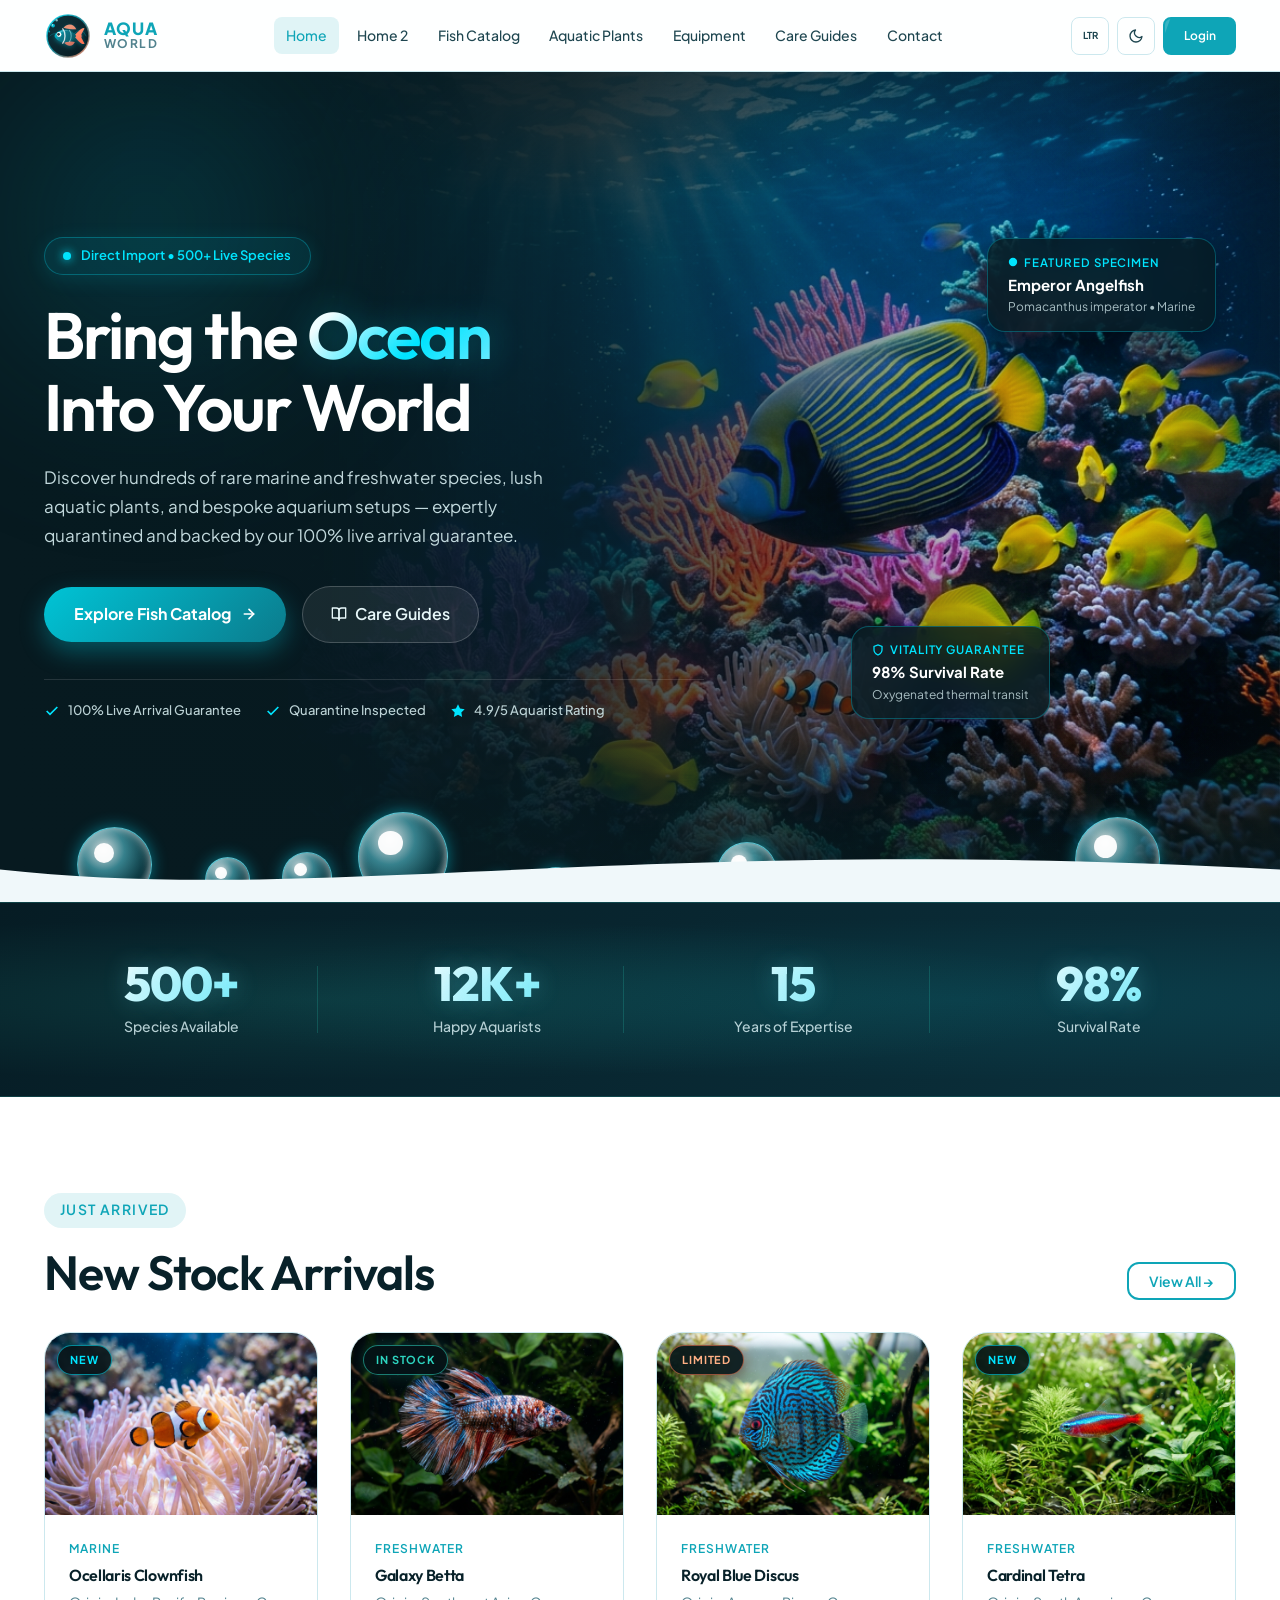
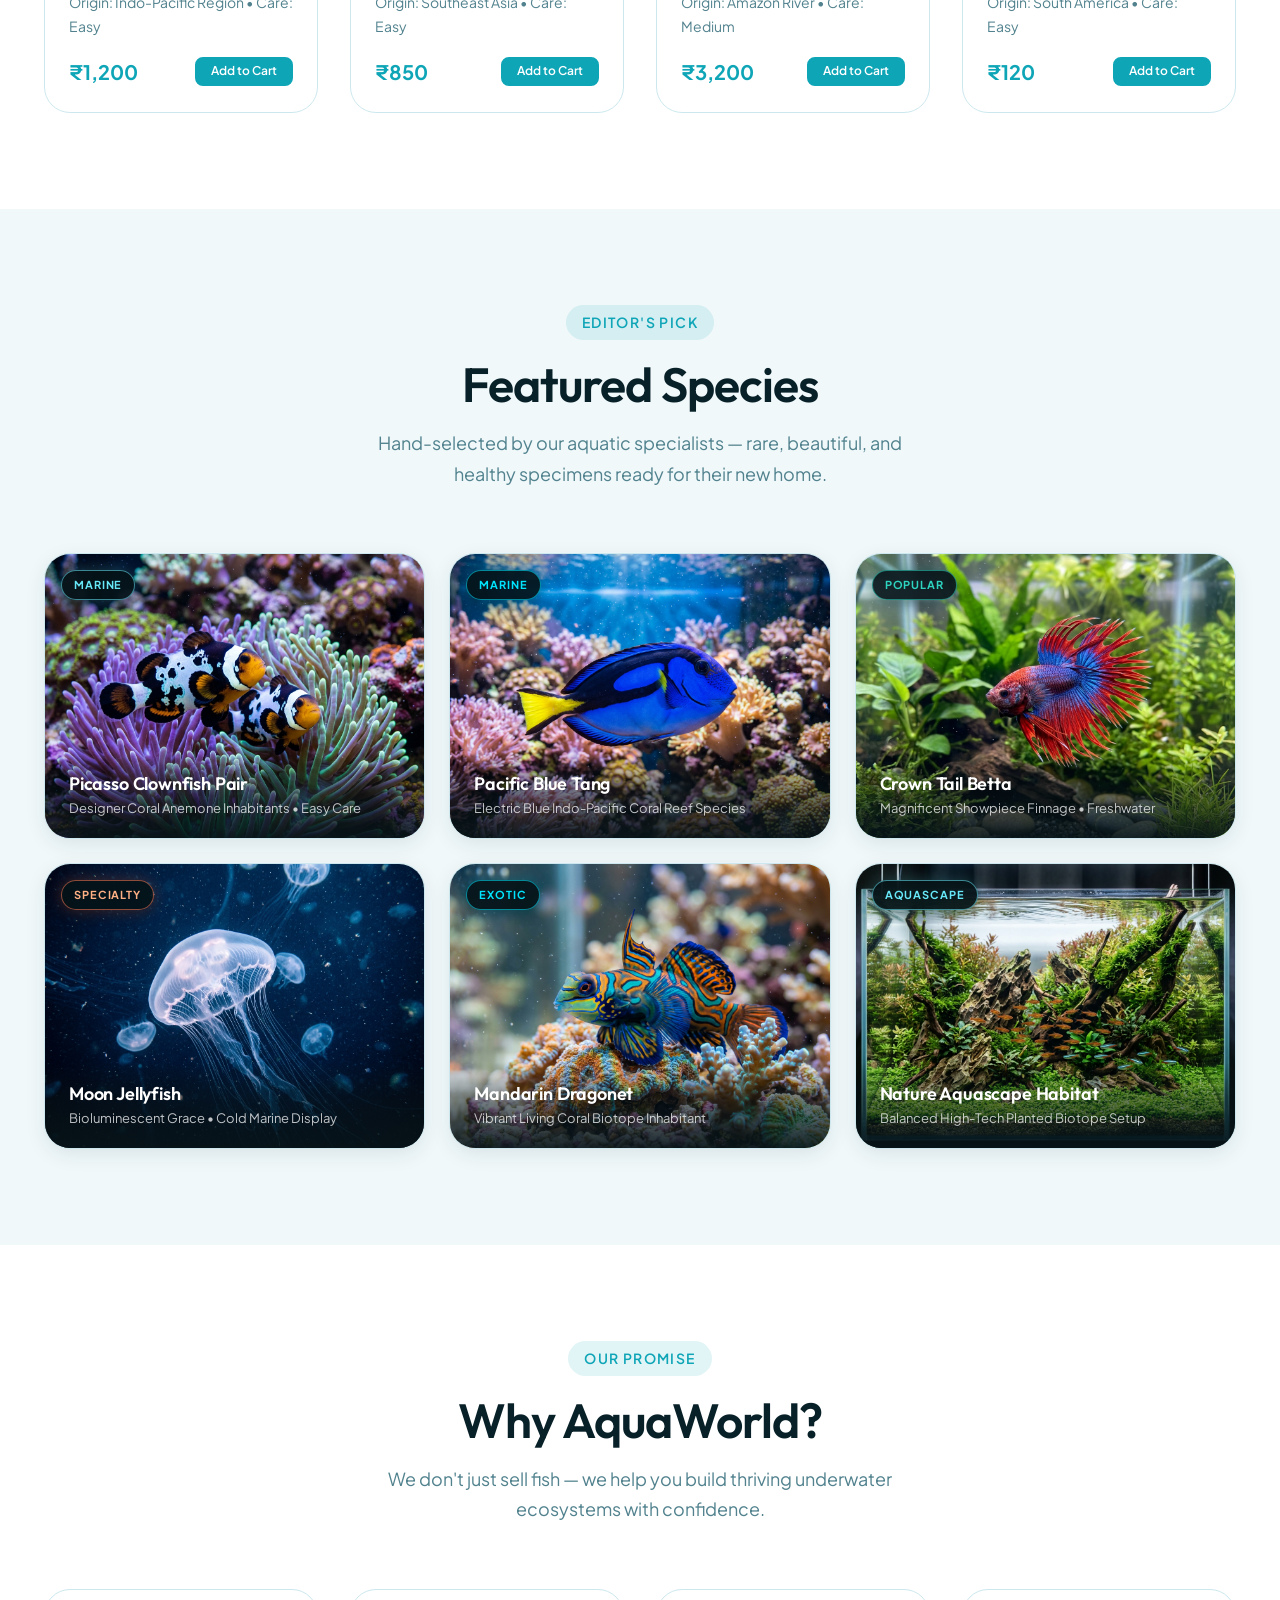
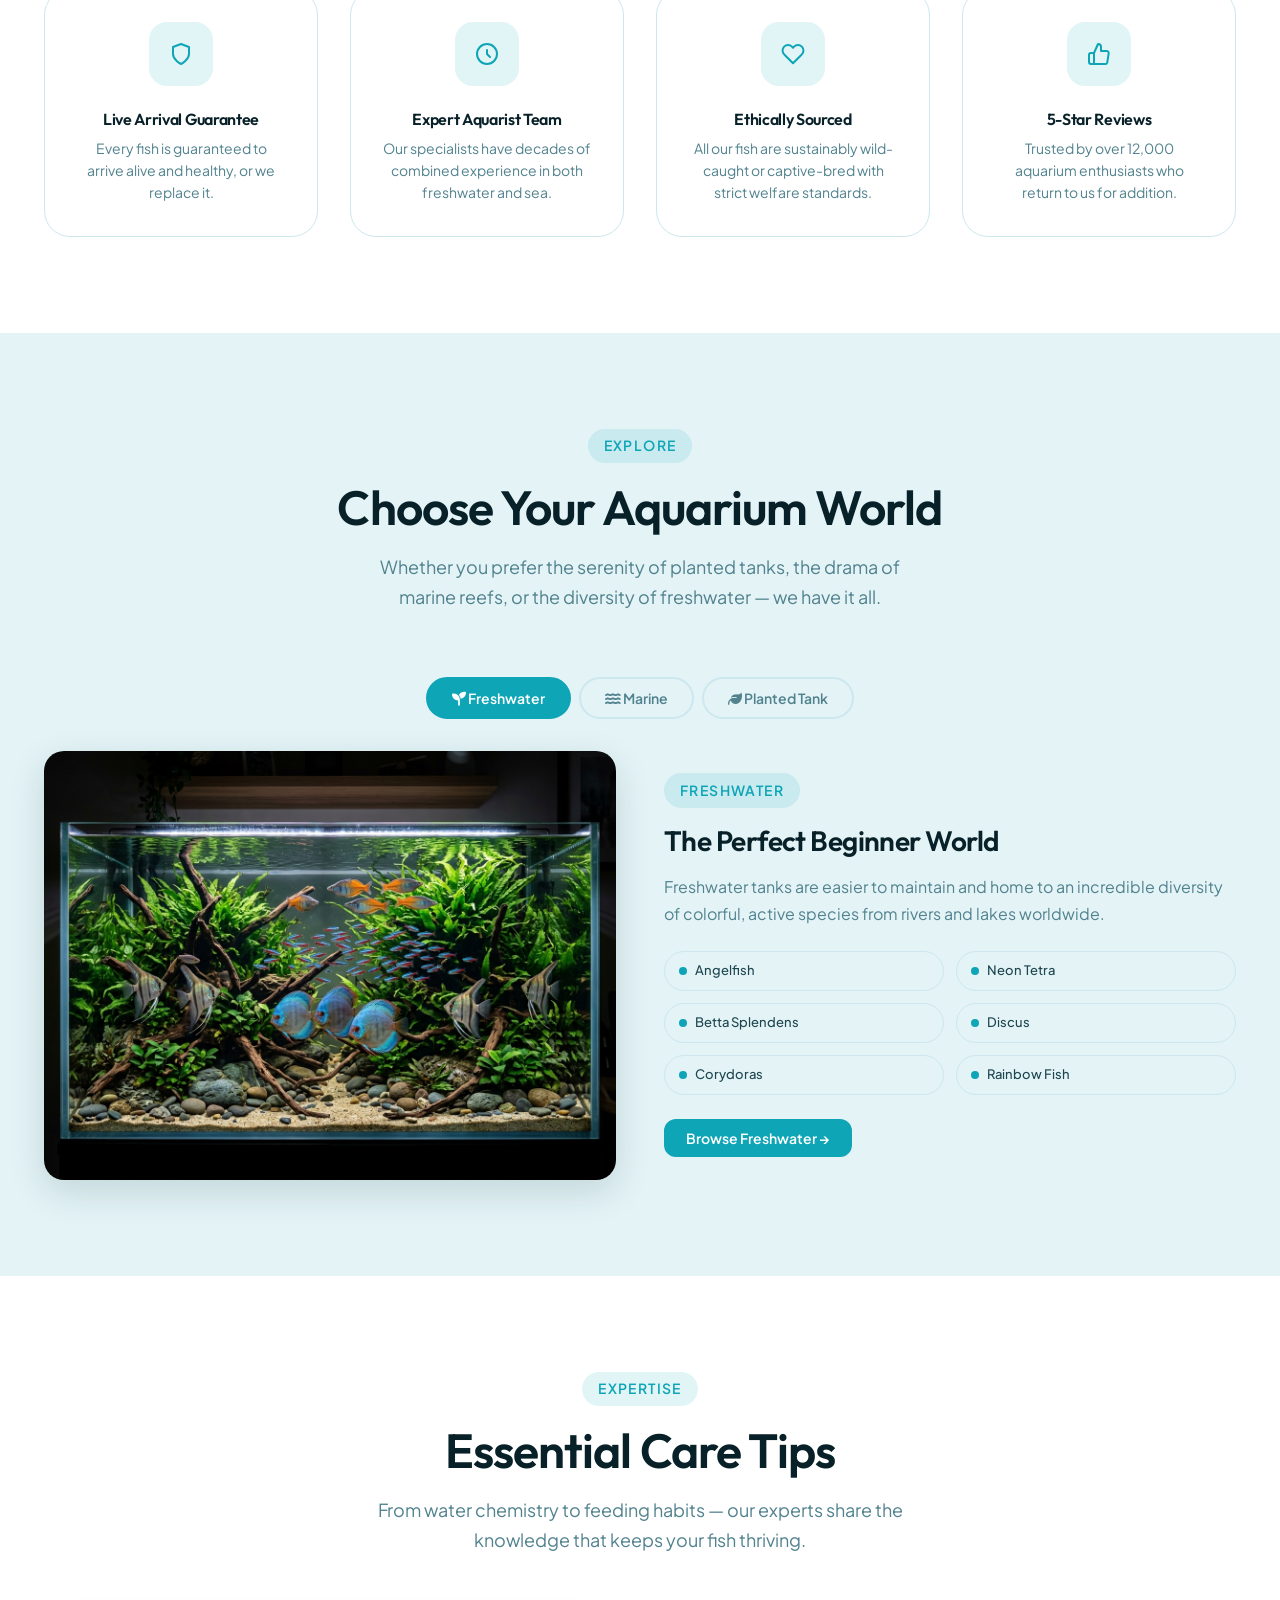
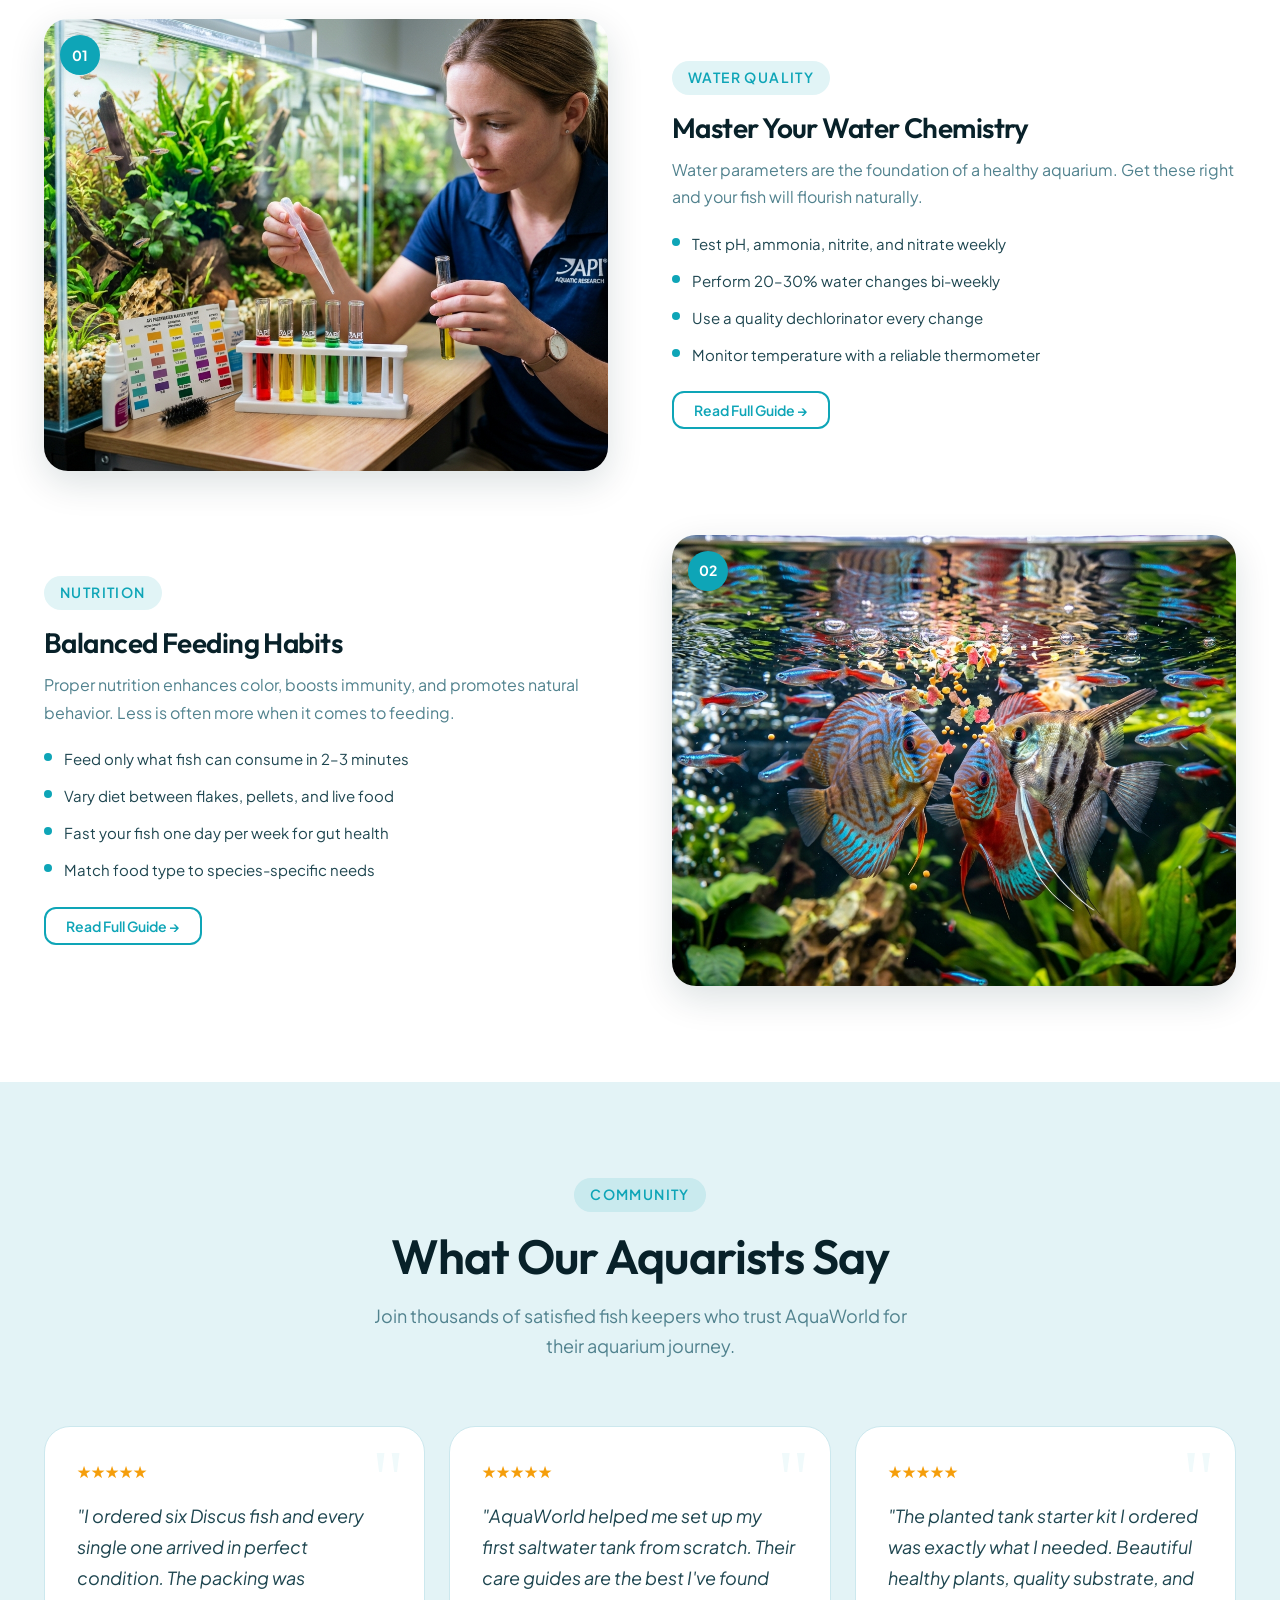
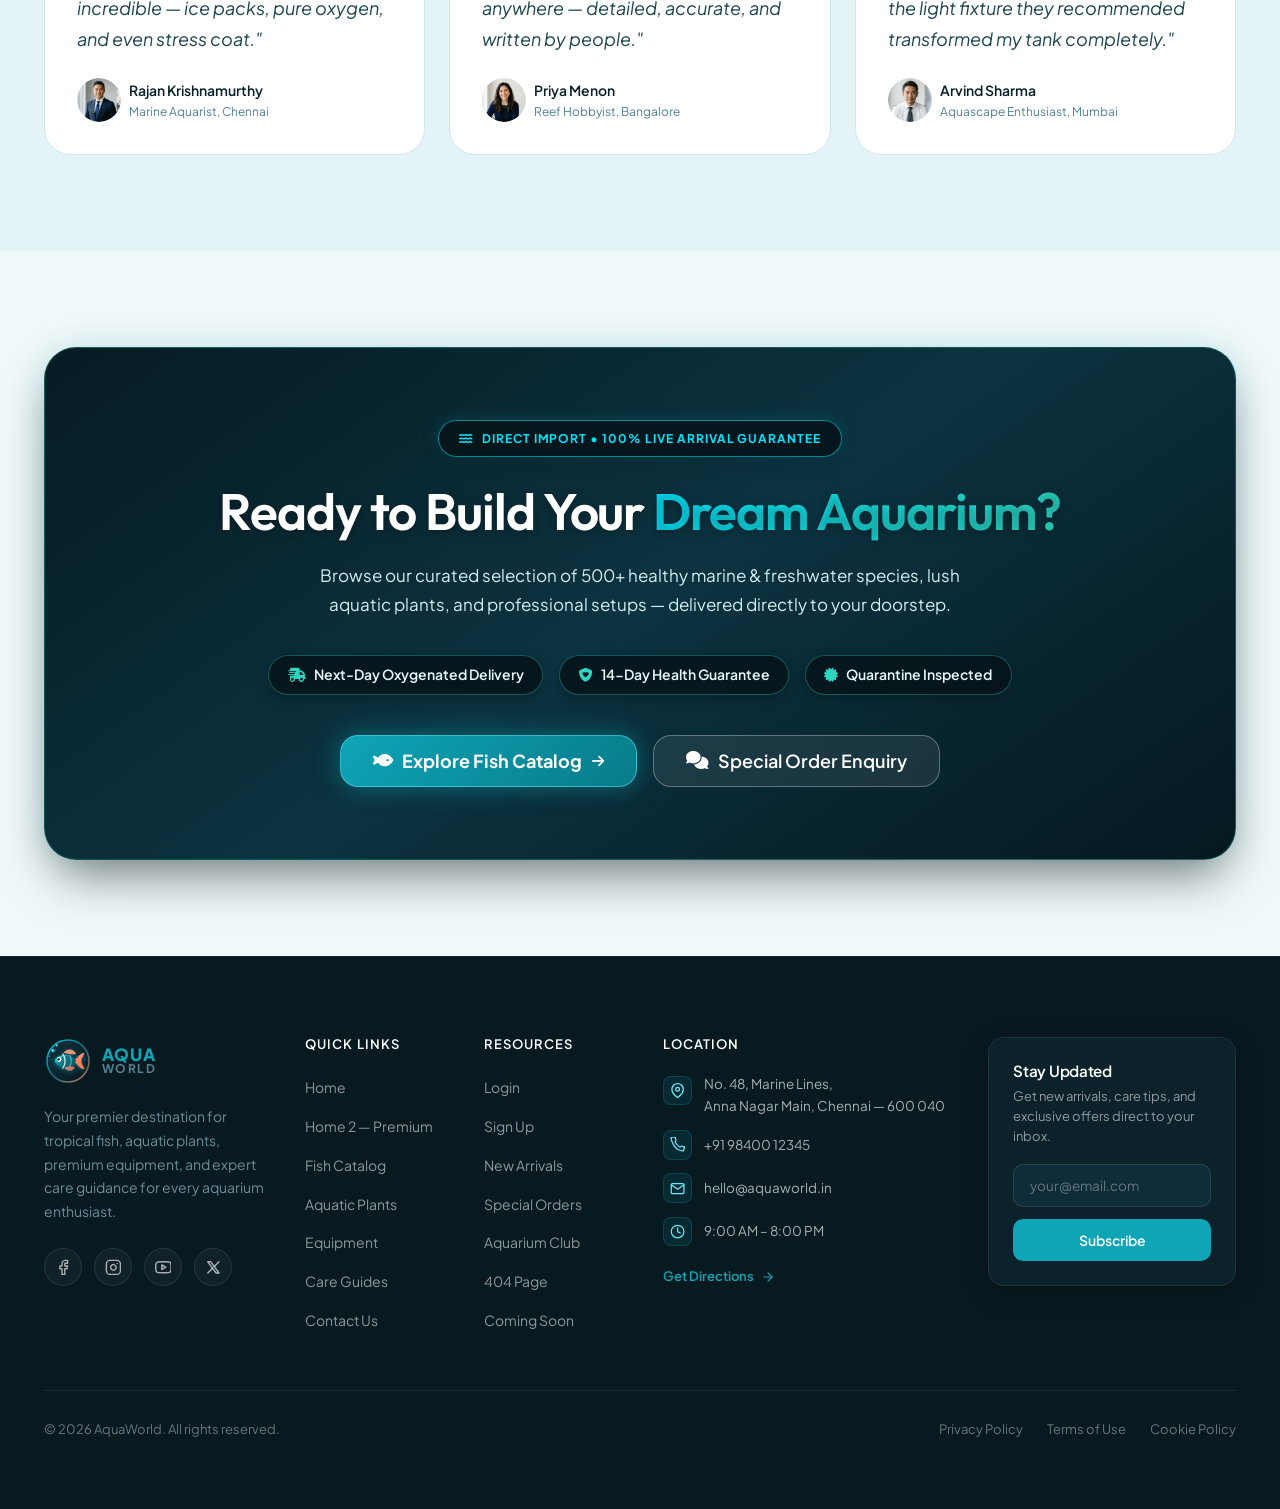
<file: index.html>
<!DOCTYPE html>
<html lang="en" id="root-html">
<head>
    <meta charset="UTF-8">
    <meta name="viewport" content="width=device-width, initial-scale=1.0">
    <meta name="description" content="AquaWorld — Your premier aquarium fish and aquatic supplies store. Shop tropical fish, marine species, aquatic plants, tanks, filters, and expert care guides.">
    <title>AquaWorld | Aquarium Fish & Aquatic Supplies Store</title>
    <link rel="icon" type="image/svg+xml" href="favicon.svg">
    <link rel="stylesheet" href="style.css">
    <style>
        /* ─── Hero Specific (Modern Luxury Aquatic) ─── */
        .hero-home {
            min-height: calc(100vh - 70px);
            position: relative;
            display: flex;
            align-items: center;
            overflow: hidden;
            background: #071a20;
            padding: 4rem 0 5rem;
        }

        .hero-home::before {
            content: '';
            position: absolute;
            top: -15%;
            left: -10%;
            width: 550px;
            height: 550px;
            background: radial-gradient(circle, rgba(0, 229, 255, 0.14) 0%, rgba(11, 123, 140, 0.04) 50%, transparent 75%);
            filter: blur(60px);
            pointer-events: none;
            z-index: 1;
        }

        .hero-fish-visual {
            position: absolute;
            inset: 0;
            width: 100%;
            height: 100%;
            overflow: hidden;
            pointer-events: none;
            z-index: 0;
        }

        .hero-fish-visual img {
            width: 100%;
            height: 100%;
            object-fit: cover;
            object-position: right center;
            filter: brightness(0.95) saturate(1.15);
        }

        /* Seamless luxury multi-stop blending gradient */
        .hero-fish-visual::after {
            content: '';
            position: absolute;
            inset: 0;
            background: linear-gradient(to right, 
                #071a20 0%, 
                rgba(7, 26, 32, 0.98) 25%, 
                rgba(7, 26, 32, 0.85) 45%, 
                rgba(7, 26, 32, 0.40) 68%, 
                rgba(7, 26, 32, 0.05) 86%,
                rgba(7, 26, 32, 0.35) 100%
            ),
            linear-gradient(to bottom,
                rgba(7, 26, 32, 0.6) 0%,
                transparent 15%,
                transparent 80%,
                #071a20 100%
            );
        }

        .hero-content {
            position: relative;
            z-index: 2;
            max-width: 660px;
            color: #fff;
        }

        .hero-pill-badge {
            display: inline-flex;
            align-items: center;
            gap: 0.625rem;
            font-size: 0.8125rem;
            font-weight: 600;
            color: #00E5FF;
            background: rgba(0, 229, 255, 0.08);
            border: 1px solid rgba(0, 229, 255, 0.28);
            padding: 0.45rem 1.15rem;
            border-radius: 9999px;
            margin-bottom: 1.5rem;
            backdrop-filter: blur(12px);
            box-shadow: 0 4px 20px rgba(0, 229, 255, 0.12);
        }

        .badge-pulse-dot {
            width: 8px;
            height: 8px;
            border-radius: 50%;
            background: #00E5FF;
            box-shadow: 0 0 10px #00E5FF;
            animation: pulse-glow 2s infinite;
        }

        @keyframes pulse-glow {
            0%, 100% { transform: scale(1); opacity: 1; box-shadow: 0 0 6px #00E5FF; }
            50% { transform: scale(1.3); opacity: 0.7; box-shadow: 0 0 14px #00E5FF; }
        }

        .hero-title-main {
            font-size: clamp(2.6rem, 5.2vw, 4.1rem);
            font-weight: 600;
            line-height: 1.1;
            letter-spacing: -0.03em;
            color: #FFFFFF;
            margin-bottom: 1.25rem;
        }

        .hero-title-gradient {
            background: linear-gradient(135deg, #FFFFFF 15%, #00E5FF 60%, #7BEBFF 100%);
            -webkit-background-clip: text;
            -webkit-text-fill-color: transparent;
            text-shadow: 0 0 35px rgba(0, 229, 255, 0.3);
            display: inline-block;
        }

        .hero-description {
            font-size: 1.0625rem;
            color: rgba(220, 243, 246, 0.88);
            line-height: 1.7;
            margin-bottom: 2.25rem;
            max-width: 540px;
            font-weight: 400;
        }

        .hero-cta-group {
            display: flex;
            align-items: center;
            gap: 1rem;
            flex-wrap: wrap;
            margin-bottom: 2.25rem;
        }

        .btn-hero-primary {
            display: inline-flex;
            align-items: center;
            gap: 0.625rem;
            background: linear-gradient(135deg, #00C4D6 0%, #0B7B8C 100%);
            color: #FFFFFF;
            font-weight: 700;
            font-size: 1rem;
            padding: 0.875rem 1.85rem;
            border-radius: var(--radius-full);
            text-decoration: none;
            box-shadow: 0 10px 25px rgba(0, 196, 214, 0.35);
            transition: all 0.3s cubic-bezier(0.16, 1, 0.3, 1);
        }

        .btn-hero-primary:hover {
            transform: translateY(-3px);
            box-shadow: 0 15px 35px rgba(0, 196, 214, 0.5);
            filter: brightness(1.08);
            color: #fff;
        }

        .btn-hero-secondary {
            display: inline-flex;
            align-items: center;
            gap: 0.5rem;
            background: rgba(255, 255, 255, 0.07);
            color: #E8F8FA;
            font-weight: 600;
            font-size: 1rem;
            padding: 0.875rem 1.75rem;
            border-radius: var(--radius-full);
            border: 1px solid rgba(255, 255, 255, 0.2);
            backdrop-filter: blur(10px);
            text-decoration: none;
            transition: all 0.3s ease;
        }

        .btn-hero-secondary:hover {
            background: rgba(255, 255, 255, 0.14);
            border-color: #00E5FF;
            color: #00E5FF;
            transform: translateY(-3px);
        }

        .hero-trust-strip {
            display: flex;
            align-items: center;
            gap: 1.5rem;
            flex-wrap: wrap;
            padding-top: 1.25rem;
            border-top: 1px solid rgba(255, 255, 255, 0.12);
        }

        .hero-trust-item {
            display: flex;
            align-items: center;
            gap: 0.5rem;
            font-size: 0.8125rem;
            color: rgba(220, 243, 246, 0.85);
            font-weight: 500;
        }

        .hero-trust-item svg {
            color: #00E5FF;
            flex-shrink: 0;
        }

        /* Floating Hero Badges (Right side over visual) */
        .hero-floating-card {
            position: absolute;
            background: rgba(7, 26, 32, 0.78);
            backdrop-filter: blur(16px);
            border: 1px solid rgba(0, 229, 255, 0.28);
            border-radius: var(--radius-lg);
            padding: 0.85rem 1.25rem;
            color: #fff;
            box-shadow: 0 20px 40px rgba(0, 0, 0, 0.45);
            z-index: 2;
            pointer-events: auto;
            transition: transform 0.4s ease, border-color 0.3s ease;
            animation: floatSlow 6s ease-in-out infinite;
        }

        .hero-floating-card:hover {
            transform: translateY(-6px) scale(1.02);
            border-color: rgba(0, 229, 255, 0.6);
        }

        .hero-floating-card-1 {
            top: 20%;
            right: 5%;
            animation-delay: 0s;
        }

        .hero-floating-card-2 {
            bottom: 22%;
            right: 18%;
            animation-delay: 3s;
        }

        @keyframes floatSlow {
            0%, 100% { transform: translateY(0); }
            50% { transform: translateY(-10px); }
        }

        .floating-card-title {
            font-size: 0.72rem;
            font-weight: 600;
            color: #00E5FF;
            text-transform: uppercase;
            letter-spacing: 0.08em;
            margin-bottom: 0.25rem;
            display: flex;
            align-items: center;
            gap: 0.4rem;
        }

        .floating-card-value {
            font-size: 0.9375rem;
            font-weight: 700;
            color: #FFFFFF;
            line-height: 1.2;
        }

        .floating-card-meta {
            font-size: 0.75rem;
            color: rgba(220, 243, 246, 0.75);
            margin-top: 0.2rem;
        }



        /* Featured 3x2 Grid */
        .featured-grid-3x2 {
            display: grid;
            grid-template-columns: repeat(3, 1fr);
            gap: 1.5rem;
        }

        .species-card-3x2 {
            border-radius: var(--radius-xl);
            overflow: hidden;
            position: relative;
            aspect-ratio: 4/3;
            background: var(--bg-surface-2);
            box-shadow: var(--shadow-md);
            border: 1px solid var(--border-color);
            transition: transform var(--transition-premium), box-shadow var(--transition-premium), border-color var(--transition-base);
            cursor: pointer;
            text-decoration: none;
            display: block;
        }

        .species-card-3x2:hover {
            transform: translateY(-6px);
            box-shadow: var(--glow-primary);
            border-color: rgba(11,123,140,0.4);
        }

        .species-card-3x2 img {
            position: absolute;
            inset: 0;
            width: 100%;
            height: 100%;
            object-fit: cover;
            transition: transform 0.7s cubic-bezier(0.16,1,0.3,1), filter 0.4s ease;
        }

        .species-card-3x2:hover img {
            transform: scale(1.08);
            filter: brightness(1.06) saturate(1.1);
        }

        .species-card-3x2-badge {
            position: absolute;
            top: 1rem;
            left: 1rem;
            z-index: 2;
        }

        .species-card-3x2-info {
            position: absolute;
            bottom: 0;
            left: 0;
            right: 0;
            padding: 1.25rem 1.5rem;
            background: linear-gradient(to top, rgba(7,20,25,0.95) 0%, rgba(7,20,25,0.5) 60%, transparent 100%);
            color: #fff;
            z-index: 2;
            transform: translateY(2px);
            transition: transform var(--transition-base);
        }

        .species-card-3x2:hover .species-card-3x2-info {
            transform: translateY(0);
        }

        .species-card-3x2-info h4 {
            font-size: 1.125rem;
            font-weight: 600;
            color: #fff;
            margin-bottom: 0.25rem;
            letter-spacing: -0.01em;
        }

        .species-card-3x2-info p {
            font-size: 0.8125rem;
            color: rgba(255,255,255,0.75);
            font-weight: 400;
            margin-bottom: 0;
        }

        /* Aquarium Types */
        .aq-type-tabs { display: flex; gap: 0.5rem; margin-bottom: 2rem; flex-wrap: wrap; justify-content: center; }
        .aq-tab-btn {
            padding: 0.625rem 1.5rem;
            border-radius: 9999px;
            font-size: 0.875rem;
            font-weight: 600;
            border: 2px solid var(--border-color);
            background: transparent;
            color: var(--text-muted);
            cursor: pointer;
            transition: all 0.2s;
            font-family: var(--font-sans);
        }
        .aq-tab-btn:hover, .aq-tab-btn.active {
            background: var(--clr-primary);
            border-color: var(--clr-primary);
            color: #fff;
        }

        .aq-type-content { display: none; }
        .aq-type-content.active { display: grid; grid-template-columns: 1fr 1fr; gap: 3rem; align-items: center; }

        .aq-type-img {
            border-radius: 1.25rem;
            overflow: hidden;
            aspect-ratio: 4/3;
            box-shadow: var(--shadow-lg);
        }

        .aq-type-img img { width: 100%; height: 100%; object-fit: cover; }

        .aq-type-fish-list {
            display: grid;
            grid-template-columns: 1fr 1fr;
            gap: 0.75rem;
            margin-top: 1.5rem;
        }

        .aq-fish-chip {
            display: flex;
            align-items: center;
            gap: 0.5rem;
            padding: 0.5rem 0.875rem;
            background: var(--bg-surface-2);
            border: 1px solid var(--border-color);
            border-radius: 9999px;
            font-size: 0.8125rem;
            font-weight: 500;
            color: var(--text-body);
        }

        .aq-fish-dot { width: 8px; height: 8px; border-radius: 50%; background: var(--clr-primary); }

        /* Care tips alternating */
        .care-tip-row {
            display: grid;
            grid-template-columns: 1fr 1fr;
            gap: 4rem;
            align-items: center;
            margin-bottom: 4rem;
        }
        .care-tip-row:last-child { margin-bottom: 0; }
        .care-tip-row.rev { direction: rtl; }
        .care-tip-row.rev > * { direction: ltr; }

        .care-tip-img-wrap {
            border-radius: 1.5rem;
            overflow: hidden;
            aspect-ratio: 5/4;
            box-shadow: var(--shadow-lg);
            position: relative;
        }

        .care-tip-img-wrap img { width: 100%; height: 100%; object-fit: cover; }

        .care-tip-num {
            position: absolute;
            top: 1rem; left: 1rem;
            width: 40px; height: 40px;
            background: var(--clr-primary);
            color: #fff;
            border-radius: 50%;
            display: flex;
            align-items: center;
            justify-content: center;
            font-size: 0.875rem;
            font-weight: 700;
        }

        .care-list { list-style: none; display: flex; flex-direction: column; gap: 0.75rem; margin-top: 1.25rem; }

        .care-list li {
            display: flex;
            align-items: flex-start;
            gap: 0.75rem;
            font-size: 0.9375rem;
            color: var(--text-body);
            font-weight: 400;
        }

        .care-list li::before {
            content: '';
            width: 8px; height: 8px;
            background: var(--clr-primary);
            border-radius: 50%;
            flex-shrink: 0;
            margin-top: 7px;
        }

        /* Testimonials */
        .testimonials-grid {
            display: grid;
            grid-template-columns: repeat(3, 1fr);
            gap: 1.5rem;
        }

        /* Wave divider */
        .wave-top {
            width: 100%;
            overflow: hidden;
            line-height: 0;
            margin-bottom: -2px;
        }
        .wave-top svg { display: block; width: 100%; }

        /* ─── RTL Support for Hero & Index Elements ─── */
        [dir="rtl"] .hero-home {
            background: radial-gradient(circle at 90% 40%, #0d313c 0%, #071a20 55%, #030d10 100%);
        }
        [dir="rtl"] .hero-home::before {
            left: auto;
            right: -10%;
        }
        [dir="rtl"] .hero-fish-visual img {
            object-position: left center;
        }
        [dir="rtl"] .hero-fish-visual::after {
            background: linear-gradient(to left, 
                #071a20 0%, 
                rgba(7, 26, 32, 0.98) 25%, 
                rgba(7, 26, 32, 0.85) 45%, 
                rgba(7, 26, 32, 0.40) 68%, 
                rgba(7, 26, 32, 0.05) 86%, 
                rgba(7, 26, 32, 0.35) 100%
            ),
            linear-gradient(to bottom,
                rgba(7, 26, 32, 0.6) 0%,
                transparent 15%,
                transparent 80%,
                #071a20 100%
            );
        }
        [dir="rtl"] .hero-floating-card-1 {
            right: auto;
            left: 5%;
        }
        [dir="rtl"] .hero-floating-card-2 {
            right: auto;
            left: 18%;
        }
        [dir="rtl"] .hero-content {
            text-align: right;
        }
        [dir="rtl"] .hero-description {
            direction: ltr;
            text-align: right;
            unicode-bidi: plaintext;
        }
        [dir="rtl"] .btn-hero-primary svg {
            transform: scaleX(-1);
        }
        [dir="rtl"] .species-card-3x2-badge {
            left: auto;
            right: 1rem;
        }
        [dir="rtl"] .care-tip-num {
            left: auto;
            right: 1rem;
        }
        [dir="rtl"] .care-tip-row.rev {
            direction: ltr;
        }
        [dir="rtl"] .care-tip-row.rev > * {
            direction: rtl;
        }

        @media (max-width: 1024px) {
            .hero-floating-card { display: none; }
            .featured-grid-3x2 { grid-template-columns: repeat(2, 1fr); }
            .aq-type-content.active { grid-template-columns: 1fr; gap: 2rem; }
            .testimonials-grid { grid-template-columns: 1fr 1fr; }
            .testimonials-grid .testimonial-card:last-child:nth-child(odd) {
                grid-column: 1 / -1;
                justify-self: center;
                width: 100%;
                max-width: calc(50% - 0.75rem);
            }
        }

        @media (max-width: 768px) {
            .hero-fish-visual img { opacity: 0.35; object-position: center; }
            .hero-floating-card { display: none; }
            .hero-home { padding: 3.5rem 0 4.5rem; min-height: auto; }
            .hero-title-main { font-size: 2.35rem; }
            .featured-grid-3x2 { grid-template-columns: 1fr; }
            .care-tip-row, .care-tip-row.rev { grid-template-columns: 1fr; direction: ltr; gap: 2rem; }
            .testimonials-grid { grid-template-columns: 1fr; }
            .testimonials-grid .testimonial-card:last-child:nth-child(odd) {
                grid-column: auto;
                max-width: 100%;
            }
            .aq-type-fish-list { grid-template-columns: 1fr; }
        }
    </style>
</head>
<body>

<!-- Navbar placeholder -->
<div id="main-nav"></div>

<!-- ─── HERO ──────────────────────────────────────── -->
<section class="hero-home">
    <!-- Bubble decorations -->
    <div class="bubble-wrap" aria-hidden="true">
        <div class="bubble" style="width:75px;height:75px;left:6%;bottom:0;animation-duration:12s;animation-delay:0s;"></div>
        <div class="bubble" style="width:45px;height:45px;left:16%;bottom:0;animation-duration:9s;animation-delay:1.5s;"></div>
        <div class="bubble" style="width:90px;height:90px;left:28%;bottom:0;animation-duration:14s;animation-delay:3s;"></div>
        <div class="bubble" style="width:35px;height:35px;left:42%;bottom:0;animation-duration:8s;animation-delay:0.8s;"></div>
        <div class="bubble" style="width:60px;height:60px;left:56%;bottom:0;animation-duration:11s;animation-delay:2.2s;"></div>
        <div class="bubble" style="width:40px;height:40px;left:70%;bottom:0;animation-duration:10s;animation-delay:4s;"></div>
        <div class="bubble" style="width:85px;height:85px;left:84%;bottom:0;animation-duration:13s;animation-delay:1s;"></div>
        <div class="bubble" style="width:30px;height:30px;left:92%;bottom:0;animation-duration:7s;animation-delay:2.8s;"></div>
        <div class="bubble" style="width:50px;height:50px;left:22%;bottom:0;animation-duration:10.5s;animation-delay:5s;"></div>
        <div class="bubble" style="width:25px;height:25px;left:38%;bottom:0;animation-duration:6.5s;animation-delay:4.2s;"></div>
    </div>

    <!-- Fish visual (right side with seamless multi-stop gradient mask) -->
    <div class="hero-fish-visual">
        <img src="assets/images/hero_ocean_fish.jpg" alt="Vibrant marine coral reef aquarium with Emperor Angelfish and Yellow Tangs" loading="eager" class="animate-slow-zoom">
    </div>

    <!-- Floating Specimen Card 1 (Top Right) -->
    <div class="hero-floating-card hero-floating-card-1">
        <div class="floating-card-title">
            <svg width="10" height="10" viewBox="0 0 24 24" fill="#00E5FF"><circle cx="12" cy="12" r="10"/></svg>
            Featured Specimen
        </div>
        <div class="floating-card-value">Emperor Angelfish</div>
        <div class="floating-card-meta">Pomacanthus imperator &bull; Marine</div>
    </div>

    <!-- Floating Vitality Card 2 (Bottom Right) -->
    <div class="hero-floating-card hero-floating-card-2">
        <div class="floating-card-title">
            <svg width="12" height="12" viewBox="0 0 24 24" fill="none" stroke="currentColor" stroke-width="2.5"><path d="M12 22s8-4 8-10V5l-8-3-8 3v7c0 6 8 10 8 10z"/></svg>
            Vitality Guarantee
        </div>
        <div class="floating-card-value">98% Survival Rate</div>
        <div class="floating-card-meta">Oxygenated thermal transit</div>
    </div>

    <!-- Content -->
    <div class="container" style="position:relative;z-index:2;">
        <div class="hero-content animate-fade-in-up">
            <div class="hero-pill-badge">
                <span class="badge-pulse-dot"></span>
                Direct Import &bull; 500+ Live Species
            </div>
            <h1 class="hero-title-main">
                Bring the <span class="hero-title-gradient">Ocean</span><br>
                Into Your World
            </h1>
            <p class="hero-description">
                Discover hundreds of rare marine and freshwater species, lush aquatic plants, and bespoke aquarium setups — expertly quarantined and backed by our 100% live arrival guarantee.
            </p>
            <div class="hero-cta-group">
                <a href="catalog.html" class="btn-hero-primary">
                    Explore Fish Catalog
                    <svg xmlns="http://www.w3.org/2000/svg" width="16" height="16" viewBox="0 0 24 24" fill="none" stroke="currentColor" stroke-width="2.5" stroke-linecap="round" stroke-linejoin="round"><line x1="5" y1="12" x2="19" y2="12"></line><polyline points="12 5 19 12 12 19"></polyline></svg>
                </a>
                <a href="care-guides.html" class="btn-hero-secondary">
                    <svg xmlns="http://www.w3.org/2000/svg" width="16" height="16" viewBox="0 0 24 24" fill="none" stroke="currentColor" stroke-width="2" stroke-linecap="round" stroke-linejoin="round"><path d="M2 3h6a4 4 0 0 1 4 4v14a3 3 0 0 0-3-3H2z"></path><path d="M22 3h-6a4 4 0 0 0-4 4v14a3 3 0 0 1 3-3h7z"></path></svg>
                    Care Guides
                </a>
            </div>

            <div class="hero-trust-strip">
                <div class="hero-trust-item">
                    <svg xmlns="http://www.w3.org/2000/svg" width="16" height="16" viewBox="0 0 24 24" fill="none" stroke="currentColor" stroke-width="2.5"><polyline points="20 6 9 17 4 12"></polyline></svg>
                    100% Live Arrival Guarantee
                </div>
                <div class="hero-trust-item">
                    <svg xmlns="http://www.w3.org/2000/svg" width="16" height="16" viewBox="0 0 24 24" fill="none" stroke="currentColor" stroke-width="2.5"><polyline points="20 6 9 17 4 12"></polyline></svg>
                    Quarantine Inspected
                </div>
                <div class="hero-trust-item">
                    <svg xmlns="http://www.w3.org/2000/svg" width="16" height="16" viewBox="0 0 24 24" fill="currentColor"><polygon points="12 2 15.09 8.26 22 9.27 17 14.14 18.18 21.02 12 17.77 5.82 21.02 7 14.14 2 9.27 8.91 8.26 12 2"/></svg>
                    4.9/5 Aquarist Rating
                </div>
            </div>
        </div>
    </div>

    <!-- Hero bottom wave -->
    <div class="wave-top" style="position:absolute;bottom:-1px;left:0;right:0;z-index:3;">
        <svg viewBox="0 0 1440 80" fill="none" xmlns="http://www.w3.org/2000/svg" preserveAspectRatio="none">
            <path d="M0,40 C360,80 720,0 1440,40 L1440,80 L0,80 Z" fill="var(--bg-base)"/>
        </svg>
    </div>
</section>

<!-- ─── STATS STRIP ────────────────────────────────── -->
<section class="stats-strip">
    <div class="container">
        <div class="stats-grid">
            <div class="stat-item reveal">
                <span class="stat-number">500+</span>
                <span class="stat-label">Species Available</span>
            </div>
            <div class="stat-item reveal delay-100">
                <span class="stat-number">12K+</span>
                <span class="stat-label">Happy Aquarists</span>
            </div>
            <div class="stat-item reveal delay-200">
                <span class="stat-number">15</span>
                <span class="stat-label">Years of Expertise</span>
            </div>
            <div class="stat-item reveal delay-300">
                <span class="stat-number">98%</span>
                <span class="stat-label">Survival Rate</span>
            </div>
        </div>
    </div>
</section>

<!-- ─── NEW STOCK ARRIVALS ─────────────────────────── -->
<section class="section bg-surface">
    <div class="container">
        <div class="section-header" style="display:flex;align-items:flex-end;justify-content:space-between;flex-wrap:wrap;gap:1rem;margin-bottom:2rem;">
            <div>
                <span class="section-label">Just Arrived</span>
                <h2 class="section-title" style="margin-bottom:0;">New Stock Arrivals</h2>
            </div>
            <a href="catalog.html" class="btn btn-secondary">View All →</a>
        </div>

        <div class="grid-4 stagger-children reveal">
            <!-- Arrival card 1 -->
            <div class="product-card">
                <div class="product-card-img-wrap">
                    <img src="assets/images/ocellaris_clownfish.jpg" alt="Ocellaris Clownfish" loading="lazy">
                    <div class="product-card-badge"><span class="badge badge-primary">New</span></div>
                </div>
                <div class="product-card-body">
                    <span class="product-card-category">Marine</span>
                    <h3 class="product-card-name">Ocellaris Clownfish</h3>
                    <p class="product-card-meta">Origin: Indo-Pacific Region &bull; Care: Easy</p>
                    <div class="product-card-footer">
                        <span class="product-price">₹1,200</span>
                        <a href="catalog.html" class="btn btn-primary btn-sm">Add to Cart</a>
                    </div>
                </div>
            </div>

            <!-- Arrival card 2 -->
            <div class="product-card">
                <div class="product-card-img-wrap">
                    <img src="assets/images/galaxy_betta.jpg" alt="Galaxy Betta" loading="lazy">
                    <div class="product-card-badge"><span class="badge badge-success">In Stock</span></div>
                </div>
                <div class="product-card-body">
                    <span class="product-card-category">Freshwater</span>
                    <h3 class="product-card-name">Galaxy Betta</h3>
                    <p class="product-card-meta">Origin: Southeast Asia &bull; Care: Easy</p>
                    <div class="product-card-footer">
                        <span class="product-price">₹850</span>
                        <a href="catalog.html" class="btn btn-primary btn-sm">Add to Cart</a>
                    </div>
                </div>
            </div>

            <!-- Arrival card 3 -->
            <div class="product-card">
                <div class="product-card-img-wrap">
                    <img src="assets/images/royal_blue_discus.jpg" alt="Royal Blue Discus" loading="lazy">
                    <div class="product-card-badge"><span class="badge badge-warning">Limited</span></div>
                </div>
                <div class="product-card-body">
                    <span class="product-card-category">Freshwater</span>
                    <h3 class="product-card-name">Royal Blue Discus</h3>
                    <p class="product-card-meta">Origin: Amazon River &bull; Care: Medium</p>
                    <div class="product-card-footer">
                        <span class="product-price">₹3,200</span>
                        <a href="catalog.html" class="btn btn-primary btn-sm">Add to Cart</a>
                    </div>
                </div>
            </div>

            <!-- Arrival card 4 -->
            <div class="product-card">
                <div class="product-card-img-wrap">
                    <img src="assets/images/cardinal_tetra.jpg" alt="Cardinal Tetra" loading="lazy">
                    <div class="product-card-badge"><span class="badge badge-primary">New</span></div>
                </div>
                <div class="product-card-body">
                    <span class="product-card-category">Freshwater</span>
                    <h3 class="product-card-name">Cardinal Tetra</h3>
                    <p class="product-card-meta">Origin: South America &bull; Care: Easy</p>
                    <div class="product-card-footer">
                        <span class="product-price">₹120</span>
                        <a href="catalog.html" class="btn btn-primary btn-sm">Add to Cart</a>
                    </div>
                </div>
            </div>
        </div>
    </div>
</section>

<!-- ─── FEATURED SPECIES (3x2 Grid) ────────────────── -->
<section class="section">
    <div class="container">
        <div class="section-header centered reveal">
            <span class="section-label">Editor's Pick</span>
            <h2 class="section-title">Featured Species</h2>
            <p class="section-desc">Hand-selected by our aquatic specialists — rare, beautiful, and healthy specimens ready for their new home.</p>
        </div>

        <div class="featured-grid-3x2 stagger-children reveal">
            <!-- Card 1 -->
            <a href="catalog.html" class="species-card-3x2">
                <div class="species-card-3x2-badge">
                    <span class="badge badge-info">Marine</span>
                </div>
                <img src="assets/images/picasso_clownfish.jpg" alt="Picasso Clownfish Pair" loading="lazy">
                <div class="species-card-3x2-info">
                    <h4>Picasso Clownfish Pair</h4>
                    <p>Designer Coral Anemone Inhabitants &bull; Easy Care</p>
                </div>
            </a>

            <!-- Card 2 -->
            <a href="catalog.html" class="species-card-3x2">
                <div class="species-card-3x2-badge">
                    <span class="badge badge-primary">Marine</span>
                </div>
                <img src="assets/images/pacific_blue_tang.jpg" alt="Pacific Blue Tang" loading="lazy">
                <div class="species-card-3x2-info">
                    <h4>Pacific Blue Tang</h4>
                    <p>Electric Blue Indo-Pacific Coral Reef Species</p>
                </div>
            </a>

            <!-- Card 3 -->
            <a href="catalog.html" class="species-card-3x2">
                <div class="species-card-3x2-badge">
                    <span class="badge badge-success">Popular</span>
                </div>
                <img src="assets/images/crowntail_betta.jpg" alt="Crown Tail Betta" loading="lazy">
                <div class="species-card-3x2-info">
                    <h4>Crown Tail Betta</h4>
                    <p>Magnificent Showpiece Finnage &bull; Freshwater</p>
                </div>
            </a>

            <!-- Card 4 -->
            <a href="catalog.html" class="species-card-3x2">
                <div class="species-card-3x2-badge">
                    <span class="badge badge-warning">Specialty</span>
                </div>
                <img src="assets/images/moon_jellyfish.jpg" alt="Moon Jellyfish" loading="lazy">
                <div class="species-card-3x2-info">
                    <h4>Moon Jellyfish</h4>
                    <p>Bioluminescent Grace &bull; Cold Marine Display</p>
                </div>
            </a>

            <!-- Card 5 -->
            <a href="catalog.html" class="species-card-3x2">
                <div class="species-card-3x2-badge">
                    <span class="badge badge-danger">Exotic</span>
                </div>
                <img src="assets/images/mandarin_dragonet.jpg" alt="Mandarin Dragonet" loading="lazy">
                <div class="species-card-3x2-info">
                    <h4>Mandarin Dragonet</h4>
                    <p>Vibrant Living Coral Biotope Inhabitant</p>
                </div>
            </a>

            <!-- Card 6 -->
            <a href="plants.html" class="species-card-3x2">
                <div class="species-card-3x2-badge">
                    <span class="badge badge-info">Aquascape</span>
                </div>
                <img src="assets/images/nature_aquascape.jpg" alt="Planted Nature Aquascape" loading="lazy">
                <div class="species-card-3x2-info">
                    <h4>Nature Aquascape Habitat</h4>
                    <p>Balanced High-Tech Planted Biotope Setup</p>
                </div>
            </a>
        </div>
    </div>
</section>

<!-- ─── WHY CHOOSE US ──────────────────────────────── -->
<section class="section bg-surface">
    <div class="container">
        <div class="section-header centered reveal">
            <span class="section-label">Our Promise</span>
            <h2 class="section-title">Why AquaWorld?</h2>
            <p class="section-desc">We don't just sell fish — we help you build thriving underwater ecosystems with confidence.</p>
        </div>

        <div class="grid-4 stagger-children reveal">
            <div class="feature-card">
                <div class="feature-icon-wrap">
                    <svg xmlns="http://www.w3.org/2000/svg" width="24" height="24" viewBox="0 0 24 24" fill="none" stroke="currentColor" stroke-width="2" stroke-linecap="round" stroke-linejoin="round"><path d="M12 22s8-4 8-10V5l-8-3-8 3v7c0 6 8 10 8 10z"/></svg>
                </div>
                <h3 class="feature-card-title">Live Arrival Guarantee</h3>
                <p class="feature-card-text">Every fish is guaranteed to arrive alive and healthy, or we replace it.</p>
            </div>

            <div class="feature-card">
                <div class="feature-icon-wrap">
                    <svg xmlns="http://www.w3.org/2000/svg" width="24" height="24" viewBox="0 0 24 24" fill="none" stroke="currentColor" stroke-width="2" stroke-linecap="round" stroke-linejoin="round"><circle cx="12" cy="12" r="10"/><path d="M12 8v4l3 3"/></svg>
                </div>
                <h3 class="feature-card-title">Expert Aquarist Team</h3>
                <p class="feature-card-text">Our specialists have decades of combined experience in both freshwater and sea.</p>
            </div>

            <div class="feature-card">
                <div class="feature-icon-wrap">
                    <svg xmlns="http://www.w3.org/2000/svg" width="24" height="24" viewBox="0 0 24 24" fill="none" stroke="currentColor" stroke-width="2" stroke-linecap="round" stroke-linejoin="round"><path d="M20.84 4.61a5.5 5.5 0 0 0-7.78 0L12 5.67l-1.06-1.06a5.5 5.5 0 0 0-7.78 7.78l1.06 1.06L12 21.23l7.78-7.78 1.06-1.06a5.5 5.5 0 0 0 0-7.78z"/></svg>
                </div>
                <h3 class="feature-card-title">Ethically Sourced</h3>
                <p class="feature-card-text">All our fish are sustainably wild-caught or captive-bred with strict welfare standards.</p>
            </div>

            <div class="feature-card">
                <div class="feature-icon-wrap">
                    <svg xmlns="http://www.w3.org/2000/svg" width="24" height="24" viewBox="0 0 24 24" fill="none" stroke="currentColor" stroke-width="2" stroke-linecap="round" stroke-linejoin="round"><path d="M14 9V5a3 3 0 0 0-3-3l-4 9v11h11.28a2 2 0 0 0 2-1.7l1.38-9a2 2 0 0 0-2-2.3z"/><path d="M7 22H4a2 2 0 0 1-2-2v-7a2 2 0 0 1 2-2h3"/></svg>
                </div>
                <h3 class="feature-card-title">5-Star Reviews</h3>
                <p class="feature-card-text">Trusted by over 12,000 aquarium enthusiasts who return to us for addition.</p>
            </div>
        </div>
    </div>
</section>

<!-- ─── AQUARIUM TYPES EXPLORER ────────────────────── -->
<section class="section" style="background:var(--bg-surface-2);">
    <div class="container">
        <div class="section-header centered reveal">
            <span class="section-label">Explore</span>
            <h2 class="section-title">Choose Your Aquarium World</h2>
            <p class="section-desc">Whether you prefer the serenity of planted tanks, the drama of marine reefs, or the diversity of freshwater — we have it all.</p>
        </div>

        <div class="aq-type-tabs">
            <button class="aq-tab-btn active" onclick="switchAqType('freshwater', this)"><i class="fa-solid fa-seedling"></i> Freshwater</button>
            <button class="aq-tab-btn" onclick="switchAqType('marine', this)"><i class="fa-solid fa-water"></i> Marine</button>
            <button class="aq-tab-btn" onclick="switchAqType('planted', this)"><i class="fa-solid fa-leaf"></i> Planted Tank</button>
        </div>

        <!-- Freshwater -->
        <div class="aq-type-content active reveal" id="aq-freshwater">
            <div class="aq-type-img">
                <img src="assets/images/freshwater_world.jpg" alt="Freshwater community aquarium">
            </div>
            <div>
                <span class="section-label">Freshwater</span>
                <h3 style="font-size:1.75rem;font-weight:600;color:var(--text-heading);margin-bottom:1rem;">The Perfect Beginner World</h3>
                <p style="font-size:1rem;color:var(--text-muted);line-height:1.7;margin-bottom:1.5rem;">Freshwater tanks are easier to maintain and home to an incredible diversity of colorful, active species from rivers and lakes worldwide.</p>
                <div class="aq-type-fish-list">
                    <div class="aq-fish-chip"><div class="aq-fish-dot"></div>Angelfish</div>
                    <div class="aq-fish-chip"><div class="aq-fish-dot"></div>Neon Tetra</div>
                    <div class="aq-fish-chip"><div class="aq-fish-dot"></div>Betta Splendens</div>
                    <div class="aq-fish-chip"><div class="aq-fish-dot"></div>Discus</div>
                    <div class="aq-fish-chip"><div class="aq-fish-dot"></div>Corydoras</div>
                    <div class="aq-fish-chip"><div class="aq-fish-dot"></div>Rainbow Fish</div>
                </div>
                <a href="catalog.html" class="btn btn-primary" style="margin-top:1.5rem;">Browse Freshwater →</a>
            </div>
        </div>

        <!-- Marine -->
        <div class="aq-type-content" id="aq-marine">
            <div class="aq-type-img">
                <img src="assets/images/marine_world.jpg" alt="Marine reef aquarium with coral">
            </div>
            <div>
                <span class="section-label">Marine</span>
                <h3 style="font-size:1.75rem;font-weight:600;color:var(--text-heading);margin-bottom:1rem;">Reef-Keeping Excellence</h3>
                <p style="font-size:1rem;color:var(--text-muted);line-height:1.7;margin-bottom:1.5rem;">Marine tanks showcase the stunning colors of ocean reef systems. More demanding but extraordinarily rewarding for passionate aquarists.</p>
                <div class="aq-type-fish-list">
                    <div class="aq-fish-chip"><div class="aq-fish-dot"></div>Clownfish</div>
                    <div class="aq-fish-chip"><div class="aq-fish-dot"></div>Blue Tang</div>
                    <div class="aq-fish-chip"><div class="aq-fish-dot"></div>Mandarin Dragonet</div>
                    <div class="aq-fish-chip"><div class="aq-fish-dot"></div>Flame Angelfish</div>
                    <div class="aq-fish-chip"><div class="aq-fish-dot"></div>Royal Gramma</div>
                    <div class="aq-fish-chip"><div class="aq-fish-dot"></div>Chromis Damsel</div>
                </div>
                <a href="catalog.html" class="btn btn-primary" style="margin-top:1.5rem;">Browse Marine →</a>
            </div>
        </div>

        <!-- Planted -->
        <div class="aq-type-content" id="aq-planted">
            <div class="aq-type-img">
                <img src="assets/images/planted_world.jpg" alt="Dutch planted aquarium aquascape">
            </div>
            <div>
                <span class="section-label">Planted Tank</span>
                <h3 style="font-size:1.75rem;font-weight:600;color:var(--text-heading);margin-bottom:1rem;">Living Art Aquascapes</h3>
                <p style="font-size:1rem;color:var(--text-muted);line-height:1.7;margin-bottom:1.5rem;">Transform your aquarium into a lush underwater garden. Planted tanks create a self-sustaining ecosystem that's both beautiful and beneficial for fish.</p>
                <div class="aq-type-fish-list">
                    <div class="aq-fish-chip"><div class="aq-fish-dot"></div>Anubias Nana</div>
                    <div class="aq-fish-chip"><div class="aq-fish-dot"></div>Java Fern</div>
                    <div class="aq-fish-chip"><div class="aq-fish-dot"></div>Amazon Sword</div>
                    <div class="aq-fish-chip"><div class="aq-fish-dot"></div>Monte Carlo</div>
                    <div class="aq-fish-chip"><div class="aq-fish-dot"></div>Dwarf Hairgrass</div>
                    <div class="aq-fish-chip"><div class="aq-fish-dot"></div>Rotala Rotundifolia</div>
                </div>
                <a href="plants.html" class="btn btn-primary" style="margin-top:1.5rem;">Browse Plants →</a>
            </div>
        </div>
    </div>
</section>

<!-- ─── CARE TIPS ──────────────────────────────────── -->
<section class="section bg-surface">
    <div class="container">
        <div class="section-header centered reveal">
            <span class="section-label">Expertise</span>
            <h2 class="section-title">Essential Care Tips</h2>
            <p class="section-desc">From water chemistry to feeding habits — our experts share the knowledge that keeps your fish thriving.</p>
        </div>

        <div class="care-tip-row reveal">
            <div class="care-tip-img-wrap">
                <img src="assets/images/water_quality_care.jpg" alt="Testing aquarium water quality parameters">
                <div class="care-tip-num">01</div>
            </div>
            <div>
                <span class="section-label">Water Quality</span>
                <h3 style="font-size:1.75rem;font-weight:600;color:var(--text-heading);margin-bottom:0.75rem;">Master Your Water Chemistry</h3>
                <p style="color:var(--text-muted);line-height:1.7;margin-bottom:1rem;">Water parameters are the foundation of a healthy aquarium. Get these right and your fish will flourish naturally.</p>
                <ul class="care-list">
                    <li>Test pH, ammonia, nitrite, and nitrate weekly</li>
                    <li>Perform 20–30% water changes bi-weekly</li>
                    <li>Use a quality dechlorinator every change</li>
                    <li>Monitor temperature with a reliable thermometer</li>
                </ul>
                <a href="care-guides.html" class="btn btn-secondary" style="margin-top:1.5rem;">Read Full Guide →</a>
            </div>
        </div>

        <div class="care-tip-row rev reveal">
            <div class="care-tip-img-wrap">
                <img src="assets/images/fish_nutrition_feeding.jpg" alt="Aquarium fish feeding flakes and pellets">
                <div class="care-tip-num">02</div>
            </div>
            <div>
                <span class="section-label">Nutrition</span>
                <h3 style="font-size:1.75rem;font-weight:600;color:var(--text-heading);margin-bottom:0.75rem;">Balanced Feeding Habits</h3>
                <p style="color:var(--text-muted);line-height:1.7;margin-bottom:1rem;">Proper nutrition enhances color, boosts immunity, and promotes natural behavior. Less is often more when it comes to feeding.</p>
                <ul class="care-list">
                    <li>Feed only what fish can consume in 2–3 minutes</li>
                    <li>Vary diet between flakes, pellets, and live food</li>
                    <li>Fast your fish one day per week for gut health</li>
                    <li>Match food type to species-specific needs</li>
                </ul>
                <a href="care-guides.html" class="btn btn-secondary" style="margin-top:1.5rem;">Read Full Guide →</a>
            </div>
        </div>
    </div>
</section>

<!-- ─── TESTIMONIALS ───────────────────────────────── -->
<section class="section" style="background:var(--bg-surface-2);">
    <div class="container">
        <div class="section-header centered reveal">
            <span class="section-label">Community</span>
            <h2 class="section-title">What Our Aquarists Say</h2>
            <p class="section-desc">Join thousands of satisfied fish keepers who trust AquaWorld for their aquarium journey.</p>
        </div>

        <div class="testimonials-grid reveal">
            <div class="testimonial-card">
                <div class="testimonial-stars">
                    <span class="star-fill">★★★★★</span>
                </div>
                <p class="testimonial-text">"I ordered six Discus fish and every single one arrived in perfect condition. The packing was incredible — ice packs, pure oxygen, and even stress coat."</p>
                <div class="testimonial-author">
                    <div class="testimonial-avatar">
                        <img src="assets/images/client_robert.png" alt="Rajan Krishnamurthy" loading="lazy">
                    </div>
                    <div>
                        <div class="testimonial-name">Rajan Krishnamurthy</div>
                        <div class="testimonial-role">Marine Aquarist, Chennai</div>
                    </div>
                </div>
            </div>

            <div class="testimonial-card">
                <div class="testimonial-stars">
                    <span class="star-fill">★★★★★</span>
                </div>
                <p class="testimonial-text">"AquaWorld helped me set up my first saltwater tank from scratch. Their care guides are the best I've found anywhere — detailed, accurate, and written by people."</p>
                <div class="testimonial-author">
                    <div class="testimonial-avatar">
                        <img src="assets/images/client_ana.png" alt="Priya Menon" loading="lazy">
                    </div>
                    <div>
                        <div class="testimonial-name">Priya Menon</div>
                        <div class="testimonial-role">Reef Hobbyist, Bangalore</div>
                    </div>
                </div>
            </div>

            <div class="testimonial-card">
                <div class="testimonial-stars">
                    <span class="star-fill">★★★★★</span>
                </div>
                <p class="testimonial-text">"The planted tank starter kit I ordered was exactly what I needed. Beautiful healthy plants, quality substrate, and the light fixture they recommended transformed my tank completely."</p>
                <div class="testimonial-author">
                    <div class="testimonial-avatar">
                        <img src="assets/images/translator_hiroshi.png" alt="Arvind Sharma" loading="lazy">
                    </div>
                    <div>
                        <div class="testimonial-name">Arvind Sharma</div>
                        <div class="testimonial-role">Aquascape Enthusiast, Mumbai</div>
                    </div>
                </div>
            </div>
        </div>
    </div>
</section>

<!-- ─── CTA BAND (Luxury Oceanic Glass Island) ─────── -->
<section class="cta-band reveal">
    <div class="container">
        <div class="cta-band-container">
            <div class="cta-pill-badge">
                <i class="fa-solid fa-water"></i> Direct Import • 100% Live Arrival Guarantee
            </div>
            <h2 class="cta-band-title">
                Ready to Build Your <span style="background: linear-gradient(135deg, #00E5FF, #2DD4BF); -webkit-background-clip: text; -webkit-text-fill-color: transparent;">Dream Aquarium?</span>
            </h2>
            <p class="cta-band-desc">
                Browse our curated selection of 500+ healthy marine & freshwater species, lush aquatic plants, and professional setups — delivered directly to your doorstep.
            </p>
            <div class="cta-perks">
                <div class="cta-perk-item"><i class="fa-solid fa-truck-fast"></i> Next-Day Oxygenated Delivery</div>
                <div class="cta-perk-item"><i class="fa-solid fa-shield-heart"></i> 14-Day Health Guarantee</div>
                <div class="cta-perk-item"><i class="fa-solid fa-certificate"></i> Quarantine Inspected</div>
            </div>
            <div class="cta-band-actions">
                <a href="catalog.html" class="btn btn-primary btn-xl">
                    <i class="fa-solid fa-fish"></i> Explore Fish Catalog <i class="fa-solid fa-arrow-right" style="font-size:0.875rem;"></i>
                </a>
                <a href="contact.html" class="btn btn-secondary btn-xl">
                    <i class="fa-solid fa-comments"></i> Special Order Enquiry
                </a>
            </div>
        </div>
    </div>
</section>



<!-- Footer placeholder -->
<div id="main-footer"></div>

<!-- Scroll to top -->
<button class="scroll-top-btn" id="scroll-top-btn" aria-label="Scroll to top">
    <svg xmlns="http://www.w3.org/2000/svg" width="16" height="16" viewBox="0 0 24 24" fill="none" stroke="currentColor" stroke-width="2.5" stroke-linecap="round" stroke-linejoin="round"><line x1="12" y1="19" x2="12" y2="5"/><polyline points="5 12 12 5 19 12"/></svg>
</button>

<script src="components.js"></script>
<script>
    // Aquarium type tab switcher
    function switchAqType(type, btn) {
        document.querySelectorAll('.aq-tab-btn').forEach(b => b.classList.remove('active'));
        btn.classList.add('active');
        document.querySelectorAll('.aq-type-content').forEach(c => c.classList.remove('active'));
        const target = document.getElementById('aq-' + type);
        if (target) target.classList.add('active');
    }

    // Stat counter animation — counts up when scrolled into view
    (function() {
        const stats = document.querySelectorAll('.stat-number');
        const targets = [];
        stats.forEach(el => {
            const raw = el.textContent.trim();
            const num = parseFloat(raw.replace(/[^0-9.]/g, ''));
            const suffix = raw.replace(/[0-9.]/g, '');
            targets.push({ el, num, suffix, done: false });
        });

        function animateCount(el, target, suffix) {
            const duration = 1200;
            const start = performance.now();
            el.classList.add('counting');
            function step(now) {
                const progress = Math.min((now - start) / duration, 1);
                const ease = 1 - Math.pow(1 - progress, 4);
                const val = Math.round(ease * target);
                el.textContent = val + suffix;
                if (progress < 1) requestAnimationFrame(step);
                else { el.textContent = target + suffix; el.classList.remove('counting'); }
            }
            requestAnimationFrame(step);
        }

        const observer = new IntersectionObserver(entries => {
            entries.forEach(entry => {
                if (entry.isIntersecting) {
                    targets.forEach(t => {
                        if (t.el === entry.target && !t.done) {
                            t.done = true;
                            animateCount(t.el, t.num, t.suffix);
                        }
                    });
                }
            });
        }, { threshold: 0.5 });

        stats.forEach(el => observer.observe(el));
    })();
</script>
</body>
</html>
</file>
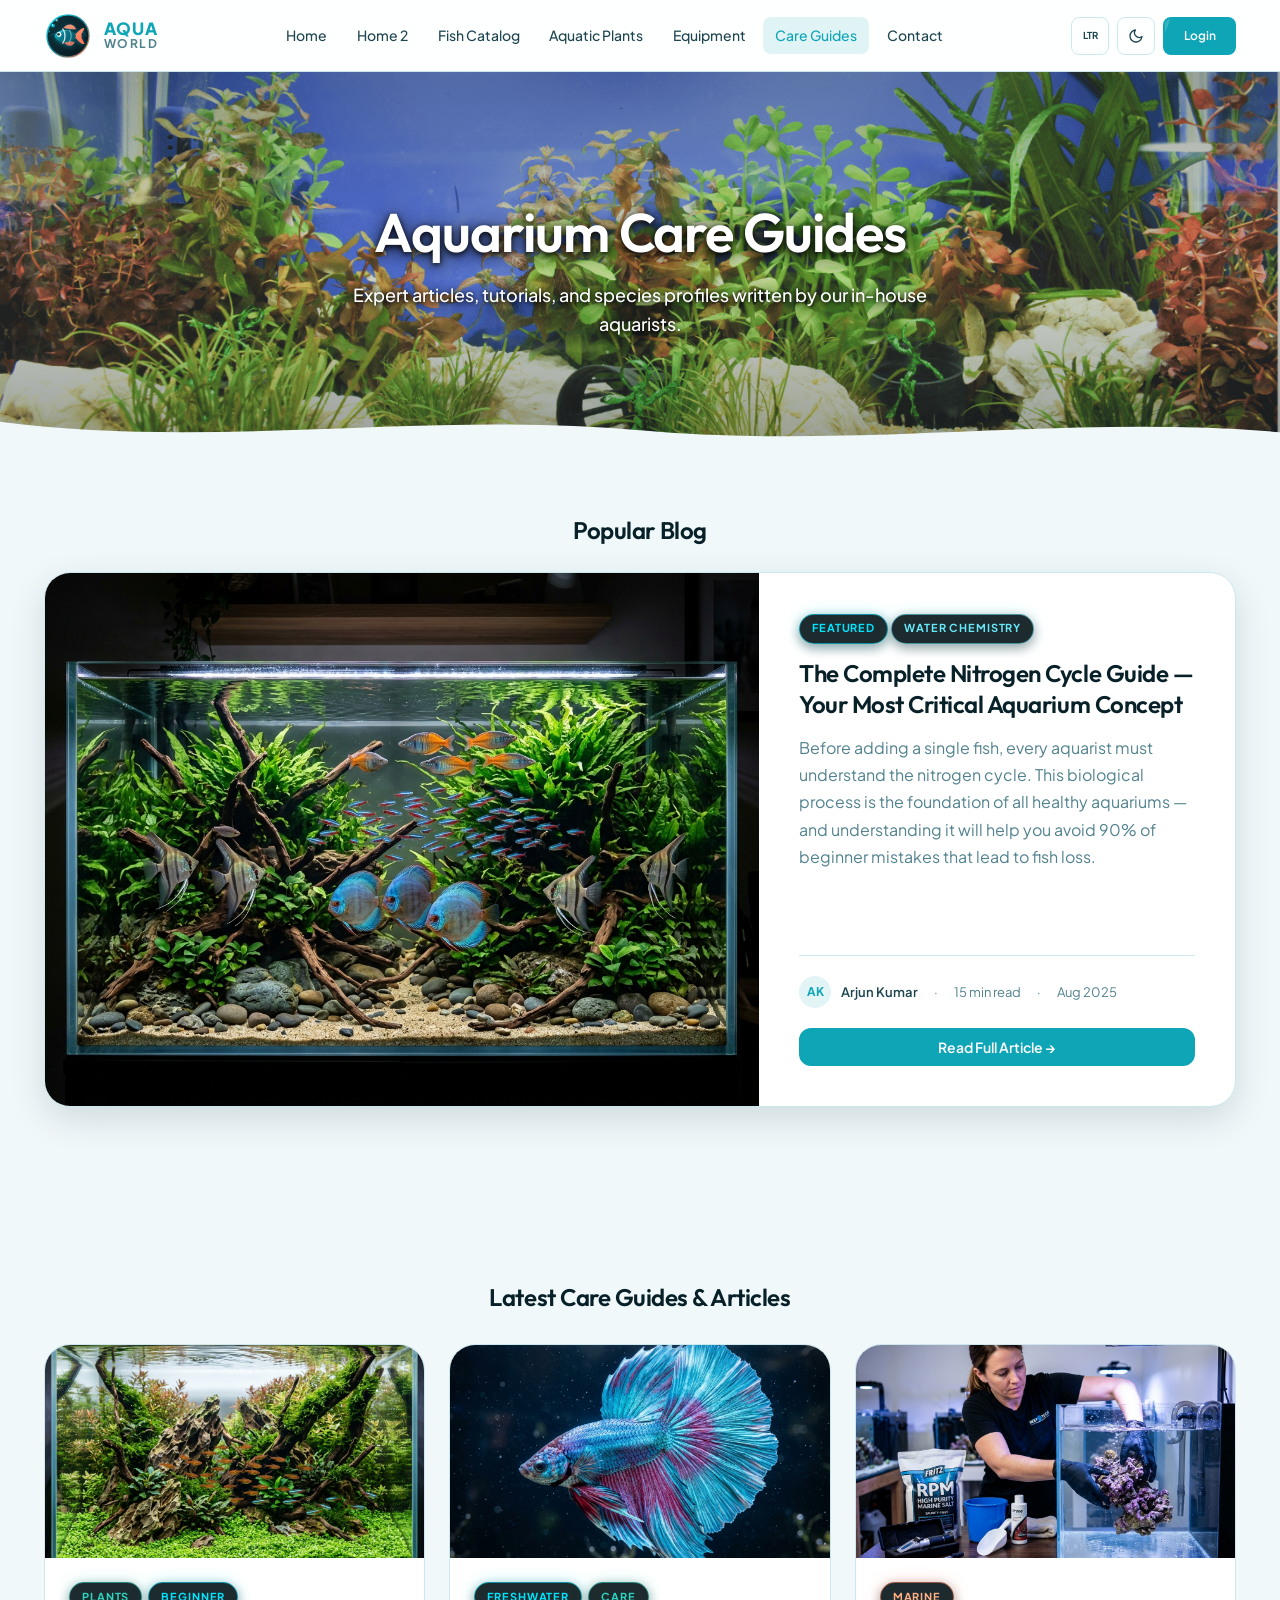
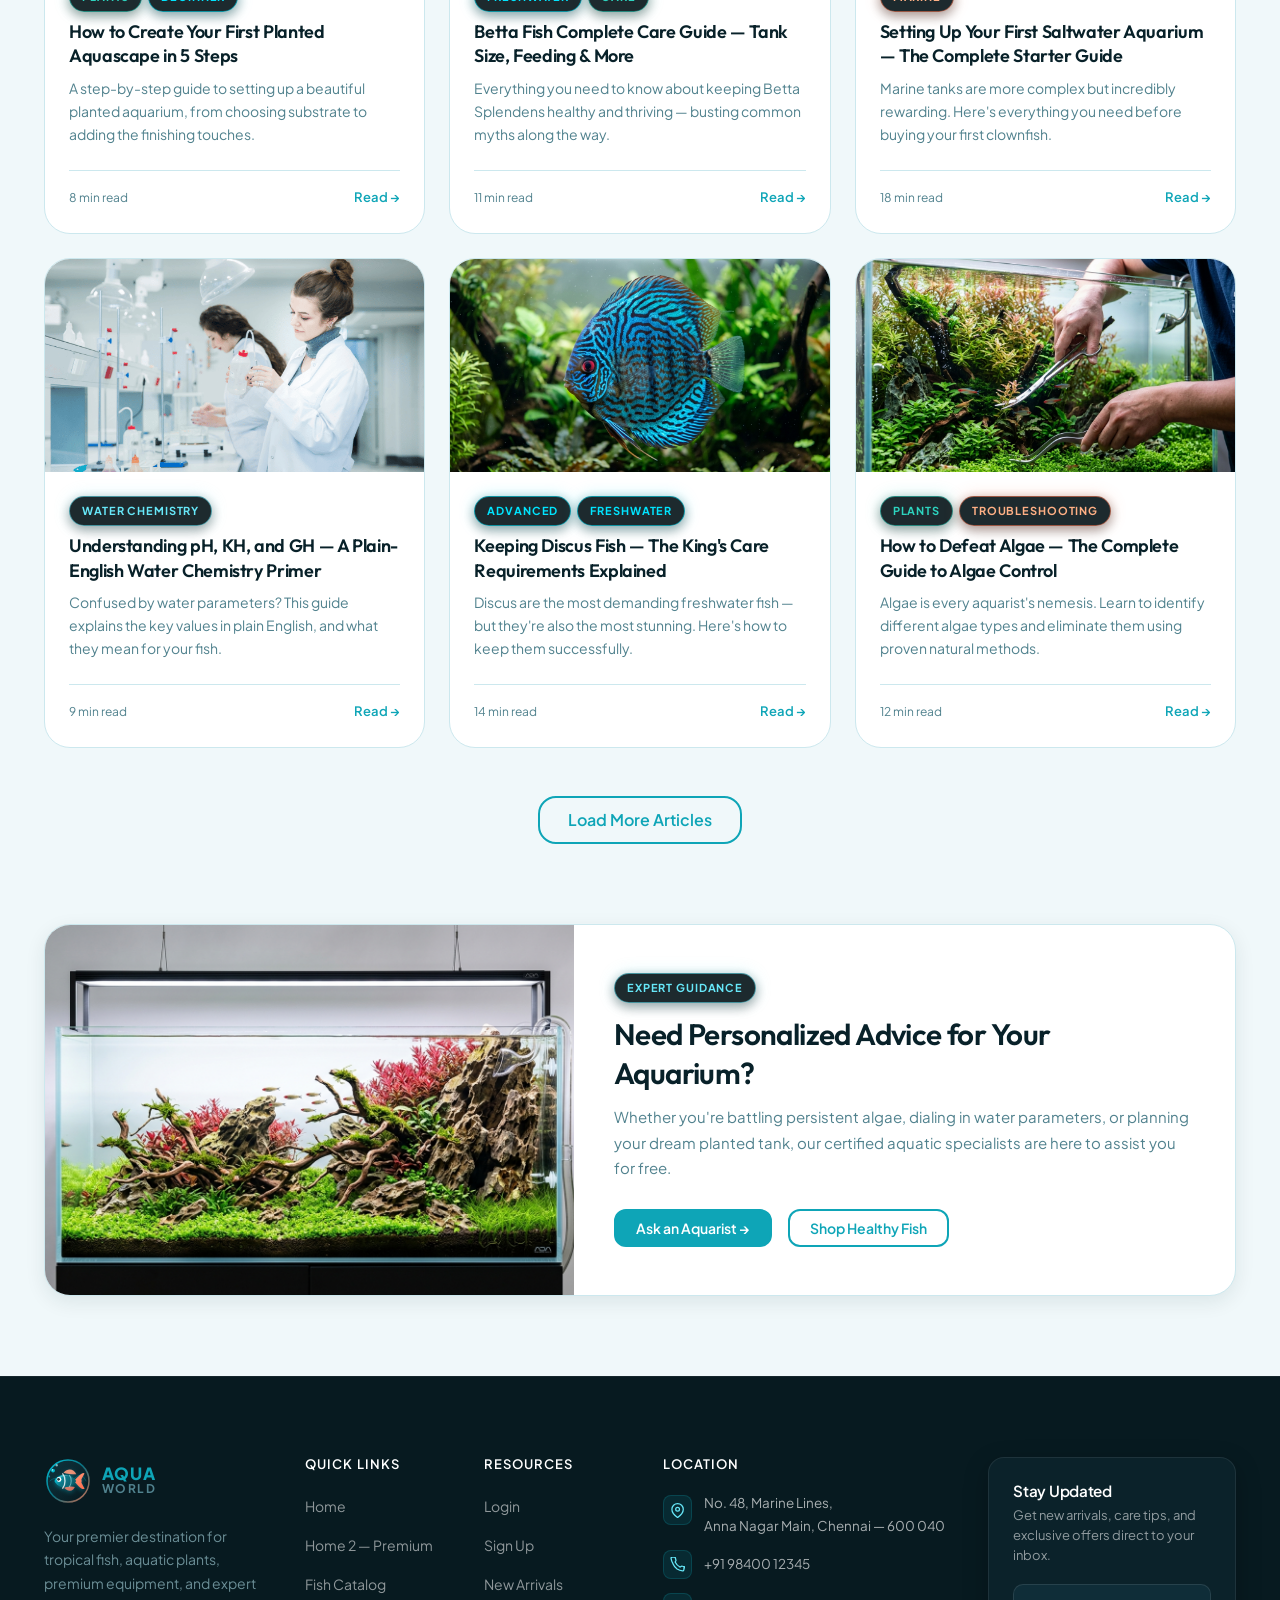
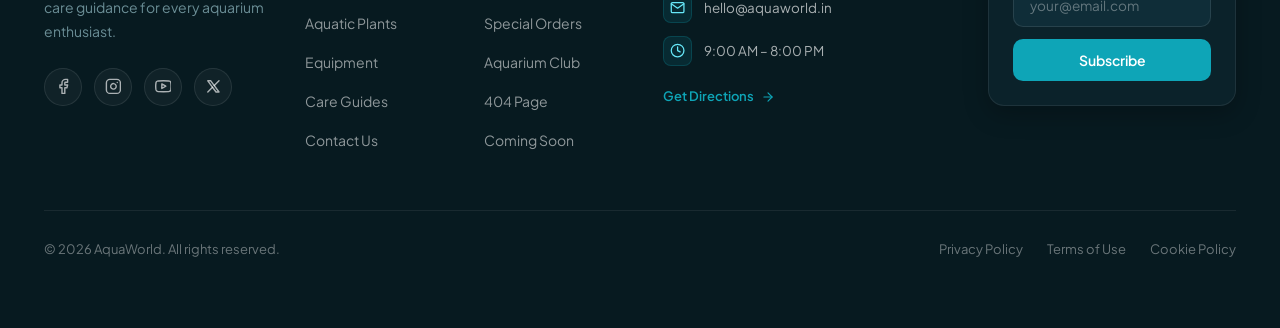
<file: care-guides.html>
<!DOCTYPE html>
<html lang="en" id="root-html">
<head>
    <meta charset="UTF-8">
    <meta name="viewport" content="width=device-width, initial-scale=1.0">
    <meta name="description" content="AquaWorld Care Guides — Expert aquarium care articles covering water chemistry, fish health, aquascaping, breeding, and marine reef-keeping.">
    <title>Care Guides | AquaWorld Aquarium Store</title>
    <link rel="icon" type="image/svg+xml" href="favicon.svg">
        <link rel="preconnect" href="https://fonts.googleapis.com">
    <link rel="preconnect" href="https://fonts.gstatic.com" crossorigin>
    <link href="https://fonts.googleapis.com/css2?family=Outfit:wght@300;400;500;600;700;800;900&family=Plus+Jakarta+Sans:ital,wght@0,300;0,400;0,500;0,600;0,700;0,800;1,400&display=swap" rel="stylesheet">
    <link rel="stylesheet" href="style.css">
    <style>
        

        .guide-search-box {
            display: flex;
            max-width: 520px;
            margin: 0 auto;
            background: #fff;
            border-radius: 0.875rem;
            overflow: hidden;
            box-shadow: var(--shadow-lg);
        }

        .guide-search-box input {
            flex: 1;
            border: none;
            background: transparent;
            padding: 0.875rem 1.25rem;
            font-size: 0.9375rem;
            color: var(--text-heading);
            font-family: var(--font-sans);
            outline: none;
        }

        .guide-search-box input::placeholder { color: var(--text-muted); }

        .guide-search-box button {
            background: var(--clr-primary);
            color: #fff;
            border: none;
            padding: 0.875rem 1.5rem;
            font-size: 0.875rem;
            font-weight: 600;
            cursor: pointer;
            font-family: var(--font-sans);
            transition: background 0.2s;
        }

        .guide-search-box button:hover { background: var(--clr-primary-dark); }

        /* Featured Guide */
        .featured-guide {
            display: grid;
            grid-template-columns: 3fr 2fr;
            gap: 0;
            border-radius: var(--radius-xl);
            overflow: hidden;
            border: 1px solid var(--border-color);
            box-shadow: var(--shadow-lg);
            background: var(--bg-surface);
            margin-bottom: 3rem;
            transition: transform 0.3s, box-shadow 0.3s;
        }

        .featured-guide:hover { transform: translateY(-4px); box-shadow: var(--shadow-xl); }

        .featured-guide-img {
            overflow: hidden;
        }

        .featured-guide-img img {
            width: 100%; height: 100%;
            object-fit: cover;
            transition: transform 0.5s;
        }

        .featured-guide:hover .featured-guide-img img { transform: scale(1.04); }

        .featured-guide-body {
            padding: 2.5rem;
            display: flex;
            flex-direction: column;
        }

        .featured-guide-body .guide-tag {
            margin-bottom: 0.875rem;
        }

        .featured-guide-body h2 {
            font-size: 1.5rem;
            font-weight: 600;
            color: var(--text-heading);
            margin-bottom: 0.875rem;
            line-height: 1.3;
        }

        .featured-guide-body p {
            color: var(--text-muted);
            line-height: 1.7;
            margin-bottom: 1.5rem;
            flex: 1;
            font-weight: 400;
        }

        .featured-guide-meta {
            display: flex;
            align-items: center;
            gap: 1rem;
            font-size: 0.8125rem;
            color: var(--text-muted);
            border-top: 1px solid var(--border-color);
            padding-top: 1.25rem;
            margin-bottom: 1.25rem;
        }

        /* Article reading time & author */
        .author-mini {
            display: flex;
            align-items: center;
            gap: 0.625rem;
        }

        .author-avatar-sm {
            width: 32px; height: 32px;
            border-radius: 50%;
            background: var(--clr-primary-xlight);
            display: flex;
            align-items: center;
            justify-content: center;
            font-size: 0.75rem;
            font-weight: 700;
            color: var(--clr-primary);
        }

        .author-name-sm { font-size: 0.8125rem; font-weight: 600; color: var(--text-body); }

        /* Blog grid */
        .blog-articles-grid {
            display: grid;
            grid-template-columns: repeat(3, 1fr);
            gap: 1.5rem;
        }

        @media (max-width: 1024px) {
            .featured-guide { grid-template-columns: 1fr; }
            .featured-guide-img { height: 260px; }
            .blog-articles-grid { grid-template-columns: repeat(2, 1fr); }
        }

        @media (max-width: 768px) {
            .blog-articles-grid { grid-template-columns: 1fr; }
        }

        /* Guide CTA Card with left side image */
        .guide-cta-section {
            padding: 1rem 0 5rem;
        }

        .guide-cta-card {
            background: var(--bg-surface);
            border: 1px solid var(--border-color);
            border-radius: var(--radius-xl);
            overflow: hidden;
            display: grid;
            grid-template-columns: 1fr 1.25fr;
            box-shadow: var(--shadow-md);
            align-items: stretch;
            transition: border-color 0.3s ease, box-shadow 0.3s ease;
        }

        .guide-cta-card:hover {
            border-color: rgba(0, 229, 255, 0.35);
            box-shadow: var(--shadow-lg);
        }

        .guide-cta-img {
            position: relative;
            min-height: 280px;
            overflow: hidden;
        }

        .guide-cta-img img {
            width: 100%;
            height: 100%;
            object-fit: cover;
            transition: transform 0.6s ease;
        }

        .guide-cta-card:hover .guide-cta-img img {
            transform: scale(1.04);
        }

        .guide-cta-body {
            padding: 3rem 2.5rem;
            display: flex;
            flex-direction: column;
            justify-content: center;
            align-items: flex-start;
        }

        .guide-cta-body h3 {
            font-size: clamp(1.35rem, 2.5vw, 1.85rem);
            font-weight: 600;
            color: var(--text-heading);
            margin: 0.75rem 0;
            line-height: 1.3;
        }

        .guide-cta-body p {
            font-size: 0.9375rem;
            color: var(--text-muted);
            line-height: 1.7;
            margin-bottom: 1.75rem;
        }

        .guide-cta-actions {
            display: flex;
            gap: 1rem;
            flex-wrap: wrap;
        }

        @media (max-width: 900px) {
            .guide-cta-card {
                grid-template-columns: 1fr;
            }
            .guide-cta-img {
                min-height: 220px;
                max-height: 260px;
            }
            .guide-cta-body {
                padding: 2rem 1.5rem;
                align-items: center;
                text-align: center;
            }
            .guide-cta-actions {
                justify-content: center;
                width: 100%;
            }
            .guide-cta-actions .btn {
                width: 100%;
                max-width: 280px;
                justify-content: center;
                text-align: center;
            }
        }
    </style>
</head>
<body>

<div id="main-nav"></div>

<!-- ─── PAGE HERO ──────────────────────────────────── -->
<div class="page-hero page-hero-banner page-hero-care">
    <div class="container">
        <h1 class="page-hero-title">Aquarium Care Guides</h1>
        <p class="page-hero-desc">Expert articles, tutorials, and species profiles written by our in-house aquarists.</p>
    </div>
    <!-- Bottom Wave Cut -->
    <div class="page-hero-wave">
        <svg viewBox="0 0 1440 80" fill="none" xmlns="http://www.w3.org/2000/svg" preserveAspectRatio="none">
            <path d="M0,32 C240,75 480,15 720,45 C960,75 1200,20 1440,48 L1440,80 L0,80 Z"/>
        </svg>
    </div>
</div>

<!-- ─── POPULAR ARTICLE ────────────────────────────── -->
<section class="section-sm">
    <div class="container">
        <h2 style="font-size:1.5rem;font-weight:600;color:var(--text-heading);margin-bottom:1.75rem;text-align:center;">Popular Blog</h2>
        <div class="featured-guide reveal">
            <div class="featured-guide-img">
                <img src="assets/images/freshwater_world.jpg" alt="Aquarium nitrogen cycle illustration with fish and plants" loading="lazy">
            </div>
            <div class="featured-guide-body">
                <div class="guide-tag"><span class="badge badge-primary">Featured</span> <span class="badge badge-info">Water Chemistry</span></div>
                <h2>The Complete Nitrogen Cycle Guide — Your Most Critical Aquarium Concept</h2>
                <p>Before adding a single fish, every aquarist must understand the nitrogen cycle. This biological process is the foundation of all healthy aquariums — and understanding it will help you avoid 90% of beginner mistakes that lead to fish loss.</p>
                <div class="featured-guide-meta">
                    <div class="author-mini">
                        <div class="author-avatar-sm">AK</div>
                        <span class="author-name-sm">Arjun Kumar</span>
                    </div>
                    <span>·</span>
                    <span>15 min read</span>
                    <span>·</span>
                    <span>Aug 2025</span>
                </div>
                <a href="#" class="btn btn-primary">Read Full Article →</a>
            </div>
        </div>
    </div>
</section>

<!-- ─── ARTICLES GRID ─────────────────────────────── -->
<section class="section-sm">
    <div class="container">
        <h2 style="font-size:1.5rem;font-weight:600;color:var(--text-heading);margin-bottom:2rem;text-align:center;">Latest Care Guides & Articles</h2>
        <div class="blog-articles-grid" id="articles-grid">

            <div class="blog-card reveal">
                <div class="blog-card-img-wrap">
                    <img src="assets/images/nature_aquascape.jpg" alt="Aquascape planted tank" loading="lazy" class="blog-card-img">
                </div>
                <div class="blog-card-body">
                    <div class="blog-card-tags">
                        <span class="badge badge-success">Plants</span>
                        <span class="badge badge-primary">Beginner</span>
                    </div>
                    <h3 class="blog-card-title">How to Create Your First Planted Aquascape in 5 Steps</h3>
                    <p class="blog-card-excerpt">A step-by-step guide to setting up a beautiful planted aquarium, from choosing substrate to adding the finishing touches.</p>
                    <div class="blog-card-meta">
                        <span>8 min read</span>
                        <a href="#" class="link-primary" style="font-size:0.8125rem;">Read →</a>
                    </div>
                </div>
            </div>

            <div class="blog-card reveal delay-100">
                <div class="blog-card-img-wrap">
                    <img src="assets/images/arr_halfmoon_betta.jpg" alt="Betta fish care guide" loading="lazy" class="blog-card-img">
                </div>
                <div class="blog-card-body">
                    <div class="blog-card-tags">
                        <span class="badge badge-primary">Freshwater</span>
                        <span class="badge badge-success">Care</span>
                    </div>
                    <h3 class="blog-card-title">Betta Fish Complete Care Guide — Tank Size, Feeding & More</h3>
                    <p class="blog-card-excerpt">Everything you need to know about keeping Betta Splendens healthy and thriving — busting common myths along the way.</p>
                    <div class="blog-card-meta">
                        <span>11 min read</span>
                        <a href="#" class="link-primary" style="font-size:0.8125rem;">Read →</a>
                    </div>
                </div>
            </div>

            <div class="blog-card reveal delay-200">
                <div class="blog-card-img-wrap">
                    <img src="assets/images/guide_saltwater_setup.jpg" alt="Marine reef tank setup" loading="lazy" class="blog-card-img">
                </div>
                <div class="blog-card-body">
                    <div class="blog-card-tags">
                        <span class="badge badge-warning">Marine</span>
                    </div>
                    <h3 class="blog-card-title">Setting Up Your First Saltwater Aquarium — The Complete Starter Guide</h3>
                    <p class="blog-card-excerpt">Marine tanks are more complex but incredibly rewarding. Here's everything you need before buying your first clownfish.</p>
                    <div class="blog-card-meta">
                        <span>18 min read</span>
                        <a href="#" class="link-primary" style="font-size:0.8125rem;">Read →</a>
                    </div>
                </div>
            </div>

            <div class="blog-card reveal delay-300">
                <div class="blog-card-img-wrap">
                    <img src="assets/images/Untitled design.png" alt="Aquarium water testing" loading="lazy" class="blog-card-img">
                </div>
                <div class="blog-card-body">
                    <div class="blog-card-tags">
                        <span class="badge badge-info">Water Chemistry</span>
                    </div>
                    <h3 class="blog-card-title">Understanding pH, KH, and GH — A Plain-English Water Chemistry Primer</h3>
                    <p class="blog-card-excerpt">Confused by water parameters? This guide explains the key values in plain English, and what they mean for your fish.</p>
                    <div class="blog-card-meta">
                        <span>9 min read</span>
                        <a href="#" class="link-primary" style="font-size:0.8125rem;">Read →</a>
                    </div>
                </div>
            </div>

            <div class="blog-card reveal">
                <div class="blog-card-img-wrap">
                    <img src="assets/images/royal_blue_discus.jpg" alt="Discus fish care" loading="lazy" class="blog-card-img">
                </div>
                <div class="blog-card-body">
                    <div class="blog-card-tags">
                        <span class="badge badge-danger">Advanced</span>
                        <span class="badge badge-primary">Freshwater</span>
                    </div>
                    <h3 class="blog-card-title">Keeping Discus Fish — The King's Care Requirements Explained</h3>
                    <p class="blog-card-excerpt">Discus are the most demanding freshwater fish — but they're also the most stunning. Here's how to keep them successfully.</p>
                    <div class="blog-card-meta">
                        <span>14 min read</span>
                        <a href="#" class="link-primary" style="font-size:0.8125rem;">Read →</a>
                    </div>
                </div>
            </div>

            <div class="blog-card reveal delay-100">
                <div class="blog-card-img-wrap">
                    <img src="assets/images/guide_algae_control.jpg" alt="Algae control aquarium" loading="lazy" class="blog-card-img">
                </div>
                <div class="blog-card-body">
                    <div class="blog-card-tags">
                        <span class="badge badge-success">Plants</span>
                        <span class="badge badge-warning">Troubleshooting</span>
                    </div>
                    <h3 class="blog-card-title">How to Defeat Algae — The Complete Guide to Algae Control</h3>
                    <p class="blog-card-excerpt">Algae is every aquarist's nemesis. Learn to identify different algae types and eliminate them using proven natural methods.</p>
                    <div class="blog-card-meta">
                        <span>12 min read</span>
                        <a href="#" class="link-primary" style="font-size:0.8125rem;">Read →</a>
                    </div>
                </div>
            </div>

        </div>

        <div style="text-align:center;margin-top:3rem;">
            <button class="btn btn-secondary btn-lg" onclick="alert('All latest care guides are currently displayed above.')">Load More Articles</button>
        </div>
    </div>
</section>

<!-- ─── GUIDE CONSULTATION CTA (LEFT IMAGE) ────────── -->
<section class="guide-cta-section">
    <div class="container">
        <div class="guide-cta-card reveal">
            <div class="guide-cta-img">
                <img src="assets/images/custom_aquascape_masterpiece.jpg" alt="Expert aquarium consultation" loading="lazy">
            </div>
            <div class="guide-cta-body">
                <span class="badge badge-info">Expert Guidance</span>
                <h3>Need Personalized Advice for Your Aquarium?</h3>
                <p>Whether you're battling persistent algae, dialing in water parameters, or planning your dream planted tank, our certified aquatic specialists are here to assist you for free.</p>
                <div class="guide-cta-actions">
                    <a href="contact.html" class="btn btn-primary">Ask an Aquarist →</a>
                    <a href="catalog.html" class="btn btn-secondary">Shop Healthy Fish</a>
                </div>
            </div>
        </div>
    </div>
</section>

<div id="main-footer"></div>
<button class="scroll-top-btn" id="scroll-top-btn" aria-label="Scroll to top">
    <svg xmlns="http://www.w3.org/2000/svg" width="16" height="16" viewBox="0 0 24 24" fill="none" stroke="currentColor" stroke-width="2.5" stroke-linecap="round" stroke-linejoin="round"><line x1="12" y1="19" x2="12" y2="5"/><polyline points="5 12 12 5 19 12"/></svg>
</button>

<script src="components.js"></script>
</body>
</html>
</file>
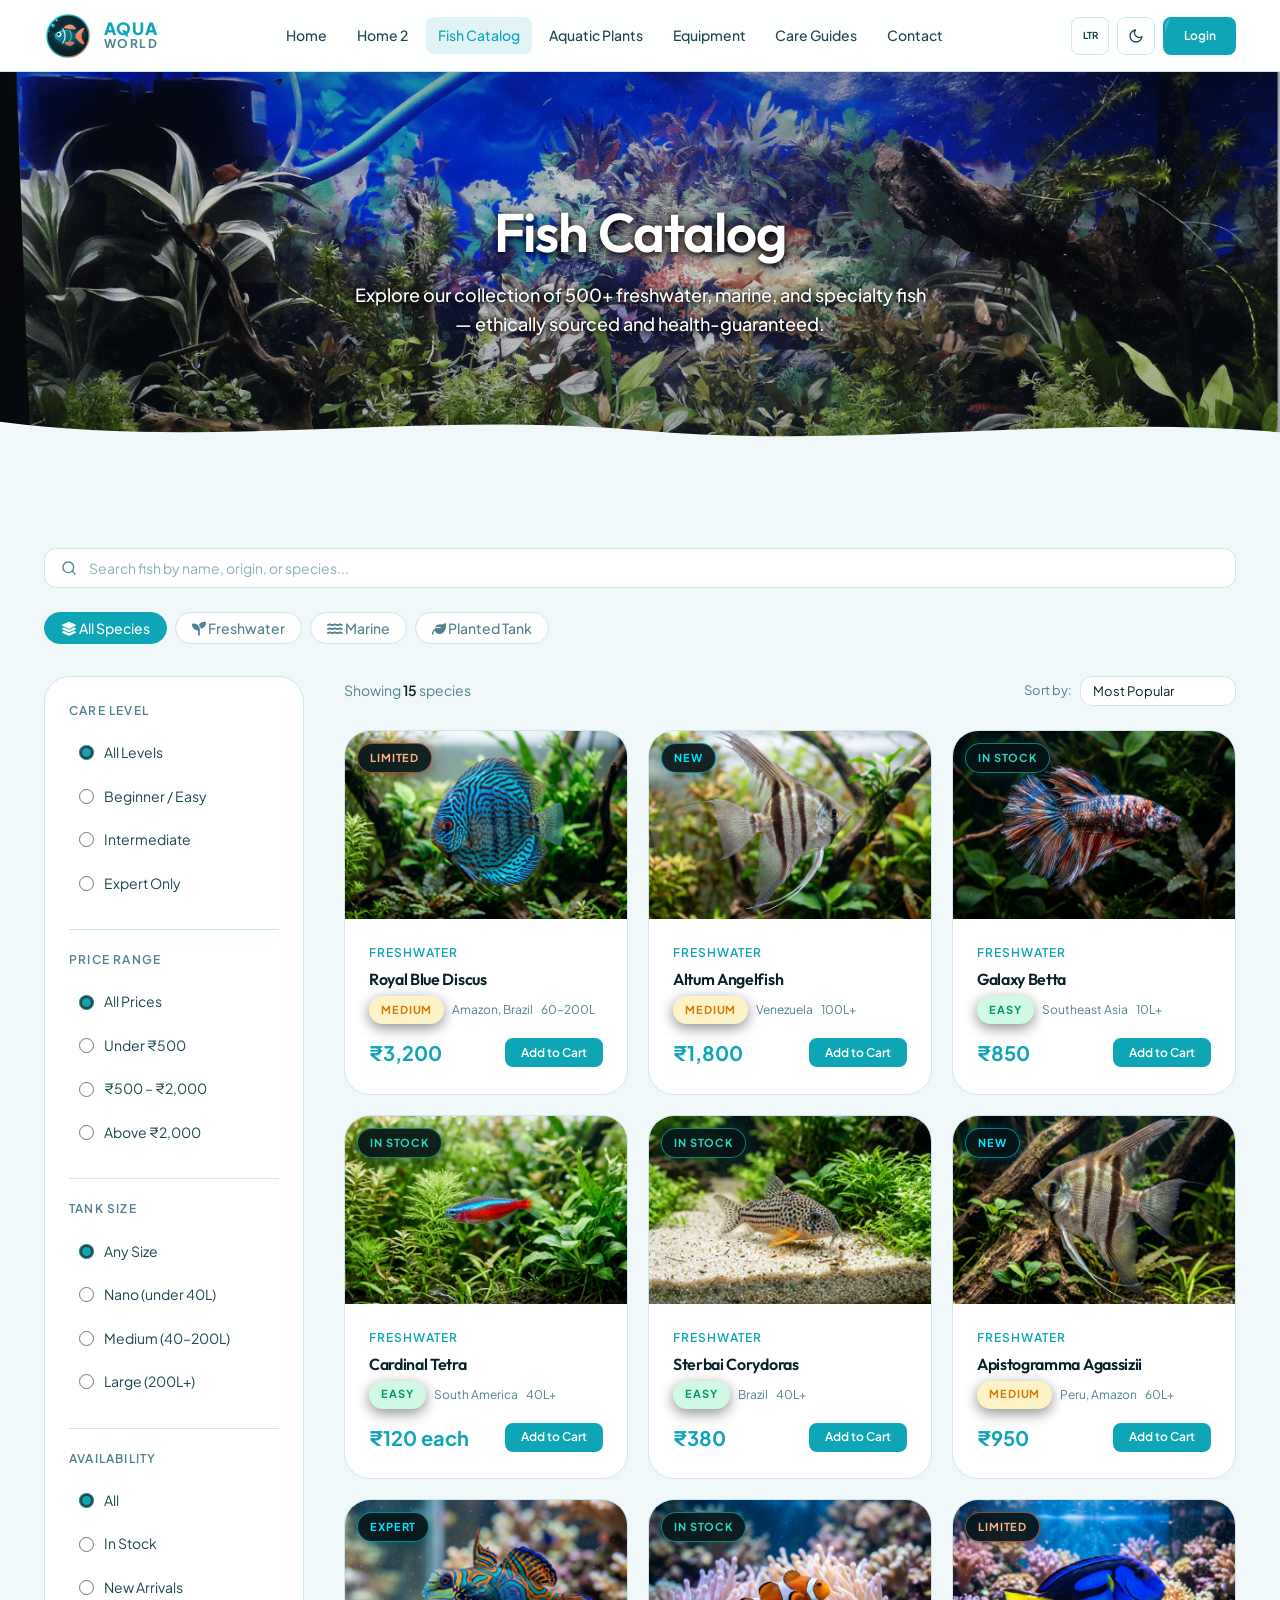
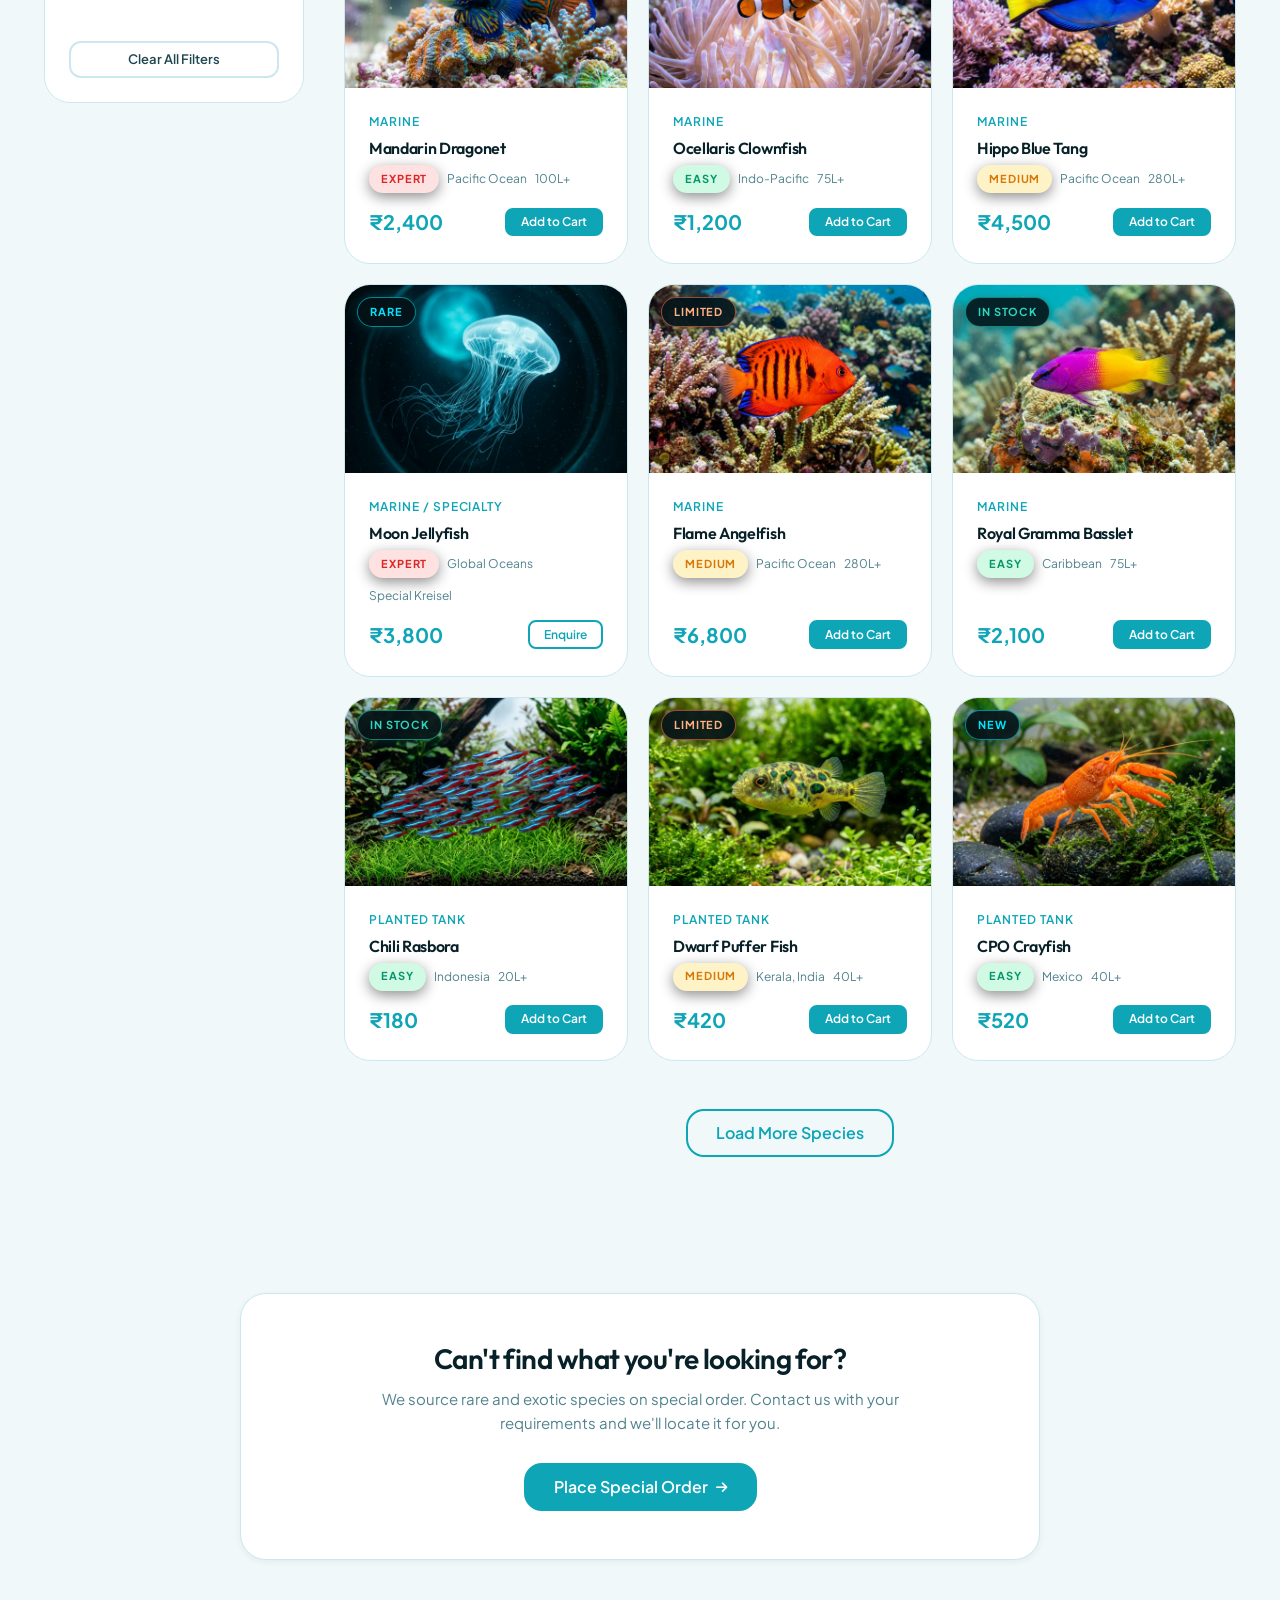
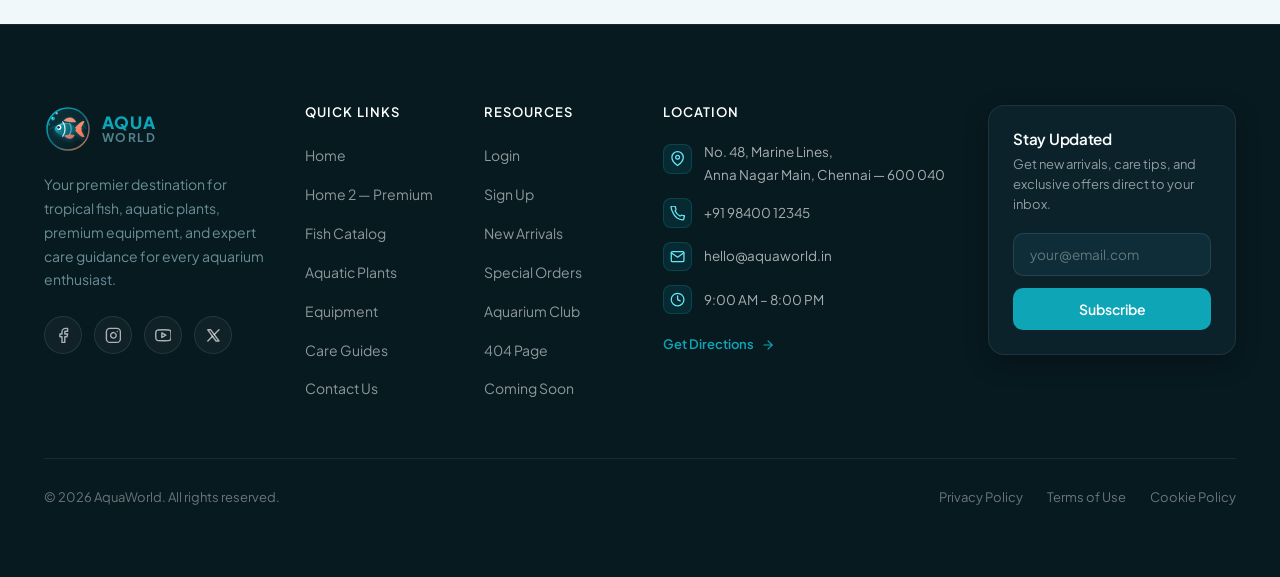
<file: catalog.html>
<!DOCTYPE html>
<html lang="en" id="root-html">
<head>
    <meta charset="UTF-8">
    <meta name="viewport" content="width=device-width, initial-scale=1.0">
    <meta name="description" content="AquaWorld Fish Catalog — Browse freshwater, marine, and planted tank fish. Filter by type, care level, and origin. Find your perfect aquarium fish.">
    <title>Fish Catalog | AquaWorld Aquarium Store</title>
    <link rel="icon" type="image/svg+xml" href="favicon.svg">
        <link rel="preconnect" href="https://fonts.googleapis.com">
    <link rel="preconnect" href="https://fonts.gstatic.com" crossorigin>
    <link href="https://fonts.googleapis.com/css2?family=Outfit:wght@300;400;500;600;700;800;900&family=Plus+Jakarta+Sans:ital,wght@0,300;0,400;0,500;0,600;0,700;0,800;1,400&display=swap" rel="stylesheet">
    <link rel="stylesheet" href="style.css">
    <style>
        .catalog-layout {
            display: grid;
            grid-template-columns: 260px 1fr;
            gap: 2.5rem;
            align-items: start;
        }

        /* Sidebar */
        .catalog-sidebar {
            background: var(--bg-surface);
            border: 1px solid var(--border-color);
            border-radius: var(--radius-xl);
            padding: 1.5rem;
            position: sticky;
            top: calc(var(--navbar-height) + 1.5rem);
        }

        .sidebar-section { margin-bottom: 1.75rem; }
        .sidebar-section:last-child { margin-bottom: 0; }

        .sidebar-title {
            font-size: 0.75rem;
            font-weight: 600;
            text-transform: uppercase;
            letter-spacing: 0.1em;
            color: var(--text-muted);
            margin-bottom: 0.875rem;
        }

        .sidebar-radio-group { display: flex; flex-direction: column; gap: 0.5rem; }

        .sidebar-radio {
            display: flex;
            align-items: center;
            gap: 0.625rem;
            cursor: pointer;
            font-size: 0.875rem;
            color: var(--text-body);
            padding: 0.375rem 0.625rem;
            border-radius: var(--radius-sm);
            transition: background 0.15s;
        }

        .sidebar-radio:hover { background: var(--bg-surface-2); }
        .sidebar-radio input { accent-color: var(--clr-primary); width: 15px; height: 15px; }

        .sidebar-divider {
            border: none;
            border-top: 1px solid var(--border-color);
            margin: 1.25rem 0;
        }

        /* Search bar */
        .catalog-search {
            display: flex;
            align-items: center;
            gap: 0.75rem;
            background: var(--bg-surface);
            border: 1.5px solid var(--border-color);
            border-radius: var(--radius-md);
            padding: 0.625rem 1rem;
            margin-bottom: 1.5rem;
            transition: border-color 0.2s;
        }

        .catalog-search:focus-within { border-color: var(--clr-primary); }

        .catalog-search input {
            border: none;
            background: transparent;
            font-size: 0.875rem;
            color: var(--text-heading);
            font-family: var(--font-sans);
            flex: 1;
            outline: none;
        }

        .catalog-search input::placeholder { color: var(--text-placeholder); }

        /* Results bar */
        .results-bar {
            display: flex;
            align-items: center;
            justify-content: space-between;
            margin-bottom: 1.5rem;
            flex-wrap: wrap;
            gap: 0.75rem;
        }

        .results-count { font-size: 0.875rem; color: var(--text-muted); }
        .results-count strong { color: var(--text-heading); font-weight: 600; }

        /* Product grid */
        .catalog-grid {
            display: grid;
            grid-template-columns: repeat(3, 1fr);
            gap: 1.25rem;
        }

        /* Care info row */
        .care-info-row {
            display: flex;
            gap: 0.5rem;
            font-size: 0.75rem;
            color: var(--text-muted);
            margin-bottom: 0.75rem;
            flex-wrap: wrap;
        }

        .care-info-row span {
            display: flex;
            align-items: center;
            gap: 0.25rem;
        }

        @media (max-width: 1024px) {
            .catalog-layout { grid-template-columns: 1fr; }
            .catalog-sidebar { position: static; }
            .catalog-grid { grid-template-columns: repeat(2, 1fr); }
            .catalog-grid .product-card:last-child:nth-child(odd),
            .catalog-grid .product-card.last-odd-card {
                grid-column: 1 / -1;
                justify-self: center;
                width: 100%;
                max-width: calc(50% - 0.625rem);
            }
        }

        @media (max-width: 768px) {
            .catalog-grid { grid-template-columns: 1fr; }
            .catalog-grid .product-card:last-child:nth-child(odd),
            .catalog-grid .product-card.last-odd-card {
                max-width: 100%;
                justify-self: stretch;
            }
        }
    </style>
</head>
<body>

<div id="main-nav"></div>

<!-- Page Hero -->
<div class="page-hero page-hero-banner page-hero-catalog">
    <div class="container">
        <h1 class="page-hero-title">Fish Catalog</h1>
        <p class="page-hero-desc">Explore our collection of 500+ freshwater, marine, and specialty fish — ethically sourced and health-guaranteed.</p>
    </div>
    <!-- Bottom Wave Cut -->
    <div class="page-hero-wave">
        <svg viewBox="0 0 1440 80" fill="none" xmlns="http://www.w3.org/2000/svg" preserveAspectRatio="none">
            <path d="M0,32 C240,75 480,15 720,45 C960,75 1200,20 1440,48 L1440,80 L0,80 Z"/>
        </svg>
    </div>
</div>

<!-- Main Content -->
<section class="section">
    <div class="container">

        <!-- Search -->
        <div class="catalog-search">
            <svg xmlns="http://www.w3.org/2000/svg" width="16" height="16" viewBox="0 0 24 24" fill="none" stroke="currentColor" stroke-width="2" stroke-linecap="round" stroke-linejoin="round" style="color:var(--text-muted);flex-shrink:0;"><circle cx="11" cy="11" r="8"/><line x1="21" y1="21" x2="16.65" y2="16.65"/></svg>
            <input type="text" placeholder="Search fish by name, origin, or species..." id="catalog-search-input" oninput="searchCatalog(this.value)">
        </div>

        <!-- Category Filter Tabs -->
        <div class="filter-bar" id="cat-filter-bar" style="margin-bottom:2rem;">
            <button class="filter-btn active" onclick="filterCatalog('all', this)"><i class="fa-solid fa-layer-group"></i> All Species</button>
            <button class="filter-btn" onclick="filterCatalog('freshwater', this)"><i class="fa-solid fa-seedling"></i> Freshwater</button>
            <button class="filter-btn" onclick="filterCatalog('marine', this)"><i class="fa-solid fa-water"></i> Marine</button>
            <button class="filter-btn" onclick="filterCatalog('planted', this)"><i class="fa-solid fa-leaf"></i> Planted Tank</button>
        </div>

        <div class="catalog-layout">
            <!-- Sidebar -->
            <aside class="catalog-sidebar">
                <div class="sidebar-section">
                    <div class="sidebar-title">Care Level</div>
                    <div class="sidebar-radio-group">
                        <label class="sidebar-radio"><input type="radio" name="care" value="all" onchange="applyAllFilters()" checked> All Levels</label>
                        <label class="sidebar-radio"><input type="radio" name="care" value="easy" onchange="applyAllFilters()"> Beginner / Easy</label>
                        <label class="sidebar-radio"><input type="radio" name="care" value="medium" onchange="applyAllFilters()"> Intermediate</label>
                        <label class="sidebar-radio"><input type="radio" name="care" value="expert" onchange="applyAllFilters()"> Expert Only</label>
                    </div>
                </div>
                <hr class="sidebar-divider">
                <div class="sidebar-section">
                    <div class="sidebar-title">Price Range</div>
                    <div class="sidebar-radio-group">
                        <label class="sidebar-radio"><input type="radio" name="price" value="all" onchange="applyAllFilters()" checked> All Prices</label>
                        <label class="sidebar-radio"><input type="radio" name="price" value="low" onchange="applyAllFilters()"> Under ₹500</label>
                        <label class="sidebar-radio"><input type="radio" name="price" value="mid" onchange="applyAllFilters()"> ₹500 – ₹2,000</label>
                        <label class="sidebar-radio"><input type="radio" name="price" value="high" onchange="applyAllFilters()"> Above ₹2,000</label>
                    </div>
                </div>
                <hr class="sidebar-divider">
                <div class="sidebar-section">
                    <div class="sidebar-title">Tank Size</div>
                    <div class="sidebar-radio-group">
                        <label class="sidebar-radio"><input type="radio" name="tank" value="all" onchange="applyAllFilters()" checked> Any Size</label>
                        <label class="sidebar-radio"><input type="radio" name="tank" value="nano" onchange="applyAllFilters()"> Nano (under 40L)</label>
                        <label class="sidebar-radio"><input type="radio" name="tank" value="medium" onchange="applyAllFilters()"> Medium (40–200L)</label>
                        <label class="sidebar-radio"><input type="radio" name="tank" value="large" onchange="applyAllFilters()"> Large (200L+)</label>
                    </div>
                </div>
                <hr class="sidebar-divider">
                <div class="sidebar-section">
                    <div class="sidebar-title">Availability</div>
                    <div class="sidebar-radio-group">
                        <label class="sidebar-radio"><input type="radio" name="stock" value="all" onchange="applyAllFilters()" checked> All</label>
                        <label class="sidebar-radio"><input type="radio" name="stock" value="instock" onchange="applyAllFilters()"> In Stock</label>
                        <label class="sidebar-radio"><input type="radio" name="stock" value="new" onchange="applyAllFilters()"> New Arrivals</label>
                    </div>
                </div>
                <button onclick="clearFilters()" class="btn btn-ghost w-full" style="margin-top:0.5rem;font-size:0.8125rem;">Clear All Filters</button>
            </aside>

            <!-- Product Grid -->
            <div>
                <div class="results-bar">
                    <p class="results-count">Showing <strong id="result-count">15</strong> species</p>
                    <div style="display:flex;align-items:center;gap:0.5rem;">
                        <label for="sort-select" style="font-size:0.8125rem;color:var(--text-muted);">Sort by:</label>
                        <select class="form-select" id="sort-select" onchange="applyAllFilters()" style="width:auto;padding:0.375rem 2rem 0.375rem 0.75rem;font-size:0.8125rem;">
                            <option value="popular">Most Popular</option>
                            <option value="price-asc">Price: Low to High</option>
                            <option value="price-desc">Price: High to Low</option>
                            <option value="newest">Newest First</option>
                        </select>
                    </div>
                </div>

                <div class="catalog-grid" id="catalog-grid">

                    <!-- Freshwater Fish -->
                    <div class="product-card catalog-item" data-category="freshwater" data-care="medium" data-price="3200" data-tank="medium" data-stock="limited" data-order="1">
                        <div class="product-card-img-wrap">
                            <img src="assets/images/royal_blue_discus.jpg" alt="Royal Blue Discus" loading="lazy">
                            <div class="product-card-badge"><span class="badge badge-warning">Limited</span></div>
                        </div>
                        <div class="product-card-body">
                            <span class="product-card-category">Freshwater</span>
                            <h3 class="product-card-name">Royal Blue Discus</h3>
                            <div class="care-info-row">
                                <span><span class="badge care-medium">Medium</span></span>
                                <span>Amazon, Brazil</span>
                                <span>60–200L</span>
                            </div>
                            <div class="product-card-footer">
                                <span class="product-price">₹3,200</span>
                                <a href="#" class="btn btn-primary btn-sm">Add to Cart</a>
                            </div>
                        </div>
                    </div>

                    <div class="product-card catalog-item" data-category="freshwater" data-care="medium" data-price="1800" data-tank="medium" data-stock="new" data-order="2">
                        <div class="product-card-img-wrap">
                            <img src="assets/images/altum_angelfish.jpg" alt="Altum Angelfish" loading="lazy">
                            <div class="product-card-badge"><span class="badge badge-danger">New</span></div>
                        </div>
                        <div class="product-card-body">
                            <span class="product-card-category">Freshwater</span>
                            <h3 class="product-card-name">Altum Angelfish</h3>
                            <div class="care-info-row">
                                <span><span class="badge care-medium">Medium</span></span>
                                <span>Venezuela</span>
                                <span>100L+</span>
                            </div>
                            <div class="product-card-footer">
                                <span class="product-price">₹1,800</span>
                                <a href="#" class="btn btn-primary btn-sm">Add to Cart</a>
                            </div>
                        </div>
                    </div>

                    <div class="product-card catalog-item" data-category="freshwater" data-care="easy" data-price="850" data-tank="nano" data-stock="instock" data-order="3">
                        <div class="product-card-img-wrap">
                            <img src="assets/images/galaxy_betta.jpg" alt="Galaxy Betta" loading="lazy">
                            <div class="product-card-badge"><span class="badge badge-success">In Stock</span></div>
                        </div>
                        <div class="product-card-body">
                            <span class="product-card-category">Freshwater</span>
                            <h3 class="product-card-name">Galaxy Betta</h3>
                            <div class="care-info-row">
                                <span><span class="badge care-easy">Easy</span></span>
                                <span>Southeast Asia</span>
                                <span>10L+</span>
                            </div>
                            <div class="product-card-footer">
                                <span class="product-price">₹850</span>
                                <a href="#" class="btn btn-primary btn-sm">Add to Cart</a>
                            </div>
                        </div>
                    </div>

                    <div class="product-card catalog-item" data-category="freshwater" data-care="easy" data-price="120" data-tank="medium" data-stock="instock" data-order="4">
                        <div class="product-card-img-wrap">
                            <img src="assets/images/cardinal_tetra.jpg" alt="Cardinal Tetra school" loading="lazy">
                            <div class="product-card-badge"><span class="badge badge-success">In Stock</span></div>
                        </div>
                        <div class="product-card-body">
                            <span class="product-card-category">Freshwater</span>
                            <h3 class="product-card-name">Cardinal Tetra</h3>
                            <div class="care-info-row">
                                <span><span class="badge care-easy">Easy</span></span>
                                <span>South America</span>
                                <span>40L+</span>
                            </div>
                            <div class="product-card-footer">
                                <span class="product-price">₹120 each</span>
                                <a href="#" class="btn btn-primary btn-sm">Add to Cart</a>
                            </div>
                        </div>
                    </div>

                    <div class="product-card catalog-item" data-category="freshwater" data-care="easy" data-price="380" data-tank="medium" data-stock="instock" data-order="5">
                        <div class="product-card-img-wrap">
                            <img src="assets/images/spec_sterbai_corydoras.jpg" alt="Sterbai Corydoras Catfish" loading="lazy">
                            <div class="product-card-badge"><span class="badge badge-success">In Stock</span></div>
                        </div>
                        <div class="product-card-body">
                            <span class="product-card-category">Freshwater</span>
                            <h3 class="product-card-name">Sterbai Corydoras</h3>
                            <div class="care-info-row">
                                <span><span class="badge care-easy">Easy</span></span>
                                <span>Brazil</span>
                                <span>40L+</span>
                            </div>
                            <div class="product-card-footer">
                                <span class="product-price">₹380</span>
                                <a href="#" class="btn btn-primary btn-sm">Add to Cart</a>
                            </div>
                        </div>
                    </div>

                    <div class="product-card catalog-item" data-category="freshwater" data-care="medium" data-price="950" data-tank="medium" data-stock="new" data-order="6">
                        <div class="product-card-img-wrap">
                            <img src="assets/images/arr_altum_angelfish.jpg" alt="Apistogramma cichlid" loading="lazy">
                            <div class="product-card-badge"><span class="badge badge-danger">New</span></div>
                        </div>
                        <div class="product-card-body">
                            <span class="product-card-category">Freshwater</span>
                            <h3 class="product-card-name">Apistogramma Agassizii</h3>
                            <div class="care-info-row">
                                <span><span class="badge care-medium">Medium</span></span>
                                <span>Peru, Amazon</span>
                                <span>60L+</span>
                            </div>
                            <div class="product-card-footer">
                                <span class="product-price">₹950</span>
                                <a href="#" class="btn btn-primary btn-sm">Add to Cart</a>
                            </div>
                        </div>
                    </div>

                    <!-- Marine Fish -->
                    <div class="product-card catalog-item" data-category="marine" data-care="expert" data-price="2400" data-tank="medium" data-stock="new" data-order="7">
                        <div class="product-card-img-wrap">
                            <img src="assets/images/mandarin_dragonet.jpg" alt="Mandarin Dragonet" loading="lazy">
                            <div class="product-card-badge"><span class="badge badge-danger">Expert</span></div>
                        </div>
                        <div class="product-card-body">
                            <span class="product-card-category">Marine</span>
                            <h3 class="product-card-name">Mandarin Dragonet</h3>
                            <div class="care-info-row">
                                <span><span class="badge care-expert">Expert</span></span>
                                <span>Pacific Ocean</span>
                                <span>100L+</span>
                            </div>
                            <div class="product-card-footer">
                                <span class="product-price">₹2,400</span>
                                <a href="#" class="btn btn-primary btn-sm">Add to Cart</a>
                            </div>
                        </div>
                    </div>

                    <div class="product-card catalog-item" data-category="marine" data-care="easy" data-price="1200" data-tank="medium" data-stock="instock" data-order="8">
                        <div class="product-card-img-wrap">
                            <img src="assets/images/ocellaris_clownfish.jpg" alt="Ocellaris Clownfish" loading="lazy">
                            <div class="product-card-badge"><span class="badge badge-success">In Stock</span></div>
                        </div>
                        <div class="product-card-body">
                            <span class="product-card-category">Marine</span>
                            <h3 class="product-card-name">Ocellaris Clownfish</h3>
                            <div class="care-info-row">
                                <span><span class="badge care-easy">Easy</span></span>
                                <span>Indo-Pacific</span>
                                <span>75L+</span>
                            </div>
                            <div class="product-card-footer">
                                <span class="product-price">₹1,200</span>
                                <a href="#" class="btn btn-primary btn-sm">Add to Cart</a>
                            </div>
                        </div>
                    </div>

                    <div class="product-card catalog-item" data-category="marine" data-care="medium" data-price="4500" data-tank="large" data-stock="limited" data-order="9">
                        <div class="product-card-img-wrap">
                            <img src="assets/images/pacific_blue_tang.jpg" alt="Hippo Blue Tang" loading="lazy">
                            <div class="product-card-badge"><span class="badge badge-warning">Limited</span></div>
                        </div>
                        <div class="product-card-body">
                            <span class="product-card-category">Marine</span>
                            <h3 class="product-card-name">Hippo Blue Tang</h3>
                            <div class="care-info-row">
                                <span><span class="badge care-medium">Medium</span></span>
                                <span>Pacific Ocean</span>
                                <span>280L+</span>
                            </div>
                            <div class="product-card-footer">
                                <span class="product-price">₹4,500</span>
                                <a href="#" class="btn btn-primary btn-sm">Add to Cart</a>
                            </div>
                        </div>
                    </div>

                    <div class="product-card catalog-item" data-category="marine" data-care="expert" data-price="3800" data-tank="medium" data-stock="new" data-order="10">
                        <div class="product-card-img-wrap">
                            <img src="assets/images/spec_moon_jellyfish.jpg" alt="Moon Jellyfish" loading="lazy">
                            <div class="product-card-badge"><span class="badge badge-danger">Rare</span></div>
                        </div>
                        <div class="product-card-body">
                            <span class="product-card-category">Marine / Specialty</span>
                            <h3 class="product-card-name">Moon Jellyfish</h3>
                            <div class="care-info-row">
                                <span><span class="badge care-expert">Expert</span></span>
                                <span>Global Oceans</span>
                                <span>Special Kreisel</span>
                            </div>
                            <div class="product-card-footer">
                                <span class="product-price">₹3,800</span>
                                <a href="contact.html" class="btn btn-secondary btn-sm">Enquire</a>
                            </div>
                        </div>
                    </div>

                    <div class="product-card catalog-item" data-category="marine" data-care="medium" data-price="6800" data-tank="large" data-stock="limited" data-order="11">
                        <div class="product-card-img-wrap">
                            <img src="assets/images/spec_flame_angelfish.jpg" alt="Flame Angelfish" loading="lazy">
                            <div class="product-card-badge"><span class="badge badge-warning">Limited</span></div>
                        </div>
                        <div class="product-card-body">
                            <span class="product-card-category">Marine</span>
                            <h3 class="product-card-name">Flame Angelfish</h3>
                            <div class="care-info-row">
                                <span><span class="badge care-medium">Medium</span></span>
                                <span>Pacific Ocean</span>
                                <span>280L+</span>
                            </div>
                            <div class="product-card-footer">
                                <span class="product-price">₹6,800</span>
                                <a href="#" class="btn btn-primary btn-sm">Add to Cart</a>
                            </div>
                        </div>
                    </div>

                    <div class="product-card catalog-item" data-category="marine" data-care="easy" data-price="2100" data-tank="medium" data-stock="instock" data-order="12">
                        <div class="product-card-img-wrap">
                            <img src="assets/images/spec_royal_gramma.jpg" alt="Royal Gramma Basslet" loading="lazy">
                            <div class="product-card-badge"><span class="badge badge-success">In Stock</span></div>
                        </div>
                        <div class="product-card-body">
                            <span class="product-card-category">Marine</span>
                            <h3 class="product-card-name">Royal Gramma Basslet</h3>
                            <div class="care-info-row">
                                <span><span class="badge care-easy">Easy</span></span>
                                <span>Caribbean</span>
                                <span>75L+</span>
                            </div>
                            <div class="product-card-footer">
                                <span class="product-price">₹2,100</span>
                                <a href="#" class="btn btn-primary btn-sm">Add to Cart</a>
                            </div>
                        </div>
                    </div>

                    <!-- Planted Tank fish -->
                    <div class="product-card catalog-item" data-category="planted" data-care="easy" data-price="180" data-tank="nano" data-stock="instock" data-order="13">
                        <div class="product-card-img-wrap">
                            <img src="assets/images/arr_neon_tetra.jpg" alt="Planted tank with schooling rasboras" loading="lazy">
                            <div class="product-card-badge"><span class="badge badge-success">In Stock</span></div>
                        </div>
                        <div class="product-card-body">
                            <span class="product-card-category">Planted Tank</span>
                            <h3 class="product-card-name">Chili Rasbora</h3>
                            <div class="care-info-row">
                                <span><span class="badge care-easy">Easy</span></span>
                                <span>Indonesia</span>
                                <span>20L+</span>
                            </div>
                            <div class="product-card-footer">
                                <span class="product-price">₹180</span>
                                <a href="#" class="btn btn-primary btn-sm">Add to Cart</a>
                            </div>
                        </div>
                    </div>

                    <div class="product-card catalog-item" data-category="planted" data-care="medium" data-price="420" data-tank="medium" data-stock="limited" data-order="14">
                        <div class="product-card-img-wrap">
                            <img src="assets/images/spec_dwarf_puffer.jpg" alt="Dwarf Pea Puffer fish" loading="lazy">
                            <div class="product-card-badge"><span class="badge badge-warning">Limited</span></div>
                        </div>
                        <div class="product-card-body">
                            <span class="product-card-category">Planted Tank</span>
                            <h3 class="product-card-name">Dwarf Puffer Fish</h3>
                            <div class="care-info-row">
                                <span><span class="badge care-medium">Medium</span></span>
                                <span>Kerala, India</span>
                                <span>40L+</span>
                            </div>
                            <div class="product-card-footer">
                                <span class="product-price">₹420</span>
                                <a href="#" class="btn btn-primary btn-sm">Add to Cart</a>
                            </div>
                        </div>
                    </div>

                    <div class="product-card catalog-item" data-category="planted" data-care="easy" data-price="520" data-tank="medium" data-stock="new" data-order="15">
                        <div class="product-card-img-wrap">
                            <img src="assets/images/spec_cpo_crayfish.jpg" alt="Mexican Dwarf CPO Crayfish" loading="lazy">
                            <div class="product-card-badge"><span class="badge badge-danger">New</span></div>
                        </div>
                        <div class="product-card-body">
                            <span class="product-card-category">Planted Tank</span>
                            <h3 class="product-card-name">CPO Crayfish</h3>
                            <div class="care-info-row">
                                <span><span class="badge care-easy">Easy</span></span>
                                <span>Mexico</span>
                                <span>40L+</span>
                            </div>
                            <div class="product-card-footer">
                                <span class="product-price">₹520</span>
                                <a href="#" class="btn btn-primary btn-sm">Add to Cart</a>
                            </div>
                        </div>
                    </div>

                    <!-- No Results State -->
                    <div id="no-results-msg" style="display:none;grid-column:1/-1;text-align:center;padding:3.5rem 1.5rem;background:var(--bg-surface);border:1px dashed var(--border-color);border-radius:var(--radius-xl);">
                        <div style="font-size:2.5rem;margin-bottom:0.75rem;opacity:0.7;">🐟</div>
                        <h3 style="font-size:1.125rem;color:var(--text-heading);margin-bottom:0.5rem;">No Species Found</h3>
                        <p style="font-size:0.875rem;color:var(--text-muted);max-width:380px;margin:0 auto 1.25rem;">We couldn't find any fish matching your selected filters. Try broadening your criteria or reset all filters.</p>
                        <button onclick="clearFilters()" class="btn btn-secondary btn-sm">Reset All Filters</button>
                    </div>

                </div><!-- end catalog-grid -->

                <!-- Load More -->
                <div style="text-align:center;margin-top:3rem;">
                    <button class="btn btn-secondary btn-lg" onclick="alert('All current 15 species in our live catalog are already displayed above.')">Load More Species</button>
                </div>
            </div>
        </div>
    </div>
</section>

<!-- Special Order CTA -->
<section style="padding: 2.5rem 0 4rem;">
    <div class="container">
        <div style="background: var(--bg-surface); border: 1px solid var(--border-color); border-radius: var(--radius-xl); padding: 3rem 2rem; text-align: center; max-width: 800px; margin: 0 auto; box-shadow: var(--shadow-sm);">
            <h2 style="font-size: 1.75rem; font-weight: 600; color: var(--text-heading); margin-bottom: 0.75rem;">Can't find what you're looking for?</h2>
            <p style="font-size: 0.9375rem; color: var(--text-muted); max-width: 520px; margin: 0 auto 1.75rem; line-height: 1.6;">
                We source rare and exotic species on special order. Contact us with your requirements and we'll locate it for you.
            </p>
            <a href="contact.html" class="btn btn-primary btn-lg" style="display: inline-flex; align-items: center; gap: 0.5rem;">
                Place Special Order <i class="fa-solid fa-arrow-right" style="font-size: 0.8125rem;"></i>
            </a>
        </div>
    </div>
</section>

<div id="main-footer"></div>
<button class="scroll-top-btn" id="scroll-top-btn" aria-label="Scroll to top">
    <svg xmlns="http://www.w3.org/2000/svg" width="16" height="16" viewBox="0 0 24 24" fill="none" stroke="currentColor" stroke-width="2.5" stroke-linecap="round" stroke-linejoin="round"><line x1="12" y1="19" x2="12" y2="5"/><polyline points="5 12 12 5 19 12"/></svg>
</button>

<script src="components.js"></script>
<script>
    let currentCategory = 'all';

    function filterCatalog(category, btn) {
        currentCategory = category;
        document.querySelectorAll('#cat-filter-bar .filter-btn').forEach(b => b.classList.remove('active'));
        if (btn) btn.classList.add('active');
        applyAllFilters();
    }

    function searchCatalog(query) {
        applyAllFilters();
    }

    function applyAllFilters() {
        const careVal = document.querySelector('input[name="care"]:checked')?.value || 'all';
        const priceVal = document.querySelector('input[name="price"]:checked')?.value || 'all';
        const tankVal = document.querySelector('input[name="tank"]:checked')?.value || 'all';
        const stockVal = document.querySelector('input[name="stock"]:checked')?.value || 'all';
        const query = (document.getElementById('catalog-search-input')?.value || '').trim().toLowerCase();
        const sortVal = document.getElementById('sort-select')?.value || 'popular';

        const grid = document.getElementById('catalog-grid');
        if (!grid) return;
        const items = Array.from(grid.querySelectorAll('.catalog-item'));
        let visibleCount = 0;

        items.forEach(item => {
            const cat = item.dataset.category || '';
            const care = item.dataset.care || '';
            const price = parseFloat(item.dataset.price) || 0;
            const tank = item.dataset.tank || '';
            const stock = item.dataset.stock || '';
            const name = item.querySelector('.product-card-name')?.textContent.toLowerCase() || '';
            const meta = item.querySelector('.care-info-row')?.textContent.toLowerCase() || '';
            const bodyText = item.querySelector('.product-card-body')?.textContent.toLowerCase() || '';

            // Category filter
            const matchCat = (currentCategory === 'all') || (cat === currentCategory) || cat.includes(currentCategory);

            // Care filter
            const matchCare = (careVal === 'all') || (care === careVal);

            // Price filter
            let matchPrice = true;
            if (priceVal === 'low') matchPrice = (price < 500);
            else if (priceVal === 'mid') matchPrice = (price >= 500 && price <= 2000);
            else if (priceVal === 'high') matchPrice = (price > 2000);

            // Tank filter
            let matchTank = true;
            if (tankVal === 'nano') matchTank = (tank === 'nano');
            else if (tankVal === 'medium') matchTank = (tank === 'medium');
            else if (tankVal === 'large') matchTank = (tank === 'large');

            // Stock filter
            let matchStock = true;
            if (stockVal === 'instock') matchStock = (stock === 'instock');
            else if (stockVal === 'new') matchStock = (stock === 'new');

            // Search query filter
            let matchSearch = true;
            if (query) {
                matchSearch = name.includes(query) || meta.includes(query) || bodyText.includes(query) || cat.includes(query);
            }

            const isVisible = matchCat && matchCare && matchPrice && matchTank && matchStock && matchSearch;
            item.style.display = isVisible ? '' : 'none';
            if (isVisible) visibleCount++;
        });

        // Update result count display
        const resultCountEl = document.getElementById('result-count');
        if (resultCountEl) {
            resultCountEl.textContent = visibleCount;
        }

        // Sort items
        items.sort((a, b) => {
            const priceA = parseFloat(a.dataset.price) || 0;
            const priceB = parseFloat(b.dataset.price) || 0;
            const orderA = parseInt(a.dataset.order, 10) || 0;
            const orderB = parseInt(b.dataset.order, 10) || 0;

            if (sortVal === 'price-asc') {
                return priceA - priceB;
            } else if (sortVal === 'price-desc') {
                return priceB - priceA;
            } else if (sortVal === 'newest') {
                const isNewA = a.dataset.stock === 'new' ? 1 : 0;
                const isNewB = b.dataset.stock === 'new' ? 1 : 0;
                if (isNewA !== isNewB) return isNewB - isNewA;
                return orderB - orderA;
            } else {
                return orderA - orderB;
            }
        });

        // Re-append sorted elements in DOM
        const noResultsEl = document.getElementById('no-results-msg');
        items.forEach(item => {
            item.classList.remove('last-odd-card');
            grid.appendChild(item);
        });

        // Find visible cards and mark last odd card
        const visibleItems = items.filter(item => item.style.display !== 'none');
        if (visibleItems.length % 2 !== 0 && visibleItems.length > 0) {
            visibleItems[visibleItems.length - 1].classList.add('last-odd-card');
        }

        if (noResultsEl) {
            grid.appendChild(noResultsEl);
            noResultsEl.style.display = (visibleCount === 0) ? 'block' : 'none';
        }
    }

    function clearFilters() {
        currentCategory = 'all';
        document.querySelectorAll('#cat-filter-bar .filter-btn').forEach((b, i) => {
            b.classList.toggle('active', i === 0);
        });
        document.querySelectorAll('.catalog-sidebar input[type=radio]').forEach(r => {
            r.checked = (r.value === 'all');
        });
        const searchInput = document.getElementById('catalog-search-input');
        if (searchInput) searchInput.value = '';
        const sortSelect = document.getElementById('sort-select');
        if (sortSelect) sortSelect.value = 'popular';
        applyAllFilters();
    }

    // Attach listeners on load
    document.addEventListener('DOMContentLoaded', () => {
        document.querySelectorAll('.catalog-sidebar input[type="radio"]').forEach(radio => {
            radio.addEventListener('change', applyAllFilters);
        });
        applyAllFilters();
    });
</script>
</body>
</html>
</file>
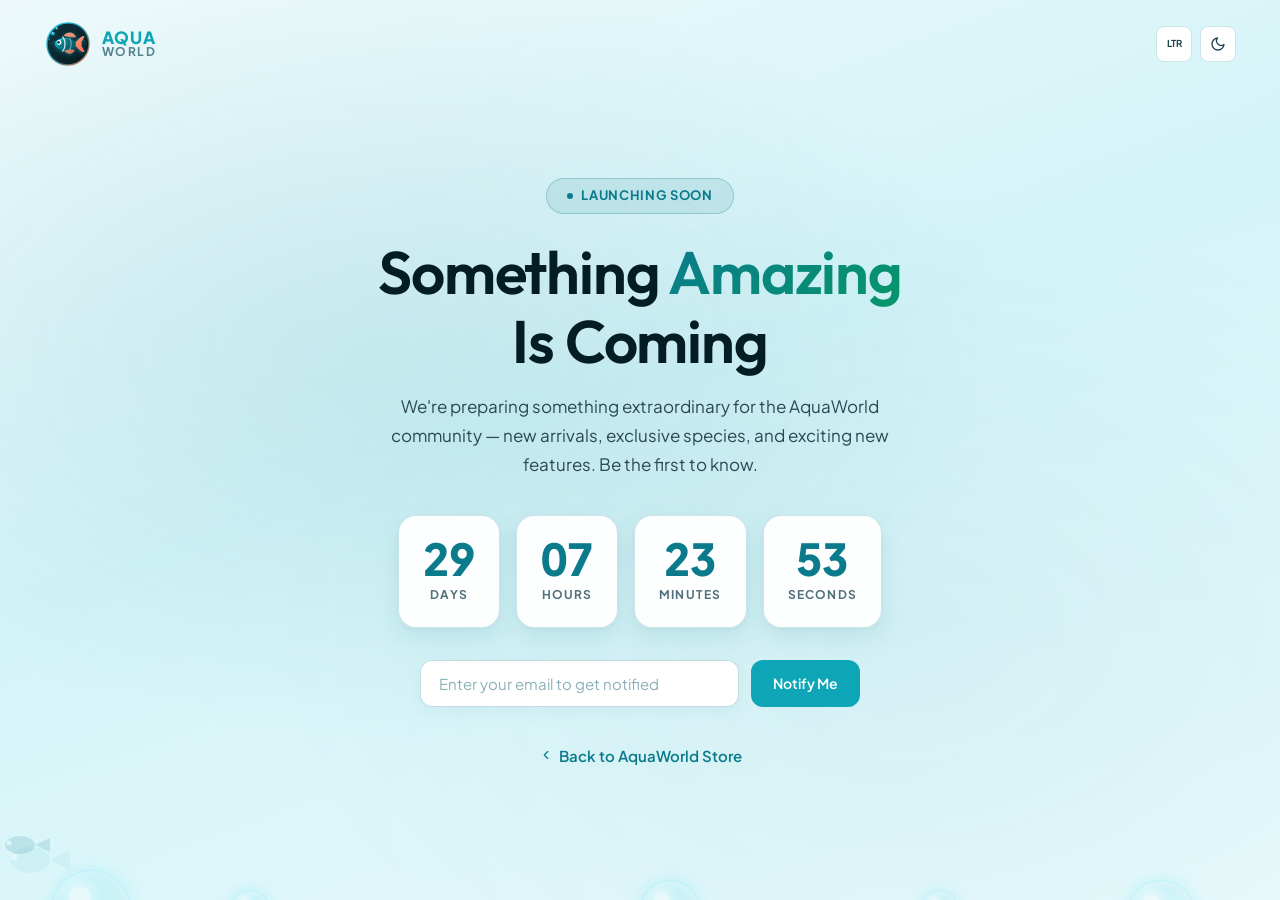
<file: coming-soon.html>
<!DOCTYPE html>
<html lang="en" id="root-html">
<head>
    <meta charset="UTF-8">
    <meta name="viewport" content="width=device-width, initial-scale=1.0">
    <meta name="description" content="Something exciting is coming to AquaWorld — new arrivals, new features, new experiences. Sign up to be notified first.">
    <title>Coming Soon | AquaWorld Aquarium Store</title>
    <link rel="icon" type="image/svg+xml" href="favicon.svg">
    <link rel="stylesheet" href="style.css">
    <style>
        body.fullscreen-page {
            background: linear-gradient(160deg, #041419 0%, #082933 50%, #031418 100%);
            min-height: 100vh;
            display: flex;
            flex-direction: column;
            position: relative;
            overflow-x: hidden;
            overflow-y: auto;
            color: #FFFFFF;
            transition: background 0.3s ease, color 0.3s ease;
        }

        html:not(.dark) body.fullscreen-page {
            background: linear-gradient(160deg, #EDF9FA 0%, #D4F4F8 45%, #E8F9FB 100%);
            color: var(--text-heading);
        }

        /* Underwater ripple background */
        body.fullscreen-page::before {
            content: '';
            position: fixed;
            inset: 0;
            background:
                radial-gradient(ellipse at 30% 40%, rgba(0, 229, 255, 0.12) 0%, transparent 50%),
                radial-gradient(ellipse at 70% 70%, rgba(52, 211, 153, 0.08) 0%, transparent 50%);
            pointer-events: none;
            transition: background 0.3s ease;
        }

        html:not(.dark) body.fullscreen-page::before {
            background:
                radial-gradient(ellipse at 30% 40%, rgba(11, 123, 140, 0.10) 0%, transparent 50%),
                radial-gradient(ellipse at 70% 70%, rgba(11, 123, 140, 0.05) 0%, transparent 50%);
        }

        .cs-topbar {
            display: flex;
            align-items: center;
            justify-content: space-between;
            padding: 1.25rem 1.5rem;
            max-width: 1240px;
            margin: 0 auto;
            width: 100%;
            position: relative;
            z-index: 10;
        }

        .cs-logo {
            display: flex;
            align-items: center;
            gap: 0.625rem;
            text-decoration: none;
        }

        .cs-logo .brand-top { color: #00E5FF; font-size: 1.05rem; font-weight: 800; letter-spacing: 0.05em; }
        .cs-logo .brand-bottom { font-size: 0.75rem; color: rgba(220, 243, 246, 0.7); letter-spacing: 0.12em; }

        html:not(.dark) .cs-logo .brand-top { color: var(--clr-primary); }
        html:not(.dark) .cs-logo .brand-bottom { color: var(--text-muted); }

        .cs-topbar-right { display: flex; gap: 0.5rem; }

        .cs-toggle-btn {
            width: 36px; height: 36px;
            background: rgba(255,255,255,0.08);
            border: 1px solid rgba(0, 229, 255, 0.25);
            border-radius: var(--radius-sm);
            color: rgba(220, 243, 246, 0.85);
            display: flex; align-items: center; justify-content: center;
            cursor: pointer; font-family: var(--font-sans);
            transition: all 0.2s;
        }

        .cs-toggle-btn:hover {
            border-color: #00E5FF;
            color: #00E5FF;
            background: rgba(0, 229, 255, 0.12);
        }

        html:not(.dark) .cs-toggle-btn {
            background: #FFFFFF;
            border-color: rgba(11, 123, 140, 0.2);
            color: var(--text-body);
        }

        html:not(.dark) .cs-toggle-btn:hover {
            border-color: var(--clr-primary);
            color: var(--clr-primary);
            background: var(--clr-primary-xlight);
        }

        .fullscreen-content {
            flex: 1;
            display: flex;
            align-items: center;
            justify-content: center;
            text-align: center;
            padding: 2.5rem 1.5rem 5rem;
            position: relative;
            z-index: 5;
        }

        .cs-wrapper { max-width: 640px; width: 100%; margin: 0 auto; }

        /* Animated badge */
        .cs-badge {
            display: inline-flex;
            align-items: center;
            gap: 0.5rem;
            background: rgba(0, 229, 255, 0.12);
            border: 1px solid rgba(0, 229, 255, 0.30);
            border-radius: 9999px;
            padding: 0.4rem 1.25rem;
            font-size: 0.8125rem;
            font-weight: 700;
            color: #00E5FF;
            letter-spacing: 0.05em;
            text-transform: uppercase;
            margin-bottom: 1.5rem;
            animation: pulse 2.5s ease-in-out infinite;
        }

        html:not(.dark) .cs-badge {
            background: rgba(11, 123, 140, 0.10);
            border-color: rgba(11, 123, 140, 0.25);
            color: #0B7B8C;
        }

        .cs-badge .dot {
            width: 6px; height: 6px;
            background: #00E5FF;
            border-radius: 50%;
        }

        html:not(.dark) .cs-badge .dot { background: #0B7B8C; }

        .cs-title {
            font-size: clamp(2.25rem, 6vw, 3.75rem);
            font-weight: 600;
            color: #FFFFFF;
            line-height: 1.15;
            margin-bottom: 1rem;
            letter-spacing: -0.02em;
        }

        html:not(.dark) .cs-title { color: #041C24; }

        .cs-title em {
            font-style: normal;
            background: linear-gradient(135deg, #00E5FF 0%, #34D399 100%);
            -webkit-background-clip: text;
            -webkit-text-fill-color: transparent;
        }

        html:not(.dark) .cs-title em {
            background: linear-gradient(135deg, #0B7B8C 0%, #059669 100%);
            -webkit-background-clip: text;
            -webkit-text-fill-color: transparent;
        }

        .cs-desc {
            font-size: 1.0625rem;
            color: rgba(220, 243, 246, 0.85);
            line-height: 1.7;
            max-width: 500px;
            margin: 0 auto 2.25rem;
            font-weight: 400;
        }

        html:not(.dark) .cs-desc { color: #2D4852; }

        /* Countdown */
        .countdown-grid {
            display: flex;
            gap: 1rem;
            justify-content: center;
            flex-wrap: wrap;
            margin: 2rem 0;
        }

        .countdown-item {
            background: rgba(6, 28, 36, 0.80);
            border: 1px solid rgba(0, 229, 255, 0.22);
            backdrop-filter: blur(15px);
            -webkit-backdrop-filter: blur(15px);
            border-radius: 1.125rem;
            padding: 1.25rem 1.5rem;
            min-width: 88px;
            text-align: center;
            box-shadow: 0 15px 35px rgba(0, 0, 0, 0.4);
            transition: all 0.3s ease;
        }

        html:not(.dark) .countdown-item {
            background: rgba(255, 255, 255, 0.95);
            border: 1.5px solid rgba(11, 123, 140, 0.20);
            box-shadow: 0 10px 25px rgba(11, 123, 140, 0.10), 0 2px 6px rgba(0,0,0,0.04);
        }

        .countdown-number {
            font-size: clamp(2rem, 5vw, 2.75rem);
            font-weight: 800;
            color: #00E5FF;
            line-height: 1;
            display: block;
            font-variant-numeric: tabular-nums;
            filter: drop-shadow(0 0 10px rgba(0, 229, 255, 0.35));
        }

        html:not(.dark) .countdown-number {
            color: #0B7B8C;
            filter: none;
        }

        .countdown-label {
            font-size: 0.75rem;
            color: rgba(220, 243, 246, 0.70);
            text-transform: uppercase;
            letter-spacing: 0.1em;
            margin-top: 0.5rem;
            font-weight: 700;
        }

        html:not(.dark) .countdown-label { color: #52707B; }

        /* Notify form */
        .cs-form {
            display: flex;
            gap: 0.75rem;
            max-width: 440px;
            margin: 0 auto 1.5rem;
        }

        .cs-input {
            flex: 1;
            background: rgba(255, 255, 255, 0.08);
            border: 1.5px solid rgba(0, 229, 255, 0.25);
            border-radius: var(--radius-md);
            padding: 0.8125rem 1.125rem;
            font-size: 0.9375rem;
            color: #FFFFFF;
            font-family: var(--font-sans);
            outline: none;
            transition: all 0.2s ease;
        }

        html:not(.dark) .cs-input {
            background: #FFFFFF;
            border-color: rgba(11, 123, 140, 0.25);
            color: var(--text-heading);
            box-shadow: 0 4px 15px rgba(11, 123, 140, 0.06);
        }

        .cs-input::placeholder { color: rgba(220, 243, 246, 0.5); }
        html:not(.dark) .cs-input::placeholder { color: var(--text-placeholder); }
        .cs-input:focus { border-color: #00E5FF; box-shadow: 0 0 0 3px rgba(0, 229, 255, 0.2); }
        html:not(.dark) .cs-input:focus { border-color: var(--clr-primary); box-shadow: 0 0 0 3px rgba(11, 123, 140, 0.15); }

        .cs-home-link {
            font-size: 0.9375rem;
            color: rgba(220, 243, 246, 0.75);
            text-decoration: none;
            display: inline-flex;
            align-items: center;
            gap: 0.375rem;
            font-weight: 500;
            transition: color 0.2s;
            margin-top: 0.75rem;
        }
        html:not(.dark) .cs-home-link { color: #0B7B8C; font-weight: 600; }
        .cs-home-link:hover { color: #00E5FF; }
        html:not(.dark) .cs-home-link:hover { color: var(--clr-primary-dark); }

        /* Decorative fish strip at bottom */
        .fish-strip {
            position: fixed;
            bottom: 0;
            left: 0;
            right: 0;
            height: 80px;
            overflow: hidden;
            pointer-events: none;
            z-index: 0;
        }

        .fish-strip-svg {
            position: absolute;
            bottom: 20px;
            animation: swimRight 18s linear infinite;
            opacity: 0.25;
        }

        .fish-strip-svg-2 {
            position: absolute;
            bottom: 40px;
            animation: swimRight 25s linear infinite;
            animation-delay: -8s;
            opacity: 0.15;
        }

        @keyframes swimRight {
            from { left: -80px; }
            to   { left: 110%; }
        }

        /* Notify success */
        .notify-success {
            display: none;
            color: var(--clr-secondary);
            font-size: 0.9375rem;
            font-weight: 600;
            margin-top: 0.75rem;
        }
        html:not(.dark) .notify-success { color: var(--clr-primary); }

        @media (max-width: 360px) {
            .countdown-grid { gap: 0.625rem; }
            .countdown-item { padding: 1rem; min-width: 64px; }
            .cs-form { flex-direction: column; }
        }
    </style>
</head>
<body class="fullscreen-page">

<!-- Floating bubbles -->
<div aria-hidden="true" style="position:fixed;inset:0;pointer-events:none;overflow:hidden;z-index:0;opacity:0.35;">
    <div class="bubble" style="width:80px;height:80px;left:4%;bottom:-50px;animation-duration:13s;"></div>
    <div class="bubble" style="width:40px;height:40px;left:18%;bottom:-30px;animation-duration:10s;animation-delay:2s;"></div>
    <div class="bubble" style="width:60px;height:60px;left:50%;bottom:-40px;animation-duration:12s;animation-delay:4s;"></div>
    <div class="bubble" style="width:35px;height:35px;left:72%;bottom:-25px;animation-duration:9s;animation-delay:1s;"></div>
    <div class="bubble" style="width:70px;height:70px;left:88%;bottom:-50px;animation-duration:14s;animation-delay:6s;"></div>
</div>

<!-- Fish strip at bottom -->
<div class="fish-strip" aria-hidden="true">
    <svg class="fish-strip-svg" width="70" height="40" viewBox="0 0 70 40" fill="none">
        <ellipse cx="30" cy="20" rx="20" ry="13" fill="#A7E3E9"/>
        <path d="M50 20 L70 10 L70 30 Z" fill="#A7E3E9"/>
        <circle cx="14" cy="17" r="3" fill="white"/>
    </svg>
    <svg class="fish-strip-svg-2" width="50" height="30" viewBox="0 0 50 30" fill="none">
        <ellipse cx="20" cy="15" rx="15" ry="9" fill="#0B7B8C"/>
        <path d="M35 15 L50 8 L50 22 Z" fill="#0B7B8C"/>
        <circle cx="9" cy="13" r="2.5" fill="white"/>
    </svg>
</div>

<!-- Top Bar -->
<div class="cs-topbar">
    <a href="index.html" class="cs-logo" aria-label="AquaWorld Home">
        <img src="logo.svg" alt="AquaWorld Logo" width="48" height="48" style="width:48px;height:48px;object-fit:contain;display:block;flex-shrink:0;">
        <div class="nav-logo-text">
            <span class="brand-top">AQUA</span>
            <span class="brand-bottom">WORLD</span>
        </div>
    </a>
    <div class="cs-topbar-right">
        <button onclick="toggleDir()" class="cs-toggle-btn" title="Toggle Direction" aria-label="Toggle text direction">
            <span class="dir-label" style="font-size:0.6rem;font-weight:700;">LTR</span>
        </button>
        <button onclick="toggleTheme()" class="cs-toggle-btn" title="Toggle Theme" aria-label="Toggle dark mode">
            <span class="theme-icon-wrap">
                <svg xmlns="http://www.w3.org/2000/svg" width="16" height="16" viewBox="0 0 24 24" fill="none" stroke="currentColor" stroke-width="2" stroke-linecap="round" stroke-linejoin="round"><path d="M21 12.79A9 9 0 1 1 11.21 3 7 7 0 0 0 21 12.79z"/></svg>
            </span>
        </button>
    </div>
</div>

<!-- Main Content -->
<div class="fullscreen-content">
    <div class="cs-wrapper">

        <div class="cs-badge">
            <div class="dot"></div>
            Launching Soon
        </div>

        <h1 class="cs-title">
            Something <em>Amazing</em><br>Is Coming
        </h1>

        <p class="cs-desc">We're preparing something extraordinary for the AquaWorld community — new arrivals, exclusive species, and exciting new features. Be the first to know.</p>

        <!-- Countdown -->
        <div class="countdown-grid">
            <div class="countdown-item">
                <span class="countdown-number" id="countdown-days">00</span>
                <span class="countdown-label">Days</span>
            </div>
            <div class="countdown-item">
                <span class="countdown-number" id="countdown-hours">00</span>
                <span class="countdown-label">Hours</span>
            </div>
            <div class="countdown-item">
                <span class="countdown-number" id="countdown-minutes">00</span>
                <span class="countdown-label">Minutes</span>
            </div>
            <div class="countdown-item">
                <span class="countdown-number" id="countdown-seconds">00</span>
                <span class="countdown-label">Seconds</span>
            </div>
        </div>

        <!-- Notify Form -->
        <form class="cs-form" onsubmit="handleNotify(event)" id="notify-form">
            <input type="email" class="cs-input" placeholder="Enter your email to get notified" required id="notify-email">
            <button type="submit" class="btn btn-primary">Notify Me</button>
        </form>

        <div class="notify-success" id="notify-success">
            ✓ You're on the list! We'll notify you when we launch.
        </div>

        <a href="index.html" class="cs-home-link">
            <svg xmlns="http://www.w3.org/2000/svg" width="14" height="14" viewBox="0 0 24 24" fill="none" stroke="currentColor" stroke-width="2" stroke-linecap="round" stroke-linejoin="round"><polyline points="15 18 9 12 15 6"/></svg>
            Back to AquaWorld Store
        </a>

    </div>
</div>

<script src="components.js"></script>
<script>
    document.addEventListener('DOMContentLoaded', function() {
        initAuthPage();

        // Countdown to a future date — 30 days from now
        const target = new Date();
        target.setDate(target.getDate() + 30);
        target.setHours(0, 0, 0, 0);
        initCountdown(target.toISOString());
    });

    function handleNotify(e) {
        e.preventDefault();
        document.getElementById('notify-form').style.display = 'none';
        document.getElementById('notify-success').style.display = 'block';
    }
</script>
</body>
</html>
</file>
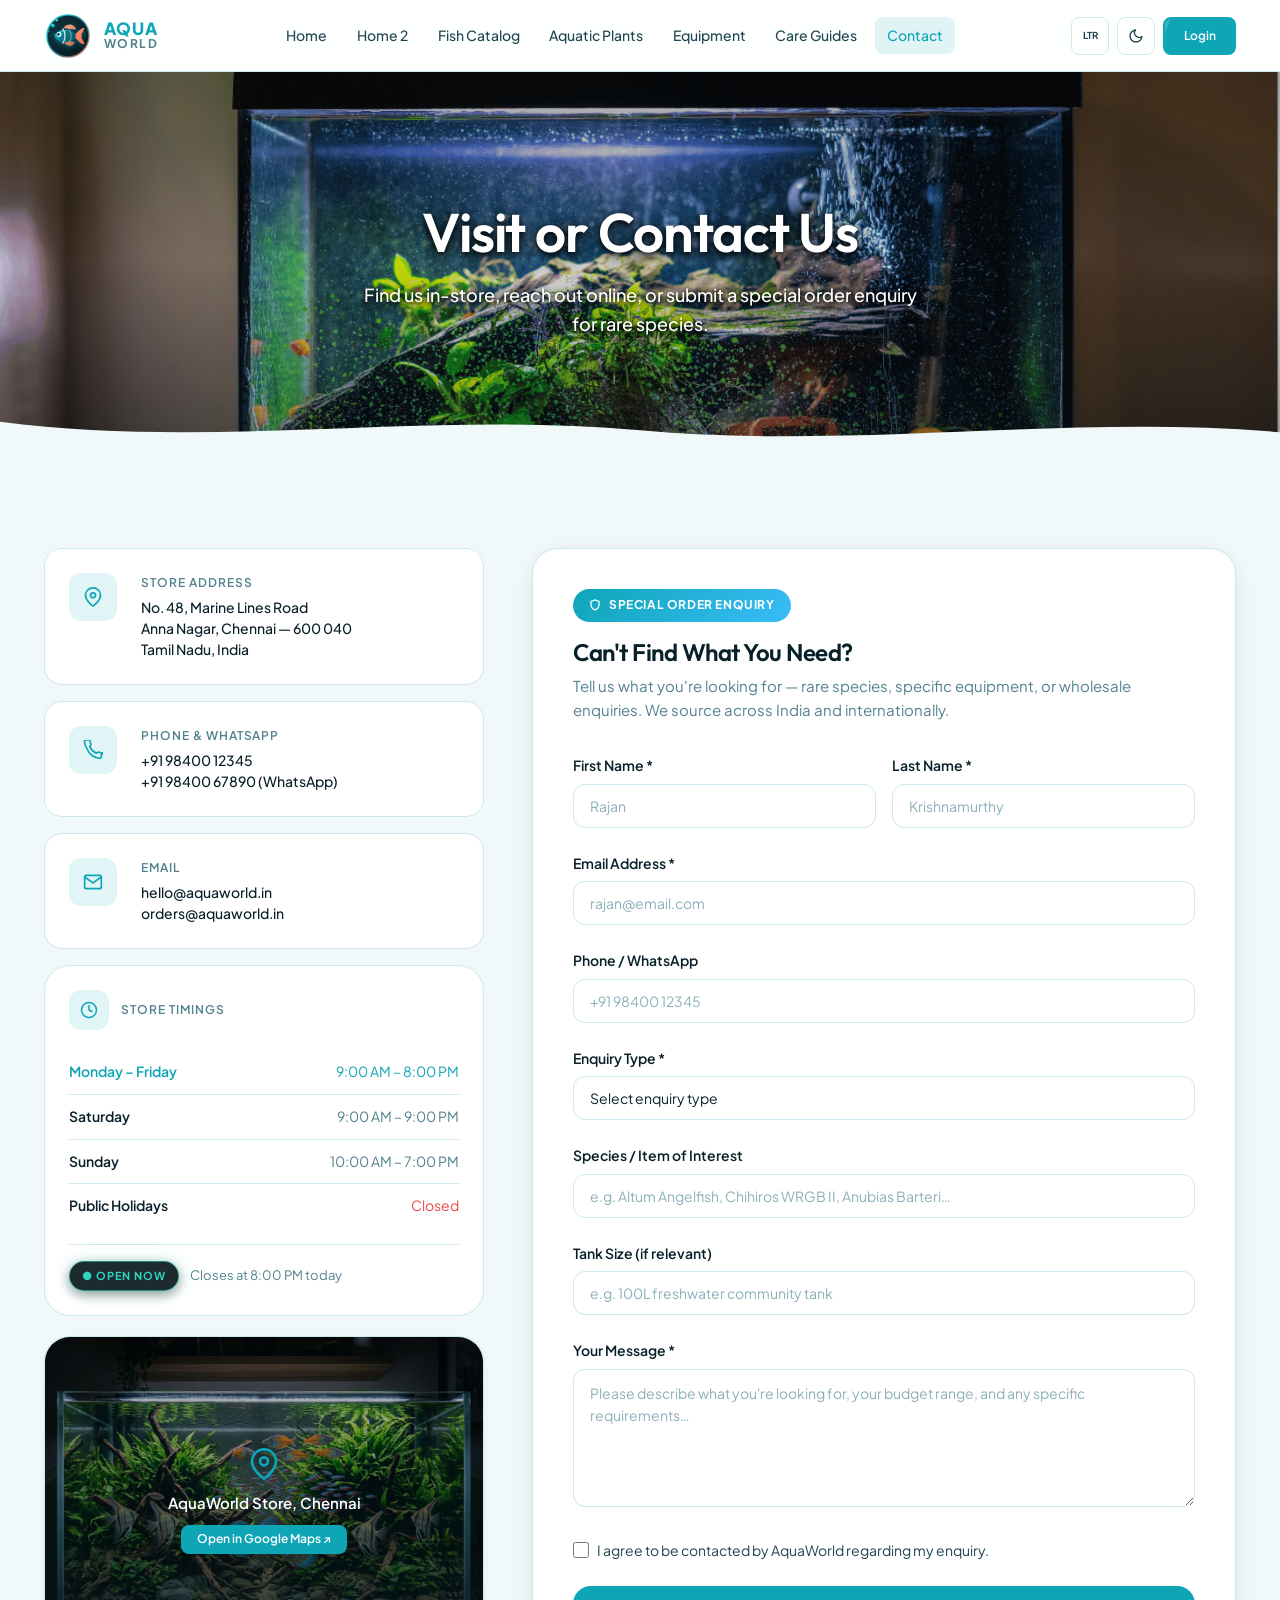
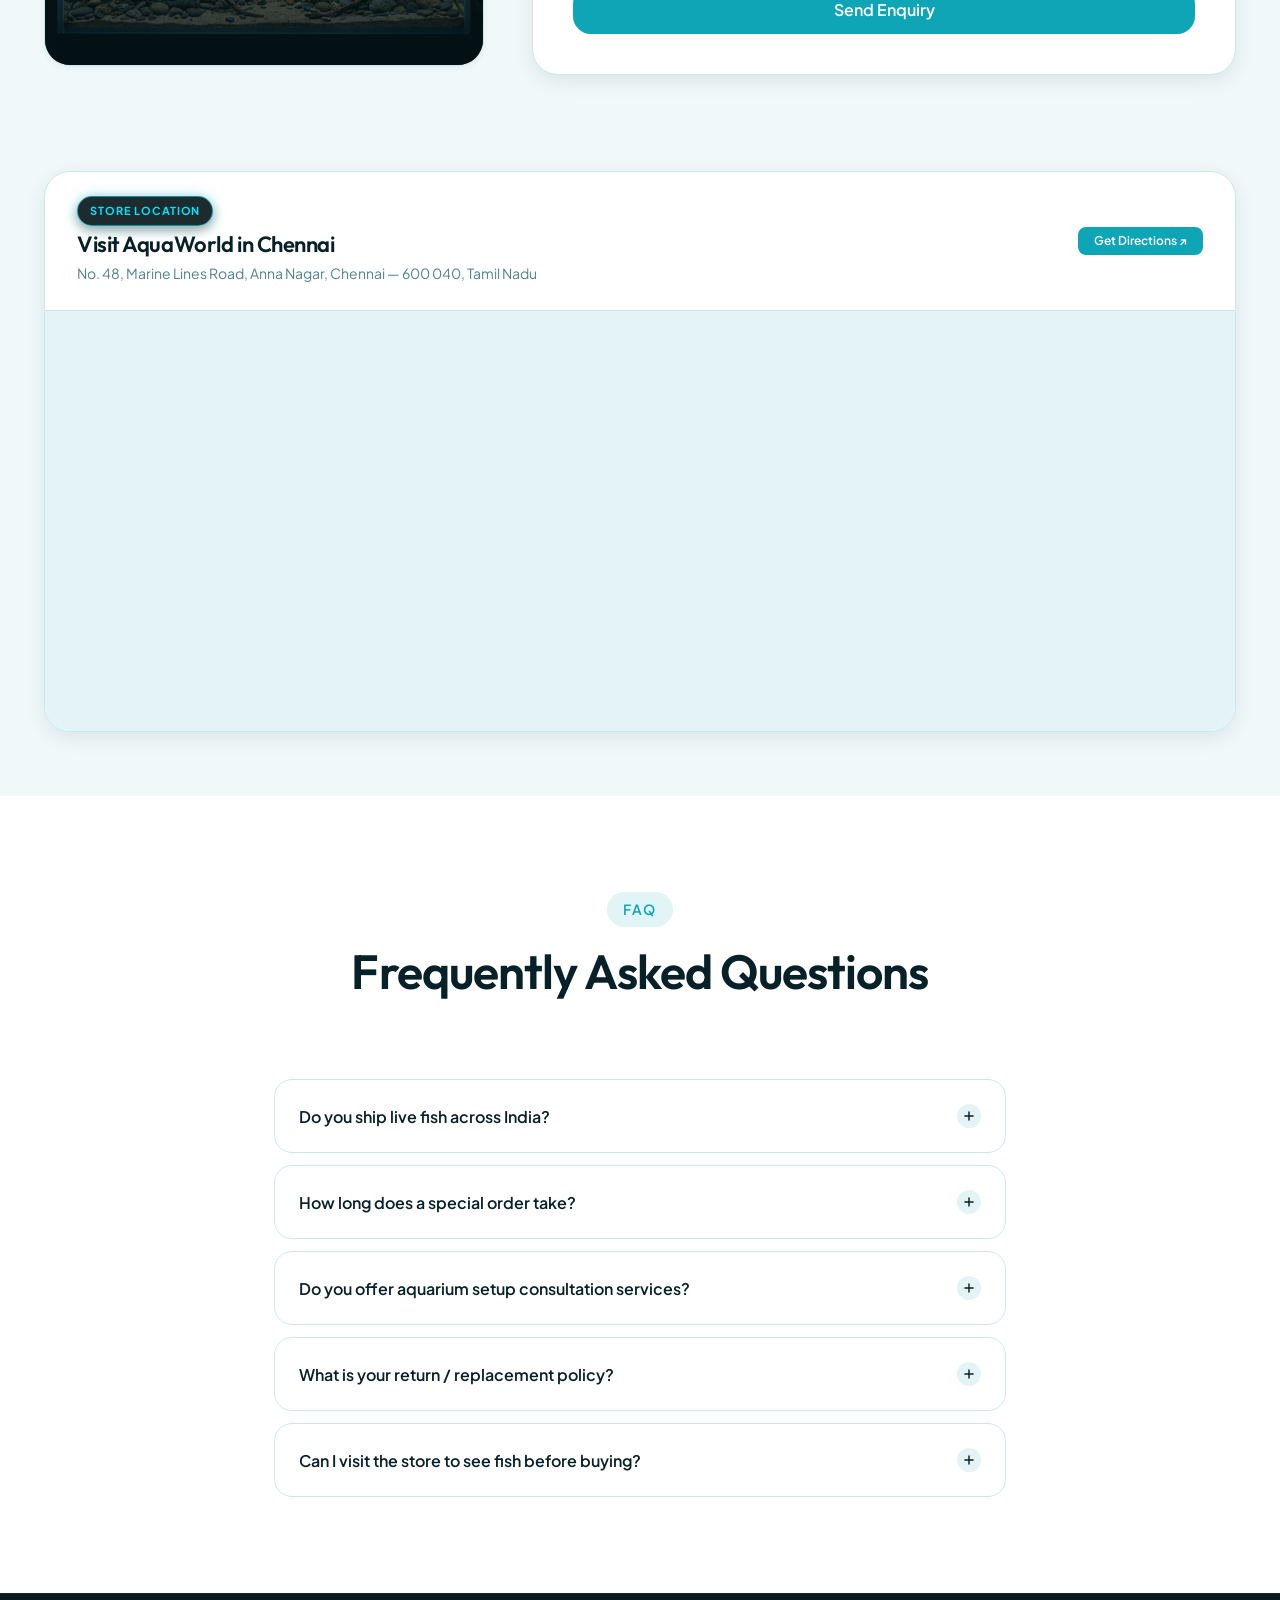
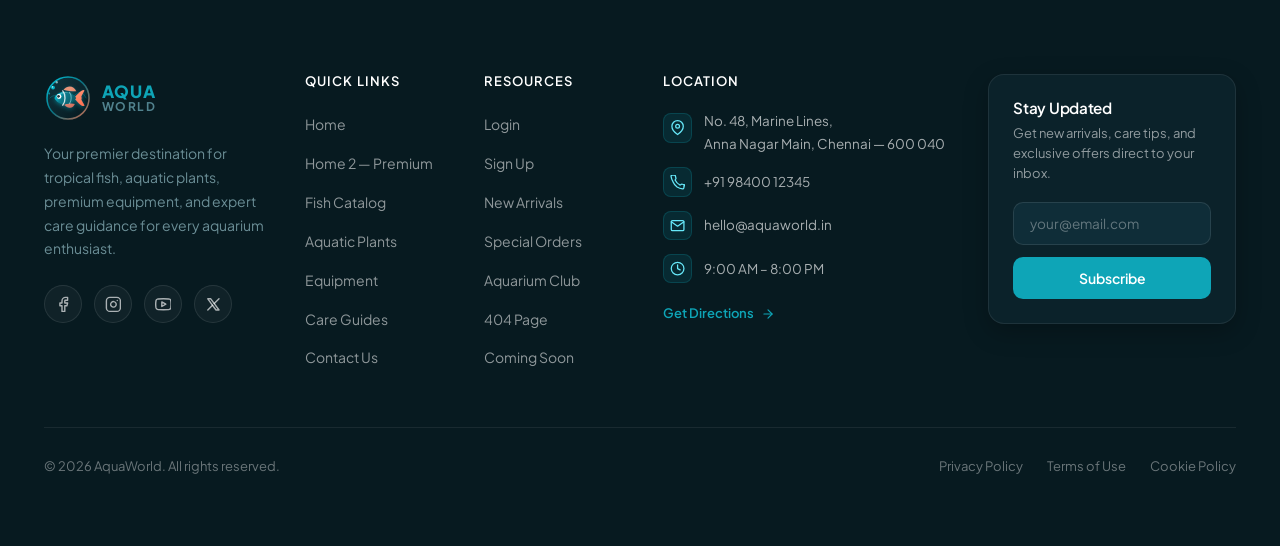
<file: contact.html>
<!DOCTYPE html>
<html lang="en" id="root-html">
<head>
    <meta charset="UTF-8">
    <meta name="viewport" content="width=device-width, initial-scale=1.0">
    <meta name="description" content="Contact AquaWorld — Visit our store, check opening hours, or submit a special order enquiry for rare aquarium fish, plants, and equipment.">
    <title>Contact Us | AquaWorld Aquarium Store</title>
    <link rel="icon" type="image/svg+xml" href="favicon.svg">
        <link rel="preconnect" href="https://fonts.googleapis.com">
    <link rel="preconnect" href="https://fonts.gstatic.com" crossorigin>
    <link href="https://fonts.googleapis.com/css2?family=Outfit:wght@300;400;500;600;700;800;900&family=Plus+Jakarta+Sans:ital,wght@0,300;0,400;0,500;0,600;0,700;0,800;1,400&display=swap" rel="stylesheet">
    <link rel="stylesheet" href="style.css">
    <style>
        /* Contact layout */
        .contact-layout {
            display: grid;
            grid-template-columns: 1fr 1.6fr;
            gap: 3rem;
            align-items: start;
        }

        /* Store Location Image Card */
        .map-placeholder {
            width: 100%;
            aspect-ratio: 4/3;
            background: var(--bg-surface-2);
            border-radius: var(--radius-xl);
            border: 1px solid var(--border-color);
            overflow: hidden;
            position: relative;
            box-shadow: var(--shadow-sm);
        }

        .map-placeholder img {
            width: 100%;
            height: 100%;
            object-fit: cover;
            transition: transform 0.5s ease;
        }

        .map-placeholder:hover img {
            transform: scale(1.05);
        }

        .map-placeholder-overlay {
            position: absolute;
            inset: 0;
            display: flex;
            flex-direction: column;
            align-items: center;
            justify-content: center;
            gap: 0.625rem;
            background: linear-gradient(to top, rgba(4, 20, 25, 0.88) 0%, rgba(4, 20, 25, 0.45) 55%, rgba(4, 20, 25, 0.25) 100%);
            padding: 1rem;
            text-align: center;
        }

        .map-placeholder-overlay p {
            font-size: 0.9375rem;
            color: #fff;
            font-weight: 600;
            margin: 0;
        }

        /* Live full map card */
        .live-map-card {
            background: var(--bg-surface);
            border: 1px solid var(--border-color);
            border-radius: var(--radius-xl);
            overflow: hidden;
            box-shadow: var(--shadow-md);
        }

        .live-map-header {
            padding: 1.5rem 2rem;
            display: flex;
            align-items: center;
            justify-content: space-between;
            border-bottom: 1px solid var(--border-color);
            flex-wrap: wrap;
            gap: 1rem;
        }

        .live-map-frame-wrap {
            width: 100%;
            height: 420px;
            position: relative;
            background: var(--bg-surface-2);
        }

        .live-map-frame-wrap iframe {
            width: 100%;
            height: 100%;
            border: 0;
        }

        @media (max-width: 768px) {
            .live-map-frame-wrap { height: 320px; }
            .live-map-header { padding: 1.25rem; }
        }

        /* Hours table */
        .hours-table {
            width: 100%;
            border-collapse: collapse;
        }

        .hours-table tr {
            border-bottom: 1px solid var(--border-color);
        }

        .hours-table tr:last-child { border-bottom: none; }

        .hours-table td {
            padding: 0.625rem 0;
            font-size: 0.875rem;
            color: var(--text-body);
        }

        .hours-table td:first-child { font-weight: 600; color: var(--text-heading); }
        .hours-table td:last-child { text-align: right; color: var(--text-muted); }

        .hours-today td { color: var(--clr-primary) !important; }
        .hours-today td:first-child { color: var(--clr-primary) !important; }

        .hours-closed td:last-child { color: var(--clr-danger) !important; }

        /* Form card */
        .contact-form-card {
            background: var(--bg-surface);
            border: 1px solid var(--border-color);
            border-radius: var(--radius-xl);
            padding: 2.5rem;
            box-shadow: var(--shadow-md);
        }

        .form-row {
            display: grid;
            grid-template-columns: 1fr 1fr;
            gap: 1rem;
        }

        /* Success state */
        .form-success {
            display: none;
            text-align: center;
            padding: 3rem 2rem;
        }

        .form-success-icon {
            width: 72px; height: 72px;
            background: #D1FAE5;
            border-radius: 50%;
            display: flex;
            align-items: center;
            justify-content: center;
            margin: 0 auto 1.5rem;
            color: #059669;
        }

        /* Special order badge */
        .special-badge {
            display: inline-flex;
            align-items: center;
            gap: 0.5rem;
            background: linear-gradient(135deg, var(--clr-primary) 0%, var(--clr-primary-light) 100%);
            color: #fff;
            padding: 0.4rem 1rem;
            border-radius: 9999px;
            font-size: 0.75rem;
            font-weight: 700;
            letter-spacing: 0.05em;
            text-transform: uppercase;
            margin-bottom: 1rem;
        }

        @media (max-width: 1024px) {
            .contact-layout { grid-template-columns: 1fr; }
            .form-row { grid-template-columns: 1fr; }
        }

        @media (max-width: 768px) {
            .contact-form-card { padding: 1.5rem; }
            .form-row { grid-template-columns: 1fr; }
        }
    </style>
</head>
<body>

<div id="main-nav"></div>

<!-- Page Hero -->
<div class="page-hero page-hero-banner page-hero-contact">
    <div class="container">
        <h1 class="page-hero-title">Visit or Contact Us</h1>
        <p class="page-hero-desc">Find us in-store, reach out online, or submit a special order enquiry for rare species.</p>
    </div>
    <!-- Bottom Wave Cut -->
    <div class="page-hero-wave">
        <svg viewBox="0 0 1440 80" fill="none" xmlns="http://www.w3.org/2000/svg" preserveAspectRatio="none">
            <path d="M0,32 C240,75 480,15 720,45 C960,75 1200,20 1440,48 L1440,80 L0,80 Z"/>
        </svg>
    </div>
</div>

<!-- ─── CONTACT INFO + FORM ────────────────────────── -->
<section class="section">
    <div class="container">
        <div class="contact-layout">

            <!-- Left: Store Info -->
            <div class="reveal">

                <!-- Info cards -->
                <div class="contact-info-item">
                    <div class="contact-info-icon">
                        <svg xmlns="http://www.w3.org/2000/svg" width="20" height="20" viewBox="0 0 24 24" fill="none" stroke="currentColor" stroke-width="2" stroke-linecap="round" stroke-linejoin="round"><path d="M21 10c0 7-9 13-9 13s-9-6-9-13a9 9 0 0 1 18 0z"/><circle cx="12" cy="10" r="3"/></svg>
                    </div>
                    <div>
                        <div class="contact-info-label">Store Address</div>
                        <div class="contact-info-value">No. 48, Marine Lines Road<br>Anna Nagar, Chennai — 600 040<br>Tamil Nadu, India</div>
                    </div>
                </div>

                <div class="contact-info-item">
                    <div class="contact-info-icon">
                        <svg xmlns="http://www.w3.org/2000/svg" width="20" height="20" viewBox="0 0 24 24" fill="none" stroke="currentColor" stroke-width="2" stroke-linecap="round" stroke-linejoin="round"><path d="M22 16.92v3a2 2 0 0 1-2.18 2 19.79 19.79 0 0 1-8.63-3.07A19.5 19.5 0 0 1 4.69 10.5a19.79 19.79 0 0 1-3.07-8.67A2 2 0 0 1 3.6 0h3a2 2 0 0 1 2 1.72 12.84 12.84 0 0 0 .7 2.81 2 2 0 0 1-.45 2.11L8.09 7.91a16 16 0 0 0 8 8l1.27-.83a2 2 0 0 1 2.11-.45 12.84 12.84 0 0 0 2.81.7A2 2 0 0 1 24 17z"/></svg>
                    </div>
                    <div>
                        <div class="contact-info-label">Phone & WhatsApp</div>
                        <div class="contact-info-value">+91 98400 12345<br>+91 98400 67890 (WhatsApp)</div>
                    </div>
                </div>

                <div class="contact-info-item">
                    <div class="contact-info-icon">
                        <svg xmlns="http://www.w3.org/2000/svg" width="20" height="20" viewBox="0 0 24 24" fill="none" stroke="currentColor" stroke-width="2" stroke-linecap="round" stroke-linejoin="round"><path d="M4 4h16c1.1 0 2 .9 2 2v12c0 1.1-.9 2-2 2H4c-1.1 0-2-.9-2-2V6c0-1.1.9-2 2-2z"/><polyline points="22,6 12,13 2,6"/></svg>
                    </div>
                    <div>
                        <div class="contact-info-label">Email</div>
                        <div class="contact-info-value">hello@aquaworld.in<br>orders@aquaworld.in</div>
                    </div>
                </div>

                <!-- Store Hours -->
                <div style="background:var(--bg-surface);border:1px solid var(--border-color);border-radius:var(--radius-xl);padding:1.5rem;margin-top:0.5rem;">
                    <div style="display:flex;align-items:center;gap:0.75rem;margin-bottom:1.25rem;">
                        <div class="contact-info-icon" style="width:40px;height:40px;">
                            <svg xmlns="http://www.w3.org/2000/svg" width="18" height="18" viewBox="0 0 24 24" fill="none" stroke="currentColor" stroke-width="2" stroke-linecap="round" stroke-linejoin="round"><circle cx="12" cy="12" r="10"/><polyline points="12 6 12 12 16 14"/></svg>
                        </div>
                        <div class="contact-info-label" style="margin-bottom:0;">Store Timings</div>
                    </div>
                    <table class="hours-table">
                        <tbody>
                            <tr class="hours-today"><td>Monday – Friday</td><td>9:00 AM – 8:00 PM</td></tr>
                            <tr><td>Saturday</td><td>9:00 AM – 9:00 PM</td></tr>
                            <tr><td>Sunday</td><td>10:00 AM – 7:00 PM</td></tr>
                            <tr class="hours-closed"><td>Public Holidays</td><td>Closed</td></tr>
                        </tbody>
                    </table>
                    <div style="margin-top:1rem;padding-top:1rem;border-top:1px solid var(--border-color);">
                        <span class="badge badge-success">● Open Now</span>
                        <span style="font-size:0.8125rem;color:var(--text-muted);margin-left:0.5rem;">Closes at 8:00 PM today</span>
                    </div>
                </div>

                <!-- Store Location Image Card -->
                <div class="map-placeholder" style="margin-top:1.25rem;">
                    <img src="assets/images/freshwater_world.jpg" alt="AquaWorld Store, Chennai">
                    <div class="map-placeholder-overlay">
                        <svg xmlns="http://www.w3.org/2000/svg" width="32" height="32" viewBox="0 0 24 24" fill="none" stroke="var(--clr-primary)" stroke-width="2"><path d="M21 10c0 7-9 13-9 13s-9-6-9-13a9 9 0 0 1 18 0z"/><circle cx="12" cy="10" r="3"/></svg>
                        <p>AquaWorld Store, Chennai</p>
                        <a href="https://maps.google.com/?q=Anna+Nagar,+Chennai" target="_blank" rel="noopener" class="btn btn-primary btn-sm">Open in Google Maps ↗</a>
                    </div>
                </div>
            </div>

            <!-- Right: Special Order Enquiry Form -->
            <div class="reveal">
                <div class="contact-form-card">
                    <div class="special-badge">
                        <svg xmlns="http://www.w3.org/2000/svg" width="12" height="12" viewBox="0 0 24 24" fill="none" stroke="currentColor" stroke-width="2.5"><path d="M12 22s8-4 8-10V5l-8-3-8 3v7c0 6 8 10 8 10z"/></svg>
                        Special Order Enquiry
                    </div>
                    <h2 style="font-size:1.5rem;font-weight:600;color:var(--text-heading);margin-bottom:0.5rem;">Can't Find What You Need?</h2>
                    <p style="color:var(--text-muted);font-size:0.9375rem;line-height:1.6;margin-bottom:2rem;font-weight:400;">Tell us what you're looking for — rare species, specific equipment, or wholesale enquiries. We source across India and internationally.</p>

                    <div id="contact-form-wrap">
                        <form id="contact-form" onsubmit="submitContactForm(event)">

                            <div class="form-row">
                                <div class="form-group">
                                    <label class="form-label" for="c-fname">First Name *</label>
                                    <input type="text" id="c-fname" class="form-input" placeholder="Rajan" required>
                                </div>
                                <div class="form-group">
                                    <label class="form-label" for="c-lname">Last Name *</label>
                                    <input type="text" id="c-lname" class="form-input" placeholder="Krishnamurthy" required>
                                </div>
                            </div>

                            <div class="form-group">
                                <label class="form-label" for="c-email">Email Address *</label>
                                <input type="email" id="c-email" class="form-input" placeholder="rajan@email.com" required>
                            </div>

                            <div class="form-group">
                                <label class="form-label" for="c-phone">Phone / WhatsApp</label>
                                <input type="tel" id="c-phone" class="form-input" placeholder="+91 98400 12345">
                            </div>

                            <div class="form-group">
                                <label class="form-label" for="c-type">Enquiry Type *</label>
                                <select id="c-type" class="form-select" required>
                                    <option value="" disabled selected>Select enquiry type</option>
                                    <option>Special Order — Rare Fish</option>
                                    <option>Special Order — Plants</option>
                                    <option>Special Order — Equipment</option>
                                    <option>Wholesale / Bulk Order</option>
                                    <option>General Question</option>
                                    <option>Aquarium Setup Consultation</option>
                                    <option>Other</option>
                                </select>
                            </div>

                            <div class="form-group">
                                <label class="form-label" for="c-species">Species / Item of Interest</label>
                                <input type="text" id="c-species" class="form-input" placeholder="e.g. Altum Angelfish, Chihiros WRGB II, Anubias Barteri…">
                            </div>

                            <div class="form-group">
                                <label class="form-label" for="c-tank">Tank Size (if relevant)</label>
                                <input type="text" id="c-tank" class="form-input" placeholder="e.g. 100L freshwater community tank">
                            </div>

                            <div class="form-group">
                                <label class="form-label" for="c-message">Your Message *</label>
                                <textarea id="c-message" class="form-textarea" rows="5" placeholder="Please describe what you're looking for, your budget range, and any specific requirements…" required></textarea>
                            </div>

                            <div class="form-group" style="margin-bottom:1.5rem;">
                                <div class="checkbox-wrapper">
                                    <input type="checkbox" id="c-consent" required>
                                    <label for="c-consent">I agree to be contacted by AquaWorld regarding my enquiry.</label>
                                </div>
                            </div>

                            <button type="submit" class="btn btn-primary btn-lg w-full" id="submit-btn">
                                Send Enquiry
                            </button>
                        </form>

                        <div class="form-success" id="form-success">
                            <div class="form-success-icon">
                                <svg xmlns="http://www.w3.org/2000/svg" width="32" height="32" viewBox="0 0 24 24" fill="none" stroke="currentColor" stroke-width="2.5" stroke-linecap="round" stroke-linejoin="round"><polyline points="20 6 9 17 4 12"/></svg>
                            </div>
                            <h3 style="font-size:1.375rem;font-weight:600;color:var(--text-heading);margin-bottom:0.5rem;">Enquiry Sent!</h3>
                            <p style="color:var(--text-muted);line-height:1.6;margin-bottom:1.5rem;font-weight:400;">Thank you! Our team will review your enquiry and get back to you within 24 hours via email or WhatsApp.</p>
                            <a href="index.html" class="btn btn-primary">Back to Home</a>
                        </div>
                    </div>
                </div>
            </div>

        </div>
    </div>
</section>

<!-- ─── LIVE INTERACTIVE MAP ───────────────────────── -->
<section class="section-sm" style="padding-top:0;">
    <div class="container">
        <div class="live-map-card reveal">
            <div class="live-map-header">
                <div>
                    <span class="badge badge-primary">Store Location</span>
                    <h3 style="font-size:1.375rem;font-weight:600;color:var(--text-heading);margin-top:0.375rem;">Visit AquaWorld in Chennai</h3>
                    <p style="font-size:0.875rem;color:var(--text-muted);margin:0.25rem 0 0;">No. 48, Marine Lines Road, Anna Nagar, Chennai — 600 040, Tamil Nadu</p>
                </div>
                <div style="display:flex;gap:0.75rem;align-items:center;flex-wrap:wrap;">
                    <a href="https://maps.google.com/?q=Anna+Nagar,+Chennai" target="_blank" rel="noopener" class="btn btn-primary btn-sm">
                        Get Directions ↗
                    </a>
                </div>
            </div>
            <div class="live-map-frame-wrap">
                <iframe 
                    title="AquaWorld Store Live Location Map"
                    src="https://maps.google.com/maps?q=Anna+Nagar,+Chennai,+Tamil+Nadu,+India&t=&z=15&ie=UTF8&iwloc=&output=embed" 
                    allowfullscreen="" 
                    loading="lazy" 
                    referrerpolicy="no-referrer-when-downgrade">
                </iframe>
            </div>
        </div>
    </div>
</section>

<!-- ─── FAQ ────────────────────────────────────────── -->
<section class="section bg-surface">
    <div class="container" style="max-width:780px;">
        <div class="section-header centered reveal">
            <span class="section-label">FAQ</span>
            <h2 class="section-title">Frequently Asked Questions</h2>
        </div>

        <div class="faq-list reveal">
            <div class="faq-item">
                <button class="faq-question" onclick="toggleFAQ(this)">
                    Do you ship live fish across India?
                    <span class="faq-icon">
                        <svg xmlns="http://www.w3.org/2000/svg" width="14" height="14" viewBox="0 0 24 24" fill="none" stroke="currentColor" stroke-width="2.5" stroke-linecap="round" stroke-linejoin="round"><line x1="12" y1="5" x2="12" y2="19"/><line x1="5" y1="12" x2="19" y2="12"/></svg>
                    </span>
                </button>
                <div class="faq-answer">
                    <div class="faq-answer-inner">Yes! We ship live fish to all major cities in India via overnight air courier. Fish are packed with pure oxygen, temperature control, and stress coat. We guarantee live arrival — if any fish arrive DOA, we replace them free of charge within 48 hours of receiving photo evidence.</div>
                </div>
            </div>

            <div class="faq-item">
                <button class="faq-question" onclick="toggleFAQ(this)">
                    How long does a special order take?
                    <span class="faq-icon">
                        <svg xmlns="http://www.w3.org/2000/svg" width="14" height="14" viewBox="0 0 24 24" fill="none" stroke="currentColor" stroke-width="2.5" stroke-linecap="round" stroke-linejoin="round"><line x1="12" y1="5" x2="12" y2="19"/><line x1="5" y1="12" x2="19" y2="12"/></svg>
                    </span>
                </button>
                <div class="faq-answer">
                    <div class="faq-answer-inner">Most domestic special orders take 1–2 weeks. International sourcing (e.g., rare marine species) can take 3–6 weeks depending on availability and import clearance. We'll keep you updated throughout the process with WhatsApp notifications.</div>
                </div>
            </div>

            <div class="faq-item">
                <button class="faq-question" onclick="toggleFAQ(this)">
                    Do you offer aquarium setup consultation services?
                    <span class="faq-icon">
                        <svg xmlns="http://www.w3.org/2000/svg" width="14" height="14" viewBox="0 0 24 24" fill="none" stroke="currentColor" stroke-width="2.5" stroke-linecap="round" stroke-linejoin="round"><line x1="12" y1="5" x2="12" y2="19"/><line x1="5" y1="12" x2="19" y2="12"/></svg>
                    </span>
                </button>
                <div class="faq-answer">
                    <div class="faq-answer-inner">Yes! We offer free in-store consultations and paid home-visit setup services for Chennai and surrounding areas. For online customers, we provide free video call consultations to help plan your aquarium layout, species selection, and equipment list.</div>
                </div>
            </div>

            <div class="faq-item">
                <button class="faq-question" onclick="toggleFAQ(this)">
                    What is your return / replacement policy?
                    <span class="faq-icon">
                        <svg xmlns="http://www.w3.org/2000/svg" width="14" height="14" viewBox="0 0 24 24" fill="none" stroke="currentColor" stroke-width="2.5" stroke-linecap="round" stroke-linejoin="round"><line x1="12" y1="5" x2="12" y2="19"/><line x1="5" y1="12" x2="19" y2="12"/></svg>
                    </span>
                </button>
                <div class="faq-answer">
                    <div class="faq-answer-inner">All live fish are covered by our Live Arrival Guarantee. For equipment, we offer a 7-day return window if unused and in original packaging. Fish that die within 7 days of purchase (with water test proof) are covered by our Healthy Fish Warranty — we'll replace them once.</div>
                </div>
            </div>

            <div class="faq-item">
                <button class="faq-question" onclick="toggleFAQ(this)">
                    Can I visit the store to see fish before buying?
                    <span class="faq-icon">
                        <svg xmlns="http://www.w3.org/2000/svg" width="14" height="14" viewBox="0 0 24 24" fill="none" stroke="currentColor" stroke-width="2.5" stroke-linecap="round" stroke-linejoin="round"><line x1="12" y1="5" x2="12" y2="19"/><line x1="5" y1="12" x2="19" y2="12"/></svg>
                    </span>
                </button>
                <div class="faq-answer">
                    <div class="faq-answer-inner">Absolutely! Our Chennai showroom has over 200 display tanks across two floors. We welcome walk-in visitors during store hours and encourage you to take your time choosing your fish. Our staff will be happy to assist and answer any care questions.</div>
                </div>
            </div>
        </div>
    </div>
</section>

<div id="main-footer"></div>
<button class="scroll-top-btn" id="scroll-top-btn" aria-label="Scroll to top">
    <svg xmlns="http://www.w3.org/2000/svg" width="16" height="16" viewBox="0 0 24 24" fill="none" stroke="currentColor" stroke-width="2.5" stroke-linecap="round" stroke-linejoin="round"><line x1="12" y1="19" x2="12" y2="5"/><polyline points="5 12 12 5 19 12"/></svg>
</button>

<script src="components.js"></script>
<script>
    function submitContactForm(e) {
        e.preventDefault();
        const btn = document.getElementById('submit-btn');
        btn.textContent = 'Sending…';
        btn.disabled = true;
        setTimeout(() => {
            document.getElementById('contact-form').style.display = 'none';
            document.getElementById('form-success').style.display = 'block';
        }, 1200);
    }
</script>
</body>
</html>
</file>
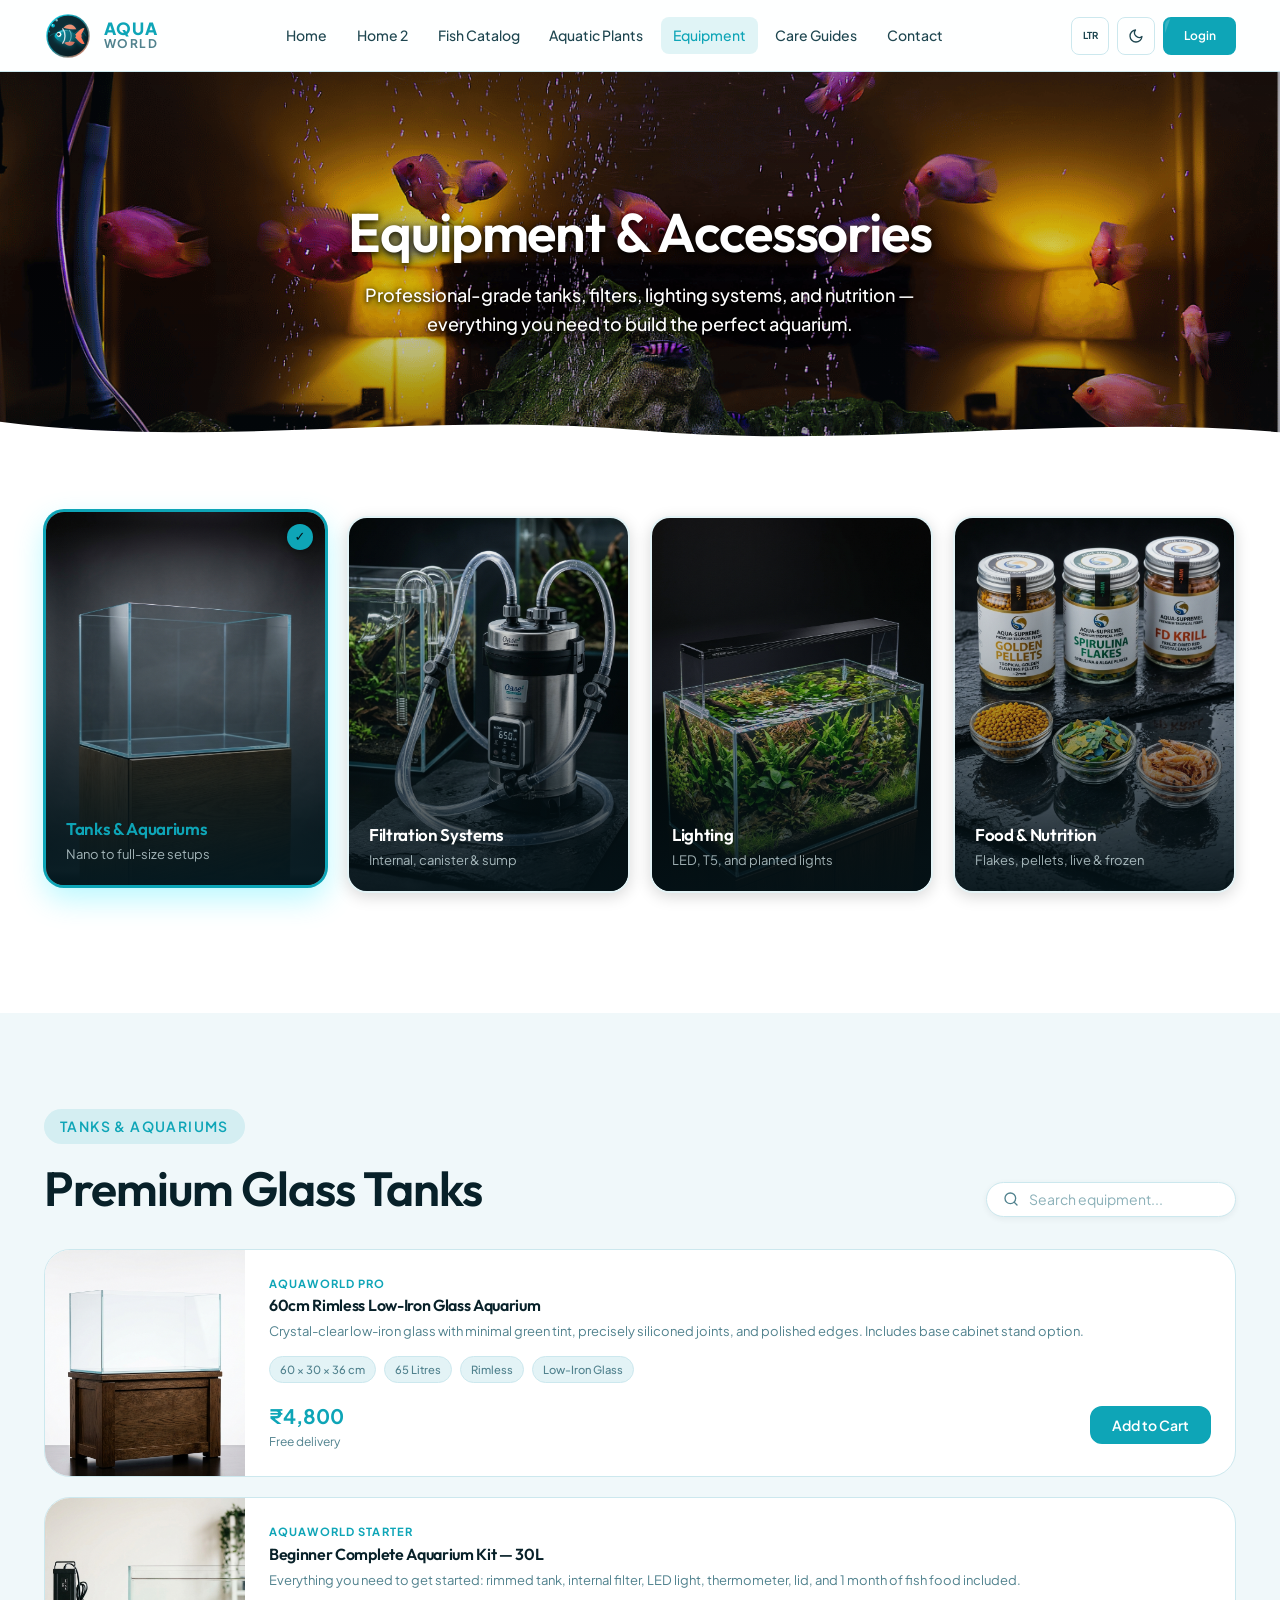
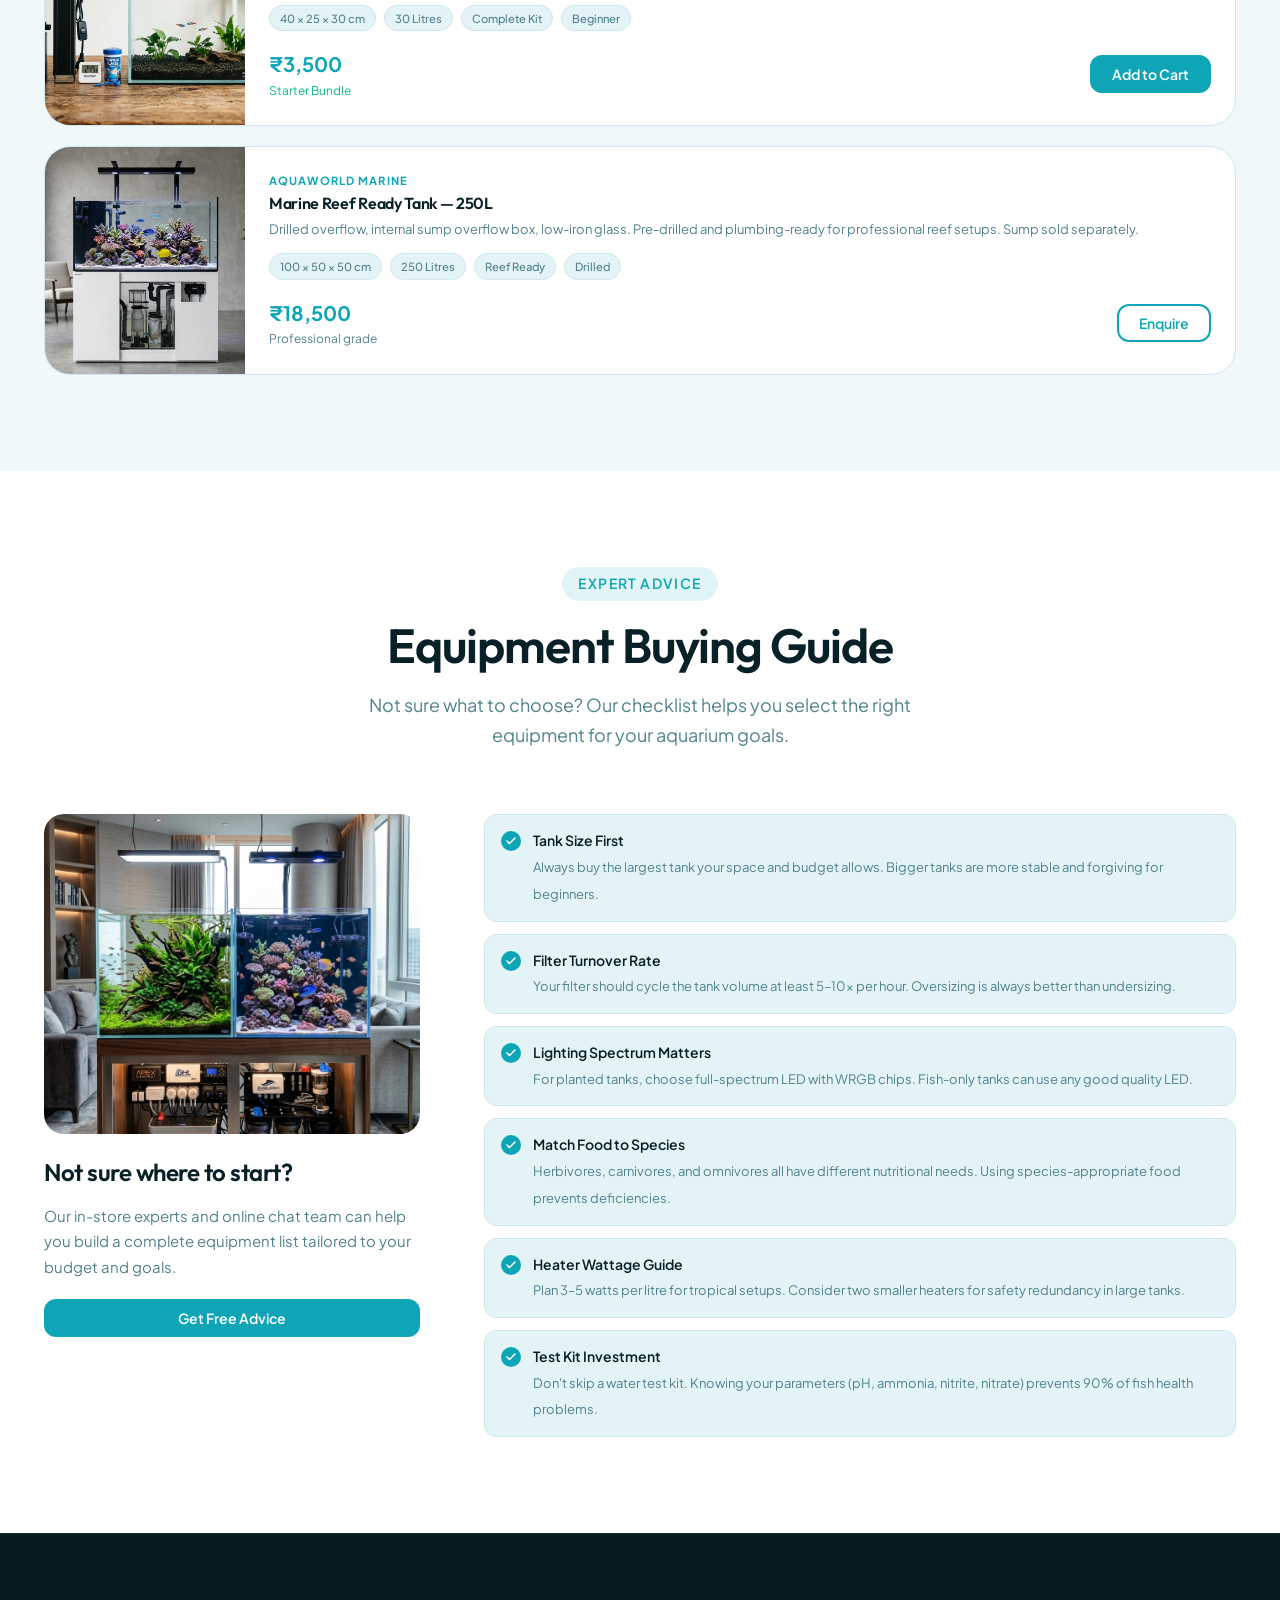
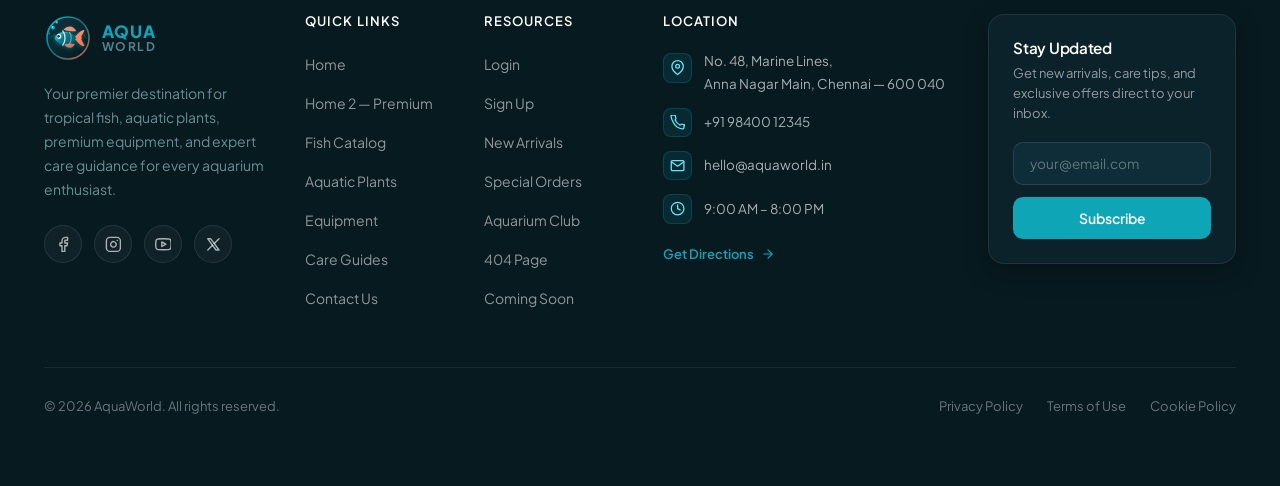
<file: equipment.html>
<!DOCTYPE html>
<html lang="en" id="root-html">
<head>
    <meta charset="UTF-8">
    <meta name="viewport" content="width=device-width, initial-scale=1.0">
    <meta name="description" content="AquaWorld Equipment & Accessories — Premium aquarium tanks, canister filters, LED lighting, fish food, and everything you need for a perfect aquarium setup.">
    <title>Equipment & Accessories | AquaWorld Aquarium Store</title>
    <link rel="icon" type="image/svg+xml" href="favicon.svg">
        <link rel="preconnect" href="https://fonts.googleapis.com">
    <link rel="preconnect" href="https://fonts.gstatic.com" crossorigin>
    <link href="https://fonts.googleapis.com/css2?family=Outfit:wght@300;400;500;600;700;800;900&family=Plus+Jakarta+Sans:ital,wght@0,300;0,400;0,500;0,600;0,700;0,800;1,400&display=swap" rel="stylesheet">
    <link rel="stylesheet" href="style.css">
    <style>
        /* Category hero cards */
        .cat-hero-grid {
            display: grid;
            grid-template-columns: repeat(4, 1fr);
            gap: 1.25rem;
            margin-bottom: 3.5rem;
        }

        .cat-hero-card {
            border-radius: 1.25rem;
            overflow: hidden;
            position: relative;
            aspect-ratio: 3/4;
            cursor: pointer;
            border: 2px solid transparent;
            background: var(--bg-surface-2);
            box-shadow: 0 4px 15px rgba(0, 0, 0, 0.15);
            transition: transform 0.3s cubic-bezier(0.2, 0, 0.2, 1), box-shadow 0.3s ease, border-color 0.3s ease;
        }

        .cat-hero-card:hover {
            transform: translateY(-5px);
            border-color: rgba(0, 229, 255, 0.4);
            box-shadow: 0 10px 25px rgba(0, 0, 0, 0.25);
        }

        .cat-hero-card img {
            width: 100%; height: 100%;
            object-fit: cover;
            transition: transform 0.5s ease;
        }

        .cat-hero-card:hover img { transform: scale(1.05); }

        .cat-hero-card-overlay {
            position: absolute;
            inset: 0;
            background: linear-gradient(to top, rgba(4, 18, 23, 0.92) 0%, rgba(4, 18, 23, 0.35) 45%, transparent 100%);
            display: flex;
            align-items: flex-end;
            padding: 1.25rem;
            transition: background 0.3s ease;
        }

        .cat-hero-card-overlay-inner h3 {
            color: #fff;
            font-size: 1.0625rem;
            font-weight: 600;
            margin-bottom: 0.25rem;
            transition: color 0.3s ease;
        }

        .cat-hero-card-overlay-inner span {
            font-size: 0.8125rem;
            color: rgba(226, 245, 248, 0.7);
            display: block;
        }

        /* Modern Crisp Active State */
        .cat-hero-card.active-cat {
            border-color: var(--clr-primary);
            transform: translateY(-6px);
            box-shadow: 0 0 0 1px var(--clr-primary), 0 12px 30px rgba(0, 229, 255, 0.28);
        }

        .cat-hero-card.active-cat .cat-hero-card-overlay {
            background: linear-gradient(to top, rgba(4, 25, 32, 0.96) 0%, rgba(4, 25, 32, 0.25) 50%, transparent 100%);
        }

        .cat-hero-card.active-cat .cat-hero-card-overlay-inner h3 {
            color: var(--clr-primary);
        }

        .cat-hero-card.active-cat::after {
            content: '✓';
            position: absolute;
            top: 12px;
            right: 12px;
            width: 26px;
            height: 26px;
            background: var(--clr-primary);
            color: #031419;
            border-radius: 50%;
            display: flex;
            align-items: center;
            justify-content: center;
            font-size: 0.8125rem;
            font-weight: 900;
            box-shadow: 0 2px 8px rgba(0, 0, 0, 0.4);
            animation: popIn 0.25s cubic-bezier(0.175, 0.885, 0.32, 1.275);
        }

        @keyframes popIn {
            0% { transform: scale(0.5); opacity: 0; }
            100% { transform: scale(1); opacity: 1; }
        }

        /* Equipment product card enhanced */
        .eq-card {
            background: var(--bg-surface);
            border: 1px solid var(--border-color);
            border-radius: var(--radius-xl);
            overflow: hidden;
            display: grid;
            grid-template-columns: 200px 1fr;
            gap: 0;
            transition: transform 0.3s, box-shadow 0.3s, border-color 0.2s;
        }

        .eq-card:hover {
            transform: translateY(-4px);
            box-shadow: var(--shadow-lg);
            border-color: var(--clr-primary);
        }

        .eq-card-img {
            background: var(--bg-surface-2);
            display: flex;
            align-items: center;
            justify-content: center;
            overflow: hidden;
        }

        .eq-card-img img {
            width: 100%;
            height: 100%;
            object-fit: cover;
        }

        .eq-card-body {
            padding: 1.5rem;
            display: flex;
            flex-direction: column;
        }

        .eq-card-brand {
            font-size: 0.7rem;
            font-weight: 700;
            text-transform: uppercase;
            letter-spacing: 0.1em;
            color: var(--clr-primary);
            margin-bottom: 0.25rem;
        }

        .eq-card-name {
            font-size: 1rem;
            font-weight: 600;
            color: var(--text-heading);
            margin-bottom: 0.375rem;
        }

        .eq-card-desc {
            font-size: 0.8125rem;
            color: var(--text-muted);
            line-height: 1.6;
            margin-bottom: 0.875rem;
            flex: 1;
            font-weight: 400;
        }

        .eq-card-specs {
            display: flex;
            gap: 0.5rem;
            flex-wrap: wrap;
            margin-bottom: 1rem;
        }

        .eq-spec-tag {
            font-size: 0.7rem;
            background: var(--bg-surface-2);
            border: 1px solid var(--border-color);
            border-radius: 9999px;
            padding: 0.175rem 0.625rem;
            color: var(--text-muted);
            font-weight: 500;
        }

        .eq-card-footer {
            display: flex;
            align-items: center;
            justify-content: space-between;
            gap: 1rem;
        }

        .eq-price {
            font-size: 1.25rem;
            font-weight: 700;
            color: var(--clr-primary);
        }

        /* Buying guide */
        .buying-guide {
            display: grid;
            grid-template-columns: 1fr 2fr;
            gap: 4rem;
            align-items: start;
        }

        .buying-guide-sticky {
            position: sticky;
            top: calc(var(--navbar-height) + 1.5rem);
        }

        .buying-guide-sticky h3 {
            font-size: 1.5rem;
            font-weight: 600;
            color: var(--text-heading);
            margin-bottom: 1rem;
        }

        .buying-guide-img {
            border-radius: 1.25rem;
            overflow: hidden;
            height: 320px;
            max-width: 100%;
            margin-bottom: 1.5rem;
        }

        .buying-guide-img img { width: 100%; height: 100%; object-fit: cover; }

        .guide-checklist { display: flex; flex-direction: column; gap: 0.75rem; }

        .guide-check-item {
            display: flex;
            align-items: flex-start;
            gap: 0.75rem;
            padding: 0.875rem 1rem;
            background: var(--bg-surface-2);
            border-radius: var(--radius-md);
            border: 1px solid var(--border-color);
        }

        .guide-check-icon {
            width: 20px; height: 20px;
            background: var(--clr-primary);
            border-radius: 50%;
            display: flex;
            align-items: center;
            justify-content: center;
            flex-shrink: 0;
            color: #fff;
            margin-top: 0.125rem;
        }

        .guide-check-text strong { display: block; font-size: 0.875rem; font-weight: 600; color: var(--text-heading); }
        .guide-check-text span { font-size: 0.8125rem; color: var(--text-muted); }

        .eq-list { display: flex; flex-direction: column; gap: 1.25rem; }

        @media (max-width: 1024px) {
            .cat-hero-grid { grid-template-columns: 1fr 1fr; }
            .eq-card { grid-template-columns: 180px 1fr; }
            .buying-guide { grid-template-columns: 1fr; gap: 2rem; }
            .buying-guide-sticky { position: static; max-width: 560px; margin: 0 auto; }
            .buying-guide-img { height: 280px; max-width: 100%; }
        }

        @media (max-width: 768px) {
            .cat-hero-grid { grid-template-columns: 1fr 1fr; }
            .eq-card { grid-template-columns: 1fr; }
            .eq-card-img { height: 260px; }
            .buying-guide-img { height: 220px; }
        }

        @media (max-width: 576px) {
            .cat-hero-grid { grid-template-columns: 1fr; }
            .cat-hero-card { aspect-ratio: 4/3; min-height: 220px; }
        }

        @media (max-width: 360px) {
            .cat-hero-grid { grid-template-columns: 1fr; }
            .cat-hero-card { aspect-ratio: 4/3; min-height: 220px; }
        }

        /* Search Box */
        .eq-search-box {
            display: flex;
            align-items: center;
            gap: 0.625rem;
            background: var(--bg-surface);
            border: 1.5px solid var(--border-color);
            border-radius: var(--radius-full);
            padding: 0.45rem 1rem;
            width: 250px;
            box-shadow: var(--shadow-sm);
            transition: border-color var(--transition-fast), box-shadow var(--transition-fast), background-color var(--transition-fast);
        }

        .eq-search-box:focus-within {
            border-color: var(--clr-primary);
            box-shadow: 0 0 0 3px var(--clr-primary-xlight), var(--shadow-sm);
        }

        .eq-search-icon {
            color: var(--text-muted);
            flex-shrink: 0;
            display: flex;
            align-items: center;
            justify-content: center;
            transition: color var(--transition-fast);
        }

        .eq-search-box:focus-within .eq-search-icon {
            color: var(--clr-primary);
        }

        .eq-search-box input {
            border: none;
            background: transparent;
            font-family: var(--font-sans);
            font-size: 0.875rem;
            color: var(--text-heading);
            width: 100%;
            outline: none;
        }

        .eq-search-box input::placeholder {
            color: var(--text-placeholder);
        }
    </style>
</head>
<body>

<div id="main-nav"></div>

<!-- Page Hero -->
<div class="page-hero page-hero-banner page-hero-equipment">
    <div class="container">
        <h1 class="page-hero-title">Equipment & Accessories</h1>
        <p class="page-hero-desc">Professional-grade tanks, filters, lighting systems, and nutrition — everything you need to build the perfect aquarium.</p>
    </div>
    <!-- Bottom Wave Cut -->
    <div class="page-hero-wave wave-surface">
        <svg viewBox="0 0 1440 80" fill="none" xmlns="http://www.w3.org/2000/svg" preserveAspectRatio="none">
            <path d="M0,32 C240,75 480,15 720,45 C960,75 1200,20 1440,48 L1440,80 L0,80 Z"/>
        </svg>
    </div>
</div>

<!-- ─── CATEGORY TILES ─────────────────────────────── -->
<section class="section-sm bg-surface">
    <div class="container">
        <div class="cat-hero-grid reveal">
            <div class="cat-hero-card active-cat" onclick="filterEq('tanks', this)">
                <img src="assets/images/equip_rimless_tank.jpg" alt="Aquarium glass tanks">
                <div class="cat-hero-card-overlay">
                    <div class="cat-hero-card-overlay-inner">
                        <h3>Tanks & Aquariums</h3>
                        <span>Nano to full-size setups</span>
                    </div>
                </div>
            </div>
            <div class="cat-hero-card" onclick="filterEq('filters', this)">
                <img src="assets/images/equip_canister_filter.jpg" alt="Aquarium filtration systems">
                <div class="cat-hero-card-overlay">
                    <div class="cat-hero-card-overlay-inner">
                        <h3>Filtration Systems</h3>
                        <span>Internal, canister & sump</span>
                    </div>
                </div>
            </div>
            <div class="cat-hero-card" onclick="filterEq('lighting', this)">
                <img src="assets/images/equip_led_lighting.jpg" alt="LED aquarium lighting">
                <div class="cat-hero-card-overlay">
                    <div class="cat-hero-card-overlay-inner">
                        <h3>Lighting</h3>
                        <span>LED, T5, and planted lights</span>
                    </div>
                </div>
            </div>
            <div class="cat-hero-card" onclick="filterEq('food', this)">
                <img src="assets/images/equip_fish_nutrition.jpg" alt="Premium fish food">
                <div class="cat-hero-card-overlay">
                    <div class="cat-hero-card-overlay-inner">
                        <h3>Food & Nutrition</h3>
                        <span>Flakes, pellets, live & frozen</span>
                    </div>
                </div>
            </div>
        </div>
    </div>
</section>

<!-- ─── PRODUCT LISTINGS ────────────────────────────── -->
<section class="section">
    <div class="container">
        <div class="section-header" style="display:flex;align-items:flex-end;justify-content:space-between;flex-wrap:wrap;gap:1rem;margin-bottom:2rem;">
            <div class="reveal">
                <span class="section-label" id="eq-category-label">Tanks & Aquariums</span>
                <h2 class="section-title" style="margin-bottom:0;" id="eq-category-title">Premium Glass Tanks</h2>
            </div>
            <div class="eq-search-box">
                <span class="eq-search-icon">
                    <svg xmlns="http://www.w3.org/2000/svg" width="16" height="16" viewBox="0 0 24 24" fill="none" stroke="currentColor" stroke-width="2" stroke-linecap="round" stroke-linejoin="round">
                        <circle cx="11" cy="11" r="8"></circle>
                        <line x1="21" y1="21" x2="16.65" y2="16.65"></line>
                    </svg>
                </span>
                <input type="text" id="eq-search" placeholder="Search equipment..." oninput="searchEq(this.value)">
            </div>
        </div>

        <div class="eq-list" id="eq-list">

            <!-- TANKS -->
            <div class="eq-card eq-item" data-category="tanks">
                <div class="eq-card-img">
                    <img src="assets/images/equip_prod_rimless_60cm.jpg" alt="60cm rimless aquarium tank" loading="lazy">
                </div>
                <div class="eq-card-body">
                    <div class="eq-card-brand">AquaWorld Pro</div>
                    <h3 class="eq-card-name">60cm Rimless Low-Iron Glass Aquarium</h3>
                    <p class="eq-card-desc">Crystal-clear low-iron glass with minimal green tint, precisely siliconed joints, and polished edges. Includes base cabinet stand option.</p>
                    <div class="eq-card-specs">
                        <span class="eq-spec-tag">60 × 30 × 36 cm</span>
                        <span class="eq-spec-tag">65 Litres</span>
                        <span class="eq-spec-tag">Rimless</span>
                        <span class="eq-spec-tag">Low-Iron Glass</span>
                    </div>
                    <div class="eq-card-footer">
                        <div>
                            <span class="eq-price">₹4,800</span>
                            <div style="font-size:0.75rem;color:var(--text-muted);">Free delivery</div>
                        </div>
                        <a href="#" class="btn btn-primary">Add to Cart</a>
                    </div>
                </div>
            </div>

            <div class="eq-card eq-item" data-category="tanks">
                <div class="eq-card-img">
                    <img src="assets/images/equip_prod_starter_kit.jpg" alt="Complete aquarium starter kit" loading="lazy">
                </div>
                <div class="eq-card-body">
                    <div class="eq-card-brand">AquaWorld Starter</div>
                    <h3 class="eq-card-name">Beginner Complete Aquarium Kit — 30L</h3>
                    <p class="eq-card-desc">Everything you need to get started: rimmed tank, internal filter, LED light, thermometer, lid, and 1 month of fish food included.</p>
                    <div class="eq-card-specs">
                        <span class="eq-spec-tag">40 × 25 × 30 cm</span>
                        <span class="eq-spec-tag">30 Litres</span>
                        <span class="eq-spec-tag">Complete Kit</span>
                        <span class="eq-spec-tag">Beginner</span>
                    </div>
                    <div class="eq-card-footer">
                        <div>
                            <span class="eq-price">₹3,500</span>
                            <div style="font-size:0.75rem;color:var(--clr-success);">Starter Bundle</div>
                        </div>
                        <a href="#" class="btn btn-primary">Add to Cart</a>
                    </div>
                </div>
            </div>

            <div class="eq-card eq-item" data-category="tanks">
                <div class="eq-card-img">
                    <img src="assets/images/equip_prod_marine_reef_tank.jpg" alt="Marine reef aquarium 250L" loading="lazy">
                </div>
                <div class="eq-card-body">
                    <div class="eq-card-brand">AquaWorld Marine</div>
                    <h3 class="eq-card-name">Marine Reef Ready Tank — 250L</h3>
                    <p class="eq-card-desc">Drilled overflow, internal sump overflow box, low-iron glass. Pre-drilled and plumbing-ready for professional reef setups. Sump sold separately.</p>
                    <div class="eq-card-specs">
                        <span class="eq-spec-tag">100 × 50 × 50 cm</span>
                        <span class="eq-spec-tag">250 Litres</span>
                        <span class="eq-spec-tag">Reef Ready</span>
                        <span class="eq-spec-tag">Drilled</span>
                    </div>
                    <div class="eq-card-footer">
                        <div>
                            <span class="eq-price">₹18,500</span>
                            <div style="font-size:0.75rem;color:var(--text-muted);">Professional grade</div>
                        </div>
                        <a href="contact.html" class="btn btn-secondary">Enquire</a>
                    </div>
                </div>
            </div>

            <!-- FILTERS -->
            <div class="eq-card eq-item" data-category="filters" style="display:none;">
                <div class="eq-card-img">
                    <img src="assets/images/equip_prod_canister_filter.jpg" alt="Eheim canister filter" loading="lazy">
                </div>
                <div class="eq-card-body">
                    <div class="eq-card-brand">Eheim</div>
                    <h3 class="eq-card-name">Classic Canister Filter 350 — 700L/h</h3>
                    <p class="eq-card-desc">The industry-standard canister filter. Extremely reliable, whisper quiet, and perfect for freshwater and marine tanks up to 350L. German-engineered.</p>
                    <div class="eq-card-specs">
                        <span class="eq-spec-tag">Up to 350L</span>
                        <span class="eq-spec-tag">700 L/h</span>
                        <span class="eq-spec-tag">Multi-stage</span>
                        <span class="eq-spec-tag">German Made</span>
                    </div>
                    <div class="eq-card-footer">
                        <div>
                            <span class="eq-price">₹8,200</span>
                            <div style="font-size:0.75rem;color:var(--clr-success);">Highly Rated</div>
                        </div>
                        <a href="#" class="btn btn-primary">Add to Cart</a>
                    </div>
                </div>
            </div>

            <div class="eq-card eq-item" data-category="filters" style="display:none;">
                <div class="eq-card-img">
                    <img src="assets/images/equip_prod_matten_filter.jpg" alt="Sponge filter for nano tank" loading="lazy">
                </div>
                <div class="eq-card-body">
                    <div class="eq-card-brand">AquaWorld</div>
                    <h3 class="eq-card-name">Matten Filter (Hamburg System)</h3>
                    <p class="eq-card-desc">The classic slow-flow biological filter using large foam matten. Ideal for shrimp tanks and planted aquariums. Gentle flow, massive surface area.</p>
                    <div class="eq-card-specs">
                        <span class="eq-spec-tag">Up to 80L</span>
                        <span class="eq-spec-tag">Biological</span>
                        <span class="eq-spec-tag">Shrimp Safe</span>
                    </div>
                    <div class="eq-card-footer">
                        <div>
                            <span class="eq-price">₹1,400</span>
                        </div>
                        <a href="#" class="btn btn-primary">Add to Cart</a>
                    </div>
                </div>
            </div>

            <!-- LIGHTING -->
            <div class="eq-card eq-item" data-category="lighting" style="display:none;">
                <div class="eq-card-img">
                    <img src="assets/images/equip_prod_wrgb_led.jpg" alt="Chihiros LED aquarium light" loading="lazy">
                </div>
                <div class="eq-card-body">
                    <div class="eq-card-brand">Chihiros</div>
                    <h3 class="eq-card-name">WRGB II Pro — Full Spectrum LED</h3>
                    <p class="eq-card-desc">Flagship planted tank LED with sunrise/sunset cycle, smartphone control, and high-CRI WRGB spectrum. Ideal for both planted and reef applications.</p>
                    <div class="eq-card-specs">
                        <span class="eq-spec-tag">60cm version</span>
                        <span class="eq-spec-tag">WRGB Spectrum</span>
                        <span class="eq-spec-tag">App Controlled</span>
                        <span class="eq-spec-tag">90 CRI</span>
                    </div>
                    <div class="eq-card-footer">
                        <div>
                            <span class="eq-price">₹7,800</span>
                            <div style="font-size:0.75rem;color:var(--clr-success);">Top Rated</div>
                        </div>
                        <a href="#" class="btn btn-primary">Add to Cart</a>
                    </div>
                </div>
            </div>

            <div class="eq-card eq-item" data-category="lighting" style="display:none;">
                <div class="eq-card-img">
                    <img src="assets/images/equip_prod_nano_led.jpg" alt="Budget LED starter light" loading="lazy">
                </div>
                <div class="eq-card-body">
                    <div class="eq-card-brand">AquaWorld</div>
                    <h3 class="eq-card-name">Nano LED Light Bar — 30cm</h3>
                    <p class="eq-card-desc">Compact, powerful LED light for nano and desktop aquariums. Clips onto any tank rim, adjustable arm, on/off timer included.</p>
                    <div class="eq-card-specs">
                        <span class="eq-spec-tag">30cm</span>
                        <span class="eq-spec-tag">Clip On</span>
                        <span class="eq-spec-tag">Timer</span>
                        <span class="eq-spec-tag">Low Plants</span>
                    </div>
                    <div class="eq-card-footer">
                        <div>
                            <span class="eq-price">₹1,200</span>
                        </div>
                        <a href="#" class="btn btn-primary">Add to Cart</a>
                    </div>
                </div>
            </div>

            <!-- FOOD -->
            <div class="eq-card eq-item" data-category="food" style="display:none;">
                <div class="eq-card-img">
                    <img src="assets/images/equip_prod_discus_pellets.jpg" alt="Hikari discus fish food" loading="lazy">
                </div>
                <div class="eq-card-body">
                    <div class="eq-card-brand">Hikari</div>
                    <h3 class="eq-card-name">Discus Bio-Gold Premium Pellets</h3>
                    <p class="eq-card-desc">Specially formulated for discus fish — enhances color, promotes rapid growth, and supports immunity. Minimal water clouding formula.</p>
                    <div class="eq-card-specs">
                        <span class="eq-spec-tag">80g</span>
                        <span class="eq-spec-tag">Color Enhancing</span>
                        <span class="eq-spec-tag">Discus Specific</span>
                    </div>
                    <div class="eq-card-footer">
                        <div>
                            <span class="eq-price">₹680</span>
                        </div>
                        <a href="#" class="btn btn-primary">Add to Cart</a>
                    </div>
                </div>
            </div>

            <div class="eq-card eq-item" data-category="food" style="display:none;">
                <div class="eq-card-img">
                    <img src="assets/images/equip_prod_frozen_bloodworms.jpg" alt="Frozen bloodworms fish food" loading="lazy">
                </div>
                <div class="eq-card-body">
                    <div class="eq-card-brand">AquaWorld</div>
                    <h3 class="eq-card-name">Frozen Bloodworm Blister Pack</h3>
                    <p class="eq-card-desc">Premium frozen bloodworms — nature's perfect fish food. Rich in protein and amino acids, accepted by virtually all freshwater and marine fish.</p>
                    <div class="eq-card-specs">
                        <span class="eq-spec-tag">100g pack</span>
                        <span class="eq-spec-tag">Frozen</span>
                        <span class="eq-spec-tag">All species</span>
                    </div>
                    <div class="eq-card-footer">
                        <div>
                            <span class="eq-price">₹250</span>
                        </div>
                        <a href="#" class="btn btn-primary">Add to Cart</a>
                    </div>
                </div>
            </div>

        </div><!-- end eq-list -->
    </div>
</section>


<!-- ─── BUYING GUIDE ────────────────────────────────── -->
<section class="section bg-surface">
    <div class="container">
        <div class="section-header centered reveal">
            <span class="section-label">Expert Advice</span>
            <h2 class="section-title">Equipment Buying Guide</h2>
            <p class="section-desc">Not sure what to choose? Our checklist helps you select the right equipment for your aquarium goals.</p>
        </div>

        <div class="buying-guide">
            <div class="buying-guide-sticky reveal">
                <div class="buying-guide-img">
                    <img src="assets/images/equip_buying_guide.jpg" alt="Well-equipped aquarium setup" loading="lazy">
                </div>
                <h3>Not sure where to start?</h3>
                <p style="color:var(--text-muted);font-size:0.9375rem;line-height:1.7;margin-bottom:1.25rem;">Our in-store experts and online chat team can help you build a complete equipment list tailored to your budget and goals.</p>
                <a href="contact.html" class="btn btn-primary w-full">Get Free Advice</a>
            </div>

            <div class="guide-checklist reveal">
                <div class="guide-check-item">
                    <div class="guide-check-icon">
                        <svg xmlns="http://www.w3.org/2000/svg" width="12" height="12" viewBox="0 0 24 24" fill="none" stroke="currentColor" stroke-width="3" stroke-linecap="round" stroke-linejoin="round"><polyline points="20 6 9 17 4 12"/></svg>
                    </div>
                    <div class="guide-check-text">
                        <strong>Tank Size First</strong>
                        <span>Always buy the largest tank your space and budget allows. Bigger tanks are more stable and forgiving for beginners.</span>
                    </div>
                </div>
                <div class="guide-check-item">
                    <div class="guide-check-icon">
                        <svg xmlns="http://www.w3.org/2000/svg" width="12" height="12" viewBox="0 0 24 24" fill="none" stroke="currentColor" stroke-width="3" stroke-linecap="round" stroke-linejoin="round"><polyline points="20 6 9 17 4 12"/></svg>
                    </div>
                    <div class="guide-check-text">
                        <strong>Filter Turnover Rate</strong>
                        <span>Your filter should cycle the tank volume at least 5–10x per hour. Oversizing is always better than undersizing.</span>
                    </div>
                </div>
                <div class="guide-check-item">
                    <div class="guide-check-icon">
                        <svg xmlns="http://www.w3.org/2000/svg" width="12" height="12" viewBox="0 0 24 24" fill="none" stroke="currentColor" stroke-width="3" stroke-linecap="round" stroke-linejoin="round"><polyline points="20 6 9 17 4 12"/></svg>
                    </div>
                    <div class="guide-check-text">
                        <strong>Lighting Spectrum Matters</strong>
                        <span>For planted tanks, choose full-spectrum LED with WRGB chips. Fish-only tanks can use any good quality LED.</span>
                    </div>
                </div>
                <div class="guide-check-item">
                    <div class="guide-check-icon">
                        <svg xmlns="http://www.w3.org/2000/svg" width="12" height="12" viewBox="0 0 24 24" fill="none" stroke="currentColor" stroke-width="3" stroke-linecap="round" stroke-linejoin="round"><polyline points="20 6 9 17 4 12"/></svg>
                    </div>
                    <div class="guide-check-text">
                        <strong>Match Food to Species</strong>
                        <span>Herbivores, carnivores, and omnivores all have different nutritional needs. Using species-appropriate food prevents deficiencies.</span>
                    </div>
                </div>
                <div class="guide-check-item">
                    <div class="guide-check-icon">
                        <svg xmlns="http://www.w3.org/2000/svg" width="12" height="12" viewBox="0 0 24 24" fill="none" stroke="currentColor" stroke-width="3" stroke-linecap="round" stroke-linejoin="round"><polyline points="20 6 9 17 4 12"/></svg>
                    </div>
                    <div class="guide-check-text">
                        <strong>Heater Wattage Guide</strong>
                        <span>Plan 3–5 watts per litre for tropical setups. Consider two smaller heaters for safety redundancy in large tanks.</span>
                    </div>
                </div>
                <div class="guide-check-item">
                    <div class="guide-check-icon">
                        <svg xmlns="http://www.w3.org/2000/svg" width="12" height="12" viewBox="0 0 24 24" fill="none" stroke="currentColor" stroke-width="3" stroke-linecap="round" stroke-linejoin="round"><polyline points="20 6 9 17 4 12"/></svg>
                    </div>
                    <div class="guide-check-text">
                        <strong>Test Kit Investment</strong>
                        <span>Don't skip a water test kit. Knowing your parameters (pH, ammonia, nitrite, nitrate) prevents 90% of fish health problems.</span>
                    </div>
                </div>
            </div>
        </div>
    </div>
</section>

<div id="main-footer"></div>
<button class="scroll-top-btn" id="scroll-top-btn" aria-label="Scroll to top">
    <svg xmlns="http://www.w3.org/2000/svg" width="16" height="16" viewBox="0 0 24 24" fill="none" stroke="currentColor" stroke-width="2.5" stroke-linecap="round" stroke-linejoin="round"><line x1="12" y1="19" x2="12" y2="5"/><polyline points="5 12 12 5 19 12"/></svg>
</button>

<script src="components.js"></script>
<script>
    let activeEqCategory = 'tanks';

    function filterEq(category, clickedTile) {
        activeEqCategory = category;
        // Update active tile
        document.querySelectorAll('.cat-hero-card').forEach(t => t.classList.remove('active-cat'));
        if (clickedTile) clickedTile.classList.add('active-cat');

        // Category labels
        const labels = {
            tanks: ['Tanks & Aquariums', 'Premium Glass Tanks'],
            filters: ['Filtration Systems', 'Filters & Pumps'],
            lighting: ['Lighting', 'LED & Lighting Systems'],
            food: ['Food & Nutrition', 'Fish Food & Supplements']
        };

        if (labels[category]) {
            document.getElementById('eq-category-label').textContent = labels[category][0];
            document.getElementById('eq-category-title').textContent = labels[category][1];
        }

        const searchInput = document.getElementById('eq-search');
        if (searchInput && searchInput.value.trim()) {
            searchEq(searchInput.value);
            return;
        }

        // Show/hide items
        document.querySelectorAll('.eq-item').forEach(item => {
            item.style.display = item.dataset.category === category ? '' : 'none';
        });
    }

    function searchEq(query) {
        const q = (query || '').trim().toLowerCase();
        const items = document.querySelectorAll('.eq-item');

        if (!q) {
            items.forEach(item => {
                item.style.display = item.dataset.category === activeEqCategory ? '' : 'none';
            });
            return;
        }

        items.forEach(item => {
            const name = item.querySelector('.eq-card-name')?.textContent.toLowerCase() || '';
            const brand = item.querySelector('.eq-card-brand')?.textContent.toLowerCase() || '';
            const desc = item.querySelector('.eq-card-desc')?.textContent.toLowerCase() || '';
            const specs = item.querySelector('.eq-card-specs')?.textContent.toLowerCase() || '';

            const matches = name.includes(q) || brand.includes(q) || desc.includes(q) || specs.includes(q);
            item.style.display = matches ? '' : 'none';
        });
    }
</script>
</body>
</html>
</file>
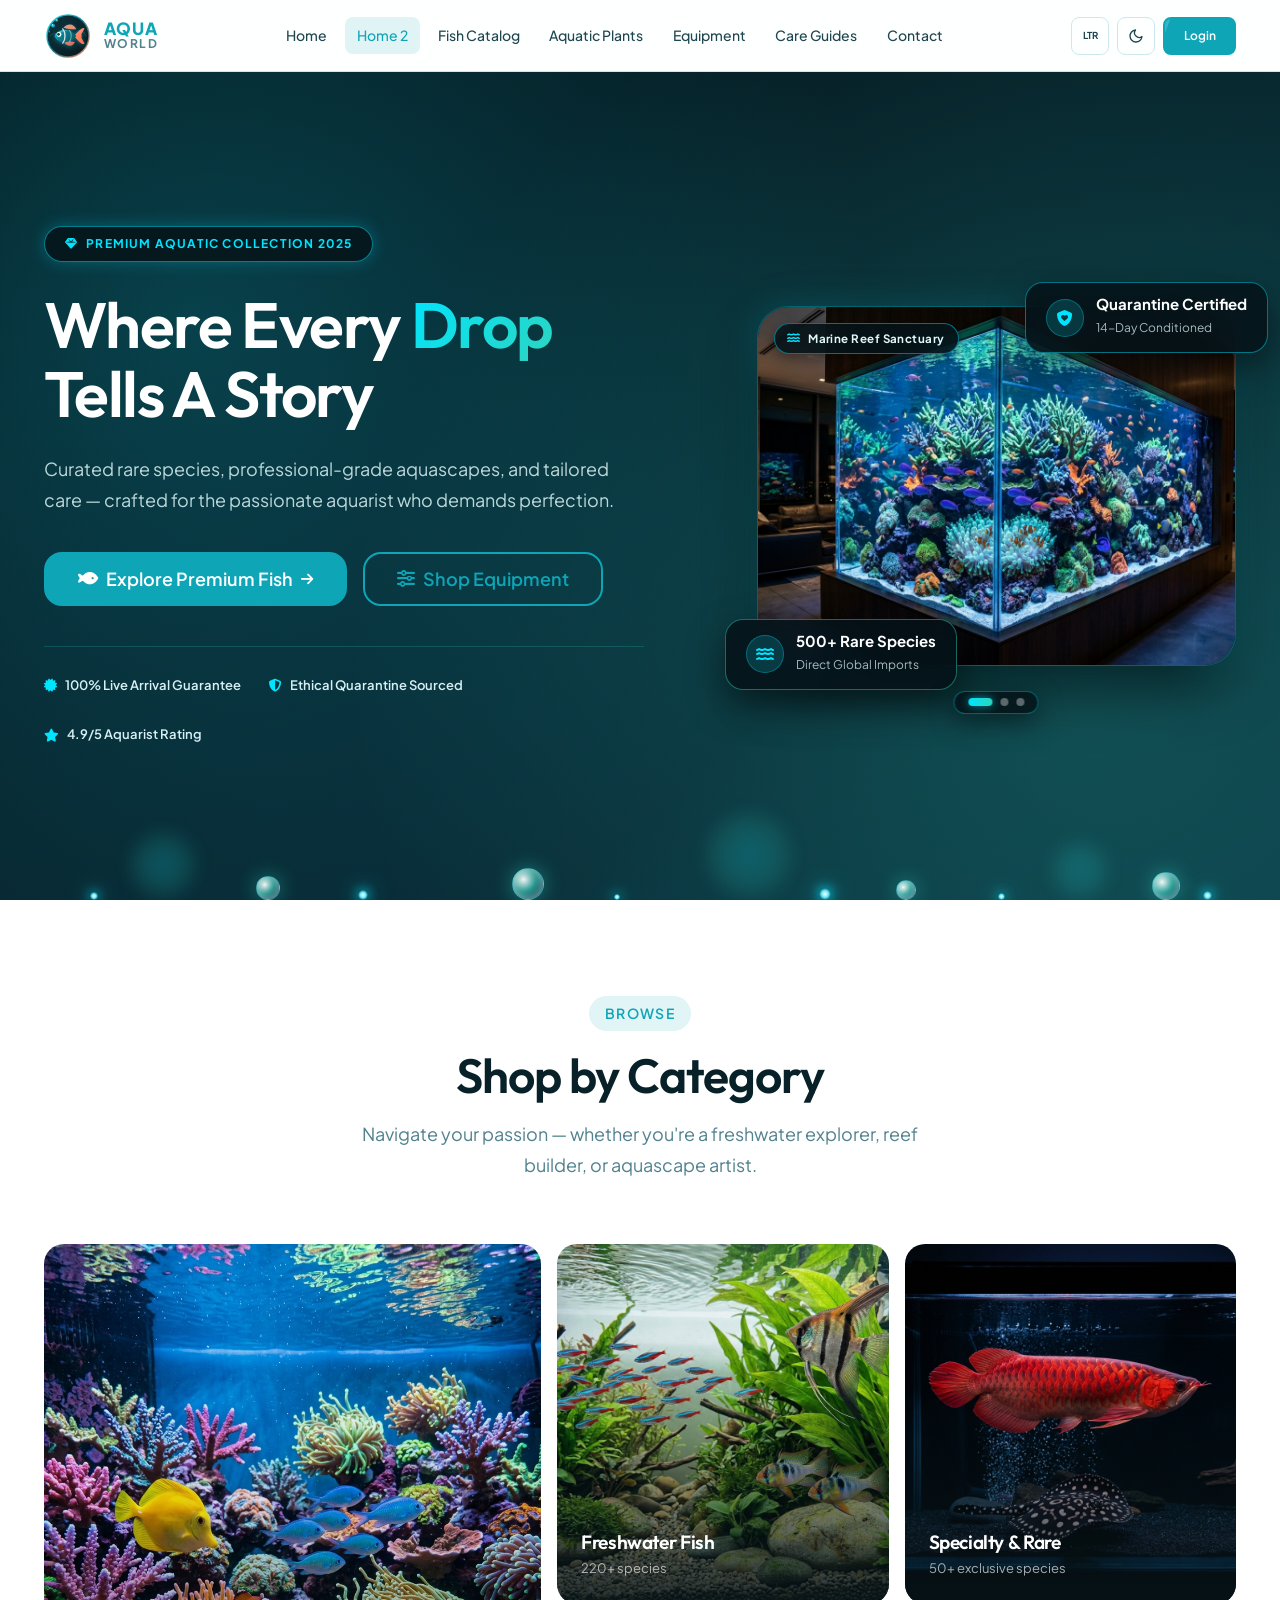
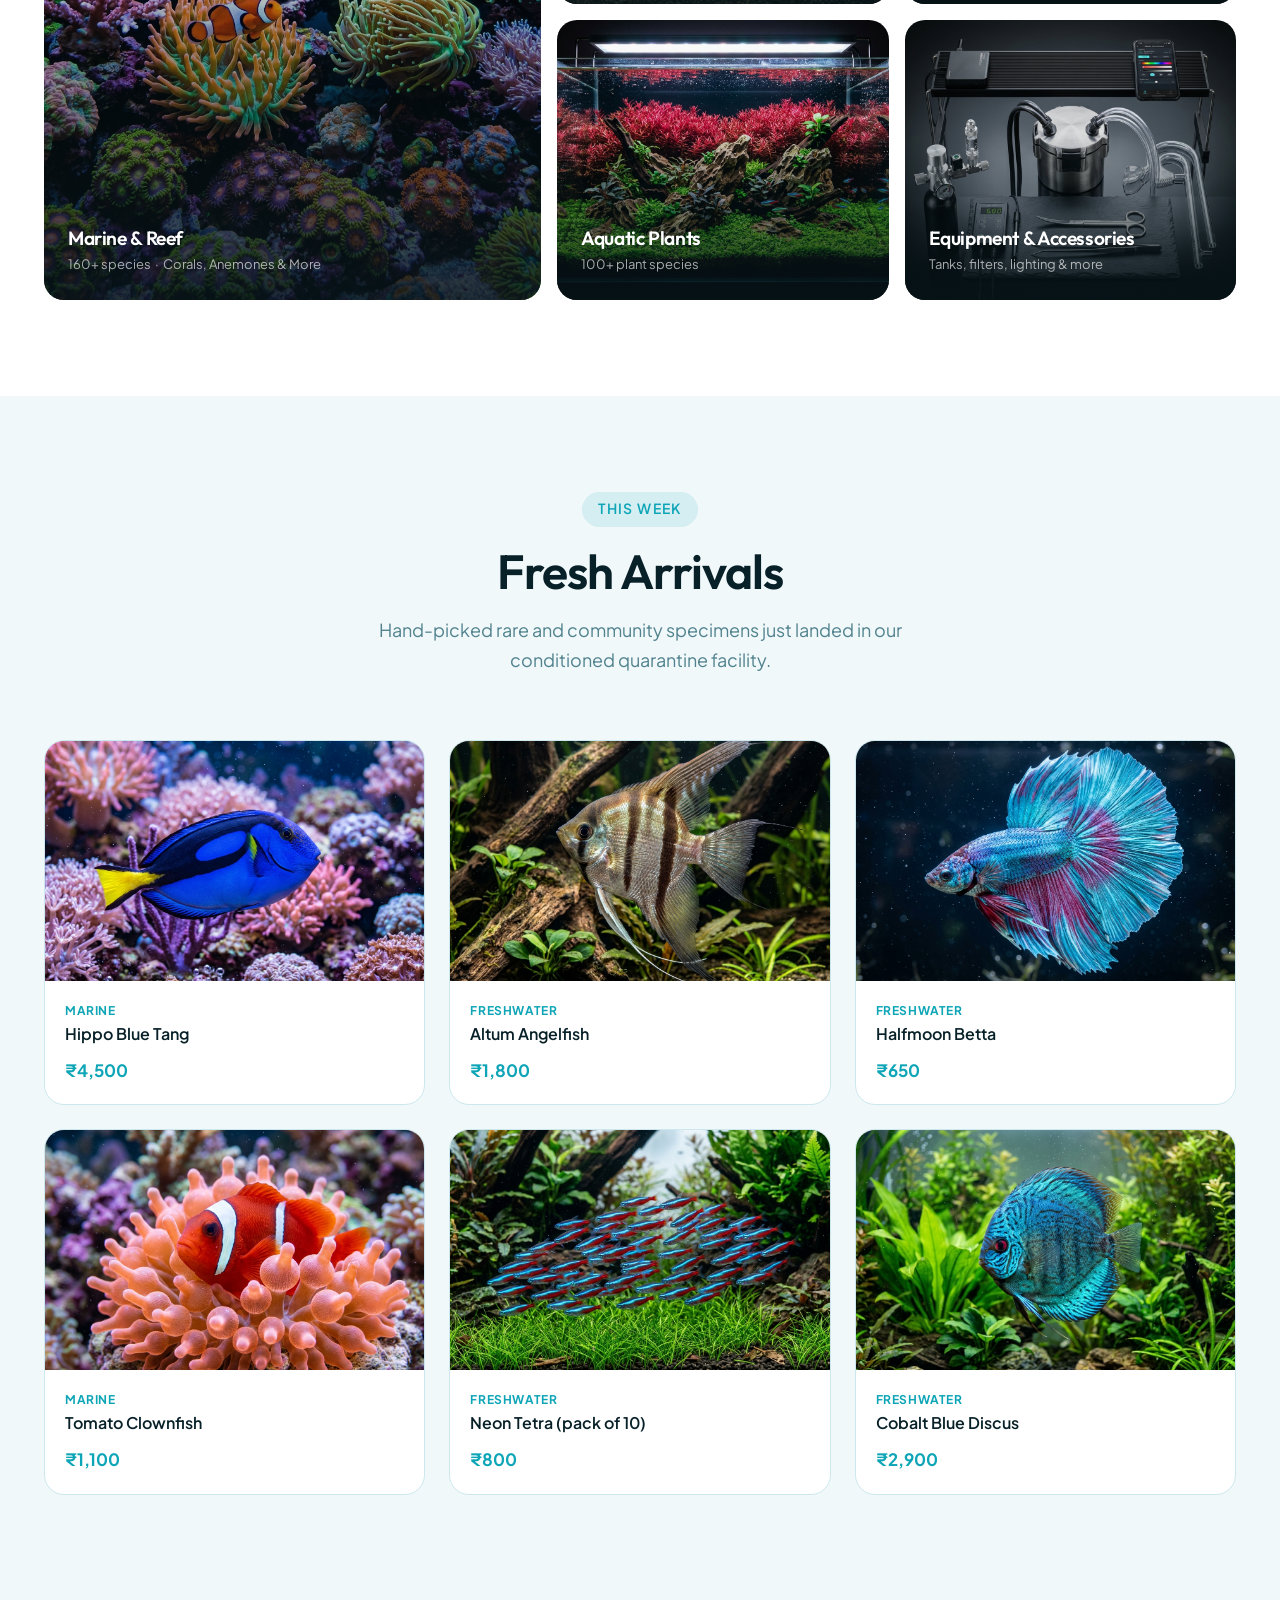
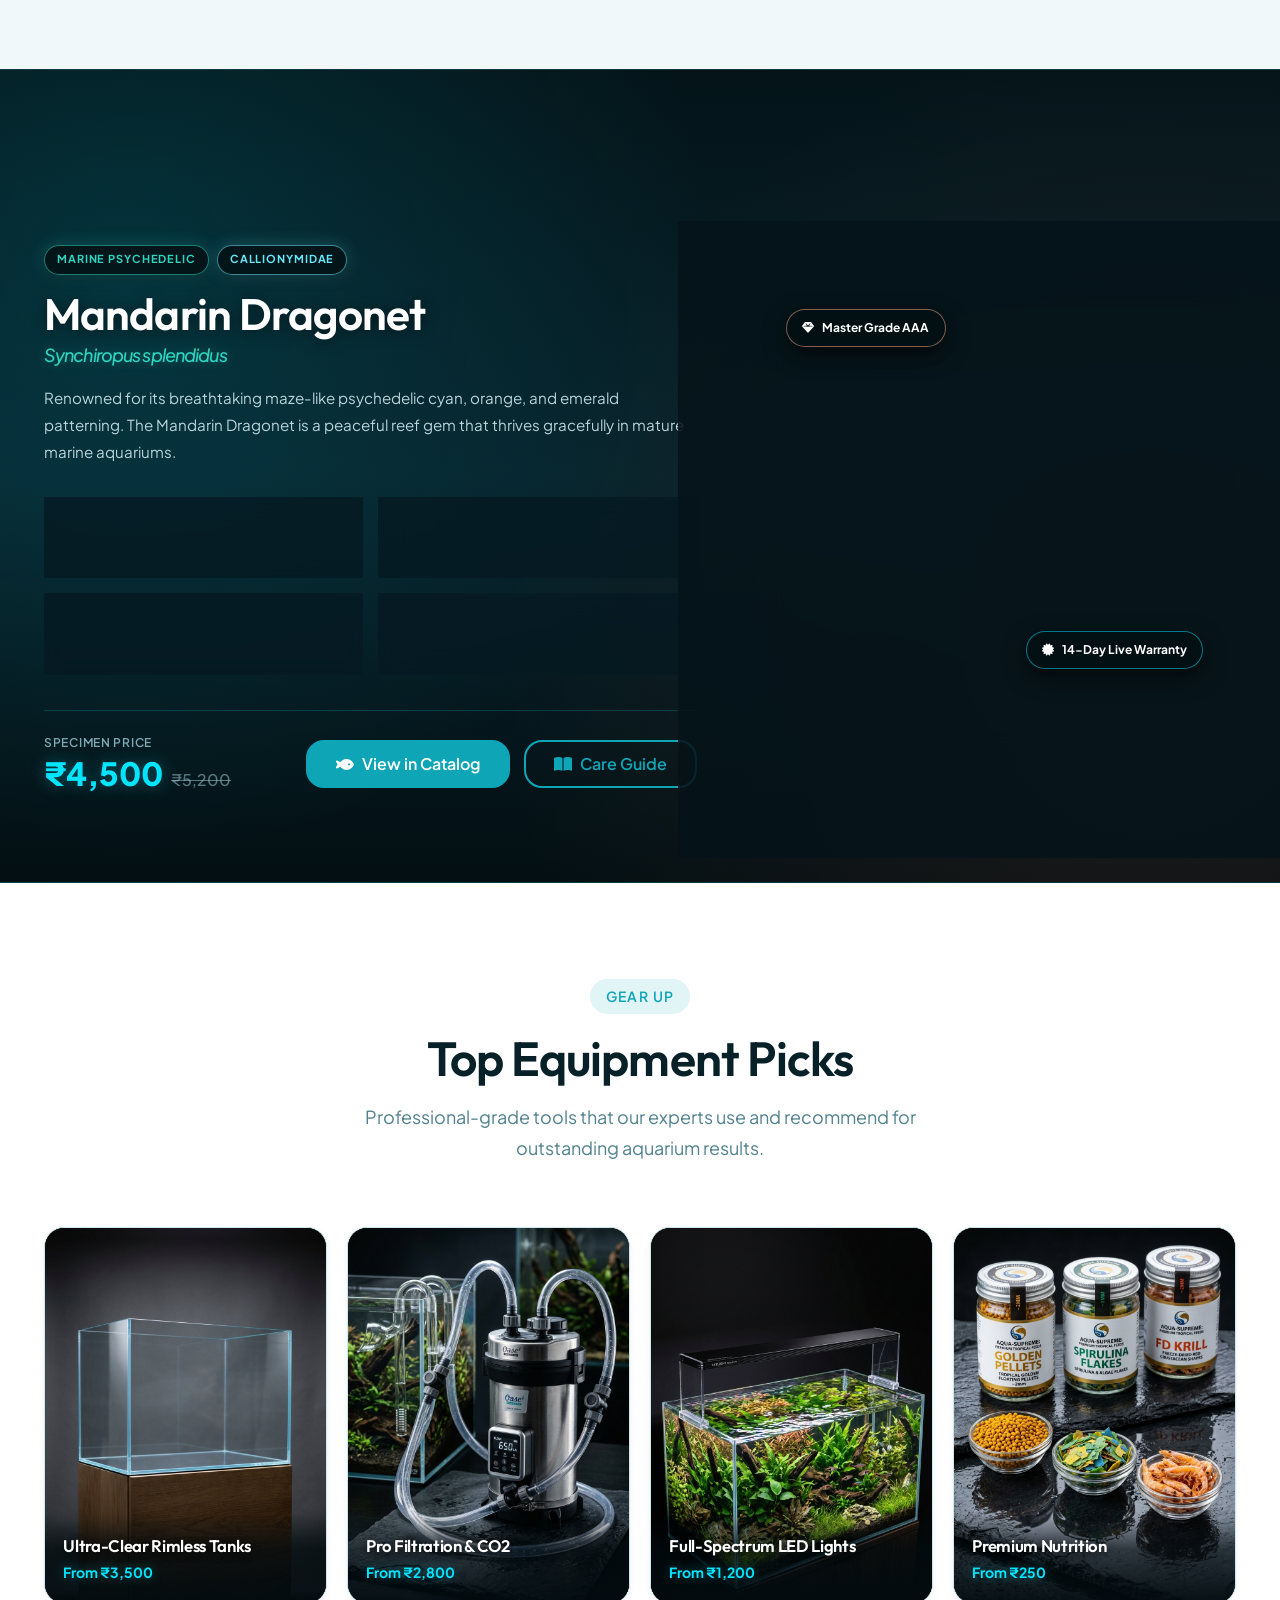
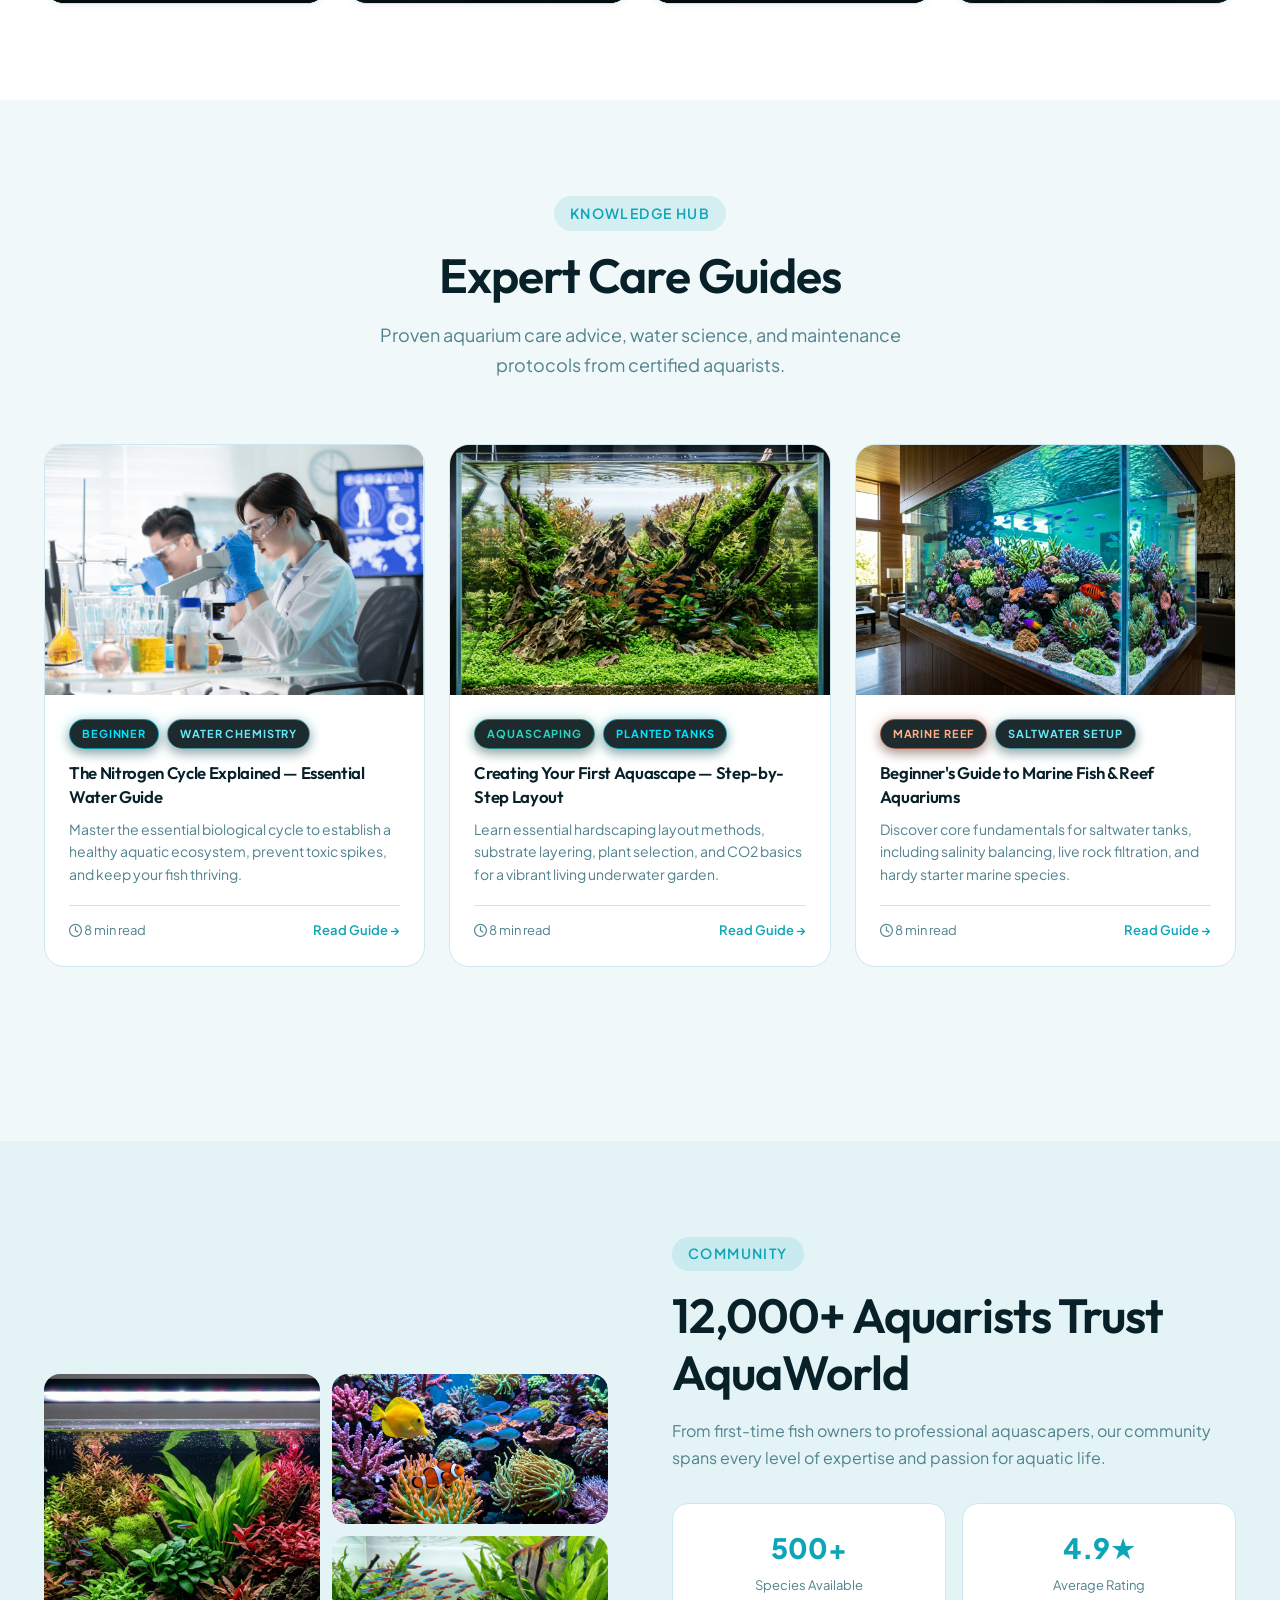
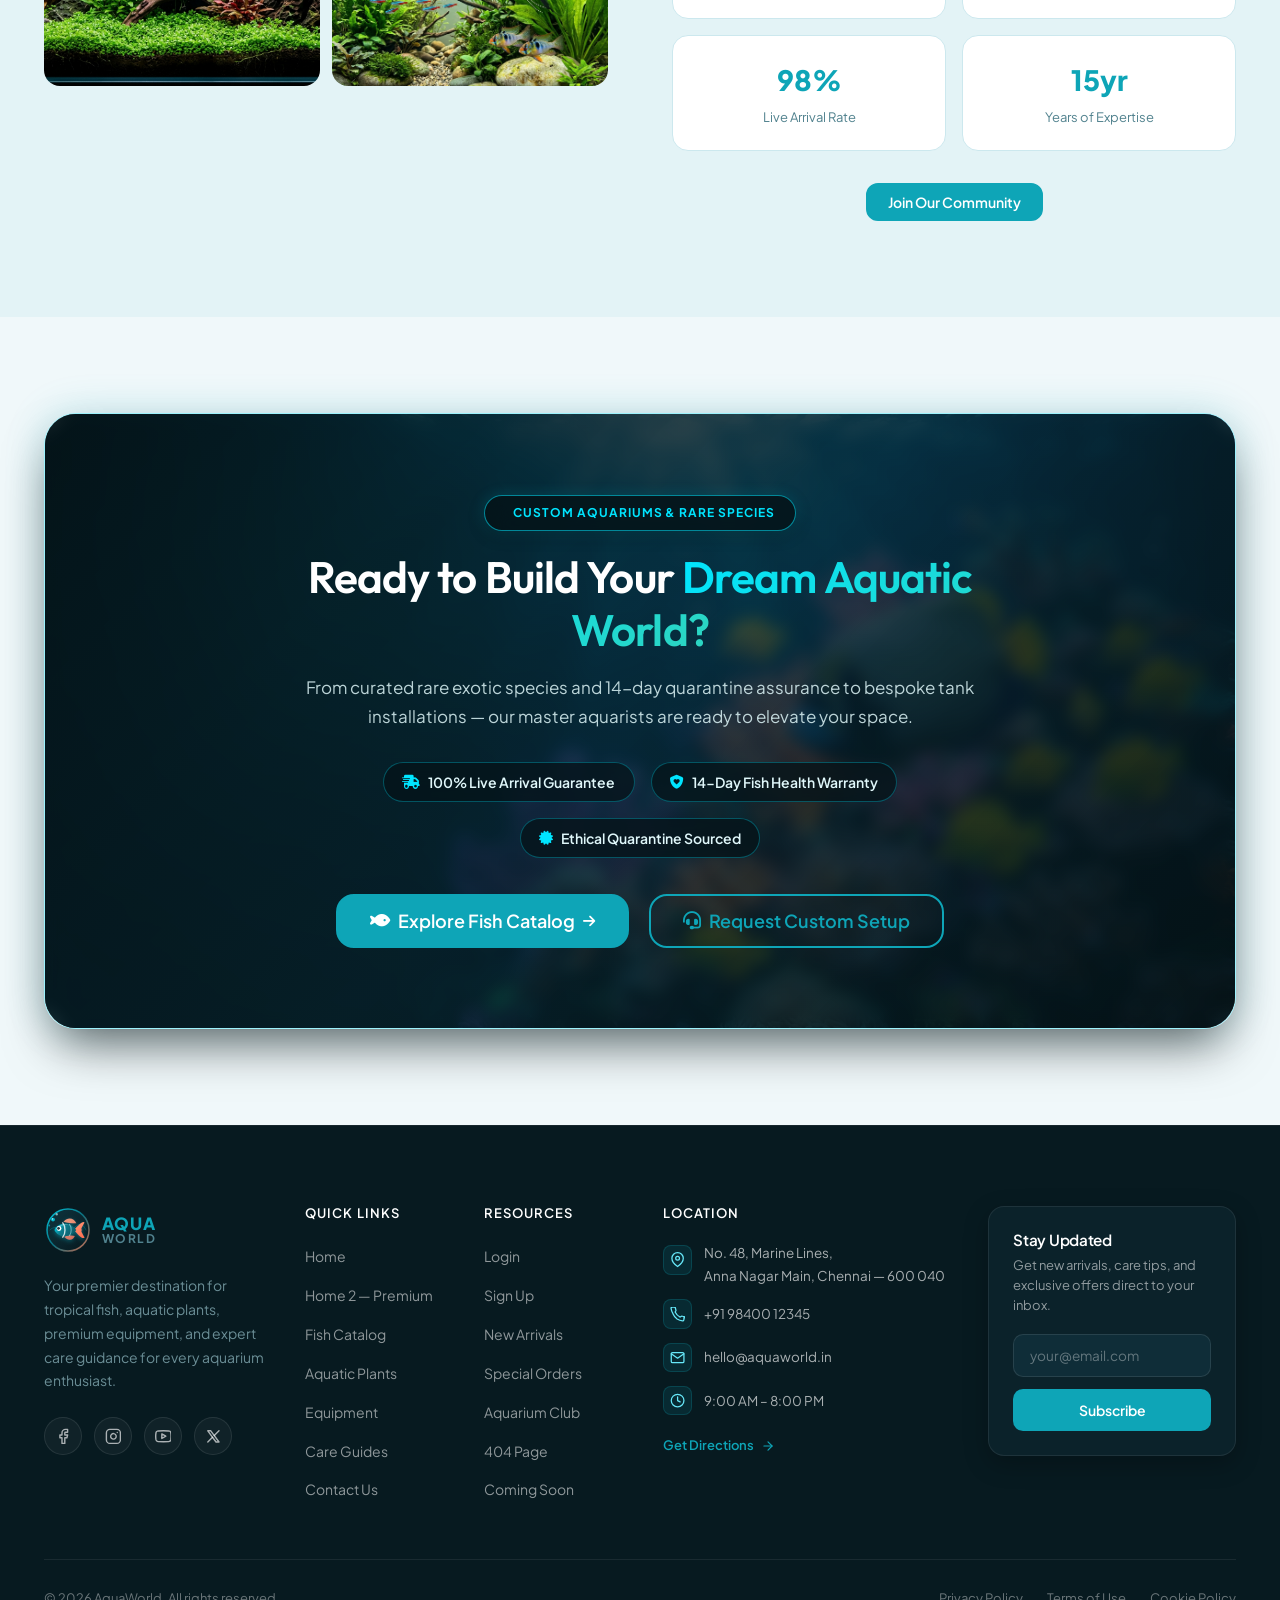
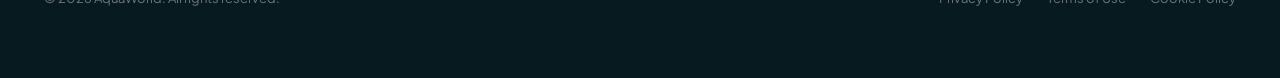
<file: home2.html>
<!DOCTYPE html>
<html lang="en" id="root-html">
<head>
    <meta charset="UTF-8">
    <meta name="viewport" content="width=device-width, initial-scale=1.0">
    <meta name="description" content="AquaWorld Premium — Explore our curated collection of rare marine species, exotic freshwater fish, aquatic plants, and professional aquarium setups.">
    <title>Home 2 — Premium | AquaWorld Aquarium Store</title>
    <link rel="icon" type="image/svg+xml" href="favicon.svg">
    <link rel="stylesheet" href="style.css">
    <style>
        /* ── Premium Hero: Editorial Luxury with Bioluminescent Particles ── */
        .hero2 {
            min-height: calc(100vh - var(--navbar-height));
            display: flex;
            align-items: center;
            position: relative;
            overflow: hidden;
            background: radial-gradient(circle at 15% 30%, rgba(14, 165, 183, 0.28) 0%, transparent 55%),
                        radial-gradient(circle at 85% 70%, rgba(45, 212, 191, 0.22) 0%, transparent 60%),
                        linear-gradient(155deg, #041318 0%, #07222B 45%, #0B3340 100%);
            padding: 5rem 0;
        }

        /* ── Unique Bioluminescent Plankton & Light Orb Particles ── */
        .plankton-wrap {
            position: absolute;
            inset: 0;
            pointer-events: none;
            overflow: hidden;
            z-index: 1;
        }

        .plankton-orb {
            position: absolute;
            border-radius: 50%;
            pointer-events: none;
            will-change: transform, opacity;
        }

        .plankton-micro {
            background: radial-gradient(circle, #FFFFFF 0%, #67E8F9 40%, rgba(14, 165, 183, 0.5) 70%, transparent 100%);
            box-shadow: 0 0 12px #00E5FF, 0 0 24px rgba(0, 229, 255, 0.7);
            animation: driftWave linear infinite, planktonTwinkle 3.5s ease-in-out infinite alternate;
        }

        .plankton-mid {
            background: radial-gradient(circle at 35% 35%, rgba(255, 255, 255, 0.95) 0%, rgba(45, 212, 191, 0.6) 45%, rgba(14, 165, 183, 0.2) 75%, transparent 100%);
            border: 1px solid rgba(103, 232, 249, 0.5);
            box-shadow: inset 0 0 8px rgba(255, 255, 255, 0.6), 0 0 20px rgba(45, 212, 191, 0.45);
            animation: driftWave linear infinite, bioFloat 6s ease-in-out infinite alternate;
        }

        .plankton-macro {
            background: radial-gradient(circle, rgba(14, 165, 183, 0.35) 0%, rgba(45, 212, 191, 0.15) 50%, transparent 80%);
            filter: blur(8px);
            animation: driftSlow linear infinite, macroPulse 8s ease-in-out infinite alternate;
        }

        @keyframes driftWave {
            0% {
                transform: translateY(105vh) translateX(0) scale(0.65);
                opacity: 0;
            }
            12% {
                opacity: 0.9;
            }
            50% {
                transform: translateY(50vh) translateX(25px) scale(1);
                opacity: 0.85;
            }
            85% {
                opacity: 0.75;
            }
            100% {
                transform: translateY(-10vh) translateX(-20px) scale(1.15);
                opacity: 0;
            }
        }

        @keyframes driftSlow {
            0% {
                transform: translateY(100vh) translateX(0);
                opacity: 0;
            }
            20% {
                opacity: 0.55;
            }
            80% {
                opacity: 0.55;
            }
            100% {
                transform: translateY(-15vh) translateX(30px);
                opacity: 0;
            }
        }

        @keyframes planktonTwinkle {
            0% { transform: scale(0.85); opacity: 0.5; }
            50% { transform: scale(1.35); opacity: 1; filter: brightness(1.3); }
            100% { transform: scale(0.9); opacity: 0.6; }
        }

        @keyframes bioFloat {
            0% { transform: scale(0.9) rotate(0deg); }
            50% { transform: scale(1.08) rotate(180deg); }
            100% { transform: scale(0.95) rotate(360deg); }
        }

        @keyframes macroPulse {
            0% { transform: scale(0.8); opacity: 0.25; }
            100% { transform: scale(1.25); opacity: 0.5; }
        }

        .hero2-grid {
            display: grid;
            grid-template-columns: 1.15fr 0.85fr;
            gap: 4rem;
            align-items: center;
        }

        .hero2-content { position: relative; z-index: 2; max-width: 600px; }

        .hero2-pill {
            display: inline-flex;
            align-items: center;
            gap: 0.5rem;
            background: rgba(5, 19, 24, 0.85);
            border: 1px solid rgba(0, 229, 255, 0.5);
            color: #00E5FF;
            font-size: 0.75rem;
            font-weight: 700;
            letter-spacing: 0.1em;
            text-transform: uppercase;
            padding: 0.45rem 1.25rem;
            border-radius: var(--radius-full);
            margin-bottom: 1.75rem;
            backdrop-filter: blur(12px);
            -webkit-backdrop-filter: blur(12px);
            box-shadow: 0 0 16px rgba(0, 229, 255, 0.25);
        }

        .hero2-title {
            font-family: var(--font-display);
            font-size: clamp(2.75rem, 5vw, 4.5rem);
            font-weight: 600;
            color: #FFFFFF;
            line-height: 1.08;
            margin-bottom: 1.5rem;
            letter-spacing: -0.025em;
        }

        .hero2-title .highlight-text {
            background: linear-gradient(135deg, #00E5FF 0%, #2DD4BF 100%);
            -webkit-background-clip: text;
            -webkit-text-fill-color: transparent;
        }

        .hero2-desc {
            font-size: 1.125rem;
            color: rgba(220, 243, 246, 0.85);
            line-height: 1.75;
            margin-bottom: 2.25rem;
            font-weight: 400;
        }

        .hero2-ctas { display: flex; gap: 1rem; flex-wrap: wrap; }

        .hero2-trust-strip {
            display: flex;
            align-items: center;
            gap: 1.75rem;
            flex-wrap: wrap;
            margin-top: 2.5rem;
            padding-top: 1.75rem;
            border-top: 1px solid rgba(45, 212, 191, 0.2);
        }

        .hero2-trust-item {
            display: flex;
            align-items: center;
            gap: 0.5rem;
            font-size: 0.8125rem;
            font-weight: 600;
            color: #D6F1F5;
        }

        .hero2-trust-item i {
            color: #00E5FF;
        }

        /* ── Right Visual with Floating Specimen Cards ── */
        .hero2-visual-wrapper {
            position: relative;
            z-index: 2;
        }

        /* ─── Hero 2 Interactive Luxury Slider ────────────── */
        .hero2-slider {
            position: relative;
            border-radius: 2rem;
            overflow: hidden;
            border: 1px solid rgba(0, 229, 255, 0.35);
            box-shadow: 0 30px 60px -15px rgba(0, 0, 0, 0.7), 0 0 35px rgba(14, 165, 183, 0.25);
            aspect-ratio: 4/3;
            background: #071D24;
        }

        .hero2-slide {
            position: absolute;
            inset: 0;
            opacity: 0;
            visibility: hidden;
            transition: opacity 0.8s cubic-bezier(0.4, 0, 0.2, 1), transform 1.2s cubic-bezier(0.4, 0, 0.2, 1);
            transform: scale(1.06);
        }

        .hero2-slide.active {
            opacity: 1;
            visibility: visible;
            transform: scale(1);
            z-index: 1;
        }

        .hero2-slide img {
            width: 100%;
            height: 100%;
            object-fit: cover;
            display: block;
        }

        .slide-caption-pill {
            position: absolute;
            top: 1rem;
            left: 1rem;
            background: rgba(5, 19, 24, 0.88);
            backdrop-filter: blur(14px);
            -webkit-backdrop-filter: blur(14px);
            border: 1px solid rgba(0, 229, 255, 0.45);
            color: #E0F7FA;
            font-size: 0.72rem;
            font-weight: 700;
            padding: 0.3rem 0.8rem;
            border-radius: var(--radius-full);
            display: inline-flex;
            align-items: center;
            gap: 0.45rem;
            box-shadow: 0 4px 15px rgba(0, 0, 0, 0.45);
            z-index: 2;
            letter-spacing: 0.04em;
        }

        .slide-caption-pill i {
            color: #00E5FF;
        }

        /* Slider Arrows */
        .slider-arrow {
            position: absolute;
            top: 50%;
            transform: translateY(-50%);
            width: 44px;
            height: 44px;
            border-radius: 50%;
            background: rgba(5, 19, 24, 0.82);
            backdrop-filter: blur(12px);
            -webkit-backdrop-filter: blur(12px);
            border: 1px solid rgba(0, 229, 255, 0.4);
            color: #FFFFFF;
            display: flex;
            align-items: center;
            justify-content: center;
            font-size: 0.9375rem;
            cursor: pointer;
            z-index: 4;
            transition: all 0.25s ease;
            opacity: 0;
            pointer-events: none;
        }

        .hero2-slider:hover .slider-arrow {
            opacity: 1;
            pointer-events: auto;
        }

        .slider-arrow:hover {
            background: rgba(14, 165, 183, 0.95);
            border-color: #67E8F9;
            box-shadow: 0 0 20px rgba(0, 229, 255, 0.6);
            transform: translateY(-50%) scale(1.1);
        }

        .slider-prev { left: 1rem; }
        .slider-next { right: 1rem; }

        /* Slider Dots */
        .slider-dots {
            position: absolute;
            bottom: -3rem;
            left: 50%;
            transform: translateX(-50%);
            display: flex;
            align-items: center;
            gap: 0.5rem;
            z-index: 5;
            background: rgba(5, 19, 24, 0.85);
            padding: 0.4rem 0.85rem;
            border-radius: var(--radius-full);
            backdrop-filter: blur(12px);
            -webkit-backdrop-filter: blur(12px);
            border: 1px solid rgba(0, 229, 255, 0.35);
            box-shadow: 0 8px 24px rgba(0, 0, 0, 0.5);
        }

        .slider-dot {
            width: 8px;
            height: 8px;
            border-radius: var(--radius-full);
            background: rgba(255, 255, 255, 0.35);
            border: none;
            cursor: pointer;
            padding: 0;
            transition: all 0.35s cubic-bezier(0.4, 0, 0.2, 1);
        }

        .slider-dot.active {
            width: 24px;
            background: linear-gradient(90deg, #00E5FF, #2DD4BF);
            box-shadow: 0 0 10px rgba(0, 229, 255, 0.6);
        }

        .hero2-floating-badge-top {
            position: absolute;
            top: -1.5rem;
            right: -2rem;
            background: rgba(5, 19, 24, 0.88);
            backdrop-filter: blur(16px);
            -webkit-backdrop-filter: blur(16px);
            border: 1px solid rgba(0, 229, 255, 0.45);
            border-radius: var(--radius-lg);
            padding: 0.75rem 1.25rem;
            color: #fff;
            display: flex;
            align-items: center;
            gap: 0.75rem;
            box-shadow: 0 15px 35px rgba(0, 0, 0, 0.5);
            z-index: 3;
            animation: floatSlow 5s ease-in-out infinite;
            white-space: nowrap;
        }

        .hero2-floating-badge-bottom {
            position: absolute;
            bottom: -1.5rem;
            left: -2rem;
            background: rgba(5, 19, 24, 0.88);
            backdrop-filter: blur(16px);
            -webkit-backdrop-filter: blur(16px);
            border: 1px solid rgba(45, 212, 191, 0.45);
            border-radius: var(--radius-lg);
            padding: 0.75rem 1.25rem;
            color: #fff;
            display: flex;
            align-items: center;
            gap: 0.75rem;
            box-shadow: 0 15px 35px rgba(0, 0, 0, 0.5);
            z-index: 3;
            animation: floatSlow 5s ease-in-out infinite 2.5s;
            white-space: nowrap;
        }

        .badge-icon-wrap {
            width: 38px;
            height: 38px;
            border-radius: 50%;
            background: rgba(14, 165, 183, 0.25);
            display: flex;
            align-items: center;
            justify-content: center;
            color: #00E5FF;
            font-size: 1rem;
            flex-shrink: 0;
            border: 1px solid rgba(0, 229, 255, 0.3);
        }

        .badge-text-wrap strong {
            display: block;
            font-size: 0.9375rem;
            font-weight: 700;
            color: #FFFFFF;
            line-height: 1.2;
        }

        .badge-text-wrap span {
            font-size: 0.75rem;
            color: rgba(220, 243, 246, 0.75);
        }

        @keyframes floatSlow {
            0%, 100% { transform: translateY(0); }
            50% { transform: translateY(-8px); }
        }

        /* ── Magazine Category Grid ── */
        .cat-grid {
            display: grid;
            grid-template-columns: 3fr 2fr 2fr;
            grid-template-rows: 360px 280px;
            gap: 1rem;
        }

        .cat-tile {
            position: relative;
            border-radius: 1.25rem;
            overflow: hidden;
            cursor: pointer;
        }

        .cat-tile img {
            width: 100%; height: 100%;
            object-fit: cover;
            transition: transform 0.5s ease;
        }

        .cat-tile:hover img { transform: scale(1.06); }

        .cat-tile-cover {
            position: absolute;
            inset: 0;
            background: linear-gradient(to top, rgba(7,20,25,0.88) 0%, rgba(7,20,25,0.1) 60%, transparent 100%);
            display: flex;
            align-items: flex-end;
            padding: 1.5rem;
        }

        .cat-tile-cover-inner h3 {
            color: #fff;
            font-size: 1.2rem;
            font-weight: 600;
            margin-bottom: 0.25rem;
        }

        .cat-tile-cover-inner p {
            font-size: 0.8125rem;
            color: rgba(255,255,255,0.65);
            font-weight: 400;
        }

        .cat-tile-span2 { grid-column: span 2; }
        .cat-tile-row2 { grid-row: 2; }

        /* ── Fresh New Arrivals ── */
        .masonry-grid {
            display: grid;
            grid-template-columns: repeat(3, 1fr);
            gap: 1.5rem;
        }

        .masonry-card {
            border-radius: 1.25rem;
            overflow: hidden;
            position: relative;
            background: var(--bg-surface);
            border: 1px solid var(--border-color);
            transition: transform 0.3s cubic-bezier(0.4, 0, 0.2, 1), box-shadow 0.3s;
            display: flex;
            flex-direction: column;
        }

        .masonry-card:hover { transform: translateY(-5px); box-shadow: var(--shadow-lg); }

        .masonry-card-img {
            width: 100%;
            height: 240px;
            object-fit: cover;
            transition: transform 0.5s ease;
        }

        .masonry-card:hover .masonry-card-img {
            transform: scale(1.06);
        }

        .masonry-card-body { padding: 1.25rem; }
        .masonry-card-name { font-size: 1rem; font-weight: 600; color: var(--text-heading); margin-bottom: 0.25rem; }
        .masonry-card-type { font-size: 0.75rem; color: var(--clr-primary); font-weight: 700; text-transform: uppercase; letter-spacing: 0.05em; }
        .masonry-card-price { font-size: 1.0625rem; font-weight: 700; color: var(--clr-primary); margin-top: 0.5rem; }

        /* ── Cinematic Species Spotlight ── */
        /* ── Cinematic Species Spotlight ── */
        .spotlight-showcase-section {
            position: relative;
            padding: 5.5rem 0;
            overflow: hidden;
            background: radial-gradient(circle at 10% 25%, rgba(0, 229, 255, 0.12) 0%, transparent 45%),
                        radial-gradient(circle at 90% 75%, rgba(255, 112, 67, 0.1) 0%, transparent 50%),
                        linear-gradient(180deg, #041419 0%, #07222B 50%, #030F13 100%);
            border-top: 1px solid rgba(0, 229, 255, 0.18);
            border-bottom: 1px solid rgba(0, 229, 255, 0.18);
            color: #E2F5F8;
        }

        .spotlight-top-bar {
            display: flex;
            justify-content: space-between;
            align-items: center;
            flex-wrap: wrap;
            gap: 1.25rem;
            margin-bottom: 2.75rem;
        }

        .spotlight-badge-pill {
            display: inline-flex;
            align-items: center;
            gap: 0.6rem;
            padding: 0.45rem 1.15rem;
            border-radius: 9999px;
            background: rgba(0, 229, 255, 0.1);
            border: 1px solid rgba(0, 229, 255, 0.4);
            color: #00E5FF;
            font-size: 0.75rem;
            font-weight: 700;
            letter-spacing: 0.08em;
            text-transform: uppercase;
            box-shadow: 0 0 16px rgba(0, 229, 255, 0.18);
        }

        .spotlight-live-dot {
            width: 8px;
            height: 8px;
            border-radius: 50%;
            background: #00E5FF;
            box-shadow: 0 0 10px #00E5FF, 0 0 20px #00E5FF;
            animation: dotGlowPulse 1.8s ease-in-out infinite alternate;
        }

        @keyframes dotGlowPulse {
            0% { transform: scale(0.9); opacity: 0.7; }
            100% { transform: scale(1.2); opacity: 1; filter: drop-shadow(0 0 6px #00E5FF); }
        }

        .spotlight-species-nav {
            display: flex;
            gap: 0.75rem;
            flex-wrap: wrap;
        }

        .spotlight-nav-btn {
            display: flex;
            align-items: center;
            gap: 0.65rem;
            padding: 0.4rem 1.15rem 0.4rem 0.45rem;
            border-radius: 9999px;
            background: rgba(6, 26, 34, 0.85);
            border: 1px solid rgba(255, 255, 255, 0.15);
            color: #A0C8D2;
            font-size: 0.8125rem;
            font-weight: 600;
            font-family: var(--font-sans);
            cursor: pointer;
            backdrop-filter: blur(10px);
            transition: all 0.3s ease;
        }

        .spotlight-nav-btn:hover {
            color: #FFFFFF;
            background: rgba(14, 45, 58, 0.95);
            border-color: rgba(0, 229, 255, 0.5);
            transform: translateY(-2px);
        }

        .spotlight-nav-btn.active {
            background: rgba(0, 229, 255, 0.18);
            border-color: #00E5FF;
            color: #FFFFFF;
            box-shadow: 0 0 20px rgba(0, 229, 255, 0.35);
        }

        .spotlight-nav-btn .nav-thumb {
            width: 28px;
            height: 28px;
            border-radius: 50%;
            object-fit: cover;
            border: 1.5px solid rgba(255, 255, 255, 0.3);
        }

        .spotlight-grid {
            display: grid;
            grid-template-columns: 1.15fr 0.85fr;
            gap: 3.5rem;
            align-items: center;
        }

        .spotlight-taxonomy {
            display: flex;
            gap: 0.5rem;
            margin-bottom: 0.875rem;
            flex-wrap: wrap;
        }

        .spotlight-heading {
            font-size: clamp(2rem, 3.5vw, 2.75rem);
            font-weight: 600;
            color: #FFFFFF !important;
            line-height: 1.15;
            margin: 0.5rem 0 1.25rem 0;
            letter-spacing: -0.02em;
            text-shadow: 0 2px 14px rgba(0, 0, 0, 0.5);
        }

        .spotlight-scientific {
            display: block;
            font-size: 1.125rem;
            font-weight: 500;
            font-style: italic;
            color: #2DD4BF !important;
            margin-top: 0.35rem;
            font-family: var(--font-sans);
            text-shadow: 0 0 12px rgba(45, 212, 191, 0.3);
        }

        .spotlight-desc {
            font-size: 0.95rem;
            color: rgba(215, 240, 245, 0.85) !important;
            line-height: 1.75;
            margin-bottom: 2rem;
            font-weight: 400;
        }

        .spotlight-specs-grid {
            display: grid;
            grid-template-columns: 1fr 1fr;
            gap: 1rem;
            margin-bottom: 2.25rem;
        }

        .spotlight-spec-card {
            display: flex;
            align-items: center;
            gap: 0.875rem;
            padding: 0.95rem 1.1rem;
            background: rgba(6, 26, 34, 0.8) !important;
            border: 1px solid rgba(0, 229, 255, 0.2) !important;
            border-radius: 1rem;
            backdrop-filter: blur(12px);
            transition: all 0.25s ease;
        }

        .spotlight-spec-card:hover {
            background: rgba(10, 38, 50, 0.92) !important;
            border-color: rgba(0, 229, 255, 0.55) !important;
            transform: translateY(-2px);
            box-shadow: 0 8px 24px rgba(0, 0, 0, 0.4);
        }

        .spotlight-spec-card .spec-icon {
            width: 40px;
            height: 40px;
            border-radius: 10px;
            background: rgba(0, 229, 255, 0.12);
            border: 1px solid rgba(0, 229, 255, 0.25);
            color: #00E5FF;
            display: flex;
            align-items: center;
            justify-content: center;
            font-size: 1.05rem;
            flex-shrink: 0;
        }

        .spotlight-spec-card .spec-title {
            font-size: 0.6875rem;
            text-transform: uppercase;
            letter-spacing: 0.07em;
            color: #7EA8B4 !important;
            display: block;
            margin-bottom: 0.18rem;
            font-weight: 600;
        }

        .spotlight-spec-card .spec-val {
            font-size: 0.9375rem;
            color: #FFFFFF !important;
            font-weight: 700;
        }

        .spotlight-cta-row {
            display: flex;
            align-items: center;
            justify-content: space-between;
            flex-wrap: wrap;
            gap: 1.5rem;
            padding-top: 1.35rem;
            border-top: 1px solid rgba(0, 229, 255, 0.18);
        }

        .spotlight-price-box .price-label {
            font-size: 0.75rem;
            text-transform: uppercase;
            letter-spacing: 0.06em;
            color: #7EA8B4 !important;
            display: block;
            margin-bottom: 0.25rem;
            font-weight: 600;
        }

        .spotlight-price-box .price-figures {
            display: flex;
            align-items: baseline;
            gap: 0.5rem;
        }

        .spotlight-price-box .current-price {
            font-size: 2rem;
            font-weight: 800;
            color: #00E5FF !important;
            line-height: 1;
            text-shadow: 0 0 16px rgba(0, 229, 255, 0.35);
        }

        .spotlight-price-box .old-price {
            font-size: 1rem;
            text-decoration: line-through;
            color: rgba(160, 200, 210, 0.55) !important;
            font-weight: 500;
        }

        .spotlight-btn-group {
            display: flex;
            gap: 0.875rem;
            flex-wrap: wrap;
        }

        /* Right Visual Column */
        .spotlight-stage-card {
            position: relative;
            border-radius: 1.75rem;
            background: rgba(5, 20, 26, 0.88);
            border: 1px solid rgba(0, 229, 255, 0.3);
            box-shadow: 0 20px 50px rgba(0, 0, 0, 0.6), 0 0 35px rgba(0, 229, 255, 0.15);
            padding: 1.25rem;
            overflow: hidden;
            backdrop-filter: blur(16px);
            transition: transform 0.4s ease, box-shadow 0.4s ease, border-color 0.4s ease;
        }

        .spotlight-stage-card:hover {
            transform: translateY(-6px);
            box-shadow: 0 25px 60px rgba(0, 0, 0, 0.7), 0 0 45px rgba(0, 229, 255, 0.28);
            border-color: rgba(0, 229, 255, 0.6);
        }

        .spotlight-image-holder {
            position: relative;
            border-radius: 1.25rem;
            overflow: hidden;
            height: 350px;
            background: #020B0E;
        }

        .spotlight-main-img {
            width: 100%;
            height: 100%;
            object-fit: cover;
            transition: transform 0.6s ease, opacity 0.35s ease;
        }

        .spotlight-stage-card:hover .spotlight-main-img {
            transform: scale(1.04);
        }

        .stage-floating-badge {
            position: absolute;
            display: flex;
            align-items: center;
            gap: 0.5rem;
            padding: 0.5rem 0.95rem;
            border-radius: 9999px;
            background: rgba(3, 15, 20, 0.94) !important;
            backdrop-filter: blur(12px);
            border: 1px solid rgba(255, 255, 255, 0.2) !important;
            box-shadow: 0 8px 22px rgba(0, 0, 0, 0.6);
            font-size: 0.75rem;
            font-weight: 700;
            color: #FFFFFF !important;
            z-index: 2;
            transition: all 0.3s ease;
        }

        .stage-floating-badge.badge-top-left {
            top: 2rem;
            left: 2rem;
            border-color: rgba(255, 176, 133, 0.5) !important;
        }

        .stage-floating-badge.badge-bottom-right {
            bottom: 5.8rem;
            right: 2rem;
            border-color: rgba(0, 229, 255, 0.5) !important;
        }

        .stage-quick-banner {
            margin-top: 1rem;
            padding: 0.875rem 1.25rem;
            background: rgba(3, 14, 18, 0.88);
            border: 1px solid rgba(0, 229, 255, 0.2);
            border-radius: 1rem;
            display: flex;
            align-items: center;
            justify-content: space-around;
        }

        .stage-quick-banner .quick-stat-item {
            text-align: center;
        }

        .stage-quick-banner .q-label {
            font-size: 0.6875rem;
            color: #7EA8B4 !important;
            text-transform: uppercase;
            letter-spacing: 0.06em;
            display: block;
            margin-bottom: 0.2rem;
            font-weight: 600;
        }

        .stage-quick-banner .q-val {
            font-size: 0.8125rem;
            font-weight: 700;
            color: #FFFFFF !important;
        }

        .stage-quick-banner .quick-stat-divider {
            width: 1px;
            height: 24px;
            background: rgba(0, 229, 255, 0.18);
        }

        /* ── Equipment Strip ── */
        .equip-strip {
            display: grid;
            grid-template-columns: repeat(4, 1fr);
            gap: 1.25rem;
        }

        .equip-card {
            border-radius: 1.25rem;
            overflow: hidden;
            position: relative;
            aspect-ratio: 3/4;
            cursor: pointer;
            border: 1px solid var(--border-color);
            background: #041217;
            box-shadow: var(--shadow-sm);
            transition: transform 0.4s ease, box-shadow 0.4s ease, border-color 0.4s ease;
        }

        .equip-card:hover {
            transform: translateY(-6px);
            box-shadow: var(--shadow-lg), 0 0 25px rgba(0, 229, 255, 0.22);
            border-color: rgba(0, 229, 255, 0.55);
        }

        .equip-card img {
            width: 100%;
            height: 100%;
            object-fit: cover;
            transition: transform 0.6s ease;
        }

        .equip-card:hover img {
            transform: scale(1.08);
        }

        .equip-card-label {
            position: absolute;
            bottom: 0;
            left: 0;
            right: 0;
            padding: 1.35rem 1.15rem 1.15rem;
            background: linear-gradient(to top, rgba(2, 11, 15, 0.96) 0%, rgba(2, 11, 15, 0.7) 60%, transparent 100%);
            color: #FFFFFF !important;
            z-index: 2;
        }

        .equip-card-label h4 {
            font-size: 1.05rem;
            font-weight: 600;
            color: #FFFFFF !important;
            margin-bottom: 0.35rem;
            line-height: 1.25;
            text-shadow: 0 2px 8px rgba(0, 0, 0, 0.8);
        }

        .equip-card-label span {
            font-size: 0.875rem;
            font-weight: 700;
            color: #00E5FF !important;
            display: block;
            text-shadow: 0 0 12px rgba(0, 229, 255, 0.4);
        }

        /* ── Community Social Proof ── */
        .social-proof {
            display: grid;
            grid-template-columns: 1fr 1fr;
            gap: 4rem;
            align-items: center;
        }

        .sp-img-collage {
            display: grid;
            grid-template-columns: 1fr 1fr;
            grid-template-rows: 150px 150px;
            gap: 0.75rem;
            max-height: 310px;
        }

        .sp-img-collage img {
            border-radius: 1rem;
            width: 100%;
            height: 100%;
            object-fit: cover;
        }

        .sp-img-collage .img-tall {
            grid-row: span 2;
            height: 100%;
        }

        .sp-stat-grid {
            display: grid;
            grid-template-columns: 1fr 1fr;
            gap: 1rem;
            margin-top: 2rem;
        }

        .sp-stat-box {
            background: var(--bg-surface);
            border: 1px solid var(--border-color);
            border-radius: 1rem;
            padding: 1.25rem;
            text-align: center;
        }

        .sp-stat-box strong { display: block; font-size: 1.75rem; font-weight: 800; color: var(--clr-primary); }
        .sp-stat-box span { font-size: 0.8125rem; color: var(--text-muted); }

        .sp-btn-wrap {
            margin-top: 2rem;
            display: flex;
            justify-content: center;
        }

        /* ── Glassmorphism CTA Section ── */
        .glass-cta {
            position: relative;
            border-radius: 2rem;
            overflow: hidden;
            padding: 5rem 3rem;
            text-align: center;
            border: 1px solid rgba(0, 229, 255, 0.35);
            box-shadow: 0 25px 50px -12px rgba(0, 0, 0, 0.6), 0 0 40px rgba(14, 165, 183, 0.2);
        }

        .glass-cta-bg {
            position: absolute;
            inset: 0;
        }

        .glass-cta-bg img {
            width: 100%; height: 100%;
            object-fit: cover;
        }

        .glass-cta-bg::after {
            content: '';
            position: absolute;
            inset: 0;
            background: linear-gradient(135deg, rgba(4, 19, 24, 0.88) 0%, rgba(7, 34, 43, 0.82) 50%, rgba(4, 19, 24, 0.92) 100%);
            backdrop-filter: blur(8px);
            -webkit-backdrop-filter: blur(8px);
        }

        .glass-cta-content { position: relative; z-index: 1; max-width: 680px; margin: 0 auto; }
        .glass-cta-content h2 { color: #fff; font-size: clamp(2rem, 3.5vw, 2.75rem); font-family: var(--font-display); font-weight: 600; line-height: 1.2; margin-bottom: 1rem; }
        .glass-cta-content h2 .highlight-text {
            background: linear-gradient(135deg, #00E5FF 0%, #2DD4BF 100%);
            -webkit-background-clip: text;
            -webkit-text-fill-color: transparent;
        }
        .glass-cta-content p { color: rgba(220, 243, 246, 0.85); font-size: 1.0625rem; line-height: 1.7; margin-bottom: 2rem; font-weight: 400; }

        .glass-cta-perks {
            display: flex;
            justify-content: center;
            gap: 1rem;
            flex-wrap: wrap;
            margin-bottom: 2.25rem;
        }

        .glass-cta-perk {
            display: inline-flex;
            align-items: center;
            gap: 0.5rem;
            font-size: 0.875rem;
            font-weight: 600;
            color: #E0F7FA;
            background: rgba(5, 19, 24, 0.75);
            border: 1px solid rgba(0, 229, 255, 0.3);
            padding: 0.45rem 1.15rem;
            border-radius: var(--radius-full);
            backdrop-filter: blur(10px);
            -webkit-backdrop-filter: blur(10px);
        }

        .glass-cta-perk i { color: #00E5FF; }

        .glass-cta-actions {
            display: flex;
            gap: 1.25rem;
            justify-content: center;
            flex-wrap: wrap;
        }

        /* Blog Cards */
        .blog-grid-h2 {
            display: grid;
            grid-template-columns: repeat(3, 1fr);
            gap: 1.5rem;
        }

        .blog-card-h2 {
            background: var(--bg-surface);
            border: 1px solid var(--border-color);
            border-radius: 1.25rem;
            overflow: hidden;
            display: flex;
            flex-direction: column;
            cursor: pointer;
            transition: box-shadow 0.3s ease, transform 0.3s ease, border-color 0.3s ease;
        }

        .blog-card-h2:hover {
            transform: translateY(-5px);
            box-shadow: var(--shadow-lg);
            border-color: var(--primary);
        }

        .blog-card-h2 .blog-card-img-wrap {
            height: 250px;
            overflow: hidden;
            position: relative;
        }

        .blog-card-h2 .blog-card-img-wrap img {
            width: 100%;
            height: 100%;
            object-fit: cover;
            transition: transform 0.5s ease;
        }

        .blog-card-h2:hover .blog-card-img-wrap img {
            transform: scale(1.05);
        }

        .blog-card-h2 .blog-card-body {
            padding: 1.5rem;
            display: flex;
            flex-direction: column;
            flex: 1;
        }

        .blog-card-h2 .blog-card-tags {
            display: flex;
            gap: 0.5rem;
            margin-bottom: 0.75rem;
            flex-wrap: wrap;
        }

        .blog-card-h2 .blog-card-title {
            font-size: 1.05rem;
            font-weight: 600;
            color: var(--text-heading);
            margin-bottom: 0.625rem;
            line-height: 1.4;
        }

        .blog-card-h2 .blog-card-excerpt {
            font-size: 0.875rem;
            color: var(--text-muted);
            line-height: 1.6;
            margin-bottom: 1.25rem;
            flex: 1;
        }

        .blog-card-h2 .blog-card-meta {
            display: flex;
            align-items: center;
            justify-content: space-between;
            font-size: 0.8125rem;
            color: var(--text-muted);
            border-top: 1px solid var(--border-color);
            padding-top: 0.85rem;
            margin-top: auto;
        }

        @media (max-width: 1024px) {
            .hero2-grid { grid-template-columns: 1.05fr 0.95fr; gap: 2.5rem; align-items: center; }
            .hero2-title { font-size: clamp(2.1rem, 4vw, 3rem); }
            .hero2-desc { font-size: 1rem; margin-bottom: 1.75rem; }
            .hero2-trust-strip { gap: 1rem; margin-top: 1.75rem; padding-top: 1.25rem; }
            .hero2-floating-badge-top { top: -1rem; right: -0.5rem; padding: 0.5rem 0.85rem; }
            .hero2-floating-badge-bottom { bottom: -1rem; left: -0.5rem; padding: 0.5rem 0.85rem; }
            .cat-grid { grid-template-columns: 1fr 1fr; grid-template-rows: 260px 260px; }
            .cat-tile-span2 { grid-column: 1 / -1; }
            .masonry-grid { grid-template-columns: repeat(3, 1fr); gap: 1.25rem; }
            .masonry-card-img { height: 230px; }
            .equip-strip { grid-template-columns: 1fr 1fr; }
            .social-proof { grid-template-columns: 1.05fr 0.95fr; gap: 2.5rem; align-items: center; }
            .sp-img-collage { grid-template-columns: 1.15fr 0.85fr; grid-template-rows: 150px 150px; max-height: 310px; }
            .sp-img-collage .img-tall { grid-row: span 2; height: 100%; }
            .blog-grid-h2 { grid-template-columns: repeat(3, 1fr); gap: 1.25rem; }
            .blog-card-h2 .blog-card-img-wrap { height: 220px; }
            .spotlight-grid { grid-template-columns: 1fr; gap: 2.5rem; }
            .spotlight-image-holder { height: 300px; }
        }

        @media (max-width: 768px) {
            .hero2-grid { grid-template-columns: 1fr; gap: 2.5rem; }
            .hero2-content { text-align: center; margin: 0 auto; max-width: 600px; }
            .hero2-pill { margin-left: auto; margin-right: auto; }
            .hero2-ctas { justify-content: center; }
            .hero2-trust-strip { justify-content: center; }
            .hero2-visual-wrapper { max-width: 520px; width: 100%; margin: 0 auto 2.5rem; }
            .hero2-floating-badge-top, .hero2-floating-badge-bottom { display: none; }
            .cat-grid { grid-template-columns: 1fr; grid-template-rows: auto; }
            .cat-tile { height: 220px; }
            .cat-tile-span2 { grid-column: 1; }
            .masonry-grid { grid-template-columns: repeat(2, 1fr); gap: 1.25rem; }
            .masonry-card-img { height: 240px; }
            .equip-strip { grid-template-columns: 1fr 1fr; }
            .social-proof { grid-template-columns: 1fr; gap: 2rem; text-align: center; }
            .social-proof .section-title { margin-left: auto; margin-right: auto; }
            .social-proof p { margin-left: auto; margin-right: auto; }
            .sp-img-collage { grid-template-columns: 1.2fr 0.8fr; grid-template-rows: 130px 130px; max-height: 270px; gap: 0.6rem; margin-left: auto; margin-right: auto; width: 100%; max-width: 540px; }
            .sp-img-collage .img-tall { grid-row: span 2; height: 100%; }
            .blog-grid-h2 { grid-template-columns: 1fr; gap: 1.75rem; }
            .blog-card-h2 .blog-card-img-wrap { height: 280px; }
            .spotlight-showcase-section { padding: 4rem 0; }
            .spotlight-specs-grid { grid-template-columns: 1fr; }
            .spotlight-cta-row { flex-direction: column; align-items: flex-start; gap: 1rem; width: 100%; }
            .spotlight-btn-group { width: 100%; flex-direction: column; gap: 0.75rem; }
            .spotlight-btn-group .btn { width: 100%; text-align: center; justify-content: center; padding: 0.75rem 1.25rem; }
            .spotlight-image-holder { height: 260px; }
            .stage-floating-badge.badge-top-left { top: 1.75rem; left: 1.75rem; }
            .stage-floating-badge.badge-bottom-right { display: none; }
            .glass-form { flex-direction: column; }
        }

        @media (max-width: 520px) {
            .masonry-grid { grid-template-columns: 1fr; gap: 1.25rem; }
            .masonry-card-img { height: 260px; }
        }
    </style>
</head>
<body>

<div id="main-nav"></div>

<!-- ─── HERO 2 (Editorial Luxury with Bioluminescent Plankton Particles) ── -->
<section class="hero2">
    <!-- Unique Bioluminescent Plankton & Shimmering Light Orbs -->
    <div class="plankton-wrap" aria-hidden="true">
        <!-- Floating macro soft-focus background orbs -->
        <div class="plankton-orb plankton-macro" style="width:70px;height:70px;left:10%;bottom:0;animation-duration:16s;animation-delay:0s;"></div>
        <div class="plankton-orb plankton-macro" style="width:90px;height:90px;left:55%;bottom:0;animation-duration:20s;animation-delay:3s;"></div>
        <div class="plankton-orb plankton-macro" style="width:60px;height:60px;left:82%;bottom:0;animation-duration:14s;animation-delay:6s;"></div>
        
        <!-- Bioluminescent midground glowing floaters -->
        <div class="plankton-orb plankton-mid" style="width:24px;height:24px;left:20%;bottom:0;animation-duration:11s;animation-delay:1s;"></div>
        <div class="plankton-orb plankton-mid" style="width:32px;height:32px;left:40%;bottom:0;animation-duration:13s;animation-delay:4s;"></div>
        <div class="plankton-orb plankton-mid" style="width:20px;height:20px;left:70%;bottom:0;animation-duration:9s;animation-delay:2.5s;"></div>
        <div class="plankton-orb plankton-mid" style="width:28px;height:28px;left:90%;bottom:0;animation-duration:12s;animation-delay:5s;"></div>

        <!-- Micro-shimmer twinkling plankton sparks -->
        <div class="plankton-orb plankton-micro" style="width:8px;height:8px;left:7%;bottom:0;animation-duration:7s;animation-delay:0.5s;"></div>
        <div class="plankton-orb plankton-micro" style="width:10px;height:10px;left:28%;bottom:0;animation-duration:8.5s;animation-delay:2s;"></div>
        <div class="plankton-orb plankton-micro" style="width:6px;height:6px;left:48%;bottom:0;animation-duration:6s;animation-delay:3.8s;"></div>
        <div class="plankton-orb plankton-micro" style="width:12px;height:12px;left:64%;bottom:0;animation-duration:9s;animation-delay:1.2s;"></div>
        <div class="plankton-orb plankton-micro" style="width:7px;height:7px;left:78%;bottom:0;animation-duration:7.5s;animation-delay:4.5s;"></div>
        <div class="plankton-orb plankton-micro" style="width:9px;height:9px;left:94%;bottom:0;animation-duration:8s;animation-delay:0.8s;"></div>
    </div>

    <div class="container" style="position:relative;z-index:2;width:100%;">
        <div class="hero2-grid">
            <div class="hero2-content animate-fade-in-up">
                <div class="hero2-pill">
                    <i class="fa-solid fa-gem"></i> Premium Aquatic Collection 2025
                </div>
                <h1 class="hero2-title">
                    Where Every <span class="highlight-text">Drop</span> Tells A Story
                </h1>
                <p class="hero2-desc">
                    Curated rare species, professional-grade aquascapes, and tailored care — crafted for the passionate aquarist who demands perfection.
                </p>
                <div class="hero2-ctas">
                    <a href="catalog.html" class="btn btn-primary btn-xl">
                        <i class="fa-solid fa-fish"></i> Explore Premium Fish <i class="fa-solid fa-arrow-right" style="font-size:0.875rem;"></i>
                    </a>
                    <a href="equipment.html" class="btn btn-secondary btn-xl">
                        <i class="fa-solid fa-sliders"></i> Shop Equipment
                    </a>
                </div>

                <div class="hero2-trust-strip">
                    <div class="hero2-trust-item"><i class="fa-solid fa-certificate"></i> 100% Live Arrival Guarantee</div>
                    <div class="hero2-trust-item"><i class="fa-solid fa-shield-halved"></i> Ethical Quarantine Sourced</div>
                    <div class="hero2-trust-item"><i class="fa-solid fa-star"></i> 4.9/5 Aquarist Rating</div>
                </div>
            </div>

            <div class="hero2-visual-wrapper">
                <!-- Floating top badge (syncs with active slide) -->
                <div class="hero2-floating-badge-top" id="slider-badge-top">
                    <div class="badge-icon-wrap" id="slider-badge-icon-top"><i class="fa-solid fa-shield-heart"></i></div>
                    <div class="badge-text-wrap">
                        <strong id="slider-badge-title-top">Quarantine Certified</strong>
                        <span id="slider-badge-sub-top">14-Day Conditioned</span>
                    </div>
                </div>

                <!-- Main Hero Slider -->
                <div class="hero2-slider" id="hero2-slider">
                    <!-- Slide 1: Marine Reef -->
                    <div class="hero2-slide active" data-index="0" data-top-title="Quarantine Certified" data-top-sub="14-Day Conditioned" data-top-icon="fa-shield-heart" data-bot-title="500+ Rare Species" data-bot-sub="Direct Global Imports" data-bot-icon="fa-water">
                        <img src="assets/images/hero2_marine_reef_luxury.jpg" alt="Luxury museum-grade living marine reef sanctuary aquarium" loading="eager">
                        <div class="slide-caption-pill">
                            <i class="fa-solid fa-water"></i> Marine Reef Sanctuary
                        </div>
                    </div>

                    <!-- Slide 2: Nature Aquascape -->
                    <div class="hero2-slide" data-index="1" data-top-title="AquaFlora Certified" data-top-sub="100+ Plant Varieties" data-top-icon="fa-leaf" data-bot-title="Living Aquascapes" data-bot-sub="CO2 & Low-Tech Systems" data-bot-icon="fa-seedling">
                        <img src="assets/images/hero2_planted_aquascape_luxury.jpg" alt="Award-winning Iwagumi nature planted aquascape aquarium" loading="lazy">
                        <div class="slide-caption-pill">
                            <i class="fa-solid fa-leaf"></i> Lush Nature Aquascape
                        </div>
                    </div>

                    <!-- Slide 3: Freshwater Amazon Biotope -->
                    <div class="hero2-slide" data-index="2" data-top-title="Zero-Stress Transit" data-top-sub="Oxygenated Packaging" data-top-icon="fa-truck-fast" data-bot-title="Amazonian Biotope" data-bot-sub="Wild & Captive Bred" data-bot-icon="fa-fish-fins">
                        <img src="assets/images/hero2_amazon_biotope_luxury.jpg" alt="Architectural Amazon river biotope aquarium with wild Discus and Angelfish" loading="lazy">
                        <div class="slide-caption-pill">
                            <i class="fa-solid fa-fish"></i> Amazonian Community
                        </div>
                    </div>

                    <!-- Slider Arrows -->
                    <button class="slider-arrow slider-prev" id="slider-prev-btn" aria-label="Previous Slide">
                        <i class="fa-solid fa-chevron-left"></i>
                    </button>
                    <button class="slider-arrow slider-next" id="slider-next-btn" aria-label="Next Slide">
                        <i class="fa-solid fa-chevron-right"></i>
                    </button>
                </div>

                <!-- Slider Pagination Dots (positioned below slider) -->
                <div class="slider-dots" id="slider-dots">
                    <button class="slider-dot active" onclick="goToHeroSlide(0)" aria-label="Slide 1"></button>
                    <button class="slider-dot" onclick="goToHeroSlide(1)" aria-label="Slide 2"></button>
                    <button class="slider-dot" onclick="goToHeroSlide(2)" aria-label="Slide 3"></button>
                </div>

                <!-- Floating bottom badge (syncs with active slide) -->
                <div class="hero2-floating-badge-bottom" id="slider-badge-bottom">
                    <div class="badge-icon-wrap" id="slider-badge-icon-bot"><i class="fa-solid fa-water"></i></div>
                    <div class="badge-text-wrap">
                        <strong id="slider-badge-title-bot">500+ Rare Species</strong>
                        <span id="slider-badge-sub-bot">Direct Global Imports</span>
                    </div>
                </div>
            </div>
        </div>
    </div>
</section>

<!-- ─── SHOP BY CATEGORY — Magazine Layout ────────── -->
<section class="section bg-surface">
    <div class="container">
        <div class="section-header centered reveal">
            <span class="section-label">Browse</span>
            <h2 class="section-title">Shop by Category</h2>
            <p class="section-desc">Navigate your passion — whether you're a freshwater explorer, reef builder, or aquascape artist.</p>
        </div>

        <div class="cat-grid reveal">
            <div class="cat-tile" style="grid-row:1/3;" onclick="location.href='catalog.html'">
                <img src="assets/images/cat_marine_reef.jpg" alt="Vibrant Marine & Reef aquarium with corals, anemones and saltwater fish" loading="lazy">
                <div class="cat-tile-cover">
                    <div class="cat-tile-cover-inner">
                        <h3>Marine & Reef</h3>
                        <p>160+ species &nbsp;·&nbsp; Corals, Anemones & More</p>
                    </div>
                </div>
            </div>
            <div class="cat-tile" onclick="location.href='catalog.html'">
                <img src="assets/images/cat_freshwater_fish.jpg" alt="Vibrant freshwater tropical fish including angelfish and tetras" loading="lazy">
                <div class="cat-tile-cover">
                    <div class="cat-tile-cover-inner">
                        <h3>Freshwater Fish</h3>
                        <p>220+ species</p>
                    </div>
                </div>
            </div>
            <div class="cat-tile" onclick="location.href='catalog.html'">
                <img src="assets/images/cat_specialty_rare.jpg" alt="Rare exotic Super Red Arowana and Black Diamond stingray" loading="lazy">
                <div class="cat-tile-cover">
                    <div class="cat-tile-cover-inner">
                        <h3>Specialty & Rare</h3>
                        <p>50+ exclusive species</p>
                    </div>
                </div>
            </div>
            <div class="cat-tile" onclick="location.href='plants.html'">
                <img src="assets/images/cat_aquatic_plants.jpg" alt="Lush nature planted aquascape aquarium with red rotala and green carpet plants" loading="lazy">
                <div class="cat-tile-cover">
                    <div class="cat-tile-cover-inner">
                        <h3>Aquatic Plants</h3>
                        <p>100+ plant species</p>
                    </div>
                </div>
            </div>
            <div class="cat-tile" onclick="location.href='equipment.html'">
                <img src="assets/images/cat_aquarium_equipment.jpg" alt="High-tech aquarium equipment setup with LED light, canister filter, and CO2 system" loading="lazy">
                <div class="cat-tile-cover">
                    <div class="cat-tile-cover-inner">
                        <h3>Equipment & Accessories</h3>
                        <p>Tanks, filters, lighting & more</p>
                    </div>
                </div>
            </div>
        </div>
    </div>
</section>

<!-- ─── NEW ARRIVALS (Masonry Offset) ─────────────── -->
<section class="section">
    <div class="container">
        <div class="section-header centered reveal">
            <span class="section-label">This Week</span>
            <h2 class="section-title">Fresh Arrivals</h2>
            <p class="section-desc">Hand-picked rare and community specimens just landed in our conditioned quarantine facility.</p>
        </div>

        <div class="masonry-grid reveal">
            <div class="masonry-card" onclick="location.href='catalog.html'">
                <img src="assets/images/arr_blue_tang.jpg" alt="Hippo Blue Tang (Paracanthurus hepatus)" class="masonry-card-img" loading="lazy">
                <div class="masonry-card-body">
                    <div class="masonry-card-type">Marine</div>
                    <div class="masonry-card-name">Hippo Blue Tang</div>
                    <div class="masonry-card-price">₹4,500</div>
                </div>
            </div>
            <div class="masonry-card" onclick="location.href='catalog.html'">
                <img src="assets/images/arr_altum_angelfish.jpg" alt="Altum Angelfish (Pterophyllum altum)" class="masonry-card-img" loading="lazy">
                <div class="masonry-card-body">
                    <div class="masonry-card-type">Freshwater</div>
                    <div class="masonry-card-name">Altum Angelfish</div>
                    <div class="masonry-card-price">₹1,800</div>
                </div>
            </div>
            <div class="masonry-card" onclick="location.href='catalog.html'">
                <img src="assets/images/arr_halfmoon_betta.jpg" alt="Halfmoon Betta (Betta splendens)" class="masonry-card-img" loading="lazy">
                <div class="masonry-card-body">
                    <div class="masonry-card-type">Freshwater</div>
                    <div class="masonry-card-name">Halfmoon Betta</div>
                    <div class="masonry-card-price">₹650</div>
                </div>
            </div>
            <div class="masonry-card" onclick="location.href='catalog.html'">
                <img src="assets/images/arr_tomato_clownfish.jpg" alt="Tomato Clownfish (Amphiprion frenatus)" class="masonry-card-img" loading="lazy">
                <div class="masonry-card-body">
                    <div class="masonry-card-type">Marine</div>
                    <div class="masonry-card-name">Tomato Clownfish</div>
                    <div class="masonry-card-price">₹1,100</div>
                </div>
            </div>
            <div class="masonry-card" onclick="location.href='catalog.html'">
                <img src="assets/images/arr_neon_tetra.jpg" alt="Neon Tetra school (Paracheirodon innesi)" class="masonry-card-img" loading="lazy">
                <div class="masonry-card-body">
                    <div class="masonry-card-type">Freshwater</div>
                    <div class="masonry-card-name">Neon Tetra (pack of 10)</div>
                    <div class="masonry-card-price">₹800</div>
                </div>
            </div>
            <div class="masonry-card" onclick="location.href='catalog.html'">
                <img src="assets/images/arr_blue_discus.jpg" alt="Cobalt Blue Discus (Symphysodon)" class="masonry-card-img" loading="lazy">
                <div class="masonry-card-body">
                    <div class="masonry-card-type">Freshwater</div>
                    <div class="masonry-card-name">Cobalt Blue Discus</div>
                    <div class="masonry-card-price">₹2,900</div>
                </div>
            </div>
        </div>
        <div style="display:flex;justify-content:center;margin-top:2.5rem;">
            <a href="catalog.html" class="btn btn-secondary reveal">View All Arrivals →</a>
        </div>
    </div>
</section>

<!-- ─── CINEMATIC SPECIES SPOTLIGHT SHOWCASE ──────── -->
<section class="spotlight-showcase-section">
    <div class="container">
        <!-- Top Switcher Bar / Header -->
        <div class="spotlight-top-bar reveal">
            <div class="spotlight-badge-pill">
                <span class="spotlight-live-dot"></span>
                <span>SPECIES OF THE MONTH</span>
            </div>
            <!-- Interactive Species Selectors -->
            <div class="spotlight-species-nav" role="tablist">
                <button type="button" class="spotlight-nav-btn active" data-species="mandarin" onclick="switchSpotlight('mandarin')">
                    <img src="assets/images/mandarin_dragonet.jpg" alt="Mandarin Dragonet" class="nav-thumb">
                    <span>Mandarin Dragonet</span>
                </button>
                <button type="button" class="spotlight-nav-btn" data-species="picasso-clown" onclick="switchSpotlight('picasso-clown')">
                    <img src="assets/images/picasso_clownfish.jpg" alt="Picasso Clownfish" class="nav-thumb">
                    <span>Picasso Clownfish</span>
                </button>
                <button type="button" class="spotlight-nav-btn" data-species="discus" onclick="switchSpotlight('discus')">
                    <img src="assets/images/royal_blue_discus.jpg" alt="Royal Blue Discus" class="nav-thumb">
                    <span>Royal Blue Discus</span>
                </button>
            </div>
        </div>

        <!-- Main Spotlight Showcase Grid -->
        <div class="spotlight-grid reveal" id="spotlight-main-container">
            <!-- Left Info Column -->
            <div class="spotlight-info-col">
                <div class="spotlight-taxonomy" id="spotlight-taxonomy">
                    <span class="badge badge-success" id="spotlight-tax-cat">Marine Psychedelic</span>
                    <span class="badge badge-info" id="spotlight-tax-family">Callionymidae</span>
                </div>
                <h2 class="spotlight-heading" id="spotlight-title">
                    Mandarin Dragonet
                    <span class="spotlight-scientific" id="spotlight-scientific">Synchiropus splendidus</span>
                </h2>
                <p class="spotlight-desc" id="spotlight-desc">
                    Renowned for its breathtaking maze-like psychedelic cyan, orange, and emerald patterning. The Mandarin Dragonet is a peaceful reef gem that thrives gracefully in mature marine aquariums.
                </p>

                <!-- Parameter Spec Matrix -->
                <div class="spotlight-specs-grid" id="spotlight-specs">
                    <div class="spotlight-spec-card">
                        <div class="spec-icon"><i class="fa-solid fa-earth-oceania"></i></div>
                        <div class="spec-data">
                            <span class="spec-title">Origin</span>
                            <strong class="spec-val" id="spec-origin">Indo-West Pacific Reefs</strong>
                        </div>
                    </div>
                    <div class="spotlight-spec-card">
                        <div class="spec-icon"><i class="fa-solid fa-gauge-high"></i></div>
                        <div class="spec-data">
                            <span class="spec-title">Care Level</span>
                            <strong class="spec-val" id="spec-care">Intermediate / Dedicated</strong>
                        </div>
                    </div>
                    <div class="spotlight-spec-card">
                        <div class="spec-icon"><i class="fa-solid fa-cubes-stacked"></i></div>
                        <div class="spec-data">
                            <span class="spec-title">Min Tank</span>
                            <strong class="spec-val" id="spec-tank">50+ Gallons (190L)</strong>
                        </div>
                    </div>
                    <div class="spotlight-spec-card">
                        <div class="spec-icon"><i class="fa-solid fa-shield-heart"></i></div>
                        <div class="spec-data">
                            <span class="spec-title">Reef Safe</span>
                            <strong class="spec-val" id="spec-reef">100% Reef Safe</strong>
                        </div>
                    </div>
                </div>

                <!-- Price & CTA Controls -->
                <div class="spotlight-cta-row">
                    <div class="spotlight-price-box">
                        <span class="price-label">Specimen Price</span>
                        <div class="price-figures">
                            <span class="current-price" id="spotlight-price">₹4,500</span>
                            <span class="old-price" id="spotlight-oldprice">₹5,200</span>
                        </div>
                    </div>
                    <div class="spotlight-btn-group">
                        <a href="catalog.html" class="btn btn-primary btn-lg" id="spotlight-btn-catalog">
                            <i class="fa-solid fa-fish"></i> View in Catalog
                        </a>
                        <a href="care-guides.html" class="btn btn-secondary btn-lg">
                            <i class="fa-solid fa-book-open"></i> Care Guide
                        </a>
                    </div>
                </div>
            </div>

            <!-- Right Showcase Visual Column -->
            <div class="spotlight-visual-col">
                <div class="spotlight-stage-card">
                    <div class="spotlight-image-holder">
                        <img src="assets/images/mandarin_dragonet.jpg" alt="Mandarin Dragonet Specimen" id="spotlight-img" class="spotlight-main-img">
                    </div>
                    
                    <!-- Floating Highlight Badges -->
                    <div class="stage-floating-badge badge-top-left" id="badge-top-left">
                        <i class="fa-solid fa-gem text-accent"></i>
                        <span>Master Grade AAA</span>
                    </div>
                    <div class="stage-floating-badge badge-bottom-right" id="badge-bottom-right">
                        <i class="fa-solid fa-certificate text-primary"></i>
                        <span>14-Day Live Warranty</span>
                    </div>

                    <!-- Bottom Quick Stats Banner -->
                    <div class="stage-quick-banner" id="stage-quick-banner">
                        <div class="quick-stat-item">
                            <span class="q-label">Max Size</span>
                            <span class="q-val" id="q-size">3.0 in (7.5 cm)</span>
                        </div>
                        <div class="quick-stat-divider"></div>
                        <div class="quick-stat-item">
                            <span class="q-label">Diet</span>
                            <span class="q-val" id="q-diet">Copepods / Pods</span>
                        </div>
                        <div class="quick-stat-divider"></div>
                        <div class="quick-stat-item">
                            <span class="q-label">Water</span>
                            <span class="q-val" id="q-temp">74–78°F Temp</span>
                        </div>
                    </div>
                </div>
            </div>
        </div>
    </div>
</section>

<!-- ─── EQUIPMENT PICKS ────────────────────────────── -->
<section class="section bg-surface">
    <div class="container">
        <div class="section-header centered reveal">
            <span class="section-label">Gear Up</span>
            <h2 class="section-title">Top Equipment Picks</h2>
            <p class="section-desc">Professional-grade tools that our experts use and recommend for outstanding aquarium results.</p>
        </div>

        <div class="equip-strip reveal">
            <div class="equip-card" onclick="location.href='equipment.html'">
                <img src="assets/images/equip_rimless_tank.jpg" alt="Ultra-Clear rimless optical glass aquarium tank" loading="lazy">
                <div class="equip-card-label">
                    <h4>Ultra-Clear Rimless Tanks</h4>
                    <span>From ₹3,500</span>
                </div>
            </div>
            <div class="equip-card" onclick="location.href='equipment.html'">
                <img src="assets/images/equip_canister_filter.jpg" alt="High-tech stainless canister filter and filtration system" loading="lazy">
                <div class="equip-card-label">
                    <h4>Pro Filtration & CO2</h4>
                    <span>From ₹2,800</span>
                </div>
            </div>
            <div class="equip-card" onclick="location.href='equipment.html'">
                <img src="assets/images/equip_led_lighting.jpg" alt="Full-spectrum RGB+W smart LED aquarium lighting system" loading="lazy">
                <div class="equip-card-label">
                    <h4>Full-Spectrum LED Lights</h4>
                    <span>From ₹1,200</span>
                </div>
            </div>
            <div class="equip-card" onclick="location.href='equipment.html'">
                <img src="assets/images/equip_fish_nutrition.jpg" alt="Premium fish food vitality pellets and spirulina flakes" loading="lazy">
                <div class="equip-card-label">
                    <h4>Premium Nutrition</h4>
                    <span>From ₹250</span>
                </div>
            </div>
        </div>
    </div>
</section>

<!-- ─── CARE GUIDE PREVIEWS ────────────────────────── -->
<section class="section">
    <div class="container">
        <div class="section-header centered reveal">
            <span class="section-label">Knowledge Hub</span>
            <h2 class="section-title">Expert Care Guides</h2>
            <p class="section-desc">Proven aquarium care advice, water science, and maintenance protocols from certified aquarists.</p>
        </div>

        <div class="blog-grid-h2 reveal">
            <div class="blog-card-h2" onclick="location.href='care-guides.html'">
                <div class="blog-card-img-wrap">
                    <img src="assets/images/Untitled design (4).png" alt="Aquarium water chemistry and nitrogen cycle testing" loading="lazy">
                </div>
                <div class="blog-card-body">
                    <div class="blog-card-tags"><span class="badge badge-primary">Beginner</span><span class="badge badge-info">Water Chemistry</span></div>
                    <h3 class="blog-card-title">The Nitrogen Cycle Explained — Essential Water Guide</h3>
                    <p class="blog-card-excerpt">Master the essential biological cycle to establish a healthy aquatic ecosystem, prevent toxic spikes, and keep your fish thriving.</p>
                    <div class="blog-card-meta"><span><i class="fa-regular fa-clock"></i> 8 min read</span><a href="care-guides.html" class="link-primary" style="font-size:0.8125rem;font-weight:600;">Read Guide →</a></div>
                </div>
            </div>

            <div class="blog-card-h2" onclick="location.href='care-guides.html'">
                <div class="blog-card-img-wrap">
                    <img src="assets/images/nature_aquascape.jpg" alt="Lush nature planted aquascape aquarium setup" loading="lazy">
                </div>
                <div class="blog-card-body">
                    <div class="blog-card-tags"><span class="badge badge-success">Aquascaping</span><span class="badge badge-primary">Planted Tanks</span></div>
                    <h3 class="blog-card-title">Creating Your First Aquascape — Step-by-Step Layout</h3>
                    <p class="blog-card-excerpt">Learn essential hardscaping layout methods, substrate layering, plant selection, and CO2 basics for a vibrant living underwater garden.</p>
                    <div class="blog-card-meta"><span><i class="fa-regular fa-clock"></i> 8 min read</span><a href="care-guides.html" class="link-primary" style="font-size:0.8125rem;font-weight:600;">Read Guide →</a></div>
                </div>
            </div>

            <div class="blog-card-h2" onclick="location.href='care-guides.html'">
                <div class="blog-card-img-wrap">
                    <img src="assets/images/marine_world.jpg" alt="Marine saltwater reef aquarium care" loading="lazy">
                </div>
                <div class="blog-card-body">
                    <div class="blog-card-tags"><span class="badge badge-warning">Marine Reef</span><span class="badge badge-info">Saltwater Setup</span></div>
                    <h3 class="blog-card-title">Beginner's Guide to Marine Fish & Reef Aquariums</h3>
                    <p class="blog-card-excerpt">Discover core fundamentals for saltwater tanks, including salinity balancing, live rock filtration, and hardy starter marine species.</p>
                    <div class="blog-card-meta"><span><i class="fa-regular fa-clock"></i> 8 min read</span><a href="care-guides.html" class="link-primary" style="font-size:0.8125rem;font-weight:600;">Read Guide →</a></div>
                </div>
            </div>
        </div>
        <div style="display:flex;justify-content:center;margin-top:2.5rem;">
            <a href="care-guides.html" class="btn btn-secondary reveal">All Articles →</a>
        </div>
    </div>
</section>

<!-- ─── COMMUNITY SOCIAL PROOF ─────────────────────── -->
<section class="section" style="background:var(--bg-surface-2);">
    <div class="container">
        <div class="social-proof">
            <div class="sp-img-collage reveal">
                <img src="assets/images/planted_world.jpg" alt="Customer lush nature aquascape tank" class="img-tall" loading="lazy">
                <img src="assets/images/cat_marine_reef.jpg" alt="Customer marine reef sanctuary aquarium" loading="lazy">
                <img src="assets/images/cat_freshwater_fish.jpg" alt="Customer tropical freshwater community aquarium" loading="lazy">
            </div>
            <div class="reveal">
                <span class="section-label">Community</span>
                <h2 class="section-title">12,000+ Aquarists Trust AquaWorld</h2>
                <p style="color:var(--text-muted);line-height:1.7;margin-bottom:1.5rem;">From first-time fish owners to professional aquascapers, our community spans every level of expertise and passion for aquatic life.</p>

                <div class="sp-stat-grid">
                    <div class="sp-stat-box">
                        <strong>500+</strong>
                        <span>Species Available</span>
                    </div>
                    <div class="sp-stat-box">
                        <strong>4.9★</strong>
                        <span>Average Rating</span>
                    </div>
                    <div class="sp-stat-box">
                        <strong>98%</strong>
                        <span>Live Arrival Rate</span>
                    </div>
                    <div class="sp-stat-box">
                        <strong>15yr</strong>
                        <span>Years of Expertise</span>
                    </div>
                </div>

                <div class="sp-btn-wrap">
                    <a href="contact.html" class="btn btn-primary">Join Our Community</a>
                </div>
            </div>
        </div>
    </div>
</section>

<!-- ─── CALL TO ACTION (CTA BANNER) ─────────────────── -->
<section class="section">
    <div class="container">
        <div class="glass-cta reveal">
            <div class="glass-cta-bg">
                <img src="assets/images/hero_ocean_fish.jpg" alt="Luxury oceanic aquarium background" loading="lazy">
            </div>
            <div class="glass-cta-content">
                <div class="cta-pill-badge" style="margin-bottom:1.25rem;">
                    <i class="fa-solid fa-sparkles"></i> Custom Aquariums & Rare Species
                </div>
                <h2>Ready to Build Your <span class="highlight-text">Dream Aquatic World?</span></h2>
                <p>From curated rare exotic species and 14-day quarantine assurance to bespoke tank installations — our master aquarists are ready to elevate your space.</p>
                
                <div class="glass-cta-perks">
                    <div class="glass-cta-perk"><i class="fa-solid fa-truck-fast"></i> 100% Live Arrival Guarantee</div>
                    <div class="glass-cta-perk"><i class="fa-solid fa-shield-heart"></i> 14-Day Fish Health Warranty</div>
                    <div class="glass-cta-perk"><i class="fa-solid fa-certificate"></i> Ethical Quarantine Sourced</div>
                </div>

                <div class="glass-cta-actions">
                    <a href="catalog.html" class="btn btn-primary btn-xl">
                        <i class="fa-solid fa-fish"></i> Explore Fish Catalog <i class="fa-solid fa-arrow-right" style="font-size:0.875rem;"></i>
                    </a>
                    <a href="contact.html" class="btn btn-secondary btn-xl">
                        <i class="fa-solid fa-headset"></i> Request Custom Setup
                    </a>
                </div>
            </div>
        </div>
    </div>
</section>

<!-- Footer placeholder -->
<div id="main-footer"></div>

<button class="scroll-top-btn" id="scroll-top-btn" aria-label="Scroll to top">
    <svg xmlns="http://www.w3.org/2000/svg" width="16" height="16" viewBox="0 0 24 24" fill="none" stroke="currentColor" stroke-width="2.5" stroke-linecap="round" stroke-linejoin="round"><line x1="12" y1="19" x2="12" y2="5"/><polyline points="5 12 12 5 19 12"/></svg>
</button>

<script src="components.js"></script>
<script>
let currentHeroSlide = 0;
const heroSlides = document.querySelectorAll('.hero2-slide');
const heroDots = document.querySelectorAll('.slider-dot');
let heroSlideTimer;

function updateHeroSlide(index) {
    if (!heroSlides.length) return;
    heroSlides.forEach((slide, i) => {
        slide.classList.toggle('active', i === index);
    });
    heroDots.forEach((dot, i) => {
        dot.classList.toggle('active', i === index);
    });
    
    // Sync floating badges with active slide metadata
    const activeSlide = heroSlides[index];
    if (activeSlide) {
        const topTitle = activeSlide.getAttribute('data-top-title');
        const topSub = activeSlide.getAttribute('data-top-sub');
        const topIcon = activeSlide.getAttribute('data-top-icon');
        const botTitle = activeSlide.getAttribute('data-bot-title');
        const botSub = activeSlide.getAttribute('data-bot-sub');
        const botIcon = activeSlide.getAttribute('data-bot-icon');

        const badgeTopTitle = document.getElementById('slider-badge-title-top');
        const badgeTopSub = document.getElementById('slider-badge-sub-top');
        const badgeTopIcon = document.getElementById('slider-badge-icon-top');
        const badgeBotTitle = document.getElementById('slider-badge-title-bot');
        const badgeBotSub = document.getElementById('slider-badge-sub-bot');
        const badgeBotIcon = document.getElementById('slider-badge-icon-bot');

        if (badgeTopTitle) badgeTopTitle.textContent = topTitle;
        if (badgeTopSub) badgeTopSub.textContent = topSub;
        if (badgeTopIcon) badgeTopIcon.innerHTML = `<i class="fa-solid ${topIcon}"></i>`;
        if (badgeBotTitle) badgeBotTitle.textContent = botTitle;
        if (badgeBotSub) badgeBotSub.textContent = botSub;
        if (badgeBotIcon) badgeBotIcon.innerHTML = `<i class="fa-solid ${botIcon}"></i>`;
    }
    currentHeroSlide = index;
}

function nextHeroSlide() {
    let nextIndex = (currentHeroSlide + 1) % heroSlides.length;
    updateHeroSlide(nextIndex);
}

function prevHeroSlide() {
    let prevIndex = (currentHeroSlide - 1 + heroSlides.length) % heroSlides.length;
    updateHeroSlide(prevIndex);
}

function goToHeroSlide(index) {
    updateHeroSlide(index);
    startHeroAutoSlide();
}

function startHeroAutoSlide() {
    clearInterval(heroSlideTimer);
    heroSlideTimer = setInterval(nextHeroSlide, 5000);
}

// ─── Species Spotlight Interactive Switcher ───
const speciesData = {
    'mandarin': {
        cat: 'Marine Psychedelic',
        catClass: 'badge-success',
        family: 'Callionymidae',
        title: 'Mandarin Dragonet',
        scientific: 'Synchiropus splendidus',
        desc: 'Renowned for its breathtaking maze-like psychedelic cyan, orange, and emerald patterning. The Mandarin Dragonet is a peaceful reef gem that thrives gracefully in mature marine aquariums.',
        origin: 'Indo-West Pacific Reefs',
        care: 'Intermediate / Dedicated',
        tank: '50+ Gallons (190L)',
        reef: '100% Reef Safe',
        price: '₹4,500',
        oldPrice: '₹5,200',
        img: 'assets/images/mandarin_dragonet.jpg',
        badgeTopIcon: 'fa-solid fa-gem text-accent',
        badgeTopText: 'Master Grade AAA',
        badgeBotIcon: 'fa-solid fa-certificate text-primary',
        badgeBotText: '14-Day Live Warranty',
        size: '3.0 in (7.5 cm)',
        diet: 'Copepods / Pods',
        temp: '74–78°F'
    },
    'picasso-clown': {
        cat: 'Designer Marine',
        catClass: 'badge-warning',
        family: 'Pomacentridae',
        title: 'Picasso Clownfish Pair',
        scientific: 'Amphiprion percula var.',
        desc: 'An exquisite premium designer grade morph featuring striking abstract white patterning outlined with intense black margins and fiery orange hues. Highly resilient, captive-conditioned, and symbiotic with anemones.',
        origin: 'Captive Bred Specialist',
        care: 'Easy / Beginner Friendly',
        tank: '30+ Gallons (115L)',
        reef: '100% Reef Safe',
        price: '₹5,800',
        oldPrice: '₹6,500',
        img: 'assets/images/picasso_clownfish.jpg',
        badgeTopIcon: 'fa-solid fa-sparkles text-accent',
        badgeTopText: 'Select Bonded Pair',
        badgeBotIcon: 'fa-solid fa-shield-halved text-primary',
        badgeBotText: '100% Captive Bred',
        size: '3.2 in (8.0 cm)',
        diet: 'Omnivore / Pellets',
        temp: '75–82°F'
    },
    'discus': {
        cat: 'King of Freshwater',
        catClass: 'badge-primary',
        family: 'Cichlidae',
        title: 'Royal Blue Discus',
        scientific: 'Symphysodon aequifasciatus',
        desc: 'Crowned the majestic King of freshwater aquaria, displaying brilliant electric cobalt striations across a velvety body with crimson eyes. Calm, highly intelligent, and a centerpiece for lush planted biotope setups.',
        origin: 'Amazon River Basin',
        care: 'Dedicated Care',
        tank: '75+ Gallons (280L)',
        reef: 'Planted Safe',
        price: '₹3,200',
        oldPrice: '₹3,900',
        img: 'assets/images/royal_blue_discus.jpg',
        badgeTopIcon: 'fa-solid fa-crown text-accent',
        badgeTopText: 'Showroom Selection',
        badgeBotIcon: 'fa-solid fa-shield-heart text-primary',
        badgeBotText: '14-Day Health Warranty',
        size: '6.0 in (15 cm)',
        diet: 'Beefheart / Flakes',
        temp: '82–86°F'
    }
};

function switchSpotlight(speciesId) {
    const data = speciesData[speciesId];
    if (!data) return;

    // Update active button state
    document.querySelectorAll('.spotlight-nav-btn').forEach(btn => {
        btn.classList.toggle('active', btn.getAttribute('data-species') === speciesId);
    });

    // Elements
    const elTaxCat = document.getElementById('spotlight-tax-cat');
    const elTaxFam = document.getElementById('spotlight-tax-family');
    const elTitle = document.getElementById('spotlight-title');
    const elDesc = document.getElementById('spotlight-desc');
    const elOrigin = document.getElementById('spec-origin');
    const elCare = document.getElementById('spec-care');
    const elTank = document.getElementById('spec-tank');
    const elReef = document.getElementById('spec-reef');
    const elPrice = document.getElementById('spotlight-price');
    const elOldPrice = document.getElementById('spotlight-oldprice');
    const elImg = document.getElementById('spotlight-img');
    const elBadgeTop = document.getElementById('badge-top-left');
    const elBadgeBot = document.getElementById('badge-bottom-right');
    const elSize = document.getElementById('q-size');
    const elDiet = document.getElementById('q-diet');
    const elTemp = document.getElementById('q-temp');

    // Smooth image crossfade
    if (elImg) {
        elImg.style.opacity = '0';
        setTimeout(() => {
            elImg.src = data.img;
            elImg.alt = data.title + ' Specimen';
            elImg.style.opacity = '1';
        }, 180);
    }

    if (elTaxCat) {
        elTaxCat.className = 'badge ' + data.catClass;
        elTaxCat.textContent = data.cat;
    }
    if (elTaxFam) elTaxFam.textContent = data.family;
    if (elTitle) {
        elTitle.innerHTML = `${data.title} <span class="spotlight-scientific" id="spotlight-scientific">${data.scientific}</span>`;
    }
    if (elDesc) elDesc.textContent = data.desc;
    if (elOrigin) elOrigin.textContent = data.origin;
    if (elCare) elCare.textContent = data.care;
    if (elTank) elTank.textContent = data.tank;
    if (elReef) elReef.textContent = data.reef;
    if (elPrice) elPrice.textContent = data.price;
    if (elOldPrice) elOldPrice.textContent = data.oldPrice;

    if (elBadgeTop) {
        elBadgeTop.innerHTML = `<i class="${data.badgeTopIcon}"></i> <span>${data.badgeTopText}</span>`;
    }
    if (elBadgeBot) {
        elBadgeBot.innerHTML = `<i class="${data.badgeBotIcon}"></i> <span>${data.badgeBotText}</span>`;
    }

    if (elSize) elSize.textContent = data.size;
    if (elDiet) elDiet.textContent = data.diet;
    if (elTemp) elTemp.textContent = data.temp;
}

document.addEventListener('DOMContentLoaded', () => {
    const prevBtn = document.getElementById('slider-prev-btn');
    const nextBtn = document.getElementById('slider-next-btn');
    const sliderContainer = document.getElementById('hero2-slider');

    if (prevBtn) prevBtn.addEventListener('click', (e) => { e.stopPropagation(); prevHeroSlide(); startHeroAutoSlide(); });
    if (nextBtn) nextBtn.addEventListener('click', (e) => { e.stopPropagation(); nextHeroSlide(); startHeroAutoSlide(); });

    if (sliderContainer) {
        sliderContainer.addEventListener('mouseenter', () => clearInterval(heroSlideTimer));
        sliderContainer.addEventListener('mouseleave', () => startHeroAutoSlide());
    }

    startHeroAutoSlide();
});
</script>
</body>
</html>
</file>
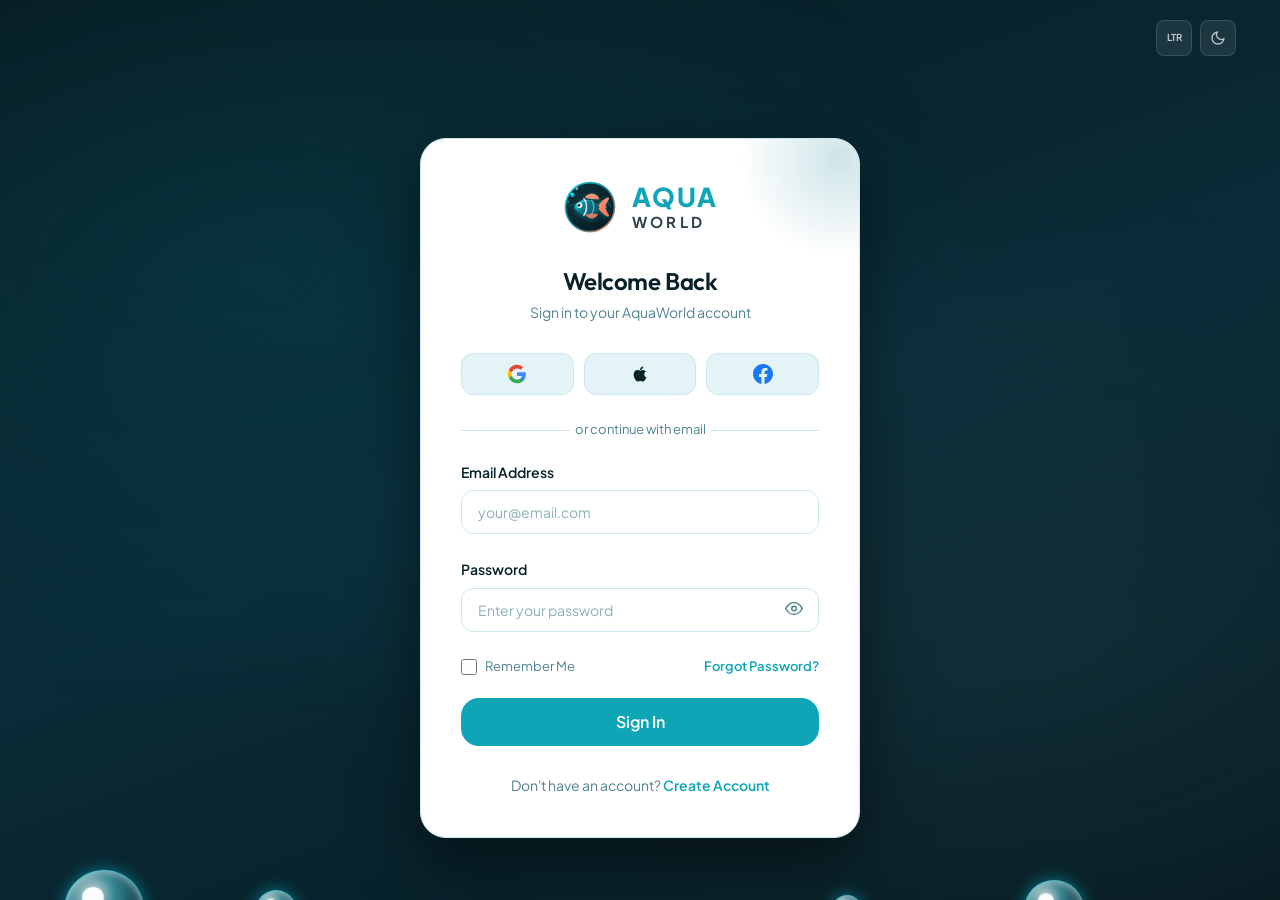
<file: login.html>
<!DOCTYPE html>
<html lang="en" id="root-html">
<head>
    <meta charset="UTF-8">
    <meta name="viewport" content="width=device-width, initial-scale=1.0">
    <meta name="description" content="Sign in to your AquaWorld account to manage orders, track rare fish arrivals, and access exclusive member offers.">
    <title>Login | AquaWorld Aquarium Store</title>
    <link rel="icon" type="image/svg+xml" href="favicon.svg">
    <link rel="stylesheet" href="style.css">
    <style>
        body.auth-page {
            background: linear-gradient(160deg, #071A20 0%, #0A2C38 50%, #071A20 100%);
            min-height: 100vh;
        }

        /* Subtle animated background */
        body.auth-page::before {
            content: '';
            position: fixed;
            inset: 0;
            background:
                radial-gradient(ellipse at 20% 30%, rgba(11,123,140,0.18) 0%, transparent 50%),
                radial-gradient(ellipse at 80% 70%, rgba(167,227,233,0.06) 0%, transparent 50%);
            pointer-events: none;
        }

        .auth-topbar {
            display: flex;
            justify-content: flex-end;
            padding: 1.25rem 1.5rem;
            max-width: 1240px;
            margin: 0 auto;
            width: 100%;
            gap: 0.5rem;
            position: relative;
            z-index: 1;
        }

        .auth-toggle-btn {
            width: 36px; height: 36px;
            background: rgba(255,255,255,0.08);
            border: 1px solid rgba(255,255,255,0.12);
            border-radius: var(--radius-sm);
            color: rgba(255,255,255,0.7);
            display: flex; align-items: center; justify-content: center;
            cursor: pointer; font-family: var(--font-sans);
            transition: all 0.2s;
        }

        .auth-toggle-btn:hover {
            background: rgba(255,255,255,0.14);
            border-color: var(--clr-secondary);
            color: var(--clr-secondary);
        }

        main {
            flex: 1;
            display: flex;
            align-items: center;
            justify-content: center;
            padding: 1.5rem;
            position: relative;
            z-index: 1;
        }

        .auth-card {
            background: rgba(255,255,255,0.04);
            backdrop-filter: blur(20px);
            -webkit-backdrop-filter: blur(20px);
            border: 1px solid rgba(255,255,255,0.10);
            border-radius: var(--radius-xl);
            padding: 2.5rem;
            width: 100%;
            max-width: 440px;
            box-shadow: 0 24px 64px rgba(0,0,0,0.50);
            position: relative;
            overflow: hidden;
        }

        html:not(.dark) .auth-card {
            background: var(--bg-surface);
            border-color: var(--border-color);
        }

        /* Subtle glow orb */
        .auth-card::before {
            content: '';
            position: absolute;
            top: -80px; right: -80px;
            width: 200px; height: 200px;
            background: radial-gradient(circle, rgba(11,123,140,0.20) 0%, transparent 70%);
            border-radius: 50%;
            pointer-events: none;
        }

        .auth-logo {
            display: flex;
            align-items: center;
            justify-content: center;
            gap: 0.875rem;
            text-decoration: none;
            margin-bottom: 2rem;
            transition: transform 0.2s ease;
        }

        .auth-logo:hover {
            transform: scale(1.03);
        }

        .auth-logo .brand-top {
            color: var(--clr-primary);
            font-size: 1.625rem;
            font-weight: 900;
            letter-spacing: 0.08em;
            line-height: 1;
            display: block;
        }

        .auth-logo .brand-bottom {
            font-size: 0.9375rem;
            color: var(--text-heading);
            font-weight: 700;
            letter-spacing: 0.22em;
            line-height: 1;
            margin-top: 0.25rem;
            display: block;
            opacity: 0.85;
        }

        html.dark .auth-logo .brand-top {
            color: #00E5FF;
            text-shadow: 0 0 15px rgba(0, 229, 255, 0.35);
        }

        html.dark .auth-logo .brand-bottom {
            color: rgba(220, 243, 246, 0.85);
            opacity: 1;
        }

        .auth-heading {
            text-align: center;
            margin-bottom: 1.75rem;
        }

        .auth-heading h1 {
            font-size: 1.5rem;
            font-weight: 600;
            color: var(--text-heading);
            margin-bottom: 0.375rem;
        }

        html.dark .auth-heading h1 { color: #E8F8FA; }

        .auth-heading p {
            font-size: 0.875rem;
            color: var(--text-muted);
            font-weight: 400;
        }

        html.dark .auth-heading p { color: rgba(255,255,255,0.5); }

        .social-login-grid {
            display: grid;
            grid-template-columns: repeat(3, 1fr);
            gap: 0.625rem;
            margin-bottom: 1.5rem;
        }

        .social-btn {
            display: flex;
            align-items: center;
            justify-content: center;
            padding: 0.625rem;
            background: var(--bg-surface-2);
            border: 1px solid var(--border-color);
            border-radius: var(--radius-md);
            cursor: pointer;
            transition: all 0.2s;
            font-family: var(--font-sans);
        }

        html.dark .social-btn {
            background: rgba(255,255,255,0.06);
            border-color: rgba(255,255,255,0.10);
        }

        .social-btn:hover {
            border-color: var(--clr-primary);
            transform: translateY(-2px);
        }

        html.dark .social-btn:hover { border-color: var(--clr-secondary); }

        .divider {
            text-align: center;
            position: relative;
            color: var(--text-muted);
            font-size: 0.8125rem;
            margin: 1.25rem 0;
        }

        html.dark .divider { color: rgba(255,255,255,0.35); }

        .divider::before, .divider::after {
            content: '';
            position: absolute;
            top: 50%;
            height: 1px;
            background: var(--border-color);
            width: calc(50% - 70px);
        }
        html.dark .divider::before, html.dark .divider::after { background: rgba(255,255,255,0.10); }
        .divider::before { left: 0; }
        .divider::after { right: 0; }

        .form-label { color: var(--text-heading); }
        html.dark .form-label { color: rgba(255,255,255,0.80); }

        .form-input {
            background: var(--bg-surface);
            border-color: var(--border-color);
            color: var(--text-heading);
        }

        html.dark .form-input {
            background: rgba(255,255,255,0.06);
            border-color: rgba(255,255,255,0.10);
            color: #E8F8FA;
        }

        html.dark .form-input::placeholder { color: rgba(255,255,255,0.30); }
        html.dark .form-input:focus { border-color: var(--clr-secondary); }

        .link-primary { color: var(--clr-primary); }
        html.dark .link-primary { color: var(--clr-secondary); }

        .checkbox-wrapper label { color: var(--text-muted); }
        html.dark .checkbox-wrapper label { color: rgba(255,255,255,0.50); }

        .password-wrapper {
            position: relative;
            width: 100%;
        }

        .password-wrapper .form-input {
            padding-right: 2.75rem;
        }

        .password-toggle {
            position: absolute;
            right: 0.75rem;
            left: auto;
            top: 50%;
            transform: translateY(-50%);
            background: none;
            border: none;
            color: var(--text-muted);
            cursor: pointer;
            padding: 0.25rem;
            display: flex;
            align-items: center;
            justify-content: center;
            z-index: 2;
        }

        html[dir="rtl"] .form-input,
        html[dir="rtl"] .form-select,
        html[dir="rtl"] .form-label {
            text-align: right;
        }

        html[dir="rtl"] .password-wrapper .form-input {
            padding-right: 1rem;
            padding-left: 2.75rem;
            text-align: right;
        }

        html[dir="rtl"] .password-toggle {
            right: auto;
            left: 0.75rem;
        }
    </style>
</head>
<body class="auth-page">

<!-- Bubble decorations -->
<div class="bubble-wrap" aria-hidden="true" style="position:fixed;inset:0;pointer-events:none;overflow:hidden;z-index:0;">
    <div class="bubble" style="width:80px;height:80px;left:5%;bottom:-50px;animation-duration:14s;"></div>
    <div class="bubble" style="width:40px;height:40px;left:20%;bottom:-30px;animation-duration:10s;animation-delay:2s;"></div>
    <div class="bubble" style="width:60px;height:60px;left:80%;bottom:-40px;animation-duration:12s;animation-delay:4s;"></div>
    <div class="bubble" style="width:30px;height:30px;left:65%;bottom:-25px;animation-duration:9s;animation-delay:1s;"></div>
</div>

<!-- Top Bar -->
<div class="auth-topbar">
    <button onclick="toggleDir()" class="auth-toggle-btn" title="Toggle Direction" aria-label="Toggle text direction">
        <span class="dir-label" style="font-size:0.6rem;font-weight:700;">LTR</span>
    </button>
    <button onclick="toggleTheme()" class="auth-toggle-btn" title="Toggle Theme" aria-label="Toggle dark mode">
        <span class="theme-icon-wrap">
            <svg xmlns="http://www.w3.org/2000/svg" width="16" height="16" viewBox="0 0 24 24" fill="none" stroke="currentColor" stroke-width="2" stroke-linecap="round" stroke-linejoin="round"><path d="M21 12.79A9 9 0 1 1 11.21 3 7 7 0 0 0 21 12.79z"/></svg>
        </span>
    </button>
</div>

<main>
    <div class="auth-card">

        <!-- Logo -->
        <a href="index.html" class="auth-logo" aria-label="AquaWorld Home">
            <img src="logo.svg" alt="AquaWorld Logo" width="56" height="56" style="width:56px;height:56px;object-fit:contain;display:block;">
            <div class="auth-logo-text">
                <span class="brand-top">AQUA</span>
                <span class="brand-bottom">WORLD</span>
            </div>
        </a>

        <!-- Heading -->
        <div class="auth-heading">
            <h1>Welcome Back</h1>
            <p>Sign in to your AquaWorld account</p>
        </div>

        <!-- Social Login -->
        <div class="social-login-grid">
            <button class="social-btn" title="Sign in with Google" aria-label="Sign in with Google">
                <svg width="20" height="20" viewBox="0 0 24 24">
                    <path d="M22.56 12.25c0-.78-.07-1.53-.2-2.25H12v4.26h5.92a5.06 5.06 0 01-2.2 3.32v2.77h3.57c2.08-1.92 3.28-4.74 3.28-8.1z" fill="#4285F4"/>
                    <path d="M12 23c2.97 0 5.46-.98 7.28-2.66l-3.57-2.77c-.98.66-2.23 1.06-3.71 1.06-2.86 0-5.29-1.93-6.16-4.53H2.18v2.84C3.99 20.53 7.7 23 12 23z" fill="#34A853"/>
                    <path d="M5.84 14.09c-.22-.66-.35-1.36-.35-2.09s.13-1.43.35-2.09V7.07H2.18C1.43 8.55 1 10.22 1 12s.43 3.45 1.18 4.93l2.85-2.22.81-.62z" fill="#FBBC05"/>
                    <path d="M12 5.38c1.62 0 3.06.56 4.21 1.64l3.15-3.15C17.45 2.09 14.97 1 12 1 7.7 1 3.99 3.47 2.18 7.07l3.66 2.84c.87-2.6 3.3-4.53 6.16-4.53z" fill="#EA4335"/>
                </svg>
            </button>
            <button class="social-btn" title="Sign in with Apple" aria-label="Sign in with Apple">
                <svg width="20" height="20" viewBox="0 0 24 24" fill="currentColor" style="color:var(--text-heading);">
                    <path d="M17.05 20.28c-.98.95-2.05.88-3.08.4-1.09-.5-2.08-.48-3.24 0-1.44.62-2.2.44-3.06-.4C2.79 15.25 3.51 7.59 9.05 7.31c1.35.07 2.29.74 3.08.8 1.18-.24 2.31-.93 3.57-.84 1.51.12 2.65.72 3.4 1.8-3.12 1.87-2.38 5.98.48 7.13-.57 1.5-1.31 2.99-2.54 4.09zM12.03 7.25c-.15-2.23 1.66-4.07 3.74-4.25.29 2.58-2.34 4.5-3.74 4.25z"/>
                </svg>
            </button>
            <button class="social-btn" title="Sign in with Facebook" aria-label="Sign in with Facebook">
                <svg width="20" height="20" viewBox="0 0 24 24" fill="#1877F2">
                    <path d="M24 12.073c0-6.627-5.373-12-12-12s-12 5.373-12 12c0 5.99 4.388 10.954 10.125 11.854v-8.385H7.078v-3.47h3.047V9.43c0-3.007 1.792-4.669 4.533-4.669 1.312 0 2.686.235 2.686.235v2.953H15.83c-1.491 0-1.956.925-1.956 1.874v2.25h3.328l-.532 3.47h-2.796v8.385C19.612 23.027 24 18.062 24 12.073z"/>
                </svg>
            </button>
        </div>

        <div class="divider">or continue with email</div>

        <!-- Form -->
        <form id="login-form" onsubmit="handleLogin(event)">
            <div class="form-group">
                <label class="form-label" for="login-email">Email Address</label>
                <input type="email" id="login-email" class="form-input" placeholder="your@email.com" required autocomplete="email">
            </div>

            <div class="form-group">
                <label class="form-label" for="login-password">Password</label>
                <div class="password-wrapper">
                    <input type="password" id="login-password" class="form-input" placeholder="Enter your password" required autocomplete="current-password">
                    <button type="button" class="password-toggle" onclick="togglePasswordVisibility('login-password', this)" aria-label="Toggle password visibility">
                        <span class="pw-icon">
                            <svg xmlns="http://www.w3.org/2000/svg" width="18" height="18" viewBox="0 0 24 24" fill="none" stroke="currentColor" stroke-width="2" stroke-linecap="round" stroke-linejoin="round"><path d="M1 12s4-8 11-8 11 8 11 8-4 8-11 8-11-8-11-8z"/><circle cx="12" cy="12" r="3"/></svg>
                        </span>
                    </button>
                </div>
            </div>

            <div style="display:flex;align-items:center;justify-content:space-between;margin-bottom:1.25rem;gap:0.5rem;">
                <div class="checkbox-wrapper">
                    <input type="checkbox" id="remember-me">
                    <label for="remember-me" style="font-size:0.8125rem;">Remember Me</label>
                </div>
                <a href="#" class="link-primary" style="font-size:0.8125rem;font-weight:600;white-space:nowrap;">Forgot Password?</a>
            </div>

            <button type="submit" class="btn btn-primary w-full btn-lg" id="login-btn">Sign In</button>
        </form>

        <p style="text-align:center;margin-top:1.75rem;font-size:0.875rem;color:var(--text-muted);">
            Don't have an account? <a href="signup.html" class="link-primary">Create Account</a>
        </p>

    </div>
</main>

<script src="components.js"></script>
<script>
    document.addEventListener('DOMContentLoaded', initAuthPage);

    function handleLogin(e) {
        e.preventDefault();
        const btn = document.getElementById('login-btn');
        btn.textContent = 'Signing in…';
        btn.disabled = true;
        setTimeout(() => {
            alert('Login successful! Welcome back to AquaWorld 🐠');
            window.location.href = 'index.html';
        }, 1000);
    }
</script>
</body>
</html>
</file>
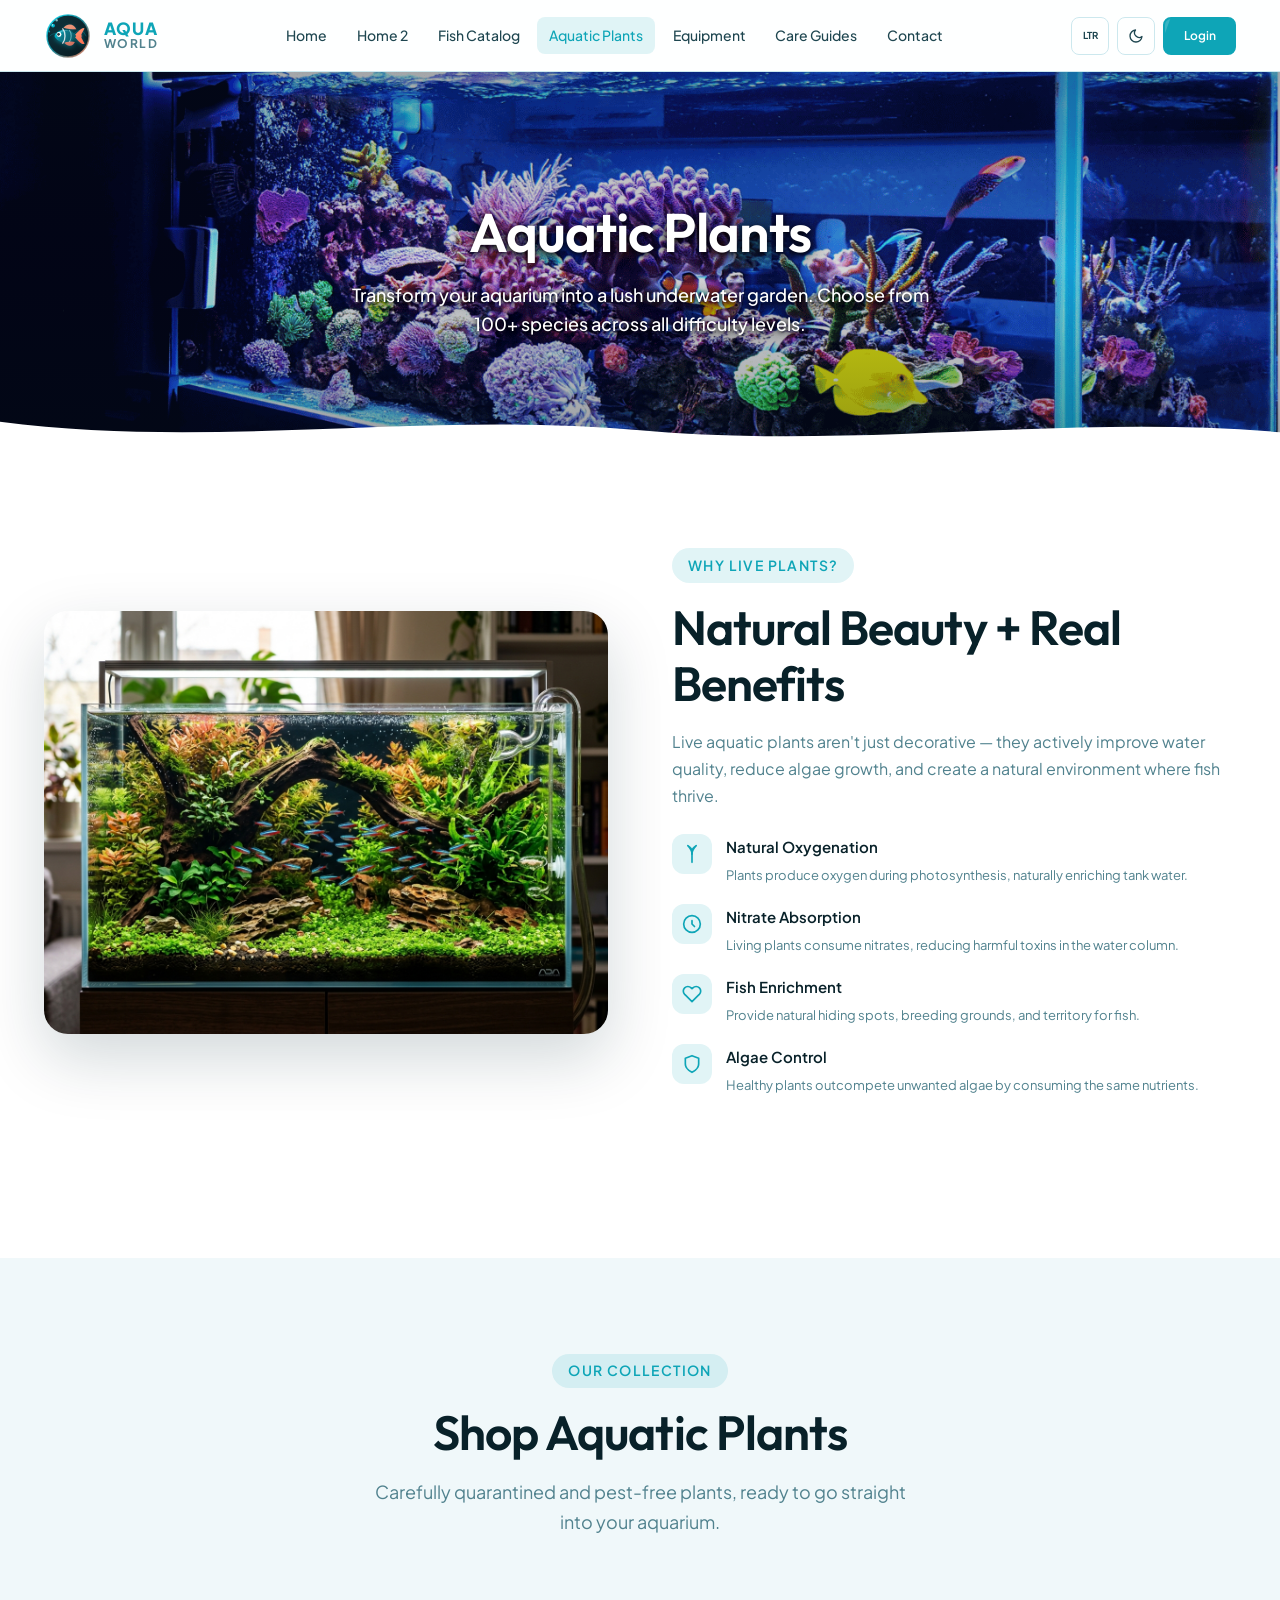
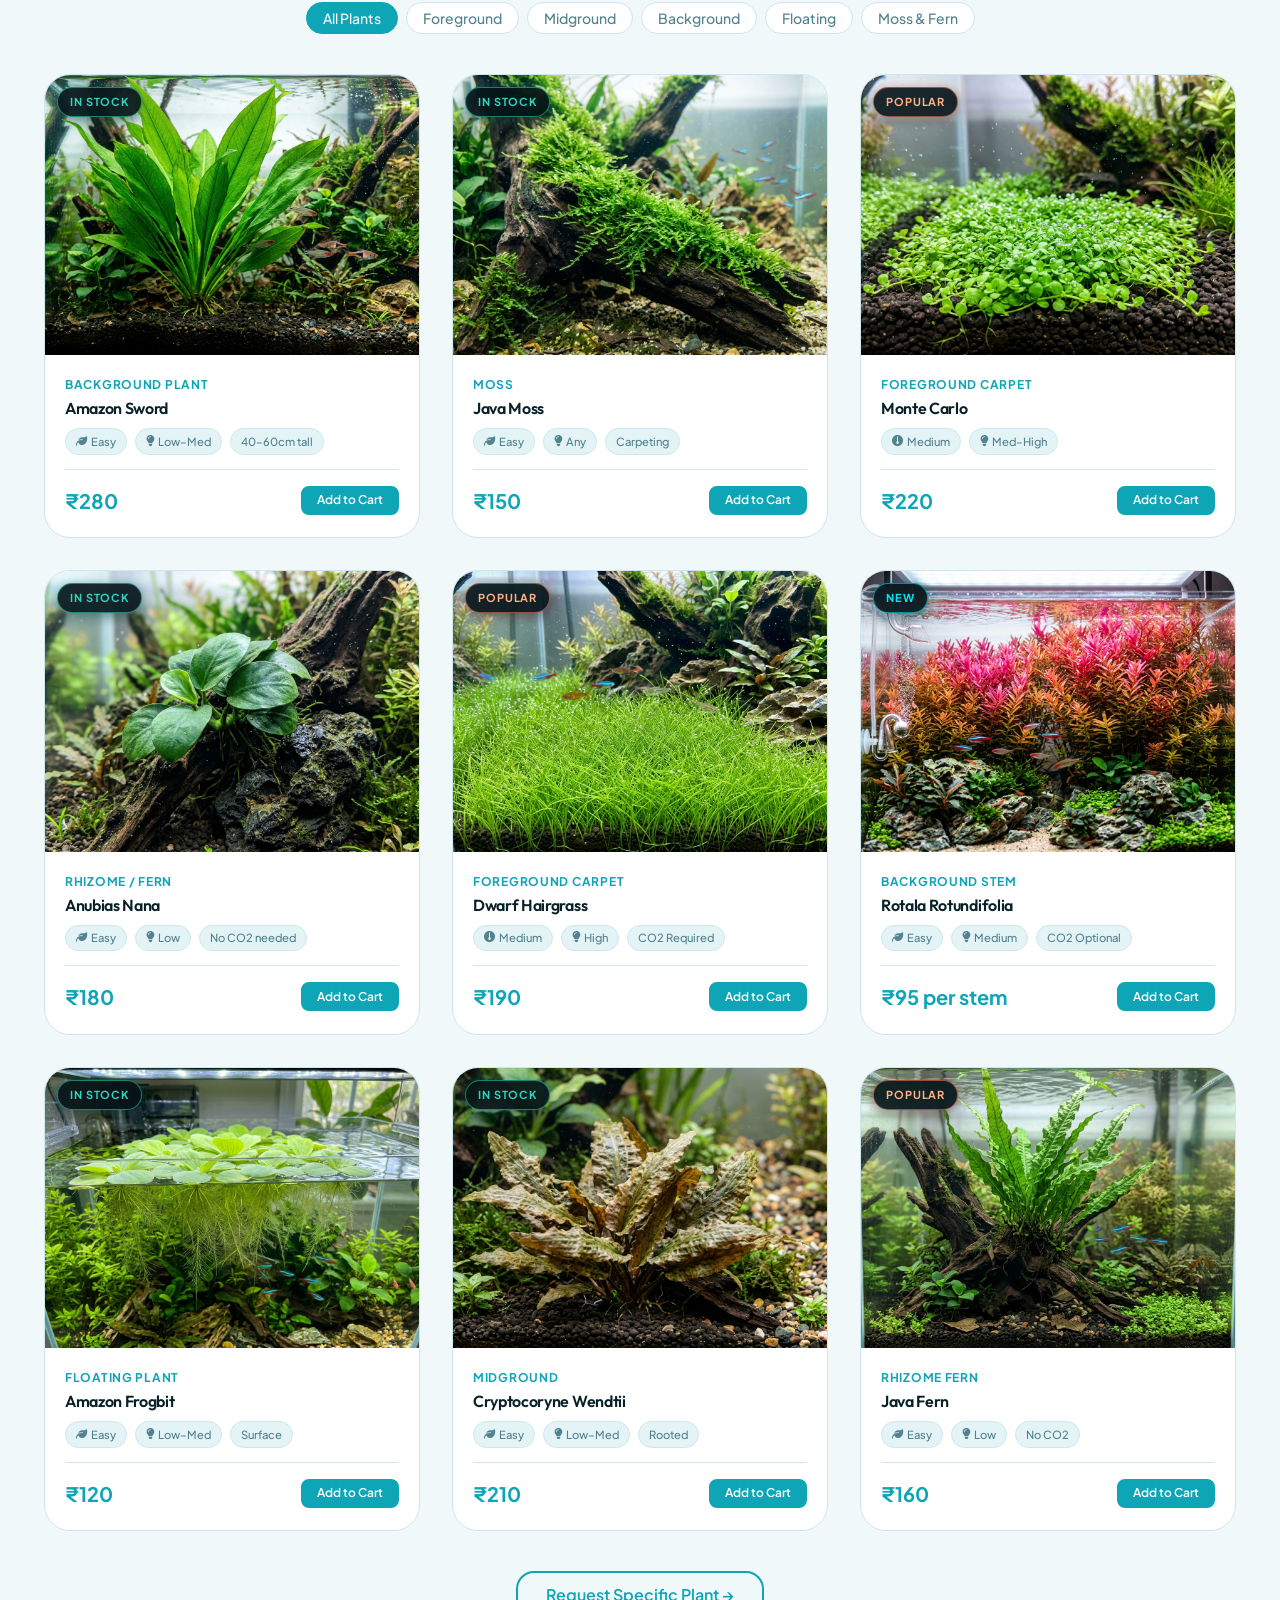
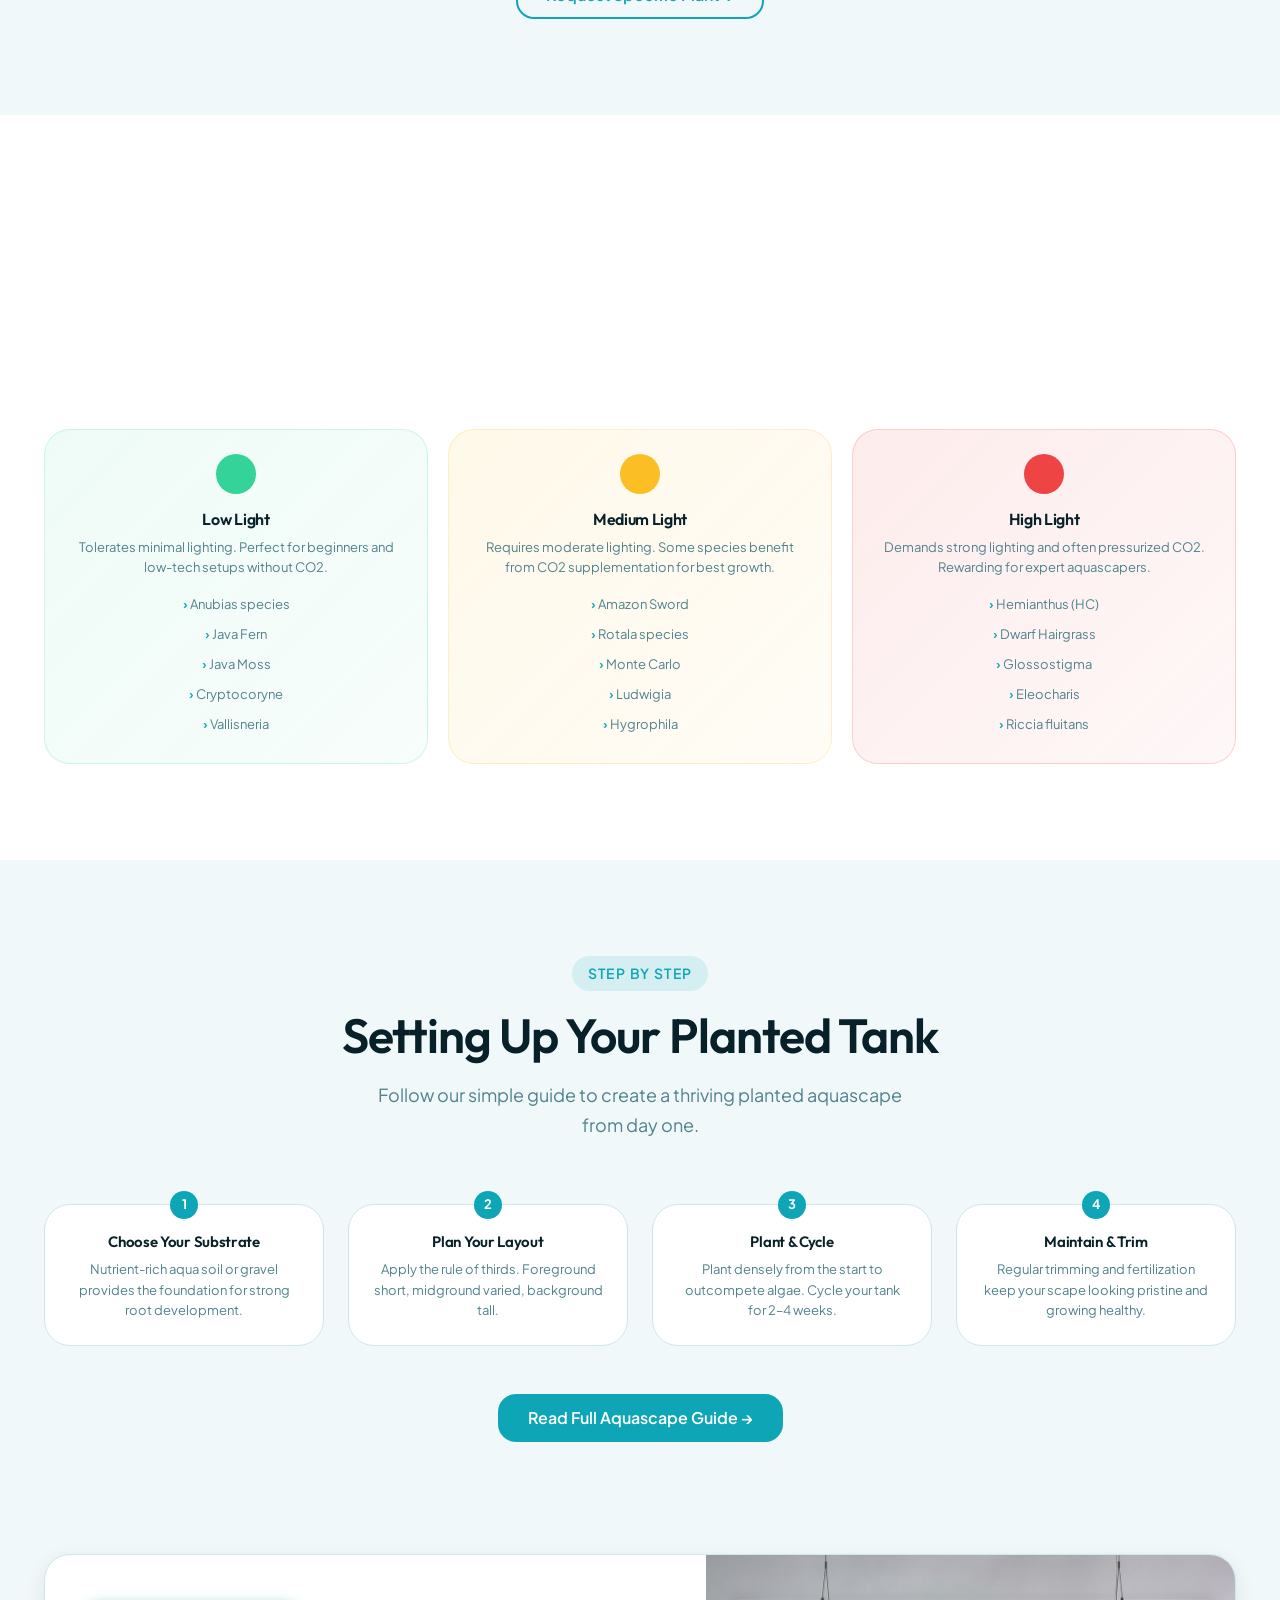
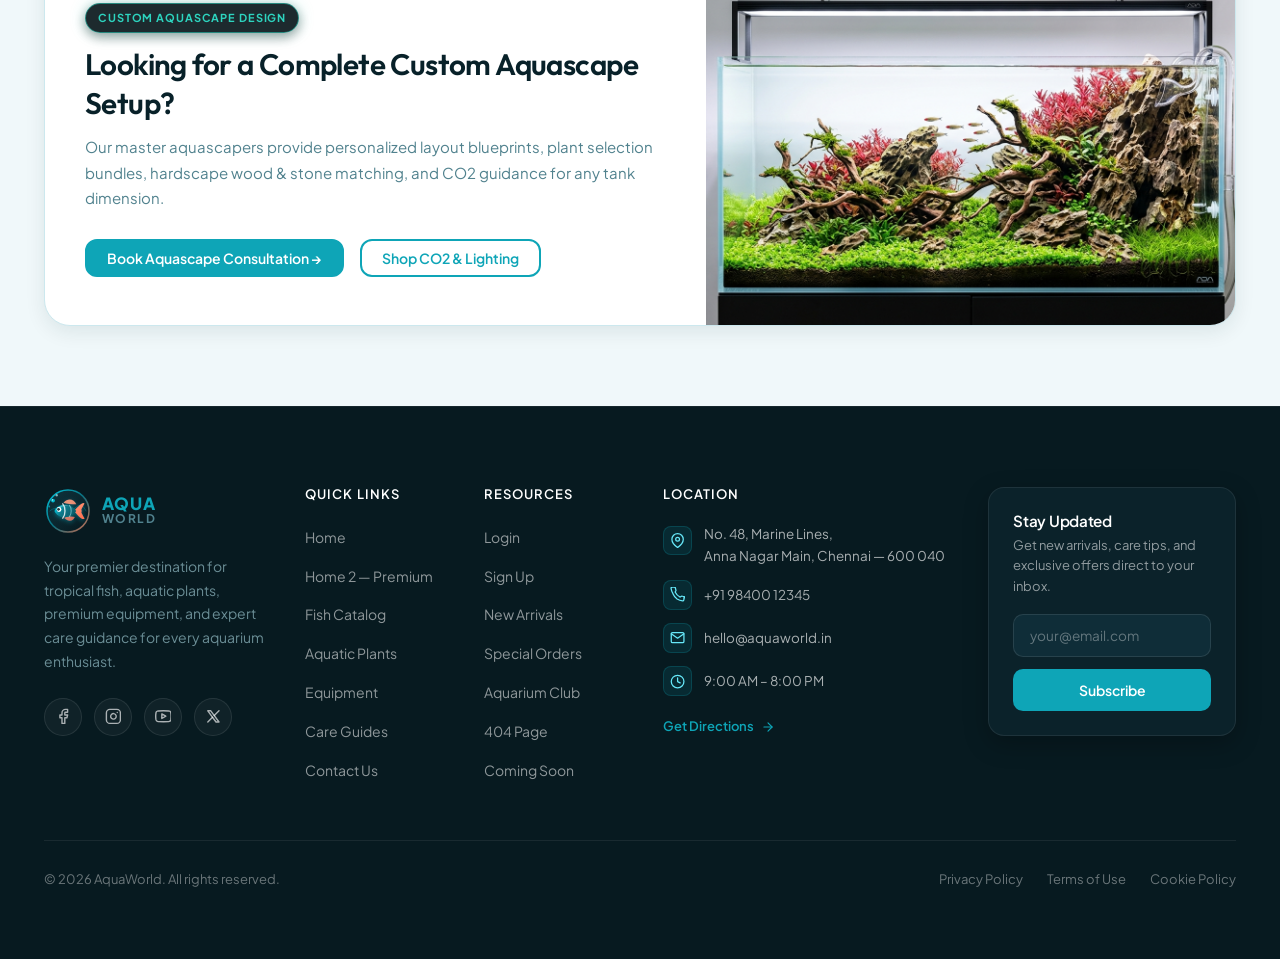
<file: plants.html>
<!DOCTYPE html>
<html lang="en" id="root-html">
<head>
    <meta charset="UTF-8">
    <meta name="viewport" content="width=device-width, initial-scale=1.0">
    <meta name="description" content="AquaWorld Aquatic Plants — Browse our extensive collection of freshwater and planted tank aquatic plants. From beginner-friendly java ferns to expert aquascaping species.">
    <title>Aquatic Plants | AquaWorld Aquarium Store</title>
    <link rel="icon" type="image/svg+xml" href="favicon.svg">
        <link rel="preconnect" href="https://fonts.googleapis.com">
    <link rel="preconnect" href="https://fonts.gstatic.com" crossorigin>
    <link href="https://fonts.googleapis.com/css2?family=Outfit:wght@300;400;500;600;700;800;900&family=Plus+Jakarta+Sans:ital,wght@0,300;0,400;0,500;0,600;0,700;0,800;1,400&display=swap" rel="stylesheet">
    <link rel="stylesheet" href="style.css">
    <style>
        /* Plants intro section */
        .plants-intro {
            display: grid;
            grid-template-columns: 1fr 1fr;
            gap: 4rem;
            align-items: center;
            margin-bottom: 4rem;
        }

        .plants-intro-img {
            border-radius: 1.5rem;
            overflow: hidden;
            aspect-ratio: 4/3;
            box-shadow: var(--shadow-xl);
        }

        .plants-intro-img img { width: 100%; height: 100%; object-fit: cover; }

        .plants-benefit-list {
            display: flex;
            flex-direction: column;
            gap: 1rem;
            margin-top: 1.5rem;
        }

        .plants-benefit-item {
            display: flex;
            gap: 0.875rem;
            align-items: flex-start;
        }

        .plants-benefit-icon {
            width: 40px; height: 40px;
            border-radius: 0.75rem;
            background: var(--clr-primary-xlight);
            display: flex;
            align-items: center;
            justify-content: center;
            color: var(--clr-primary);
            flex-shrink: 0;
        }

        .plants-benefit-text strong {
            display: block;
            font-size: 0.9375rem;
            font-weight: 600;
            color: var(--text-heading);
            margin-bottom: 0.125rem;
        }

        .plants-benefit-text span {
            font-size: 0.8125rem;
            color: var(--text-muted);
        }

        /* Plant card */
        .plant-card {
            background: var(--bg-surface);
            border: 1px solid var(--border-color);
            border-radius: var(--radius-xl);
            overflow: hidden;
            transition: transform 0.3s, box-shadow 0.3s, border-color 0.2s;
        }

        .plant-card:hover {
            transform: translateY(-6px);
            box-shadow: var(--shadow-lg);
            border-color: var(--clr-primary);
        }

        .plant-card-img-wrap {
            aspect-ratio: 4/3;
            overflow: hidden;
            background: var(--bg-surface-2);
            position: relative;
        }

        .plant-card-img-wrap img {
            width: 100%; height: 100%;
            object-fit: cover;
            transition: transform 0.5s;
        }

        .plant-card:hover .plant-card-img-wrap img { transform: scale(1.06); }

        .plant-card-badge {
            position: absolute;
            top: 0.75rem; left: 0.75rem;
        }

        .plant-card-body { padding: 1.25rem; }

        .plant-card-category {
            font-size: 0.75rem;
            font-weight: 700;
            color: var(--clr-primary);
            text-transform: uppercase;
            letter-spacing: 0.06em;
            margin-bottom: 0.25rem;
        }

        .plant-card-name {
            font-size: 1rem;
            font-weight: 600;
            color: var(--text-heading);
            margin-bottom: 0.625rem;
        }

        .plant-specs {
            display: flex;
            gap: 0.5rem;
            flex-wrap: wrap;
            margin-bottom: 0.875rem;
        }

        .plant-spec {
            font-size: 0.7rem;
            background: var(--bg-surface-2);
            border: 1px solid var(--border-color);
            border-radius: 9999px;
            padding: 0.175rem 0.625rem;
            color: var(--text-muted);
            font-weight: 500;
            display: flex;
            align-items: center;
            gap: 0.25rem;
        }

        .plant-card-footer {
            display: flex;
            align-items: center;
            justify-content: space-between;
            gap: 0.5rem;
            padding-top: 0.875rem;
            border-top: 1px solid var(--border-color);
        }

        /* Aquascape guide */
        .aqscape-steps {
            display: grid;
            grid-template-columns: repeat(4, 1fr);
            gap: 1.5rem;
            counter-reset: step-counter;
        }

        .aqscape-step {
            background: var(--bg-surface);
            border: 1px solid var(--border-color);
            border-radius: var(--radius-xl);
            padding: 1.5rem;
            text-align: center;
            position: relative;
            counter-increment: step-counter;
        }

        .aqscape-step::before {
            content: counter(step-counter);
            position: absolute;
            top: -14px;
            left: 50%;
            transform: translateX(-50%);
            width: 28px; height: 28px;
            background: var(--clr-primary);
            color: #fff;
            border-radius: 50%;
            font-size: 0.8125rem;
            font-weight: 700;
            display: flex;
            align-items: center;
            justify-content: center;
        }

        .aqscape-step h4 { font-size: 0.9375rem; font-weight: 600; color: var(--text-heading); margin-bottom: 0.5rem; margin-top: 0.25rem; }
        .aqscape-step p  { font-size: 0.8125rem; color: var(--text-muted); line-height: 1.6; font-weight: 400; }

        /* Lighting guide */
        .light-guide {
            display: grid;
            grid-template-columns: repeat(3, 1fr);
            gap: 1.25rem;
        }

        .light-card {
            border-radius: var(--radius-xl);
            padding: 1.5rem;
            text-align: center;
            border: 1px solid var(--border-color);
        }

        .light-card.low   { background: linear-gradient(135deg, rgba(52,211,153,0.08) 0%, rgba(52,211,153,0.04) 100%); border-color: rgba(52,211,153,0.2); }
        .light-card.med   { background: linear-gradient(135deg, rgba(251,191,36,0.10) 0%, rgba(251,191,36,0.04) 100%); border-color: rgba(251,191,36,0.2); }
        .light-card.high  { background: linear-gradient(135deg, rgba(239,68,68,0.10) 0%, rgba(239,68,68,0.04) 100%); border-color: rgba(239,68,68,0.2); }

        .light-dot { width: 40px; height: 40px; border-radius: 50%; margin: 0 auto 1rem; }
        .light-card.low  .light-dot { background: #34D399; }
        .light-card.med  .light-dot { background: #FBBF24; }
        .light-card.high .light-dot { background: #EF4444; }

        .light-card h4 { font-size: 1rem; font-weight: 600; color: var(--text-heading); margin-bottom: 0.5rem; }
        .light-card p  { font-size: 0.8125rem; color: var(--text-muted); line-height: 1.6; font-weight: 400; }
        .light-card ul { text-align: center; list-style: none; padding: 0; margin-top: 0.75rem; }
        .light-card li { font-size: 0.8125rem; color: var(--text-muted); padding: 0.25rem 0; text-align: center; }
        .light-card li::before { content: '› '; color: var(--clr-primary); font-weight: 600; }

        @media (max-width: 1024px) {
            .plants-intro { grid-template-columns: 1fr; gap: 2rem; }
            .plants-intro-img { max-width: 560px; margin: 0 auto; height: 320px; aspect-ratio: auto; }
            .aqscape-steps { grid-template-columns: 1fr 1fr; }
            .light-guide { grid-template-columns: 1fr; }
        }

        @media (max-width: 768px) {
            .plants-intro-img { max-width: 100%; height: 240px; }
            .aqscape-steps { grid-template-columns: 1fr; }
            .grid-3 { grid-template-columns: 1fr; }
        }

        /* Plant CTA Card with right side image */
        .plant-cta-section {
            padding: 1rem 0 5rem;
        }

        .plant-cta-card {
            background: var(--bg-surface);
            border: 1px solid var(--border-color);
            border-radius: var(--radius-xl);
            overflow: hidden;
            display: grid;
            grid-template-columns: 1.25fr 1fr;
            box-shadow: var(--shadow-md);
            align-items: stretch;
            transition: border-color 0.3s ease, box-shadow 0.3s ease;
        }

        .plant-cta-card:hover {
            border-color: rgba(52, 211, 153, 0.4);
            box-shadow: var(--shadow-lg);
        }

        .plant-cta-body {
            padding: 3rem 2.5rem;
            display: flex;
            flex-direction: column;
            justify-content: center;
            align-items: flex-start;
        }

        .plant-cta-body h3 {
            font-size: clamp(1.35rem, 2.5vw, 1.85rem);
            font-weight: 600;
            color: var(--text-heading);
            margin: 0.75rem 0;
            line-height: 1.3;
        }

        .plant-cta-body p {
            font-size: 0.9375rem;
            color: var(--text-muted);
            line-height: 1.7;
            margin-bottom: 1.75rem;
        }

        .plant-cta-actions {
            display: flex;
            gap: 1rem;
            flex-wrap: wrap;
        }

        .plant-cta-img {
            position: relative;
            min-height: 280px;
            overflow: hidden;
        }

        .plant-cta-img img {
            width: 100%;
            height: 100%;
            object-fit: cover;
            transition: transform 0.6s ease;
        }

        .plant-cta-card:hover .plant-cta-img img {
            transform: scale(1.04);
        }

        @media (max-width: 900px) {
            .plant-cta-card {
                grid-template-columns: 1fr;
            }
            .plant-cta-img {
                order: -1;
                min-height: 220px;
                max-height: 260px;
            }
            .plant-cta-body {
                padding: 2rem 1.5rem;
                align-items: center;
                text-align: center;
            }
            .plant-cta-actions {
                justify-content: center;
                width: 100%;
            }
            .plant-cta-actions .btn {
                width: 100%;
                max-width: 280px;
                justify-content: center;
                text-align: center;
            }
        }
    </style>
</head>
<body>

<div id="main-nav"></div>

<!-- Page Hero -->
<div class="page-hero page-hero-banner page-hero-plants">
    <div class="container">
        <h1 class="page-hero-title">Aquatic Plants</h1>
        <p class="page-hero-desc">Transform your aquarium into a lush underwater garden. Choose from 100+ species across all difficulty levels.</p>
    </div>
    <!-- Bottom Wave Cut -->
    <div class="page-hero-wave wave-surface">
        <svg viewBox="0 0 1440 80" fill="none" xmlns="http://www.w3.org/2000/svg" preserveAspectRatio="none">
            <path d="M0,32 C240,75 480,15 720,45 C960,75 1200,20 1440,48 L1440,80 L0,80 Z"/>
        </svg>
    </div>
</div>

<!-- ─── INTRO SECTION ─────────────────────────────── -->
<section class="section bg-surface">
    <div class="container">
        <div class="plants-intro reveal">
            <div class="plants-intro-img">
                <img src="assets/images/planted_aquarium_benefits.jpg" alt="Lush planted nature aquascape aquarium with vibrant aquatic plants and fish" loading="lazy">
            </div>
            <div>
                <span class="section-label">Why Live Plants?</span>
                <h2 class="section-title">Natural Beauty + Real Benefits</h2>
                <p style="color:var(--text-muted);line-height:1.7;margin-bottom:1.5rem;">Live aquatic plants aren't just decorative — they actively improve water quality, reduce algae growth, and create a natural environment where fish thrive.</p>

                <div class="plants-benefit-list">
                    <div class="plants-benefit-item">
                        <div class="plants-benefit-icon">
                            <svg xmlns="http://www.w3.org/2000/svg" width="20" height="20" viewBox="0 0 24 24" fill="none" stroke="currentColor" stroke-width="2" stroke-linecap="round" stroke-linejoin="round"><path d="M12 22V12"/><path d="M12 12C12 7 17 2 17 2s-5 3-5 7"/><path d="M12 12C12 7 7 2 7 2s5 3 5 7"/></svg>
                        </div>
                        <div class="plants-benefit-text">
                            <strong>Natural Oxygenation</strong>
                            <span>Plants produce oxygen during photosynthesis, naturally enriching tank water.</span>
                        </div>
                    </div>
                    <div class="plants-benefit-item">
                        <div class="plants-benefit-icon">
                            <svg xmlns="http://www.w3.org/2000/svg" width="20" height="20" viewBox="0 0 24 24" fill="none" stroke="currentColor" stroke-width="2" stroke-linecap="round" stroke-linejoin="round"><circle cx="12" cy="12" r="10"/><path d="M12 8v4l3 3"/></svg>
                        </div>
                        <div class="plants-benefit-text">
                            <strong>Nitrate Absorption</strong>
                            <span>Living plants consume nitrates, reducing harmful toxins in the water column.</span>
                        </div>
                    </div>
                    <div class="plants-benefit-item">
                        <div class="plants-benefit-icon">
                            <svg xmlns="http://www.w3.org/2000/svg" width="20" height="20" viewBox="0 0 24 24" fill="none" stroke="currentColor" stroke-width="2" stroke-linecap="round" stroke-linejoin="round"><path d="M20.84 4.61a5.5 5.5 0 0 0-7.78 0L12 5.67l-1.06-1.06a5.5 5.5 0 0 0-7.78 7.78l1.06 1.06L12 21.23l7.78-7.78 1.06-1.06a5.5 5.5 0 0 0 0-7.78z"/></svg>
                        </div>
                        <div class="plants-benefit-text">
                            <strong>Fish Enrichment</strong>
                            <span>Provide natural hiding spots, breeding grounds, and territory for fish.</span>
                        </div>
                    </div>
                    <div class="plants-benefit-item">
                        <div class="plants-benefit-icon">
                            <svg xmlns="http://www.w3.org/2000/svg" width="20" height="20" viewBox="0 0 24 24" fill="none" stroke="currentColor" stroke-width="2" stroke-linecap="round" stroke-linejoin="round"><path d="M12 22s8-4 8-10V5l-8-3-8 3v7c0 6 8 10 8 10z"/></svg>
                        </div>
                        <div class="plants-benefit-text">
                            <strong>Algae Control</strong>
                            <span>Healthy plants outcompete unwanted algae by consuming the same nutrients.</span>
                        </div>
                    </div>
                </div>
            </div>
        </div>
    </div>
</section>

<!-- ─── PLANT CATALOG ──────────────────────────────── -->
<section class="section">
    <div class="container">
        <div class="section-header centered reveal">
            <span class="section-label">Our Collection</span>
            <h2 class="section-title">Shop Aquatic Plants</h2>
            <p class="section-desc">Carefully quarantined and pest-free plants, ready to go straight into your aquarium.</p>
        </div>

        <div class="filter-bar" style="justify-content:center;margin-bottom:2.5rem;" id="plant-filter-bar">
            <button class="filter-btn active" onclick="filterPlants('all', this)">All Plants</button>
            <button class="filter-btn" onclick="filterPlants('foreground', this)">Foreground</button>
            <button class="filter-btn" onclick="filterPlants('midground', this)">Midground</button>
            <button class="filter-btn" onclick="filterPlants('background', this)">Background</button>
            <button class="filter-btn" onclick="filterPlants('floating', this)">Floating</button>
            <button class="filter-btn" onclick="filterPlants('moss', this)">Moss & Fern</button>
        </div>

        <div class="grid-3 reveal" id="plant-grid">

            <div class="plant-card plant-item" data-category="background">
                <div class="plant-card-img-wrap">
                    <img src="assets/images/plant_amazon_sword.jpg" alt="Amazon Sword aquarium plant" loading="lazy">
                    <div class="plant-card-badge"><span class="badge badge-success">In Stock</span></div>
                </div>
                <div class="plant-card-body">
                    <div class="plant-card-category">Background Plant</div>
                    <h3 class="plant-card-name">Amazon Sword</h3>
                    <div class="plant-specs">
                        <span class="plant-spec"><i class="fa-solid fa-leaf"></i> Easy</span>
                        <span class="plant-spec"><i class="fa-solid fa-lightbulb"></i> Low–Med</span>
                        <span class="plant-spec">40–60cm tall</span>
                    </div>
                    <div class="plant-card-footer">
                        <span class="product-price">₹280</span>
                        <a href="#" class="btn btn-primary btn-sm">Add to Cart</a>
                    </div>
                </div>
            </div>

            <div class="plant-card plant-item" data-category="moss">
                <div class="plant-card-img-wrap">
                    <img src="assets/images/plant_java_moss.jpg" alt="Java Moss carpeting driftwood" loading="lazy">
                    <div class="plant-card-badge"><span class="badge badge-success">In Stock</span></div>
                </div>
                <div class="plant-card-body">
                    <div class="plant-card-category">Moss</div>
                    <h3 class="plant-card-name">Java Moss</h3>
                    <div class="plant-specs">
                        <span class="plant-spec"><i class="fa-solid fa-leaf"></i> Easy</span>
                        <span class="plant-spec"><i class="fa-solid fa-lightbulb"></i> Any</span>
                        <span class="plant-spec">Carpeting</span>
                    </div>
                    <div class="plant-card-footer">
                        <span class="product-price">₹150</span>
                        <a href="#" class="btn btn-primary btn-sm">Add to Cart</a>
                    </div>
                </div>
            </div>

            <div class="plant-card plant-item" data-category="foreground">
                <div class="plant-card-img-wrap">
                    <img src="assets/images/plant_monte_carlo.jpg" alt="Monte Carlo carpet aquarium plant" loading="lazy">
                    <div class="plant-card-badge"><span class="badge badge-warning">Popular</span></div>
                </div>
                <div class="plant-card-body">
                    <div class="plant-card-category">Foreground Carpet</div>
                    <h3 class="plant-card-name">Monte Carlo</h3>
                    <div class="plant-specs">
                        <span class="plant-spec"><i class="fa-solid fa-gauge-simple"></i> Medium</span>
                        <span class="plant-spec"><i class="fa-solid fa-lightbulb"></i> Med–High</span>
                    </div>
                    <div class="plant-card-footer">
                        <span class="product-price">₹220</span>
                        <a href="#" class="btn btn-primary btn-sm">Add to Cart</a>
                    </div>
                </div>
            </div>

            <div class="plant-card plant-item" data-category="moss">
                <div class="plant-card-img-wrap">
                    <img src="assets/images/plant_anubias_nana.jpg" alt="Anubias Nana aquatic plant" loading="lazy">
                    <div class="plant-card-badge"><span class="badge badge-success">In Stock</span></div>
                </div>
                <div class="plant-card-body">
                    <div class="plant-card-category">Rhizome / Fern</div>
                    <h3 class="plant-card-name">Anubias Nana</h3>
                    <div class="plant-specs">
                        <span class="plant-spec"><i class="fa-solid fa-leaf"></i> Easy</span>
                        <span class="plant-spec"><i class="fa-solid fa-lightbulb"></i> Low</span>
                        <span class="plant-spec">No CO2 needed</span>
                    </div>
                    <div class="plant-card-footer">
                        <span class="product-price">₹180</span>
                        <a href="#" class="btn btn-primary btn-sm">Add to Cart</a>
                    </div>
                </div>
            </div>

            <div class="plant-card plant-item" data-category="foreground">
                <div class="plant-card-img-wrap">
                    <img src="assets/images/plant_dwarf_hairgrass.jpg" alt="Dwarf Hairgrass carpet plant" loading="lazy">
                    <div class="plant-card-badge"><span class="badge badge-warning">Popular</span></div>
                </div>
                <div class="plant-card-body">
                    <div class="plant-card-category">Foreground Carpet</div>
                    <h3 class="plant-card-name">Dwarf Hairgrass</h3>
                    <div class="plant-specs">
                        <span class="plant-spec"><i class="fa-solid fa-gauge-simple"></i> Medium</span>
                        <span class="plant-spec"><i class="fa-solid fa-lightbulb"></i> High</span>
                        <span class="plant-spec">CO2 Required</span>
                    </div>
                    <div class="plant-card-footer">
                        <span class="product-price">₹190</span>
                        <a href="#" class="btn btn-primary btn-sm">Add to Cart</a>
                    </div>
                </div>
            </div>

            <div class="plant-card plant-item" data-category="background">
                <div class="plant-card-img-wrap">
                    <img src="assets/images/plant_rotala_rotundifolia.jpg" alt="Rotala Rotundifolia red stem plant" loading="lazy">
                    <div class="plant-card-badge"><span class="badge badge-primary">New</span></div>
                </div>
                <div class="plant-card-body">
                    <div class="plant-card-category">Background Stem</div>
                    <h3 class="plant-card-name">Rotala Rotundifolia</h3>
                    <div class="plant-specs">
                        <span class="plant-spec"><i class="fa-solid fa-leaf"></i> Easy</span>
                        <span class="plant-spec"><i class="fa-solid fa-lightbulb"></i> Medium</span>
                        <span class="plant-spec">CO2 Optional</span>
                    </div>
                    <div class="plant-card-footer">
                        <span class="product-price">₹95 per stem</span>
                        <a href="#" class="btn btn-primary btn-sm">Add to Cart</a>
                    </div>
                </div>
            </div>

            <div class="plant-card plant-item" data-category="floating">
                <div class="plant-card-img-wrap">
                    <img src="assets/images/plant_frogbit.jpg" alt="Amazon Frogbit floating plant" loading="lazy">
                    <div class="plant-card-badge"><span class="badge badge-success">In Stock</span></div>
                </div>
                <div class="plant-card-body">
                    <div class="plant-card-category">Floating Plant</div>
                    <h3 class="plant-card-name">Amazon Frogbit</h3>
                    <div class="plant-specs">
                        <span class="plant-spec"><i class="fa-solid fa-leaf"></i> Easy</span>
                        <span class="plant-spec"><i class="fa-solid fa-lightbulb"></i> Low–Med</span>
                        <span class="plant-spec">Surface</span>
                    </div>
                    <div class="plant-card-footer">
                        <span class="product-price">₹120</span>
                        <a href="#" class="btn btn-primary btn-sm">Add to Cart</a>
                    </div>
                </div>
            </div>

            <div class="plant-card plant-item" data-category="midground">
                <div class="plant-card-img-wrap">
                    <img src="assets/images/plant_cryptocoryne.jpg" alt="Cryptocoryne Wendtii aquarium plant" loading="lazy">
                    <div class="plant-card-badge"><span class="badge badge-success">In Stock</span></div>
                </div>
                <div class="plant-card-body">
                    <div class="plant-card-category">Midground</div>
                    <h3 class="plant-card-name">Cryptocoryne Wendtii</h3>
                    <div class="plant-specs">
                        <span class="plant-spec"><i class="fa-solid fa-leaf"></i> Easy</span>
                        <span class="plant-spec"><i class="fa-solid fa-lightbulb"></i> Low–Med</span>
                        <span class="plant-spec">Rooted</span>
                    </div>
                    <div class="plant-card-footer">
                        <span class="product-price">₹210</span>
                        <a href="#" class="btn btn-primary btn-sm">Add to Cart</a>
                    </div>
                </div>
            </div>

            <div class="plant-card plant-item" data-category="midground">
                <div class="plant-card-img-wrap">
                    <img src="assets/images/plant_java_fern.jpg" alt="Java Fern on driftwood" loading="lazy">
                    <div class="plant-card-badge"><span class="badge badge-warning">Popular</span></div>
                </div>
                <div class="plant-card-body">
                    <div class="plant-card-category">Rhizome Fern</div>
                    <h3 class="plant-card-name">Java Fern</h3>
                    <div class="plant-specs">
                        <span class="plant-spec"><i class="fa-solid fa-leaf"></i> Easy</span>
                        <span class="plant-spec"><i class="fa-solid fa-lightbulb"></i> Low</span>
                        <span class="plant-spec">No CO2</span>
                    </div>
                    <div class="plant-card-footer">
                        <span class="product-price">₹160</span>
                        <a href="#" class="btn btn-primary btn-sm">Add to Cart</a>
                    </div>
                </div>
            </div>

        </div><!-- end plant grid -->

        <div style="text-align:center;margin-top:2.5rem;">
            <a href="contact.html" class="btn btn-secondary btn-lg">Request Specific Plant →</a>
        </div>
    </div>
</section>

<!-- ─── LIGHTING GUIDE ─────────────────────────────── -->
<section class="section bg-surface">
    <div class="container">
        <div class="section-header centered reveal">
            <span class="section-label">Guide</span>
            <h2 class="section-title">Plant Lighting Requirements</h2>
            <p class="section-desc">Match your plants to the right light level for healthy, thriving growth.</p>
        </div>

        <div class="light-guide reveal">
            <div class="light-card low">
                <div class="light-dot"></div>
                <h4>Low Light</h4>
                <p>Tolerates minimal lighting. Perfect for beginners and low-tech setups without CO2.</p>
                <ul>
                    <li>Anubias species</li>
                    <li>Java Fern</li>
                    <li>Java Moss</li>
                    <li>Cryptocoryne</li>
                    <li>Vallisneria</li>
                </ul>
            </div>
            <div class="light-card med">
                <div class="light-dot"></div>
                <h4>Medium Light</h4>
                <p>Requires moderate lighting. Some species benefit from CO2 supplementation for best growth.</p>
                <ul>
                    <li>Amazon Sword</li>
                    <li>Rotala species</li>
                    <li>Monte Carlo</li>
                    <li>Ludwigia</li>
                    <li>Hygrophila</li>
                </ul>
            </div>
            <div class="light-card high">
                <div class="light-dot"></div>
                <h4>High Light</h4>
                <p>Demands strong lighting and often pressurized CO2. Rewarding for expert aquascapers.</p>
                <ul>
                    <li>Hemianthus (HC)</li>
                    <li>Dwarf Hairgrass</li>
                    <li>Glossostigma</li>
                    <li>Eleocharis</li>
                    <li>Riccia fluitans</li>
                </ul>
            </div>
        </div>
    </div>
</section>

<!-- ─── AQUASCAPE SETUP GUIDE ──────────────────────── -->
<section class="section">
    <div class="container">
        <div class="section-header centered reveal">
            <span class="section-label">Step by Step</span>
            <h2 class="section-title">Setting Up Your Planted Tank</h2>
            <p class="section-desc">Follow our simple guide to create a thriving planted aquascape from day one.</p>
        </div>

        <div class="aqscape-steps reveal">
            <div class="aqscape-step">
                <h4>Choose Your Substrate</h4>
                <p>Nutrient-rich aqua soil or gravel provides the foundation for strong root development.</p>
            </div>
            <div class="aqscape-step">
                <h4>Plan Your Layout</h4>
                <p>Apply the rule of thirds. Foreground short, midground varied, background tall.</p>
            </div>
            <div class="aqscape-step">
                <h4>Plant & Cycle</h4>
                <p>Plant densely from the start to outcompete algae. Cycle your tank for 2–4 weeks.</p>
            </div>
            <div class="aqscape-step">
                <h4>Maintain & Trim</h4>
                <p>Regular trimming and fertilization keep your scape looking pristine and growing healthy.</p>
            </div>
        </div>

        <div style="text-align:center;margin-top:3rem;">
            <a href="care-guides.html" class="btn btn-primary btn-lg">Read Full Aquascape Guide →</a>
        </div>
    </div>
</section>

<!-- ─── PLANT CTA (RIGHT IMAGE) ────────────────────── -->
<section class="plant-cta-section">
    <div class="container">
        <div class="plant-cta-card reveal">
            <div class="plant-cta-body">
                <span class="badge badge-success">Custom Aquascape Design</span>
                <h3>Looking for a Complete Custom Aquascape Setup?</h3>
                <p>Our master aquascapers provide personalized layout blueprints, plant selection bundles, hardscape wood & stone matching, and CO2 guidance for any tank dimension.</p>
                <div class="plant-cta-actions">
                    <a href="contact.html" class="btn btn-primary">Book Aquascape Consultation →</a>
                    <a href="equipment.html" class="btn btn-secondary">Shop CO2 & Lighting</a>
                </div>
            </div>
            <div class="plant-cta-img">
                <img src="assets/images/custom_aquascape_masterpiece.jpg" alt="Custom master planted aquascape setup" loading="lazy">
            </div>
        </div>
    </div>
</section>

<div id="main-footer"></div>
<button class="scroll-top-btn" id="scroll-top-btn" aria-label="Scroll to top">
    <svg xmlns="http://www.w3.org/2000/svg" width="16" height="16" viewBox="0 0 24 24" fill="none" stroke="currentColor" stroke-width="2.5" stroke-linecap="round" stroke-linejoin="round"><line x1="12" y1="19" x2="12" y2="5"/><polyline points="5 12 12 5 19 12"/></svg>
</button>

<script src="components.js"></script>
<script>
    function filterPlants(category, btn) {
        document.querySelectorAll('#plant-filter-bar .filter-btn').forEach(b => b.classList.remove('active'));
        btn.classList.add('active');
        document.querySelectorAll('.plant-item').forEach(item => {
            const cat = item.dataset.category;
            item.style.display = (category === 'all' || cat === category) ? '' : 'none';
        });
    }
</script>
</body>
</html>
</file>
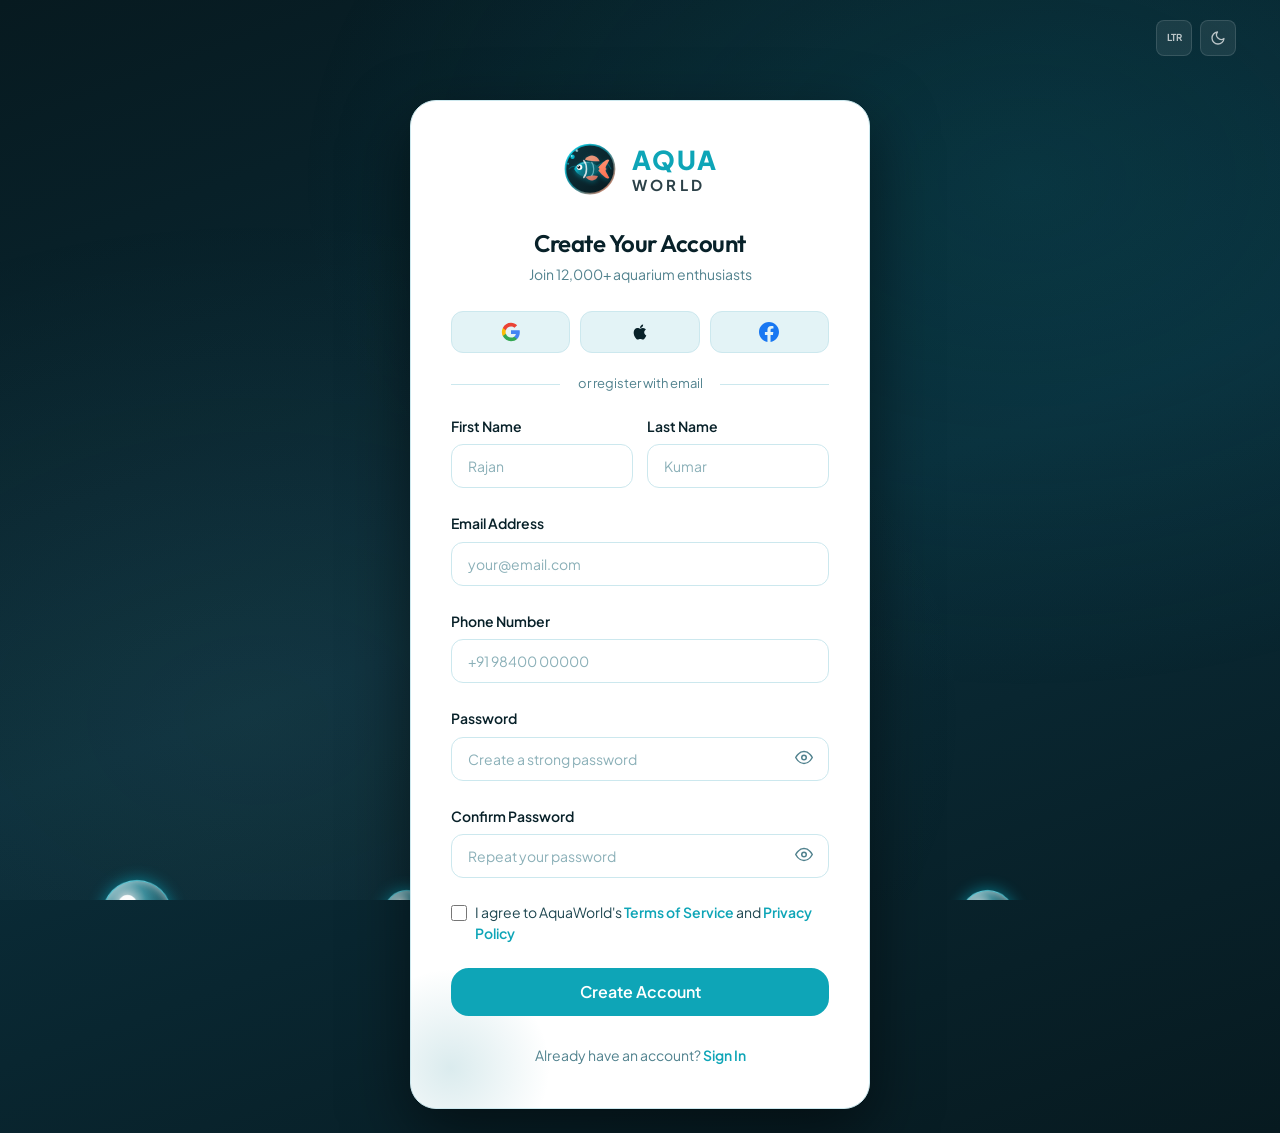
<file: signup.html>
<!DOCTYPE html>
<html lang="en" id="root-html">
<head>
    <meta charset="UTF-8">
    <meta name="viewport" content="width=device-width, initial-scale=1.0">
    <meta name="description" content="Create your AquaWorld account to access exclusive member prices, track orders, and get personalised fish care recommendations.">
    <title>Sign Up | AquaWorld Aquarium Store</title>
    <link rel="icon" type="image/svg+xml" href="favicon.svg">
    <link rel="stylesheet" href="style.css">
    <style>
        body.auth-page {
            background: linear-gradient(160deg, #071A20 0%, #0A2C38 50%, #071A20 100%);
            min-height: 100vh;
        }

        body.auth-page::before {
            content: '';
            position: fixed;
            inset: 0;
            background:
                radial-gradient(ellipse at 80% 20%, rgba(11,123,140,0.18) 0%, transparent 50%),
                radial-gradient(ellipse at 20% 80%, rgba(167,227,233,0.06) 0%, transparent 50%);
            pointer-events: none;
        }

        .auth-topbar {
            display: flex;
            justify-content: flex-end;
            padding: 1.25rem 1.5rem;
            max-width: 1240px;
            margin: 0 auto;
            width: 100%;
            gap: 0.5rem;
            position: relative;
            z-index: 1;
        }

        .auth-toggle-btn {
            width: 36px; height: 36px;
            background: rgba(255,255,255,0.08);
            border: 1px solid rgba(255,255,255,0.12);
            border-radius: var(--radius-sm);
            color: rgba(255,255,255,0.7);
            display: flex; align-items: center; justify-content: center;
            cursor: pointer; font-family: var(--font-sans);
            transition: all 0.2s;
        }

        .auth-toggle-btn:hover {
            background: rgba(255,255,255,0.14);
            border-color: var(--clr-secondary);
            color: var(--clr-secondary);
        }

        main {
            flex: 1;
            display: flex;
            align-items: center;
            justify-content: center;
            padding: 1.5rem;
            position: relative;
            z-index: 1;
        }

        .auth-card {
            background: rgba(255,255,255,0.04);
            backdrop-filter: blur(20px);
            -webkit-backdrop-filter: blur(20px);
            border: 1px solid rgba(255,255,255,0.10);
            border-radius: var(--radius-xl);
            padding: 2.5rem;
            width: 100%;
            max-width: 460px;
            box-shadow: 0 24px 64px rgba(0,0,0,0.50);
            position: relative;
            overflow: hidden;
        }

        html:not(.dark) .auth-card {
            background: var(--bg-surface);
            border-color: var(--border-color);
        }

        .auth-card::before {
            content: '';
            position: absolute;
            bottom: -60px; left: -60px;
            width: 200px; height: 200px;
            background: radial-gradient(circle, rgba(11,123,140,0.15) 0%, transparent 70%);
            border-radius: 50%;
            pointer-events: none;
        }

        .auth-logo {
            display: flex;
            align-items: center;
            justify-content: center;
            gap: 0.875rem;
            text-decoration: none;
            margin-bottom: 2rem;
            transition: transform 0.2s ease;
        }

        .auth-logo:hover {
            transform: scale(1.03);
        }

        .auth-logo .brand-top {
            color: var(--clr-primary);
            font-size: 1.625rem;
            font-weight: 900;
            letter-spacing: 0.08em;
            line-height: 1;
            display: block;
        }

        .auth-logo .brand-bottom {
            font-size: 0.9375rem;
            color: var(--text-heading);
            font-weight: 700;
            letter-spacing: 0.22em;
            line-height: 1;
            margin-top: 0.25rem;
            display: block;
            opacity: 0.85;
        }

        html.dark .auth-logo .brand-top {
            color: #00E5FF;
            text-shadow: 0 0 15px rgba(0, 229, 255, 0.35);
        }

        html.dark .auth-logo .brand-bottom {
            color: rgba(220, 243, 246, 0.85);
            opacity: 1;
        }

        .auth-heading { text-align: center; margin-bottom: 1.5rem; }
        .auth-heading h1 { font-size: 1.5rem; font-weight: 600; color: var(--text-heading); margin-bottom: 0.375rem; }
        html.dark .auth-heading h1 { color: #E8F8FA; }
        .auth-heading p { font-size: 0.875rem; color: var(--text-muted); font-weight: 400; }
        html.dark .auth-heading p { color: rgba(255,255,255,0.5); }

        .social-login-grid {
            display: grid;
            grid-template-columns: repeat(3, 1fr);
            gap: 0.625rem;
            margin-bottom: 1.25rem;
        }

        .social-btn {
            display: flex;
            align-items: center;
            justify-content: center;
            padding: 0.625rem;
            background: var(--bg-surface-2);
            border: 1px solid var(--border-color);
            border-radius: var(--radius-md);
            cursor: pointer;
            transition: all 0.2s;
            font-family: var(--font-sans);
        }

        html.dark .social-btn {
            background: rgba(255,255,255,0.06);
            border-color: rgba(255,255,255,0.10);
        }

        .social-btn:hover { border-color: var(--clr-primary); transform: translateY(-2px); }
        html.dark .social-btn:hover { border-color: var(--clr-secondary); }

        .divider {
            text-align: center;
            position: relative;
            color: var(--text-muted);
            font-size: 0.8125rem;
            margin: 1rem 0 1.25rem;
        }
        html.dark .divider { color: rgba(255,255,255,0.35); }
        .divider::before, .divider::after {
            content: '';
            position: absolute;
            top: 50%;
            height: 1px;
            background: var(--border-color);
            width: calc(50% - 80px);
        }
        html.dark .divider::before, html.dark .divider::after { background: rgba(255,255,255,0.10); }
        .divider::before { left: 0; }
        .divider::after { right: 0; }

        .form-label { color: var(--text-heading); }
        html.dark .form-label { color: rgba(255,255,255,0.80); }

        html.dark .form-input {
            background: rgba(255,255,255,0.06);
            border-color: rgba(255,255,255,0.10);
            color: #E8F8FA;
        }
        html.dark .form-input::placeholder { color: rgba(255,255,255,0.30); }
        html.dark .form-input:focus { border-color: var(--clr-secondary); }

        .link-primary { color: var(--clr-primary); font-weight: 600; }
        html.dark .link-primary { color: var(--clr-secondary); }

        html.dark .checkbox-wrapper label { color: rgba(255,255,255,0.50); }

        .password-wrapper {
            position: relative;
            width: 100%;
        }

        .password-wrapper .form-input {
            padding-right: 2.75rem;
        }

        .password-toggle {
            position: absolute;
            right: 0.75rem;
            left: auto;
            top: 50%;
            transform: translateY(-50%);
            background: none;
            border: none;
            color: var(--text-muted);
            cursor: pointer;
            padding: 0.25rem;
            display: flex;
            align-items: center;
            justify-content: center;
            z-index: 2;
        }

        html[dir="rtl"] .form-input,
        html[dir="rtl"] .form-select,
        html[dir="rtl"] .form-label {
            text-align: right;
        }

        html[dir="rtl"] input[type="tel"] {
            text-align: right;
            direction: rtl;
            unicode-bidi: plaintext;
        }

        html[dir="rtl"] .password-wrapper .form-input {
            padding-right: 1rem;
            padding-left: 2.75rem;
            text-align: right;
        }

        html[dir="rtl"] .password-toggle {
            right: auto;
            left: 0.75rem;
        }

        .form-row {
            display: grid;
            grid-template-columns: 1fr 1fr;
            gap: 0.875rem;
        }
    </style>
</head>
<body class="auth-page">

<!-- Bubble decorations -->
<div aria-hidden="true" style="position:fixed;inset:0;pointer-events:none;overflow:hidden;z-index:0;">
    <div class="bubble" style="width:70px;height:70px;left:8%;bottom:-50px;animation-duration:13s;"></div>
    <div class="bubble" style="width:45px;height:45px;left:30%;bottom:-35px;animation-duration:10s;animation-delay:3s;"></div>
    <div class="bubble" style="width:55px;height:55px;left:75%;bottom:-45px;animation-duration:11s;animation-delay:1s;"></div>
</div>

<!-- Top Bar -->
<div class="auth-topbar">
    <button onclick="toggleDir()" class="auth-toggle-btn" title="Toggle Direction" aria-label="Toggle text direction">
        <span class="dir-label" style="font-size:0.6rem;font-weight:700;">LTR</span>
    </button>
    <button onclick="toggleTheme()" class="auth-toggle-btn" title="Toggle Theme" aria-label="Toggle dark mode">
        <span class="theme-icon-wrap">
            <svg xmlns="http://www.w3.org/2000/svg" width="16" height="16" viewBox="0 0 24 24" fill="none" stroke="currentColor" stroke-width="2" stroke-linecap="round" stroke-linejoin="round"><path d="M21 12.79A9 9 0 1 1 11.21 3 7 7 0 0 0 21 12.79z"/></svg>
        </span>
    </button>
</div>

<main>
    <div class="auth-card">

        <!-- Logo -->
        <a href="index.html" class="auth-logo" aria-label="AquaWorld Home">
            <img src="logo.svg" alt="AquaWorld Logo" width="56" height="56" style="width:56px;height:56px;object-fit:contain;display:block;">
            <div class="auth-logo-text">
                <span class="brand-top">AQUA</span>
                <span class="brand-bottom">WORLD</span>
            </div>
        </a>

        <!-- Heading -->
        <div class="auth-heading">
            <h1>Create Your Account</h1>
            <p>Join 12,000+ aquarium enthusiasts</p>
        </div>


        <!-- Social Sign Up -->
        <div class="social-login-grid">
            <button class="social-btn" title="Sign up with Google" aria-label="Sign up with Google">
                <svg width="20" height="20" viewBox="0 0 24 24">
                    <path d="M22.56 12.25c0-.78-.07-1.53-.2-2.25H12v4.26h5.92a5.06 5.06 0 01-2.2 3.32v2.77h3.57c2.08-1.92 3.28-4.74 3.28-8.1z" fill="#4285F4"/>
                    <path d="M12 23c2.97 0 5.46-.98 7.28-2.66l-3.57-2.77c-.98.66-2.23 1.06-3.71 1.06-2.86 0-5.29-1.93-6.16-4.53H2.18v2.84C3.99 20.53 7.7 23 12 23z" fill="#34A853"/>
                    <path d="M5.84 14.09c-.22-.66-.35-1.36-.35-2.09s.13-1.43.35-2.09V7.07H2.18C1.43 8.55 1 10.22 1 12s.43 3.45 1.18 4.93l2.85-2.22.81-.62z" fill="#FBBC05"/>
                    <path d="M12 5.38c1.62 0 3.06.56 4.21 1.64l3.15-3.15C17.45 2.09 14.97 1 12 1 7.7 1 3.99 3.47 2.18 7.07l3.66 2.84c.87-2.6 3.3-4.53 6.16-4.53z" fill="#EA4335"/>
                </svg>
            </button>
            <button class="social-btn" title="Sign up with Apple" aria-label="Sign up with Apple">
                <svg width="20" height="20" viewBox="0 0 24 24" fill="currentColor" style="color:var(--text-heading);">
                    <path d="M17.05 20.28c-.98.95-2.05.88-3.08.4-1.09-.5-2.08-.48-3.24 0-1.44.62-2.2.44-3.06-.4C2.79 15.25 3.51 7.59 9.05 7.31c1.35.07 2.29.74 3.08.8 1.18-.24 2.31-.93 3.57-.84 1.51.12 2.65.72 3.4 1.8-3.12 1.87-2.38 5.98.48 7.13-.57 1.5-1.31 2.99-2.54 4.09zM12.03 7.25c-.15-2.23 1.66-4.07 3.74-4.25.29 2.58-2.34 4.5-3.74 4.25z"/>
                </svg>
            </button>
            <button class="social-btn" title="Sign up with Facebook" aria-label="Sign up with Facebook">
                <svg width="20" height="20" viewBox="0 0 24 24" fill="#1877F2">
                    <path d="M24 12.073c0-6.627-5.373-12-12-12s-12 5.373-12 12c0 5.99 4.388 10.954 10.125 11.854v-8.385H7.078v-3.47h3.047V9.43c0-3.007 1.792-4.669 4.533-4.669 1.312 0 2.686.235 2.686.235v2.953H15.83c-1.491 0-1.956.925-1.956 1.874v2.25h3.328l-.532 3.47h-2.796v8.385C19.612 23.027 24 18.062 24 12.073z"/>
                </svg>
            </button>
        </div>

        <div class="divider">or register with email</div>

        <!-- Form -->
        <form id="signup-form" onsubmit="handleSignup(event)">

            <div class="form-row">
                <div class="form-group">
                    <label class="form-label" for="su-fname">First Name</label>
                    <input type="text" id="su-fname" class="form-input" placeholder="Rajan" required autocomplete="given-name">
                </div>
                <div class="form-group">
                    <label class="form-label" for="su-lname">Last Name</label>
                    <input type="text" id="su-lname" class="form-input" placeholder="Kumar" required autocomplete="family-name">
                </div>
            </div>

            <div class="form-group">
                <label class="form-label" for="su-email">Email Address</label>
                <input type="email" id="su-email" class="form-input" placeholder="your@email.com" required autocomplete="email">
            </div>

            <div class="form-group">
                <label class="form-label" for="su-phone">Phone Number</label>
                <input type="tel" id="su-phone" class="form-input" placeholder="+91 98400 00000" autocomplete="tel">
            </div>

            <div class="form-group">
                <label class="form-label" for="su-password">Password</label>
                <div class="password-wrapper">
                    <input type="password" id="su-password" class="form-input" placeholder="Create a strong password" required autocomplete="new-password" minlength="8">
                    <button type="button" class="password-toggle" onclick="togglePasswordVisibility('su-password', this)" aria-label="Toggle password visibility">
                        <span class="pw-icon">
                            <svg xmlns="http://www.w3.org/2000/svg" width="18" height="18" viewBox="0 0 24 24" fill="none" stroke="currentColor" stroke-width="2" stroke-linecap="round" stroke-linejoin="round"><path d="M1 12s4-8 11-8 11 8 11 8-4 8-11 8-11-8-11-8z"/><circle cx="12" cy="12" r="3"/></svg>
                        </span>
                    </button>
                </div>
            </div>

            <div class="form-group">
                <label class="form-label" for="su-confirm">Confirm Password</label>
                <div class="password-wrapper">
                    <input type="password" id="su-confirm" class="form-input" placeholder="Repeat your password" required autocomplete="new-password">
                    <button type="button" class="password-toggle" onclick="togglePasswordVisibility('su-confirm', this)" aria-label="Toggle confirm password visibility">
                        <span class="pw-icon">
                            <svg xmlns="http://www.w3.org/2000/svg" width="18" height="18" viewBox="0 0 24 24" fill="none" stroke="currentColor" stroke-width="2" stroke-linecap="round" stroke-linejoin="round"><path d="M1 12s4-8 11-8 11 8 11 8-4 8-11 8-11-8-11-8z"/><circle cx="12" cy="12" r="3"/></svg>
                        </span>
                    </button>
                </div>
            </div>

            <div class="form-group" style="margin-bottom:1.5rem;">
                <div class="checkbox-wrapper" style="align-items:flex-start;">
                    <input type="checkbox" id="su-terms" required style="margin-top:3px;">
                    <label for="su-terms" style="line-height:1.5;">I agree to AquaWorld's <a href="#" class="link-primary">Terms of Service</a> and <a href="#" class="link-primary">Privacy Policy</a></label>
                </div>
            </div>

            <button type="submit" class="btn btn-primary btn-lg w-full" id="signup-btn">Create Account</button>
        </form>

        <p style="text-align:center;margin-top:1.75rem;font-size:0.875rem;color:var(--text-muted);">
            Already have an account? <a href="login.html" class="link-primary">Sign In</a>
        </p>

    </div>
</main>

<script src="components.js"></script>
<script>
    document.addEventListener('DOMContentLoaded', initAuthPage);

    function handleSignup(e) {
        e.preventDefault();
        const pwd = document.getElementById('su-password').value;
        const confirm = document.getElementById('su-confirm').value;
        if (pwd !== confirm) {
            alert('Passwords do not match. Please try again.');
            return;
        }
        const btn = document.getElementById('signup-btn');
        btn.textContent = 'Creating account…';
        btn.disabled = true;
        setTimeout(() => {
            alert('Account created! Welcome to AquaWorld 🐠');
            window.location.href = 'index.html';
        }, 1200);
    }
</script>
</body>
</html>
</file>
<file: style.css>
/* =====================================================
   AQUA WORLD — Aquarium Fish & Aquatic Supplies Store
   Design System & Global Styles — Calm Underwater Theme
   ===================================================== */

@import url('https://fonts.googleapis.com/css2?family=Outfit:wght@300;400;500;600;700;800;900&family=Plus+Jakarta+Sans:ital,wght@0,300;0,400;0,500;0,600;0,700;0,800;1,400&display=swap');
@import url('https://cdnjs.cloudflare.com/ajax/libs/font-awesome/6.5.1/css/all.min.css');

/* ─── CSS Custom Properties (Calm Underwater Theme) ── */
:root {
    /* Brand Colors — Calm Oceanic & Bioluminescent Accents */
    --clr-primary: #0EA5B7;
    --clr-primary-dark: #087B8A;
    --clr-primary-light: #38BDF8;
    --clr-primary-xlight: rgba(14, 165, 183, 0.12);
    --clr-secondary: #2DD4BF;
    --clr-secondary-dark: #14B8A6;
    --clr-accent: #67E8F9;
    --clr-seafoam: #A7F3D0;
    --clr-coral: #FF7B54;

    /* Status / indicator colors */
    --clr-success: #10B981;
    --clr-warning: #F59E0B;
    --clr-danger: #EF4444;
    --clr-info: #06B6D4;

    /* Light Mode Backgrounds (Serene Shallow Lagoon) */
    --bg-base: #F0F8FA;
    --bg-surface: #FFFFFF;
    --bg-surface-2: #E3F3F6;
    --bg-subtle: #F5FBFD;

    /* Light Mode Text */
    --text-heading: #082129;
    --text-body: #1E4650;
    --text-muted: #51828E;
    --text-placeholder: #8BB0B8;

    /* Borders */
    --border-color: #CCE8EE;
    --border-strong: #93CCD8;

    /* Shadows & Underwater Depth */
    --shadow-sm: 0 2px 6px rgba(6, 40, 48, 0.06);
    --shadow-md: 0 6px 20px rgba(6, 40, 48, 0.09);
    --shadow-lg: 0 12px 36px rgba(6, 40, 48, 0.14);
    --shadow-xl: 0 24px 64px rgba(6, 40, 48, 0.18);

    /* Spacing */
    --space-xs: 0.25rem;
    --space-sm: 0.5rem;
    --space-md: 1rem;
    --space-lg: 1.5rem;
    --space-xl: 2rem;
    --space-2xl: 3rem;
    --space-3xl: 4rem;
    --space-4xl: 6rem;

    /* Border Radius */
    --radius-sm: 8px;
    --radius-md: 12px;
    --radius-lg: 18px;
    --radius-xl: 26px;
    --radius-full: 9999px;

    /* Typography */
    --font-sans: 'Plus Jakarta Sans', system-ui, -apple-system, sans-serif;
    --font-display: 'Outfit', 'Plus Jakarta Sans', system-ui, sans-serif;
    --font-size-xs: 0.75rem;
    --font-size-sm: 0.875rem;
    --font-size-base: 1rem;
    --font-size-md: 1.125rem;
    --font-size-lg: 1.25rem;
    --font-size-xl: 1.5rem;
    --font-size-2xl: 2rem;
    --font-size-3xl: clamp(2rem, 4vw, 3rem);
    --font-size-4xl: clamp(2.5rem, 5vw, 3.75rem);
    --font-size-hero: clamp(2.8rem, 6vw, 5rem);

    /* Transitions */
    --transition-fast: 160ms cubic-bezier(0.4, 0, 0.2, 1);
    --transition-base: 280ms cubic-bezier(0.16, 1, 0.3, 1);
    --transition-slow: 450ms cubic-bezier(0.16, 1, 0.3, 1);
    --transition-premium: 600ms cubic-bezier(0.16, 1, 0.3, 1);

    /* Navbar */
    --navbar-height: 72px;

    /* Bioluminescent Glows */
    --glow-primary: 0 0 35px rgba(14, 165, 183, 0.28), 0 8px 24px rgba(6, 148, 162, 0.20);
    --glow-primary-lg: 0 0 55px rgba(14, 165, 183, 0.35), 0 16px 45px rgba(14, 165, 183, 0.25);
    --glow-secondary: 0 0 30px rgba(45, 212, 191, 0.30);
    --glow-accent: 0 0 40px rgba(103, 232, 249, 0.35);
}

/* ─── Dark Mode (Calm Deep Ocean Abyss) ───────────── */
html.dark {
    --bg-base: #051318;
    --bg-surface: #091E26;
    --bg-surface-2: #0E2933;
    --bg-subtle: #07171F;
    --text-heading: #E8F8FB;
    --text-body: #B2D9DF;
    --text-muted: #6094A0;
    --text-placeholder: #37606A;
    --border-color: #123742;
    --border-strong: #1B4E5B;
    --shadow-sm: 0 2px 6px rgba(0, 0, 0, 0.45);
    --shadow-md: 0 6px 20px rgba(0, 0, 0, 0.55);
    --shadow-lg: 0 12px 36px rgba(0, 0, 0, 0.65);
    --shadow-xl: 0 24px 64px rgba(0, 0, 0, 0.75);
    --clr-accent: #67E8F9;
    --clr-primary-xlight: rgba(14, 165, 183, 0.16);
}

/* ─── Reset & Base ───────────────────────────────── */
*, *::before, *::after { box-sizing: border-box; margin: 0; padding: 0; }

html {
    scroll-behavior: smooth;
    font-size: 16px;
}

body {
    font-family: var(--font-sans);
    background-color: var(--bg-base);
    color: var(--text-body);
    line-height: 1.68;
    font-weight: 400;
    min-height: 100vh;
    display: flex;
    flex-direction: column;
    transition: background-color var(--transition-base), color var(--transition-base);
    -webkit-font-smoothing: antialiased;
    -moz-osx-font-smoothing: grayscale;
    overflow-x: hidden;
}

main { flex: 1; }

img { max-width: 100%; display: block; }
a { color: var(--clr-primary); text-decoration: none; transition: color var(--transition-fast), transform var(--transition-fast); }
a:hover { color: var(--clr-secondary); }

ul { list-style: none; }

/* ─── Underwater Custom Scrollbar ────────────────── */
::-webkit-scrollbar {
    width: 9px;
    height: 9px;
}
::-webkit-scrollbar-track {
    background: #051318;
}
::-webkit-scrollbar-thumb {
    background: linear-gradient(180deg, #0EA5B7 0%, #087B8A 100%);
    border-radius: 999px;
    border: 2px solid #051318;
}
::-webkit-scrollbar-thumb:hover {
    background: #2DD4BF;
}

/* ─── Typography ─────────────────────────────────── */
h1, h2, h3, h4, h5, h6 {
    font-family: var(--font-display);
    color: var(--text-heading);
    line-height: 1.18;
    font-weight: 600;
    letter-spacing: -0.02em;
}

h1 { font-size: var(--font-size-4xl); }
h2 { font-size: var(--font-size-3xl); }
h3 { font-size: var(--font-size-xl); }
h4 { font-size: var(--font-size-lg); }
h5 { font-size: var(--font-size-md); }
h6 { font-size: var(--font-size-base); }

p { color: var(--text-body); font-weight: 400; }

/* ─── Container ──────────────────────────────────── */
.container {
    width: 100%;
    max-width: 1240px;
    margin: 0 auto;
    padding: 0 var(--space-lg);
}

/* ─── Section Base ───────────────────────────────── */
.section { padding: var(--space-4xl) 0; }
.section-sm { padding: var(--space-3xl) 0; }
.section-xs { padding: var(--space-2xl) 0; }

.section-label {
    display: inline-flex;
    align-items: center;
    gap: 0.5rem;
    font-size: var(--font-size-sm);
    font-weight: 600;
    color: var(--clr-primary);
    text-transform: uppercase;
    letter-spacing: 0.1em;
    background: var(--clr-primary-xlight);
    padding: 0.35rem 1rem;
    border-radius: var(--radius-full);
    margin-bottom: var(--space-md);
}

.section-header {
    margin-bottom: var(--space-3xl);
}

.section-header.centered {
    text-align: center;
    display: flex;
    flex-direction: column;
    align-items: center;
}

.section-title {
    font-size: var(--font-size-3xl);
    font-weight: 600;
    color: var(--text-heading);
    margin-bottom: var(--space-md);
    max-width: 640px;
}

.section-header.centered .section-title {
    margin-left: auto;
    margin-right: auto;
}

.section-desc {
    font-size: var(--font-size-md);
    color: var(--text-muted);
    max-width: 560px;
    font-weight: 400;
}

.section-header.centered .section-desc {
    margin-left: auto;
    margin-right: auto;
}

/* ─── Buttons ────────────────────────────────────── */
.btn {
    display: inline-flex;
    align-items: center;
    justify-content: center;
    gap: 0.5rem;
    font-family: var(--font-sans);
    font-size: var(--font-size-sm);
    font-weight: 600;
    padding: 0.625rem 1.25rem;
    border-radius: var(--radius-md);
    border: 2px solid transparent;
    cursor: pointer;
    text-decoration: none;
    transition: all var(--transition-base);
    white-space: nowrap;
    line-height: 1;
}

.btn:focus-visible {
    outline: 2px solid var(--clr-primary);
    outline-offset: 3px;
}

.btn-primary {
    background: var(--clr-primary);
    color: #fff;
    border-color: var(--clr-primary);
    position: relative;
    overflow: hidden;
}
.btn-primary::after {
    content: '';
    position: absolute;
    top: 50%; left: -60%;
    width: 40px; height: 100%;
    background: rgba(255,255,255,0.18);
    transform: translateY(-50%) skewX(-20deg);
    transition: left 0.5s ease;
    pointer-events: none;
}
.btn-primary:hover::after { left: 130%; }
.btn-primary:hover {
    background: var(--clr-primary-dark);
    border-color: var(--clr-primary-dark);
    color: #fff;
    transform: translateY(-2px);
    box-shadow: var(--glow-primary);
}

.btn-secondary {
    background: transparent;
    color: var(--clr-primary);
    border-color: var(--clr-primary);
}
.btn-secondary:hover {
    background: var(--clr-primary);
    color: #fff;
    transform: translateY(-1px);
}

.btn-ghost {
    background: transparent;
    color: var(--text-body);
    border-color: var(--border-color);
}
.btn-ghost:hover {
    background: var(--bg-surface-2);
    border-color: var(--border-strong);
    color: var(--text-heading);
}

.btn-white {
    background: #fff;
    color: var(--clr-primary);
    border-color: #fff;
}
.btn-white:hover {
    background: var(--clr-secondary);
    border-color: var(--clr-secondary);
    transform: translateY(-1px);
}

.btn-sm { padding: 0.4rem 0.875rem; font-size: var(--font-size-xs); border-radius: var(--radius-sm); }
.btn-lg { padding: 0.875rem 1.75rem; font-size: var(--font-size-base); border-radius: var(--radius-lg); }
.btn-xl { padding: 1rem 2rem; font-size: var(--font-size-md); border-radius: var(--radius-lg); }

.w-full { width: 100%; }

/* ─── NAVBAR ─────────────────────────────────────── */
.navbar {
    position: fixed;
    top: 0; left: 0; right: 0;
    z-index: 900;
    height: var(--navbar-height);
    background: rgba(255,255,255,0.92);
    backdrop-filter: blur(16px);
    -webkit-backdrop-filter: blur(16px);
    border-bottom: 1px solid var(--border-color);
    transition: background var(--transition-base), box-shadow var(--transition-base);
}

html.dark .navbar {
    background: rgba(7,20,25,0.92);
    border-bottom-color: var(--border-color);
}

.navbar.scrolled {
    box-shadow: var(--shadow-md);
}

.nav-inner {
    max-width: 1240px;
    margin: 0 auto;
    padding: 0 var(--space-lg);
    height: 100%;
    display: flex;
    align-items: center;
    justify-content: space-between;
    gap: var(--space-lg);
}

.nav-logo {
    display: flex;
    align-items: center;
    gap: 0.75rem;
    text-decoration: none;
    flex-shrink: 0;
}

.nav-logo-img {
    width: 48px; height: 48px;
    object-fit: contain;
    display: block;
    flex-shrink: 0;
}

.nav-logo-text {
    display: flex;
    flex-direction: column;
    line-height: 1;
}

.brand-top {
    font-size: 1.05rem;
    font-weight: 800;
    color: var(--clr-primary);
    letter-spacing: 0.05em;
}

html.dark .brand-top {
    color: #00E5FF;
    text-shadow: 0 0 14px rgba(0, 229, 255, 0.4);
}

.brand-bottom {
    font-size: 0.75rem;
    font-weight: 700;
    color: var(--text-muted);
    letter-spacing: 0.12em;
}

html.dark .brand-bottom {
    color: rgba(220, 243, 246, 0.85);
}

.nav-links {
    display: flex;
    align-items: center;
    justify-content: center;
    gap: 0.35rem;
    flex: 1;
    margin: 0 1rem;
}

.nav-link {
    font-size: var(--font-size-sm);
    font-weight: 500;
    color: var(--text-body);
    padding: 0.4rem 0.75rem;
    border-radius: var(--radius-sm);
    text-decoration: none;
    transition: all var(--transition-fast);
    white-space: nowrap;
}

.nav-link:hover, .nav-link.active {
    color: var(--clr-primary);
    background: var(--clr-primary-xlight);
}

.nav-actions {
    display: flex;
    align-items: center;
    gap: 0.5rem;
    flex-shrink: 0;
}

.nav-actions .btn,
.nav-actions .nav-icon-btn {
    height: 38px;
    min-height: 38px;
    max-height: 38px;
    box-sizing: border-box;
    display: inline-flex;
    align-items: center;
    justify-content: center;
    border-radius: var(--radius-sm);
    line-height: 1;
}

.nav-icon-btn {
    width: 38px;
    height: 38px;
    min-width: 38px;
    padding: 0;
    border-radius: var(--radius-sm);
    background: transparent;
    border: 1px solid var(--border-color);
    color: var(--text-body);
    cursor: pointer;
    transition: all var(--transition-fast);
    font-family: var(--font-sans);
    flex-shrink: 0;
    display: inline-flex;
    align-items: center;
    justify-content: center;
}

.nav-icon-btn:hover {
    background: var(--bg-surface-2);
    color: var(--clr-primary);
    border-color: var(--clr-primary);
}

.theme-icon-wrap {
    display: inline-flex;
    align-items: center;
    justify-content: center;
    line-height: 0;
}

.theme-icon-wrap svg {
    display: block;
}

.dir-label {
    display: inline-flex;
    align-items: center;
    justify-content: center;
    line-height: 1;
}

.nav-actions .btn-sm {
    padding: 0 1.15rem;
    font-size: var(--font-size-xs);
    font-weight: 600;
}

.navbar-spacer { height: var(--navbar-height); }

/* Mobile Menu Button */
.mobile-menu-btn {
    display: none;
    width: 38px;
    height: 38px;
    min-width: 38px;
    border-radius: var(--radius-sm);
    background: transparent;
    border: 1px solid var(--border-color);
    color: var(--text-body);
    cursor: pointer;
    align-items: center;
    justify-content: center;
    transition: all var(--transition-fast);
    flex-shrink: 0;
}

.mobile-menu-btn:hover {
    background: var(--bg-surface-2);
    color: var(--clr-primary);
}

/* Mobile Backdrop */
.mobile-backdrop {
    display: none;
    position: fixed;
    inset: 0;
    background: rgba(0, 0, 0, 0.6);
    backdrop-filter: blur(6px);
    -webkit-backdrop-filter: blur(6px);
    z-index: 890;
    top: var(--navbar-height);
}
.mobile-backdrop.open {
    display: block;
}

/* Mobile Dropdown Menu (under navbar) */
.mobile-menu {
    display: none;
    position: absolute;
    top: 100%;
    left: 0;
    right: 0;
    background: var(--bg-surface);
    border-bottom: 1px solid var(--border-color);
    box-shadow: var(--shadow-xl);
    z-index: 895;
    padding: 1.25rem;
}

.mobile-menu.open {
    display: block;
    animation: fadeInDown 0.25s cubic-bezier(0.16, 1, 0.3, 1);
}

.mobile-menu .mob-link {
    display: block;
    padding: 0.75rem 1rem;
    font-size: var(--font-size-sm);
    font-weight: 500;
    color: var(--text-body);
    border-radius: var(--radius-md);
    text-decoration: none;
    transition: all var(--transition-fast);
}

.mobile-menu .mob-link:hover,
.mobile-menu .mob-link.active {
    background: var(--clr-primary-xlight);
    color: var(--clr-primary);
}

.mobile-menu .mob-actions {
    margin-top: 0.75rem;
    padding-top: 0.75rem;
    border-top: 1px solid var(--border-color);
    display: flex;
    flex-direction: column;
    gap: 0.5rem;
}

.mobile-menu .mob-toggles {
    display: flex;
    align-items: center;
    justify-content: center;
    gap: 0.5rem;
    margin-top: 0.75rem;
}

/* ─── FOOTER ─────────────────────────────────────── */
.footer {
    background: #071A20;
    color: #A5CACE;
    padding: 5rem 0 2.5rem;
    border-top: 1px solid rgba(255, 255, 255, 0.06);
    position: relative;
    overflow: hidden;
}

.footer-grid {
    display: grid;
    grid-template-columns: 1.25fr 0.8fr 0.8fr 1.6fr 1.35fr;
    gap: 3rem 2rem;
    margin-bottom: 3.5rem;
    align-items: start;
}

.footer-logo {
    display: inline-flex;
    align-items: center;
    gap: 0.625rem;
    text-decoration: none;
    margin-bottom: 1.25rem;
}

.footer-brand p {
    font-size: 0.875rem;
    color: #6B8E96;
    line-height: 1.7;
    margin: 0 0 1.5rem 0;
    max-width: 280px;
}

.footer-socials {
    display: flex;
    align-items: center;
    gap: 0.75rem;
}

.footer-social-link {
    display: inline-flex;
    align-items: center;
    justify-content: center;
    width: 2.375rem;
    height: 2.375rem;
    border-radius: 50%;
    background: rgba(255, 255, 255, 0.04);
    border: 1px solid rgba(255, 255, 255, 0.09);
    color: rgba(255, 255, 255, 0.65);
    transition: var(--transition-fast);
    text-decoration: none;
}

.footer-social-link:hover {
    border-color: var(--clr-primary);
    color: #FFFFFF;
    background: rgba(0, 229, 255, 0.15);
    transform: translateY(-2px);
    box-shadow: 0 4px 14px rgba(0, 229, 255, 0.25);
}

.footer-social-link svg {
    width: 1.05rem;
    height: 1.05rem;
    stroke: currentColor;
    stroke-width: 2;
    fill: none;
}

.footer-col-title {
    font-family: var(--font-sans);
    font-weight: 600;
    font-size: 0.8125rem;
    text-transform: uppercase;
    letter-spacing: 0.08em;
    color: #FFFFFF;
    margin-bottom: 1.35rem;
}

.footer-links {
    list-style: none;
    padding: 0;
    margin: 0;
}

.footer-links li {
    margin-bottom: 0.75rem;
}

.footer-links li:last-child {
    margin-bottom: 0;
}

.footer-links a {
    color: rgba(255, 255, 255, 0.55);
    font-size: 0.875rem;
    text-decoration: none;
    transition: var(--transition-fast);
    display: inline-block;
}

.footer-links a:hover {
    color: #FFFFFF;
    transform: translateX(4px);
}

/* Location Column */
.footer-location-list {
    list-style: none;
    padding: 0;
    margin: 0 0 1rem 0;
    display: flex;
    flex-direction: column;
    gap: 0.85rem;
}

.footer-location-item {
    display: flex;
    align-items: center;
    gap: 0.75rem;
    font-size: 0.84rem;
    line-height: 1.5;
    color: rgba(255, 255, 255, 0.65);
}

.footer-location-item:first-child {
    align-items: flex-start;
}

.footer-location-item:first-child .footer-location-icon {
    margin-top: 2px;
}

.footer-location-icon {
    display: inline-flex;
    align-items: center;
    justify-content: center;
    width: 1.85rem;
    height: 1.85rem;
    border-radius: 8px;
    background: rgba(14, 165, 183, 0.12);
    border: 1px solid rgba(14, 165, 183, 0.22);
    color: var(--clr-accent);
    flex-shrink: 0;
    transition: var(--transition-fast);
}

.footer-location-item:hover .footer-location-icon {
    background: rgba(14, 165, 183, 0.25);
    border-color: var(--clr-primary);
    color: #FFFFFF;
    transform: translateY(-2px);
    box-shadow: 0 4px 12px rgba(14, 165, 183, 0.25);
}

.footer-location-icon svg {
    width: 0.95rem;
    height: 0.95rem;
    stroke: currentColor;
    stroke-width: 2;
    fill: none;
}

.footer-location-text {
    display: flex;
    flex-direction: column;
    gap: 0.15rem;
}

.footer-location-text span {
    color: rgba(255, 255, 255, 0.65);
    display: block;
}

.footer-location-text a {
    color: rgba(255, 255, 255, 0.65);
    text-decoration: none;
    transition: var(--transition-fast);
    display: inline-block;
}

.footer-location-text a:hover {
    color: #FFFFFF;
    transform: translateX(3px);
}

.footer-location-sub {
    font-size: 0.75rem !important;
    color: rgba(255, 255, 255, 0.42) !important;
}

.footer-location-link {
    display: inline-flex;
    align-items: center;
    gap: 0.45rem;
    font-size: 0.8125rem;
    font-weight: 600;
    color: var(--clr-primary);
    text-decoration: none;
    transition: var(--transition-fast);
}

.footer-location-link:hover {
    color: var(--clr-accent);
    transform: translateX(4px);
}

.footer-location-link svg {
    width: 0.875rem;
    height: 0.875rem;
    stroke: currentColor;
    stroke-width: 2;
    fill: none;
    transition: transform var(--transition-fast);
}

.footer-location-link:hover svg {
    transform: translateX(2px);
}

/* Newsletter Card */
.footer-newsletter-card {
    background: #0B222A;
    border: 1px solid rgba(255, 255, 255, 0.08);
    border-radius: 16px;
    padding: 1.5rem;
    box-shadow: 0 8px 24px rgba(0, 0, 0, 0.25);
}

.footer-newsletter-title {
    font-family: var(--font-sans);
    color: #FFFFFF;
    font-size: 0.95rem;
    font-weight: 600;
    margin-bottom: 0.35rem;
}

.footer-newsletter-desc {
    color: rgba(255, 255, 255, 0.55);
    font-size: 0.8125rem;
    line-height: 1.55;
    margin-bottom: 1.15rem;
}

.footer-newsletter-form {
    display: flex;
    flex-direction: column;
    gap: 0.75rem;
}

.footer-newsletter-input {
    width: 100%;
    padding: 0.75rem 1rem;
    background: #0F2D38;
    border: 1px solid rgba(255, 255, 255, 0.1);
    border-radius: 10px;
    color: #FFFFFF;
    font-family: var(--font-sans);
    font-size: 0.85rem;
    outline: none;
    transition: var(--transition-fast);
}

.footer-newsletter-input:focus {
    border-color: var(--clr-primary);
    background: #143A47;
    box-shadow: 0 0 0 3px rgba(0, 229, 255, 0.2);
}

.footer-newsletter-input::placeholder {
    color: rgba(255, 255, 255, 0.35);
}

.footer-newsletter-btn {
    width: 100%;
    padding: 0.75rem 1rem;
    background: var(--clr-primary);
    color: #FFFFFF;
    border: none;
    border-radius: 10px;
    font-family: var(--font-sans);
    font-weight: 600;
    font-size: 0.875rem;
    cursor: pointer;
    transition: var(--transition-fast);
    display: flex;
    align-items: center;
    justify-content: center;
}

.footer-newsletter-btn:hover {
    background: var(--clr-primary-dark);
    transform: translateY(-1px);
    box-shadow: 0 4px 14px rgba(0, 229, 255, 0.35);
}

/* Footer Bottom Bar */
.footer-bottom {
    border-top: 1px solid rgba(255, 255, 255, 0.07);
    padding-top: 1.75rem;
    padding-bottom: 1.75rem;
    display: flex;
    align-items: center;
    justify-content: space-between;
    flex-wrap: wrap;
    gap: 1rem;
}

.footer-copyright {
    color: rgba(255, 255, 255, 0.4);
    font-size: 0.8125rem;
    margin: 0;
}

.footer-bottom-links {
    display: flex;
    align-items: center;
    gap: 1.5rem;
}

.footer-bottom-links a {
    color: rgba(255, 255, 255, 0.4);
    font-size: 0.8125rem;
    text-decoration: none;
    transition: var(--transition-fast);
}

.footer-bottom-links a:hover {
    color: #FFFFFF;
}

/* ─── CARDS ──────────────────────────────────────── */
.card {
    background: var(--bg-surface);
    border: 1px solid var(--border-color);
    border-radius: var(--radius-lg);
    overflow: hidden;
    transition: transform var(--transition-premium), box-shadow var(--transition-premium), border-color var(--transition-base);
    position: relative;
}

.card::before {
    content: '';
    position: absolute;
    top: 0; left: 0; right: 0;
    height: 2px;
    background: linear-gradient(90deg, transparent, var(--clr-primary), var(--clr-secondary), transparent);
    opacity: 0;
    transition: opacity var(--transition-base);
    z-index: 1;
    pointer-events: none;
}

.card:hover::before { opacity: 1; }

.card:hover {
    transform: translateY(-6px);
    box-shadow: var(--glow-primary);
    border-color: rgba(11,123,140,0.3);
}

.card-img {
    width: 100%;
    aspect-ratio: 4/3;
    object-fit: cover;
}

.card-body { padding: var(--space-lg); }

.card-title {
    font-size: var(--font-size-md);
    font-weight: 600;
    color: var(--text-heading);
    margin-bottom: 0.375rem;
}

.card-text {
    font-size: var(--font-size-sm);
    color: var(--text-muted);
    line-height: 1.6;
}

/* ─── BADGE (Calm Aquatic Theme System) ──────────── */
.badge {
    display: inline-flex;
    align-items: center;
    gap: 0.35rem;
    font-size: 0.6875rem;
    font-weight: 700;
    padding: 0.3rem 0.75rem;
    border-radius: var(--radius-full);
    text-transform: uppercase;
    letter-spacing: 0.08em;
    backdrop-filter: blur(12px);
    -webkit-backdrop-filter: blur(12px);
    transition: all var(--transition-fast);
    box-shadow: 0 4px 14px rgba(0, 0, 0, 0.45);
    background: rgba(5, 19, 24, 0.88);
}

.badge-primary, .badge-theme {
    background: rgba(5, 19, 24, 0.90);
    color: #00E5FF;
    border: 1px solid rgba(0, 229, 255, 0.55);
    box-shadow: 0 0 16px rgba(0, 229, 255, 0.25), 0 4px 12px rgba(0, 0, 0, 0.4);
}

.badge-success {
    background: rgba(5, 19, 24, 0.90);
    color: #2DD4BF;
    border: 1px solid rgba(45, 212, 191, 0.55);
    box-shadow: 0 0 16px rgba(45, 212, 191, 0.25), 0 4px 12px rgba(0, 0, 0, 0.4);
}

.badge-warning {
    background: rgba(5, 19, 24, 0.90);
    color: #FFB085;
    border: 1px solid rgba(255, 123, 84, 0.55);
    box-shadow: 0 0 16px rgba(255, 123, 84, 0.25), 0 4px 12px rgba(0, 0, 0, 0.4);
}

.badge-danger {
    background: rgba(5, 19, 24, 0.90);
    color: #00E5FF;
    border: 1px solid rgba(0, 229, 255, 0.55);
    box-shadow: 0 0 16px rgba(0, 229, 255, 0.25), 0 4px 12px rgba(0, 0, 0, 0.4);
}

.badge-info {
    background: rgba(5, 19, 24, 0.90);
    color: #67E8F9;
    border: 1px solid rgba(103, 232, 249, 0.55);
    box-shadow: 0 0 16px rgba(103, 232, 249, 0.25), 0 4px 12px rgba(0, 0, 0, 0.4);
}

/* Bubbles Animation with realistic 3D aquatic shine & drift */
.bubble-wrap {
    position: absolute;
    inset: 0;
    pointer-events: none;
    overflow: hidden;
    z-index: 1;
}

.bubble {
    position: absolute;
    border-radius: 50%;
    background: radial-gradient(circle at 35% 30%, rgba(255, 255, 255, 0.85) 0%, rgba(103, 232, 249, 0.5) 30%, rgba(14, 165, 183, 0.18) 65%, rgba(255, 255, 255, 0.3) 100%);
    border: 1px solid rgba(103, 232, 249, 0.7);
    box-shadow: inset 0 0 10px rgba(255, 255, 255, 0.7), 0 0 16px rgba(0, 229, 255, 0.45);
    animation: floatUpSway linear infinite;
    pointer-events: none;
    will-change: transform, opacity;
}

.bubble::after {
    content: '';
    position: absolute;
    top: 20%;
    left: 22%;
    width: 28%;
    height: 28%;
    border-radius: 50%;
    background: rgba(255, 255, 255, 0.95);
    filter: blur(0.5px);
}

@keyframes floatUpSway {
    0% {
        transform: translateY(0) translateX(0) scale(0.65);
        opacity: 0;
    }
    8% {
        opacity: 0.85;
    }
    35% {
        transform: translateY(-35vh) translateX(18px) scale(0.9);
        opacity: 0.95;
    }
    65% {
        transform: translateY(-70vh) translateX(-16px) scale(1.05);
        opacity: 0.8;
    }
    90% {
        transform: translateY(-105vh) translateX(12px) scale(1.15);
        opacity: 0.5;
    }
    100% {
        transform: translateY(-120vh) translateX(0) scale(1.2);
        opacity: 0;
    }
}

/* ─── STATS STRIP (Calm Oceanic Shimmer) ─────────── */
.stats-strip {
    background: linear-gradient(135deg, #061c24 0%, #0b313d 50%, #061c24 100%);
    background-size: 200% 200%;
    animation: gradient-shift 10s ease infinite;
    padding: var(--space-2xl) 0;
    position: relative;
    overflow: hidden;
    border-top: 1px solid rgba(45, 212, 191, 0.18);
    border-bottom: 1px solid rgba(45, 212, 191, 0.18);
}

.stats-strip::before {
    content: '';
    position: absolute;
    inset: 0;
    background: radial-gradient(ellipse at 25% 50%, rgba(45, 212, 191, 0.12) 0%, transparent 60%),
                radial-gradient(ellipse at 75% 50%, rgba(14, 165, 183, 0.14) 0%, transparent 60%);
    pointer-events: none;
}

.stats-grid {
    display: grid;
    grid-template-columns: repeat(4, 1fr);
    gap: var(--space-xl);
    text-align: center;
    position: relative;
}

.stat-item {
    position: relative;
    padding: 0.5rem 0;
}

.stat-item:not(:last-child)::after {
    content: '';
    position: absolute;
    right: 0; top: 15%; bottom: 15%;
    width: 1px;
    background: rgba(45, 212, 191, 0.2);
}

.stat-number {
    font-family: var(--font-display);
    font-size: var(--font-size-3xl);
    font-weight: 800;
    background: linear-gradient(135deg, #FFFFFF 20%, #67E8F9 80%);
    -webkit-background-clip: text;
    -webkit-text-fill-color: transparent;
    display: block;
    line-height: 1;
    margin-bottom: 0.375rem;
    letter-spacing: -0.02em;
    text-shadow: 0 0 25px rgba(103, 232, 249, 0.3);
}

/* Counter animation class applied by JS */
.stat-number.counting {
    animation: stat-flash 0.6s cubic-bezier(0.16,1,0.3,1) both;
}

.stat-label {
    font-size: var(--font-size-sm);
    color: rgba(220, 243, 246, 0.82);
    font-weight: 500;
}

/* ─── IMAGE PLACEHOLDER ──────────────────────────── */
.img-placeholder {
    width: 100%;
    background: linear-gradient(135deg, var(--bg-surface-2) 0%, var(--clr-accent) 100%);
    display: flex;
    align-items: center;
    justify-content: center;
    position: relative;
    overflow: hidden;
    border-radius: inherit;
}

.img-placeholder::after {
    content: '';
    position: absolute;
    inset: 0;
    background: linear-gradient(135deg, transparent 40%, rgba(14, 165, 183, 0.08) 100%);
}

.img-placeholder svg {
    opacity: 0.25;
    color: var(--clr-primary);
}

.img-placeholder img {
    width: 100%;
    height: 100%;
    object-fit: cover;
}

/* ─── PRODUCT CARD (Underwater Liquid Glass) ─────── */
.product-card {
    background: var(--bg-surface);
    border: 1px solid var(--border-color);
    border-radius: var(--radius-xl);
    overflow: hidden;
    transition: transform var(--transition-premium), box-shadow var(--transition-premium), border-color var(--transition-base);
    display: flex;
    flex-direction: column;
    position: relative;
    backdrop-filter: blur(12px);
}

/* Top-edge accent line on hover */
.product-card::before {
    content: '';
    position: absolute;
    top: 0; left: 0; right: 0;
    height: 3px;
    background: linear-gradient(90deg, transparent, var(--clr-primary), var(--clr-secondary), transparent);
    opacity: 0;
    transition: opacity var(--transition-base);
    z-index: 2;
    pointer-events: none;
}

.product-card:hover::before { opacity: 1; }

.product-card:hover {
    transform: translateY(-8px);
    box-shadow: 0 20px 45px rgba(5, 19, 24, 0.4), 0 0 30px rgba(14, 165, 183, 0.25);
    border-color: rgba(45, 212, 191, 0.45);
}

.product-card-img-wrap {
    position: relative;
    aspect-ratio: 3/2;
    overflow: hidden;
    background: var(--bg-surface-2);
}

.product-card-img-wrap img {
    width: 100%;
    height: 100%;
    object-fit: cover;
    transition: transform 0.6s cubic-bezier(0.16,1,0.3,1), filter 0.4s ease;
}

.product-card:hover .product-card-img-wrap img {
    transform: scale(1.08);
    filter: brightness(1.05) saturate(1.1);
}

.product-card-badge {
    position: absolute;
    top: 0.75rem;
    left: 0.75rem;
}

.product-card-body {
    padding: var(--space-lg);
    display: flex;
    flex-direction: column;
    flex: 1;
}

.product-card-category {
    font-size: var(--font-size-xs);
    font-weight: 600;
    color: var(--clr-primary);
    text-transform: uppercase;
    letter-spacing: 0.08em;
    margin-bottom: 0.375rem;
}

.product-card-name {
    font-size: var(--font-size-base);
    font-weight: 600;
    color: var(--text-heading);
    margin-bottom: 0.375rem;
    line-height: 1.3;
}

.product-card-meta {
    font-size: var(--font-size-sm);
    color: var(--text-muted);
    margin-bottom: var(--space-md);
    flex: 1;
}

.product-card-footer {
    display: flex;
    align-items: center;
    justify-content: space-between;
    gap: var(--space-sm);
    margin-top: auto;
}

.product-price {
    font-size: var(--font-size-lg);
    font-weight: 700;
    color: var(--clr-primary);
}

/* ─── TABS ───────────────────────────────────────── */
.tabs-wrap {
    display: flex;
    gap: 0.25rem;
    background: var(--bg-surface-2);
    border-radius: var(--radius-lg);
    padding: 0.25rem;
    flex-wrap: wrap;
}

.tab-btn {
    flex: 1;
    min-width: max-content;
    font-size: var(--font-size-sm);
    font-weight: 600;
    color: var(--text-muted);
    background: transparent;
    border: none;
    border-radius: var(--radius-md);
    padding: 0.6rem 1.25rem;
    cursor: pointer;
    transition: all var(--transition-fast);
    font-family: var(--font-sans);
    text-align: center;
}

.tab-btn:hover { color: var(--clr-primary); background: var(--bg-surface); }

.tab-btn.active {
    background: var(--bg-surface);
    color: var(--clr-primary);
    box-shadow: var(--shadow-sm);
}

.tab-content { display: none; }
.tab-content.active { display: block; }

/* ─── SECTION BG VARIANTS ────────────────────────── */
.bg-surface { background: var(--bg-surface); }
.bg-surface-2 { background: var(--bg-surface-2); }
.bg-accent { background: var(--clr-accent); }
.bg-dark { background: #071A20; }
.bg-primary { background: var(--clr-primary); }

/* ─── WAVE DIVIDER ───────────────────────────────── */
.wave-divider {
    line-height: 0;
    overflow: hidden;
}
.wave-divider svg { display: block; }

/* ─── ALTERNATING ROWS ───────────────────────────── */
.alt-row {
    display: grid;
    grid-template-columns: 1fr 1fr;
    gap: var(--space-4xl);
    align-items: center;
    margin-bottom: var(--space-4xl);
}

.alt-row:last-child { margin-bottom: 0; }

.alt-row.reverse { direction: rtl; }
.alt-row.reverse > * { direction: ltr; }

.alt-row-img {
    border-radius: var(--radius-xl);
    overflow: hidden;
    box-shadow: var(--shadow-lg);
    aspect-ratio: 4/3;
}

.alt-row-img img {
    width: 100%;
    height: 100%;
    object-fit: cover;
    border-radius: var(--radius-xl);
}

/* ─── TESTIMONIALS ───────────────────────────────── */
.testimonial-card {
    background: var(--bg-surface);
    border: 1px solid var(--border-color);
    border-radius: var(--radius-xl);
    padding: var(--space-xl);
    transition: transform var(--transition-premium), box-shadow var(--transition-premium), border-color var(--transition-base);
    position: relative;
    overflow: hidden;
}

.testimonial-card::after {
    content: '"';
    position: absolute;
    top: 0.75rem; right: 1.25rem;
    font-size: 5rem;
    line-height: 1;
    color: var(--clr-primary);
    opacity: 0.06;
    font-family: Georgia, serif;
    pointer-events: none;
}

.testimonial-card:hover {
    transform: translateY(-6px);
    box-shadow: 0 16px 40px rgba(11,123,140,0.14);
    border-color: rgba(11,123,140,0.25);
}

.testimonial-stars {
    display: flex;
    gap: 2px;
    margin-bottom: var(--space-md);
}

.star-fill {
    color: #F59E0B;
}

.testimonial-text {
    font-size: var(--font-size-md);
    color: var(--text-body);
    line-height: 1.7;
    margin-bottom: var(--space-lg);
    font-style: italic;
    font-weight: 400;
}

.testimonial-author {
    display: flex;
    align-items: center;
    gap: var(--space-sm);
}

.testimonial-avatar {
    width: 44px; height: 44px;
    border-radius: 50%;
    background: var(--clr-primary-xlight);
    display: flex;
    align-items: center;
    justify-content: center;
    font-size: var(--font-size-md);
    font-weight: 700;
    color: var(--clr-primary);
    flex-shrink: 0;
    overflow: hidden;
}

.testimonial-avatar img {
    width: 100%;
    height: 100%;
    object-fit: cover;
    border-radius: 50%;
}

.testimonial-name {
    font-size: var(--font-size-sm);
    font-weight: 600;
    color: var(--text-heading);
}

.testimonial-role {
    font-size: var(--font-size-xs);
    color: var(--text-muted);
}

/* ─── GRID UTILITIES ─────────────────────────────── */
.grid-2 { display: grid; grid-template-columns: repeat(2,1fr); gap: var(--space-xl); }
.grid-3 { display: grid; grid-template-columns: repeat(3,1fr); gap: var(--space-xl); }
.grid-4 { display: grid; grid-template-columns: repeat(4,1fr); gap: var(--space-xl); }
.grid-auto { display: grid; grid-template-columns: repeat(auto-fill, minmax(280px,1fr)); gap: var(--space-xl); }

/* ─── FORMS ──────────────────────────────────────── */
.form-group { margin-bottom: var(--space-lg); }

.form-label {
    display: block;
    font-size: var(--font-size-sm);
    font-weight: 600;
    color: var(--text-heading);
    margin-bottom: 0.375rem;
}

.form-input,
.form-select,
.form-textarea {
    width: 100%;
    background: var(--bg-surface);
    border: 1.5px solid var(--border-color);
    border-radius: var(--radius-md);
    padding: 0.75rem 1rem;
    font-size: var(--font-size-sm);
    color: var(--text-heading);
    font-family: var(--font-sans);
    font-weight: 400;
    transition: border-color var(--transition-fast), box-shadow var(--transition-fast);
    outline: none;
}

.form-input::placeholder,
.form-textarea::placeholder { color: var(--text-placeholder); }

.form-input:focus,
.form-select:focus,
.form-textarea:focus {
    border-color: var(--clr-primary);
    box-shadow: 0 0 0 3px rgba(11,123,140,0.12);
}

.form-textarea { resize: vertical; min-height: 120px; line-height: 1.6; }
.form-select { appearance: none; cursor: pointer; }

.password-wrapper {
    position: relative;
    width: 100%;
}

.password-wrapper .form-input {
    padding-right: 2.75rem;
}

.password-toggle {
    position: absolute;
    right: 0.75rem;
    left: auto;
    top: 50%;
    transform: translateY(-50%);
    background: none;
    border: none;
    color: var(--text-muted);
    cursor: pointer;
    padding: 0.25rem;
    display: flex;
    align-items: center;
    justify-content: center;
    z-index: 2;
}

.password-toggle:hover { color: var(--clr-primary); }

/* RTL Form Adjustments */
[dir="rtl"] .form-input,
[dir="rtl"] .form-select,
[dir="rtl"] .form-textarea,
[dir="rtl"] .form-label {
    text-align: right;
}

[dir="rtl"] input[type="tel"] {
    text-align: right;
    direction: rtl;
    unicode-bidi: plaintext;
}

[dir="rtl"] .password-wrapper .form-input {
    padding-right: 1rem;
    padding-left: 2.75rem;
    text-align: right;
}

[dir="rtl"] .password-toggle {
    right: auto;
    left: 0.75rem;
}

.checkbox-wrapper {
    display: flex;
    align-items: center;
    gap: 0.5rem;
}

.checkbox-wrapper input[type="checkbox"] {
    width: 16px; height: 16px;
    accent-color: var(--clr-primary);
    cursor: pointer;
    flex-shrink: 0;
}

.checkbox-wrapper label {
    font-size: var(--font-size-sm);
    color: var(--text-body);
    cursor: pointer;
}

/* ─── AUTH PAGES ─────────────────────────────────── */
body.auth-page {
    min-height: 100vh;
    display: flex;
    flex-direction: column;
    background: var(--bg-base);
}

.auth-topbar {
    display: flex;
    align-items: center;
    justify-content: flex-end;
    padding: 1rem 1.5rem;
    gap: 0.5rem;
}

.auth-toggle-btn {
    display: flex;
    align-items: center;
    justify-content: center;
    width: 36px; height: 36px;
    background: var(--bg-surface);
    border: 1px solid var(--border-color);
    border-radius: var(--radius-sm);
    color: var(--text-body);
    cursor: pointer;
    transition: all var(--transition-fast);
    font-family: var(--font-sans);
}
.auth-toggle-btn:hover { border-color: var(--clr-primary); color: var(--clr-primary); }

.auth-card {
    background: var(--bg-surface);
    border: 1px solid var(--border-color);
    border-radius: var(--radius-xl);
    padding: 2.5rem;
    width: 100%;
    max-width: 440px;
    position: relative;
    overflow: hidden;
    box-shadow: var(--shadow-xl);
}

.auth-logo {
    display: flex;
    align-items: center;
    justify-content: center;
    gap: 0.625rem;
    text-decoration: none;
    margin-bottom: 1.75rem;
}

.auth-logo-text {
    display: flex;
    flex-direction: column;
    line-height: 1;
}

.social-login-grid {
    display: grid;
    grid-template-columns: repeat(3, 1fr);
    gap: 0.625rem;
    margin-bottom: 1.5rem;
}

.social-btn {
    display: flex;
    align-items: center;
    justify-content: center;
    gap: 0.5rem;
    padding: 0.625rem;
    background: var(--bg-surface-2);
    border: 1px solid var(--border-color);
    border-radius: var(--radius-md);
    font-size: var(--font-size-sm);
    font-weight: 500;
    color: var(--text-body);
    cursor: pointer;
    transition: all var(--transition-fast);
    font-family: var(--font-sans);
}
.social-btn:hover { border-color: var(--clr-primary); background: var(--clr-primary-xlight); }

.divider {
    text-align: center;
    position: relative;
    color: var(--text-muted);
    font-size: var(--font-size-sm);
    margin: 1.25rem 0;
}

.divider::before, .divider::after {
    content: '';
    position: absolute;
    top: 50%;
    width: calc(50% - 80px);
    height: 1px;
    background: var(--border-color);
}
.divider::before { left: 0; }
.divider::after { right: 0; }

.link-primary { color: var(--clr-primary); font-weight: 600; }
.link-primary:hover { color: var(--clr-primary-dark); text-decoration: underline; }

/* ─── FULLSCREEN PAGES (404 / coming-soon) ───────── */
body.fullscreen-page {
    min-height: 100vh;
    display: flex;
    flex-direction: column;
    background: var(--bg-base);
}

.fullscreen-content {
    flex: 1;
    display: flex;
    align-items: center;
    justify-content: center;
    text-align: center;
    padding: 2rem;
}

.error-code {
    font-size: clamp(5rem, 15vw, 10rem);
    font-weight: 900;
    color: var(--clr-primary);
    line-height: 1;
    opacity: 0.15;
    font-family: var(--font-sans);
}

/* ─── BLOG CARD ──────────────────────────────────── */
.blog-card {
    background: var(--bg-surface);
    border: 1px solid var(--border-color);
    border-radius: var(--radius-xl);
    overflow: hidden;
    transition: transform var(--transition-base), box-shadow var(--transition-base);
    display: flex;
    flex-direction: column;
}

.blog-card:hover {
    transform: translateY(-6px);
    box-shadow: var(--shadow-lg);
}

.blog-card-img {
    width: 100%;
    aspect-ratio: 16/9;
    object-fit: cover;
    background: var(--bg-surface-2);
    transition: transform var(--transition-slow);
}

.blog-card:hover .blog-card-img { transform: scale(1.04); }
.blog-card-img-wrap { overflow: hidden; }

.blog-card-body {
    padding: var(--space-lg);
    display: flex;
    flex-direction: column;
    flex: 1;
}

.blog-card-tags {
    display: flex;
    gap: 0.375rem;
    margin-bottom: var(--space-sm);
    flex-wrap: wrap;
}

.blog-card-title {
    font-size: var(--font-size-md);
    font-weight: 600;
    color: var(--text-heading);
    margin-bottom: 0.5rem;
    line-height: 1.35;
}

.blog-card-excerpt {
    font-size: var(--font-size-sm);
    color: var(--text-muted);
    line-height: 1.65;
    margin-bottom: var(--space-lg);
    flex: 1;
    font-weight: 400;
}

.blog-card-meta {
    display: flex;
    align-items: center;
    justify-content: space-between;
    font-size: var(--font-size-xs);
    color: var(--text-muted);
    border-top: 1px solid var(--border-color);
    padding-top: var(--space-md);
    margin-top: auto;
}

/* ─── FAQ ────────────────────────────────────────── */
.faq-list { display: flex; flex-direction: column; gap: 0.75rem; }

.faq-item {
    background: var(--bg-surface);
    border: 1px solid var(--border-color);
    border-radius: var(--radius-lg);
    overflow: hidden;
    transition: border-color var(--transition-fast);
}

.faq-item.active { border-color: var(--clr-primary); }

.faq-question {
    width: 100%;
    display: flex;
    align-items: center;
    justify-content: space-between;
    gap: var(--space-md);
    padding: var(--space-lg);
    font-size: var(--font-size-base);
    font-weight: 600;
    color: var(--text-heading);
    background: none;
    border: none;
    cursor: pointer;
    text-align: left;
    font-family: var(--font-sans);
    transition: color var(--transition-fast);
}

.faq-item.active .faq-question { color: var(--clr-primary); }

.faq-icon {
    flex-shrink: 0;
    width: 24px; height: 24px;
    border-radius: 50%;
    background: var(--bg-surface-2);
    display: flex;
    align-items: center;
    justify-content: center;
    transition: transform var(--transition-base), background var(--transition-fast);
}

.faq-item.active .faq-icon {
    transform: rotate(45deg);
    background: var(--clr-primary);
    color: #fff;
}

.faq-answer {
    max-height: 0;
    overflow: hidden;
    transition: max-height var(--transition-slow);
}

.faq-item.active .faq-answer { max-height: 500px; }

.faq-answer-inner {
    padding: 0 var(--space-lg) var(--space-lg);
    font-size: var(--font-size-sm);
    color: var(--text-muted);
    line-height: 1.7;
    font-weight: 400;
}

/* ─── CTA BAND (Luxury Aquatic Glass Island) ─────── */
.cta-band {
    position: relative;
    padding: var(--space-4xl) 0;
    overflow: hidden;
    background: var(--bg-body);
}

.cta-band-container {
    position: relative;
    background: linear-gradient(145deg, #061B22 0%, #0B3340 50%, #05181F 100%);
    border: 1px solid rgba(45, 212, 191, 0.3);
    border-radius: 2rem;
    padding: 4.5rem 2.5rem;
    text-align: center;
    overflow: hidden;
    box-shadow: 0 25px 50px -12px rgba(0, 0, 0, 0.5), 0 0 35px rgba(14, 165, 183, 0.15);
}

.cta-pill-badge {
    display: inline-flex;
    align-items: center;
    gap: 0.5rem;
    background: rgba(5, 19, 24, 0.85);
    border: 1px solid rgba(0, 229, 255, 0.55);
    color: #00E5FF;
    font-size: 0.75rem;
    font-weight: 700;
    letter-spacing: 0.08em;
    text-transform: uppercase;
    padding: 0.45rem 1.25rem;
    border-radius: var(--radius-full);
    margin-bottom: 1.5rem;
    backdrop-filter: blur(12px);
    -webkit-backdrop-filter: blur(12px);
    box-shadow: 0 4px 15px rgba(0, 0, 0, 0.35), 0 0 15px rgba(0, 229, 255, 0.2);
}

.cta-band-title {
    font-family: var(--font-display);
    font-size: clamp(2.1rem, 4vw, 3.2rem);
    font-weight: 600;
    color: #FFFFFF;
    line-height: 1.18;
    margin-bottom: 1.25rem;
    letter-spacing: -0.02em;
    position: relative;
    z-index: 2;
    text-shadow: 0 2px 10px rgba(0, 0, 0, 0.3);
}

.cta-band-desc {
    font-size: 1.0625rem;
    color: #D1EEF2;
    max-width: 640px;
    margin: 0 auto 2.25rem;
    line-height: 1.7;
    font-weight: 400;
    position: relative;
    z-index: 2;
}

.cta-perks {
    display: flex;
    justify-content: center;
    gap: 1rem;
    flex-wrap: wrap;
    margin-bottom: 2.5rem;
    position: relative;
    z-index: 2;
}

.cta-perk-item {
    display: inline-flex;
    align-items: center;
    gap: 0.5rem;
    font-size: 0.875rem;
    font-weight: 600;
    color: #E6FAFC;
    background: rgba(5, 19, 24, 0.85);
    border: 1px solid rgba(45, 212, 191, 0.35);
    padding: 0.45rem 1.15rem;
    border-radius: var(--radius-full);
    backdrop-filter: blur(10px);
    -webkit-backdrop-filter: blur(10px);
    box-shadow: 0 4px 12px rgba(0, 0, 0, 0.25);
}

.cta-perk-item i {
    color: #2DD4BF;
}

.cta-band-actions {
    display: flex;
    gap: 1rem;
    justify-content: center;
    flex-wrap: wrap;
    position: relative;
    z-index: 2;
}

.cta-band .btn-primary {
    background: linear-gradient(135deg, #0EA5B7 0%, #087B8A 100%);
    box-shadow: 0 0 25px rgba(14, 165, 183, 0.5);
    border: 1px solid rgba(103, 232, 249, 0.5);
    font-weight: 700;
    color: #FFFFFF;
    display: inline-flex;
    align-items: center;
    gap: 0.6rem;
}

.cta-band .btn-primary:hover {
    transform: translateY(-3px);
    box-shadow: 0 0 35px rgba(14, 165, 183, 0.7);
    border-color: #67E8F9;
}

.cta-band .btn-secondary {
    background: rgba(255, 255, 255, 0.08);
    border: 1px solid rgba(255, 255, 255, 0.3);
    color: #FFFFFF;
    backdrop-filter: blur(10px);
    -webkit-backdrop-filter: blur(10px);
    display: inline-flex;
    align-items: center;
    gap: 0.6rem;
}

.cta-band .btn-secondary:hover {
    background: rgba(255, 255, 255, 0.16);
    border-color: #67E8F9;
    color: #67E8F9;
    transform: translateY(-3px);
}

/* ─── ICON FEATURE ───────────────────────────────── */
.feature-card {
    background: var(--bg-surface);
    border: 1px solid var(--border-color);
    border-radius: var(--radius-xl);
    padding: var(--space-xl);
    text-align: center;
    transition: transform var(--transition-premium), box-shadow var(--transition-premium), border-color var(--transition-base);
    position: relative;
    overflow: hidden;
}

.feature-card::before {
    content: '';
    position: absolute;
    top: 0; left: 0; right: 0;
    height: 3px;
    background: linear-gradient(90deg, transparent, var(--clr-primary), var(--clr-secondary), transparent);
    opacity: 0;
    transition: opacity var(--transition-base);
    pointer-events: none;
}

.feature-card:hover::before { opacity: 1; }

.feature-card:hover {
    transform: translateY(-6px);
    box-shadow: 0 16px 40px rgba(11,123,140,0.14);
    border-color: rgba(11,123,140,0.30);
}

.feature-icon-wrap {
    width: 64px; height: 64px;
    border-radius: var(--radius-lg);
    background: var(--clr-primary-xlight);
    display: flex;
    align-items: center;
    justify-content: center;
    margin: 0 auto var(--space-lg);
    color: var(--clr-primary);
    transition: background var(--transition-base), transform var(--transition-base), box-shadow var(--transition-base);
}

.feature-card:hover .feature-icon-wrap {
    background: var(--clr-primary);
    color: #fff;
    transform: scale(1.1) rotate(-5deg);
    box-shadow: 0 8px 20px rgba(11,123,140,0.30);
}

.feature-card-title {
    font-size: var(--font-size-base);
    font-weight: 600;
    color: var(--text-heading);
    margin-bottom: 0.5rem;
}

.feature-card-text {
    font-size: var(--font-size-sm);
    color: var(--text-muted);
    line-height: 1.6;
    font-weight: 400;
}

/* ─── CONTACT ────────────────────────────────────── */
.contact-info-item {
    display: flex;
    gap: var(--space-lg);
    align-items: flex-start;
    padding: var(--space-lg);
    background: var(--bg-surface);
    border: 1px solid var(--border-color);
    border-radius: var(--radius-lg);
    margin-bottom: var(--space-md);
    transition: border-color var(--transition-fast);
}

.contact-info-item:hover { border-color: var(--clr-primary); }

.contact-info-icon {
    width: 48px; height: 48px;
    border-radius: var(--radius-md);
    background: var(--clr-primary-xlight);
    display: flex;
    align-items: center;
    justify-content: center;
    color: var(--clr-primary);
    flex-shrink: 0;
}

.contact-info-label {
    font-size: var(--font-size-xs);
    font-weight: 600;
    color: var(--text-muted);
    text-transform: uppercase;
    letter-spacing: 0.08em;
    margin-bottom: 0.25rem;
}

.contact-info-value {
    font-size: var(--font-size-sm);
    font-weight: 500;
    color: var(--text-heading);
    line-height: 1.5;
}

/* ─── FILTER BAR ─────────────────────────────────── */
.filter-bar {
    display: flex;
    gap: 0.5rem;
    flex-wrap: wrap;
    align-items: center;
    margin-bottom: var(--space-2xl);
}

.filter-btn {
    font-size: var(--font-size-sm);
    font-weight: 500;
    color: var(--text-muted);
    background: var(--bg-surface);
    border: 1px solid var(--border-color);
    border-radius: var(--radius-full);
    padding: 0.375rem 1rem;
    cursor: pointer;
    transition: all var(--transition-fast);
    font-family: var(--font-sans);
    white-space: nowrap;
}

.filter-btn:hover, .filter-btn.active {
    background: var(--clr-primary);
    border-color: var(--clr-primary);
    color: #fff;
}

/* ─── SMOOTH SCROLL TO TOP ───────────────────────── */
.scroll-top-btn {
    position: fixed;
    bottom: 1.5rem;
    right: 1.5rem;
    width: 44px; height: 44px;
    background: var(--clr-primary);
    color: #fff;
    border: none;
    border-radius: 50%;
    display: flex;
    align-items: center;
    justify-content: center;
    cursor: pointer;
    box-shadow: var(--shadow-md);
    transition: all var(--transition-base);
    z-index: 500;
    opacity: 0;
    pointer-events: none;
    transform: translateY(10px);
}

.scroll-top-btn.visible {
    opacity: 1;
    pointer-events: auto;
    transform: translateY(0);
}

.scroll-top-btn:hover {
    background: var(--clr-primary-dark);
    transform: translateY(-2px);
    box-shadow: var(--shadow-lg);
}

/* ─── CARE LEVEL BADGE ───────────────────────────── */
.care-easy { background: #D1FAE5; color: #059669; }
.care-medium { background: #FEF3C7; color: #D97706; }
.care-expert { background: #FEE2E2; color: #DC2626; }

html.dark .care-easy { background: rgba(5,150,105,0.15); color: #34D399; }
html.dark .care-medium { background: rgba(217,119,6,0.15); color: #FCD34D; }
html.dark .care-expert { background: rgba(220,38,38,0.15); color: #F87171; }

/* ─── PAGE HERO (inner pages) ────────────────────── */
.page-hero {
    background: linear-gradient(135deg, var(--clr-primary) 0%, var(--clr-primary-dark) 100%);
    padding: 5rem 0 4rem;
    text-align: center;
    position: relative;
    overflow: hidden;
}

.page-hero .container {
    position: relative;
    z-index: 2;
}

.page-hero::before {
    content: '';
    position: absolute;
    inset: 0;
    background: url("data:image/svg+xml,%3Csvg xmlns='http://www.w3.org/2000/svg' viewBox='0 0 400 200'%3E%3Cellipse cx='200' cy='220' rx='350' ry='80' fill='rgba(167,227,233,0.06)'/%3E%3C/svg%3E") no-repeat bottom;
    background-size: cover;
    z-index: 1;
    pointer-events: none;
}

/* Page Hero Banner Variations */
.page-hero-banner {
    position: relative;
    background-size: cover !important;
    background-position: center center !important;
    background-repeat: no-repeat !important;
    min-height: 380px;
    display: flex;
    align-items: center;
    justify-content: center;
    padding: 6.5rem 0 5.5rem;
}

.page-hero-banner::before {
    display: none !important;
}

.page-hero-banner::after {
    content: '';
    position: absolute;
    inset: 0;
    background: linear-gradient(180deg, rgba(3, 14, 22, 0.35) 0%, rgba(3, 14, 22, 0.15) 50%, rgba(3, 14, 22, 0.4) 100%);
    z-index: 1;
    pointer-events: none;
}

/* Page Hero Wave Cut */
.page-hero-wave {
    position: absolute;
    bottom: -1px;
    left: 0;
    right: 0;
    width: 100%;
    overflow: hidden;
    line-height: 0;
    z-index: 3;
    pointer-events: none;
}

.page-hero-wave svg {
    display: block;
    width: 100%;
    height: 52px;
}

.page-hero-wave path {
    fill: var(--bg-base);
}

.page-hero-wave.wave-surface path,
.page-hero-wave-surface path {
    fill: var(--bg-surface);
}

@media (max-width: 768px) {
    .page-hero-wave svg {
        height: 32px;
    }
}

.page-hero-catalog {
    background-image: url("assets/images/Untitled design (14).png") !important;
    background-position: center 35% !important;
}

.page-hero-plants {
    background-image: url("assets/images/Untitled design (15).png") !important;
    background-position: center center !important;
}

.page-hero-equipment {
    background-image: url("assets/images/Untitled design (16).png") !important;
    background-position: center center !important;
}

.page-hero-care {
    background-image: url("assets/images/Untitled design (17).png") !important;
    background-position: center center !important;
}

.page-hero-contact {
    background-image: url("assets/images/Untitled design (18).png") !important;
    background-position: center center !important;
}

.page-hero-title {
    font-family: var(--font-display) !important;
    font-size: clamp(2.2rem, 4.5vw, 3.4rem);
    font-weight: 600;
    color: #ffffff;
    margin-bottom: var(--space-md);
    position: relative;
    z-index: 2;
    text-shadow: 0 4px 20px rgba(0, 0, 0, 0.85), 0 2px 6px rgba(0, 0, 0, 0.95);
    letter-spacing: -0.02em;
    line-height: 1.15;
}

.page-hero-desc {
    font-family: var(--font-sans) !important;
    font-size: var(--font-size-md);
    color: #ffffff;
    max-width: 580px;
    margin: 0 auto;
    position: relative;
    font-weight: 500;
    line-height: 1.65;
    z-index: 2;
    text-shadow: 0 3px 14px rgba(0, 0, 0, 0.85), 0 1px 4px rgba(0, 0, 0, 0.95);
}

.page-hero-banner .breadcrumb {
    font-family: var(--font-sans) !important;
    display: inline-flex;
    background: rgba(3, 14, 22, 0.55);
    padding: 0.35rem 1.1rem;
    border-radius: 9999px;
    backdrop-filter: blur(10px);
    -webkit-backdrop-filter: blur(10px);
    border: 1px solid rgba(255, 255, 255, 0.2);
    margin-bottom: 1.25rem;
    box-shadow: 0 4px 15px rgba(0, 0, 0, 0.4);
}

/* ─── BREADCRUMB ─────────────────────────────────── */
.breadcrumb {
    display: flex;
    align-items: center;
    gap: 0.5rem;
    font-size: var(--font-size-sm);
    color: rgba(255,255,255,0.75);
    margin-bottom: 1rem;
    justify-content: center;
    position: relative;
    z-index: 2;
}

.breadcrumb a { color: rgba(255,255,255,0.75); text-decoration: none; }
.breadcrumb a:hover { color: #00E5FF; }
.breadcrumb span { color: rgba(255,255,255,0.5); }

/* ─── NEWSLETTER SECTION ─────────────────────────── */
.newsletter-section {
    background: linear-gradient(135deg, rgba(11,123,140,0.08) 0%, rgba(167,227,233,0.06) 100%);
    border-top: 1px solid var(--border-color);
    border-bottom: 1px solid var(--border-color);
    padding: var(--space-3xl) 0;
    text-align: center;
}

.newsletter-form {
    display: flex;
    gap: 0.75rem;
    max-width: 500px;
    margin: var(--space-xl) auto 0;
}

.newsletter-input {
    flex: 1;
    background: var(--bg-surface);
    border: 1.5px solid var(--border-color);
    border-radius: var(--radius-md);
    padding: 0.75rem 1rem;
    font-size: var(--font-size-sm);
    color: var(--text-heading);
    font-family: var(--font-sans);
    outline: none;
    transition: border-color var(--transition-fast);
}
.newsletter-input::placeholder { color: var(--text-placeholder); }
.newsletter-input:focus { border-color: var(--clr-primary); }

/* ─── RTL SUPPORT ────────────────────────────────── */
[dir="rtl"] .nav-links { direction: rtl; }
[dir="rtl"] .footer-grid { text-align: right; }
[dir="rtl"] .footer-location-item { text-align: right; }
[dir="rtl"] .footer-location-text a:hover { transform: translateX(-3px); }
[dir="rtl"] .footer-location-link:hover { transform: translateX(-4px); }
[dir="rtl"] .footer-location-link svg { transform: scaleX(-1); }
[dir="rtl"] .footer-socials { justify-content: flex-start; }
[dir="rtl"] .footer-bottom { text-align: right; }
[dir="rtl"] .footer-links a:hover { transform: translateX(-4px); }
[dir="rtl"] .hero-content { text-align: right; }
[dir="rtl"] .hero-actions { justify-content: flex-end; }
[dir="rtl"] .product-card-badge { left: auto; right: 0.75rem; }
[dir="rtl"] .scroll-top-btn { right: auto; left: 1.5rem; }
[dir="rtl"] .testimonial-card::after { right: auto; left: 1.25rem; }
[dir="rtl"] .testimonial-card { text-align: right; }
[dir="rtl"] .testimonial-text { direction: ltr; text-align: right; unicode-bidi: plaintext; }
[dir="rtl"] .testimonial-stars { justify-content: flex-start; }

/* ─── RESPONSIVE ─────────────────────────────────── */
@media (max-width: 1199px) and (min-width: 992px) {
    .footer-grid {
        grid-template-columns: 1.15fr 0.75fr 0.75fr 1.55fr 1.3fr;
        gap: 2.5rem 1.25rem;
    }

    /* Navbar alignment & scaling at 1024px */
    .nav-inner {
        padding: 0 1rem;
        gap: 0.5rem;
    }

    .nav-logo {
        gap: 0.5rem;
    }

    .nav-logo-img {
        width: 38px;
        height: 38px;
    }

    .brand-top {
        font-size: 0.95rem;
    }

    .brand-bottom {
        font-size: 0.65rem;
    }

    .nav-links {
        margin: 0;
        gap: 0.15rem;
    }

    .nav-link {
        font-size: 0.8125rem;
        padding: 0.35rem 0.45rem;
    }

    .nav-actions {
        gap: 0.35rem;
    }

    .nav-actions .btn-sm {
        padding: 0 0.85rem;
        font-size: 0.75rem;
        height: 34px;
        min-height: 34px;
        max-height: 34px;
    }

    .nav-icon-btn {
        width: 34px;
        height: 34px;
        min-width: 34px;
        max-width: 34px;
    }
}

@media (max-width: 1024px) {
    .grid-4 { grid-template-columns: repeat(2, 1fr); }

    .alt-row {
        grid-template-columns: 1fr;
        gap: var(--space-2xl);
    }
    .alt-row.reverse { direction: ltr; }

    .stats-grid { grid-template-columns: repeat(2, 1fr); }
}

/* Tablet view (matches reference layout: 2 columns, left-aligned, newsletter span) */
@media (max-width: 991px) {
    .nav-links { display: none; }
    .nav-actions .nav-icon-btn { display: none; }
    .nav-actions .btn { display: none; }
    .mobile-menu-btn { display: flex; }
}

@media (max-width: 991px) and (min-width: 576px) {
    .footer-grid {
        grid-template-columns: repeat(2, 1fr);
        gap: 2.75rem 2rem;
        text-align: left;
    }
    .footer-socials {
        justify-content: flex-start;
    }
    .footer-col-newsletter {
        grid-column: span 2;
        max-width: 480px;
    }
}

/* Mobile view (< 576px) */
@media (max-width: 575px) {
    .footer {
        padding: 3.5rem 0 2rem;
    }
    .footer-grid {
        grid-template-columns: 1fr;
        gap: 2.25rem;
        text-align: left;
        margin-bottom: 2.5rem;
    }
    .footer-bottom {
        flex-direction: column;
        align-items: flex-start;
        gap: 1rem;
    }
}

@media (max-width: 768px) {
    :root { --navbar-height: 64px; }

    .section { padding: var(--space-3xl) 0; }
    .section-sm { padding: var(--space-2xl) 0; }

    .hero-title { font-size: clamp(2rem, 8vw, 3rem); }
    .hero-desc { font-size: var(--font-size-base); }

    .grid-2, .grid-3, .grid-4 { grid-template-columns: 1fr; }

    .grid-auto { grid-template-columns: repeat(auto-fill, minmax(240px,1fr)); }

    .section-title { font-size: var(--font-size-2xl); }

    .tabs-wrap { flex-direction: column; }
    .tab-btn { flex: unset; width: 100%; }

    .auth-card { padding: 1.75rem; }

    .newsletter-form { flex-direction: column; }

    .cta-band-actions { flex-direction: column; align-items: center; }
    .cta-band-actions .btn { width: 100%; max-width: 320px; }

    .page-hero { padding: 3.5rem 0 3rem; }
    .page-hero-title { font-size: var(--font-size-2xl); }

    .stats-grid { grid-template-columns: repeat(2, 1fr); gap: var(--space-lg); }
}

@media (max-width: 360px) {
    :root { --navbar-height: 60px; }
    .container { padding: 0 1rem; }
    .btn-xl { padding: 0.875rem 1.25rem; font-size: var(--font-size-sm); }
    .auth-card { padding: 1.5rem; }
    .hero-label { font-size: 0.7rem; }
    .stats-grid { grid-template-columns: 1fr 1fr; gap: 1rem; }
}

/* ─── ANIMATIONS ─────────────────────────────────── */
@keyframes spin { from { transform: rotate(0deg); } to { transform: rotate(360deg); } }

@keyframes pulse {
    0%,100% { transform: scale(1); opacity: 1; }
    50% { transform: scale(1.06); opacity: 0.85; }
}

@keyframes fadeInUp {
    from { opacity: 0; transform: translateY(28px); }
    to   { opacity: 1; transform: translateY(0); }
}

@keyframes fadeInDown {
    from { opacity: 0; transform: translateY(-28px); }
    to   { opacity: 1; transform: translateY(0); }
}

@keyframes slideInLeft {
    from { opacity: 0; transform: translateX(-48px); }
    to   { opacity: 1; transform: translateX(0); }
}

@keyframes slideInRight {
    from { opacity: 0; transform: translateX(48px); }
    to   { opacity: 1; transform: translateX(0); }
}

/* Hero background slow cinematic zoom — from reference */
@keyframes slow-zoom {
    from { transform: scale(1.08); }
    to   { transform: scale(1.0); }
}

/* Continuous gentle float for badges and icons */
@keyframes float {
    0%, 100% { transform: translateY(0px); }
    50%       { transform: translateY(-8px); }
}

/* Teal glow pulse for featured/highlighted elements */
@keyframes glow-pulse {
    0%, 100% { box-shadow: 0 0 10px rgba(11,123,140,0.15), 0 4px 12px rgba(11,123,140,0.10); }
    50%       { box-shadow: 0 0 28px rgba(11,123,140,0.35), 0 8px 24px rgba(11,123,140,0.20); }
}

/* Animated gradient background shift */
@keyframes gradient-shift {
    0%   { background-position: 0% 50%; }
    50%  { background-position: 100% 50%; }
    100% { background-position: 0% 50%; }
}

/* Shimmer loading effect */
@keyframes shimmer {
    from { background-position: -400px 0; }
    to   { background-position: 400px 0; }
}

/* Shine sweep across card/button */
@keyframes shine-sweep {
    from { left: -80px; }
    to   { left: 110%; }
}

/* Count-up flash for stat numbers */
@keyframes stat-flash {
    0%   { opacity: 0; transform: scale(0.7) translateY(10px); }
    60%  { opacity: 1; transform: scale(1.08) translateY(-2px); }
    100% { opacity: 1; transform: scale(1) translateY(0); }
}

/* Scale pop for icons */
@keyframes pop {
    0%   { transform: scale(0.8); opacity: 0; }
    70%  { transform: scale(1.12); }
    100% { transform: scale(1); opacity: 1; }
}

/* Utility classes */
.animate-fade-in-up    { animation: fadeInUp 0.65s cubic-bezier(0.16,1,0.3,1) both; }
.animate-fade-in-down  { animation: fadeInDown 0.65s cubic-bezier(0.16,1,0.3,1) both; }
.animate-slide-left    { animation: slideInLeft 0.65s cubic-bezier(0.16,1,0.3,1) both; }
.animate-slide-right   { animation: slideInRight 0.65s cubic-bezier(0.16,1,0.3,1) both; }
.animate-float         { animation: float 4s ease-in-out infinite; }
.animate-glow-pulse    { animation: glow-pulse 2.5s ease-in-out infinite; }
.animate-slow-zoom     { animation: slow-zoom 12s ease-out both; }
.animate-pop           { animation: pop 0.5s cubic-bezier(0.16,1,0.3,1) both; }

.delay-100  { animation-delay: 0.10s; }
.delay-200  { animation-delay: 0.20s; }
.delay-300  { animation-delay: 0.30s; }
.delay-400  { animation-delay: 0.40s; }
.delay-500  { animation-delay: 0.50s; }
.delay-600  { animation-delay: 0.60s; }

/* ─── SCROLL ANIMATIONS ──────────────────────────── */
.reveal {
    opacity: 0;
    transform: translateY(36px);
    transition: opacity 0.7s cubic-bezier(0.16,1,0.3,1), transform 0.7s cubic-bezier(0.16,1,0.3,1);
}

.reveal.from-left  { transform: translateX(-36px); }
.reveal.from-right { transform: translateX(36px); }
.reveal.scale-up   { transform: scale(0.94); }

.reveal.visible {
    opacity: 1;
    transform: translateY(0) translateX(0) scale(1);
}

/* Stagger children reveal */
.stagger-children > * {
    opacity: 0;
    transform: translateY(24px);
    transition: opacity 0.6s cubic-bezier(0.16,1,0.3,1), transform 0.6s cubic-bezier(0.16,1,0.3,1);
}

.stagger-children.visible > *:nth-child(1) { transition-delay: 0.05s; opacity: 1; transform: none; }
.stagger-children.visible > *:nth-child(2) { transition-delay: 0.12s; opacity: 1; transform: none; }
.stagger-children.visible > *:nth-child(3) { transition-delay: 0.19s; opacity: 1; transform: none; }
.stagger-children.visible > *:nth-child(4) { transition-delay: 0.26s; opacity: 1; transform: none; }
.stagger-children.visible > *:nth-child(5) { transition-delay: 0.33s; opacity: 1; transform: none; }
.stagger-children.visible > *:nth-child(6) { transition-delay: 0.40s; opacity: 1; transform: none; }

/* ─── SPECIES SPOTLIGHT ──────────────────────────── */
.species-spotlight {
    position: relative;
    border-radius: var(--radius-xl);
    overflow: hidden;
    aspect-ratio: 16/7;
    background: var(--bg-surface-2);
}

.species-spotlight img {
    width: 100%;
    height: 100%;
    object-fit: cover;
}

.species-spotlight-overlay {
    position: absolute;
    inset: 0;
    background: linear-gradient(to right, rgba(7,20,25,0.85) 0%, transparent 70%);
    display: flex;
    align-items: center;
    padding: var(--space-3xl);
}

.species-spotlight-content { max-width: 420px; }

.species-spotlight-content h2 { color: #fff; margin-bottom: var(--space-md); }
.species-spotlight-content p { color: rgba(255,255,255,0.75); margin-bottom: var(--space-xl); font-weight: 400; }

/* ─── BENTO GRID ─────────────────────────────────── */
.bento-grid {
    display: grid;
    grid-template-columns: repeat(3, 1fr);
    grid-template-rows: 260px 220px;
    gap: var(--space-lg);
}

.bento-item {
    border-radius: var(--radius-xl);
    overflow: hidden;
    position: relative;
    background: var(--bg-surface-2);
    transition: transform var(--transition-premium), box-shadow var(--transition-premium);
    min-height: 220px;
}

.bento-item:hover {
    transform: scale(1.02);
    box-shadow: 0 20px 50px rgba(11,123,140,0.20);
    z-index: 2;
}

.bento-item-lg {
    grid-column: span 2;
    grid-row: span 2;
}

/* Ensure image fills bento cell completely */
.bento-item img {
    position: absolute;
    inset: 0;
    width: 100%;
    height: 100%;
    object-fit: cover;
    display: block;
    transition: transform 0.6s cubic-bezier(0.16,1,0.3,1), filter 0.4s ease;
}

.bento-item:hover img {
    transform: scale(1.06);
    filter: brightness(1.08) saturate(1.1);
}

.bento-caption {
    position: absolute;
    bottom: 0;
    left: 0;
    right: 0;
    background: linear-gradient(to top, rgba(7,20,25,0.90) 0%, rgba(7,20,25,0.4) 55%, transparent 100%);
    padding: var(--space-lg);
    color: #fff;
    transform: translateY(4px);
    transition: transform var(--transition-base);
}

.bento-item:hover .bento-caption { transform: translateY(0); }

.bento-caption h4 { font-weight: 600; margin-bottom: 0.25rem; }
.bento-caption p { font-size: var(--font-size-sm); opacity: 0.75; font-weight: 400; }

@media (max-width: 1024px) {
    .bento-grid { grid-template-rows: 220px 200px; }
}

@media (max-width: 768px) {
    .bento-grid { grid-template-columns: 1fr 1fr; grid-template-rows: 200px 200px; }
    .bento-item-lg { grid-column: 1 / -1; grid-row: 1; }
    .species-spotlight { aspect-ratio: 4/3; }
    .species-spotlight-overlay { padding: var(--space-xl); }
}

@media (max-width: 540px) {
    .bento-grid { grid-template-columns: 1fr; grid-template-rows: auto; }
    .bento-item-lg { grid-column: 1; }
    .bento-item { min-height: 200px; }
}

/* ─── COMING SOON TIMER ──────────────────────────── */
.countdown-grid {
    display: flex;
    gap: var(--space-lg);
    justify-content: center;
    flex-wrap: wrap;
    margin: var(--space-2xl) 0;
}

.countdown-item {
    background: var(--bg-surface);
    border: 1px solid var(--border-color);
    border-radius: var(--radius-xl);
    padding: var(--space-xl);
    min-width: 90px;
    text-align: center;
}

.countdown-number {
    font-size: clamp(2rem, 5vw, 3rem);
    font-weight: 800;
    color: var(--clr-primary);
    line-height: 1;
    display: block;
}

.countdown-label {
    font-size: var(--font-size-xs);
    color: var(--text-muted);
    text-transform: uppercase;
    letter-spacing: 0.1em;
    margin-top: 0.25rem;
    font-weight: 600;
}

/* ─── HORIZONTAL SCROLL STRIP ────────────────────── */
.scroll-strip {
    display: flex;
    gap: var(--space-lg);
    overflow-x: auto;
    padding-bottom: var(--space-sm);
    scroll-snap-type: x mandatory;
    -webkit-overflow-scrolling: touch;
    scrollbar-width: thin;
    scrollbar-color: var(--border-color) transparent;
}

.scroll-strip::-webkit-scrollbar { height: 4px; }
.scroll-strip::-webkit-scrollbar-track { background: transparent; }
.scroll-strip::-webkit-scrollbar-thumb { background: var(--border-color); border-radius: 4px; }

.scroll-strip > * {
    flex: 0 0 280px;
    scroll-snap-align: start;
}

/* ─── IMAGE OVERLAY CARD ─────────────────────────── */
.img-overlay-card {
    position: relative;
    border-radius: var(--radius-xl);
    overflow: hidden;
    aspect-ratio: 3/4;
    cursor: pointer;
}

.img-overlay-card img {
    width: 100%;
    height: 100%;
    object-fit: cover;
    transition: transform var(--transition-slow);
}

.img-overlay-card:hover img { transform: scale(1.06); }

.img-overlay-card-content {
    position: absolute;
    bottom: 0;
    left: 0;
    right: 0;
    background: linear-gradient(to top, rgba(7,20,25,0.90) 0%, transparent 100%);
    padding: var(--space-xl);
    color: #fff;
    transform: translateY(20px);
    transition: transform var(--transition-base);
}

.img-overlay-card:hover .img-overlay-card-content { transform: translateY(0); }

.img-overlay-card-content h3 { font-weight: 600; margin-bottom: 0.375rem; }
.img-overlay-card-content p { font-size: var(--font-size-sm); opacity: 0.75; font-weight: 400; }

/* ─── UNDERWATER THEME EFFECTS & UTILITIES ───────── */
.glass-aquatic {
    background: rgba(9, 30, 38, 0.75);
    backdrop-filter: blur(16px);
    -webkit-backdrop-filter: blur(16px);
    border: 1px solid rgba(45, 212, 191, 0.22);
    box-shadow: 0 15px 35px rgba(5, 19, 24, 0.4), inset 0 1px 0 rgba(255, 255, 255, 0.1);
}

.underwater-glow {
    position: relative;
}
.underwater-glow::after {
    content: '';
    position: absolute;
    inset: -2px;
    background: linear-gradient(135deg, rgba(14, 165, 183, 0.4) 0%, rgba(45, 212, 191, 0.2) 50%, transparent 100%);
    border-radius: inherit;
    z-index: -1;
    opacity: 0;
    transition: opacity var(--transition-base);
    filter: blur(10px);
}
.underwater-glow:hover::after {
    opacity: 1;
}

.bioluminescent-pulse {
    animation: bioPulse 3s infinite ease-in-out;
}

@keyframes bioPulse {
    0%, 100% {
        box-shadow: 0 0 15px rgba(14, 165, 183, 0.25), 0 0 30px rgba(45, 212, 191, 0.15);
    }
    50% {
        box-shadow: 0 0 25px rgba(14, 165, 183, 0.5), 0 0 45px rgba(103, 232, 249, 0.3);
    }
}

/* Water Caustic Reflection Layer */
.water-caustic-layer {
    position: absolute;
    inset: 0;
    pointer-events: none;
    background: radial-gradient(circle at 30% 20%, rgba(103, 232, 249, 0.08) 0%, transparent 40%),
                radial-gradient(circle at 70% 80%, rgba(45, 212, 191, 0.06) 0%, transparent 50%);
    mix-blend-mode: screen;
}
</file>
